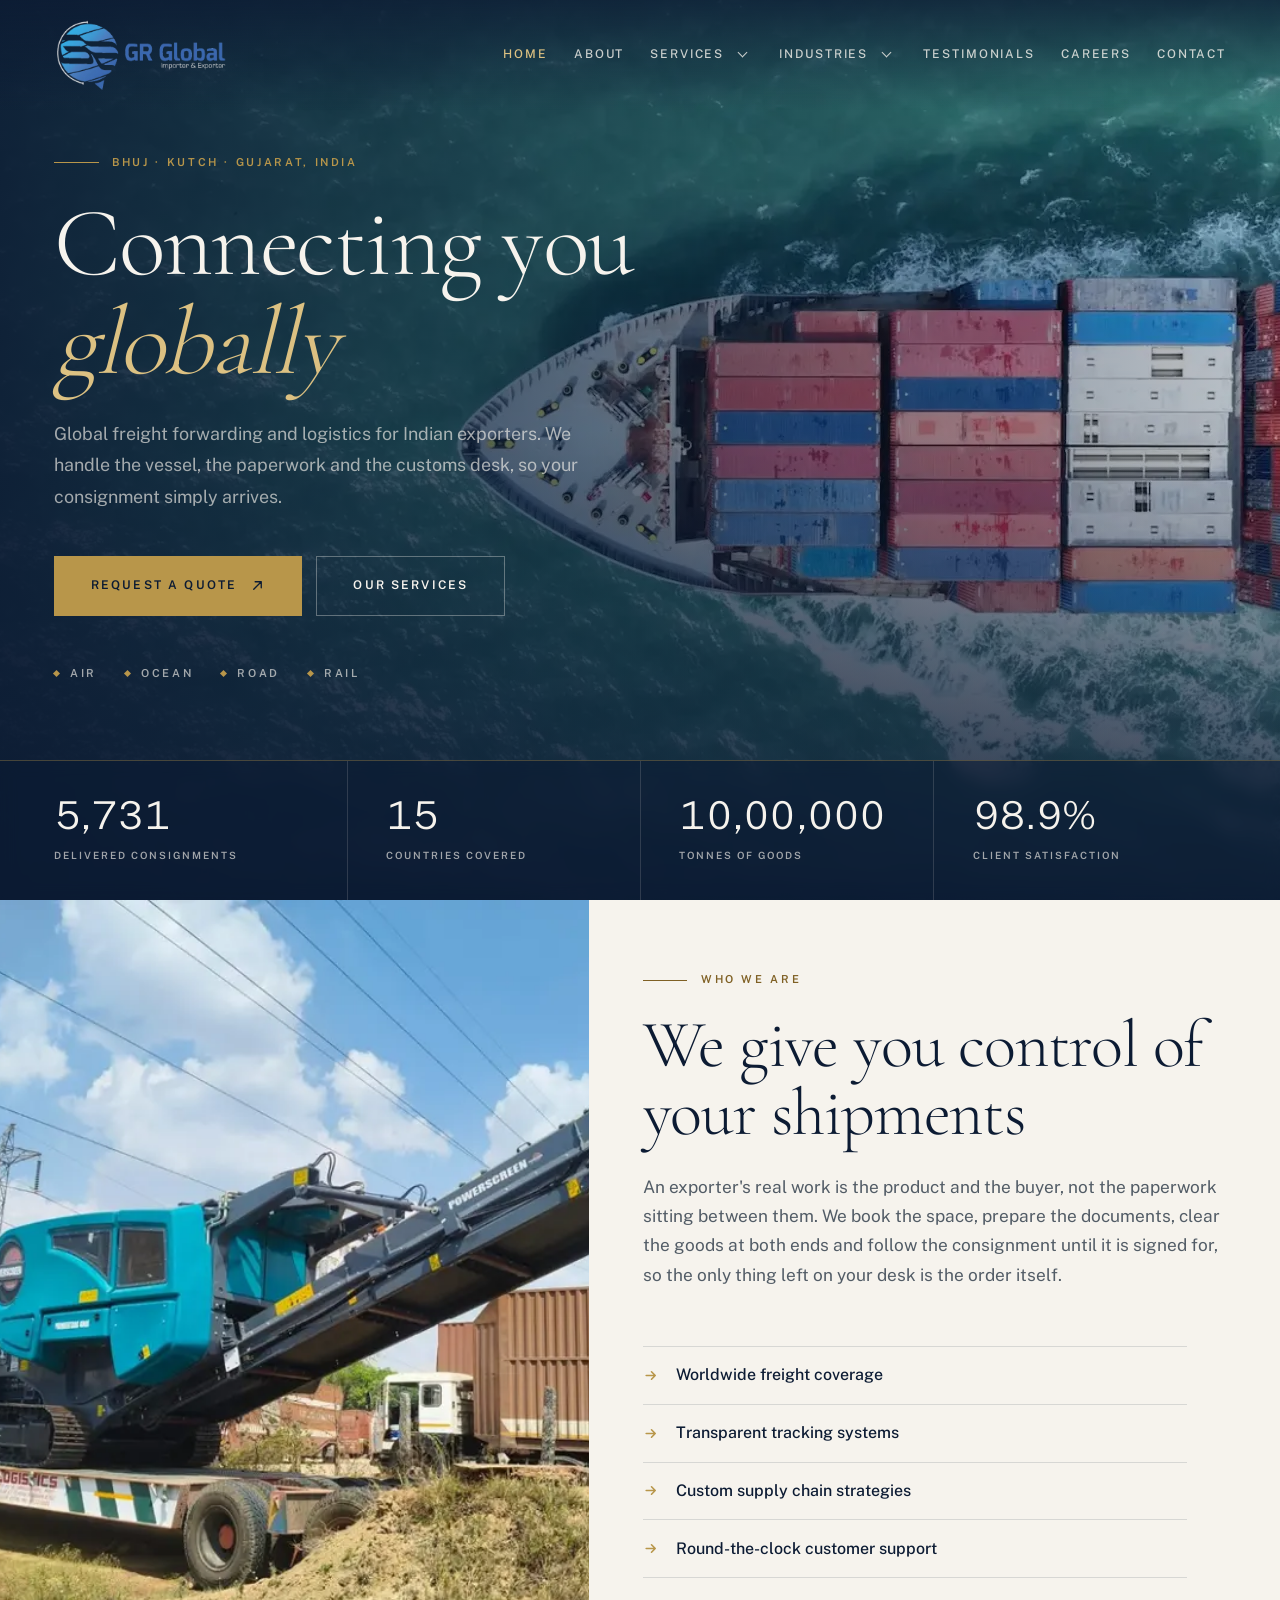
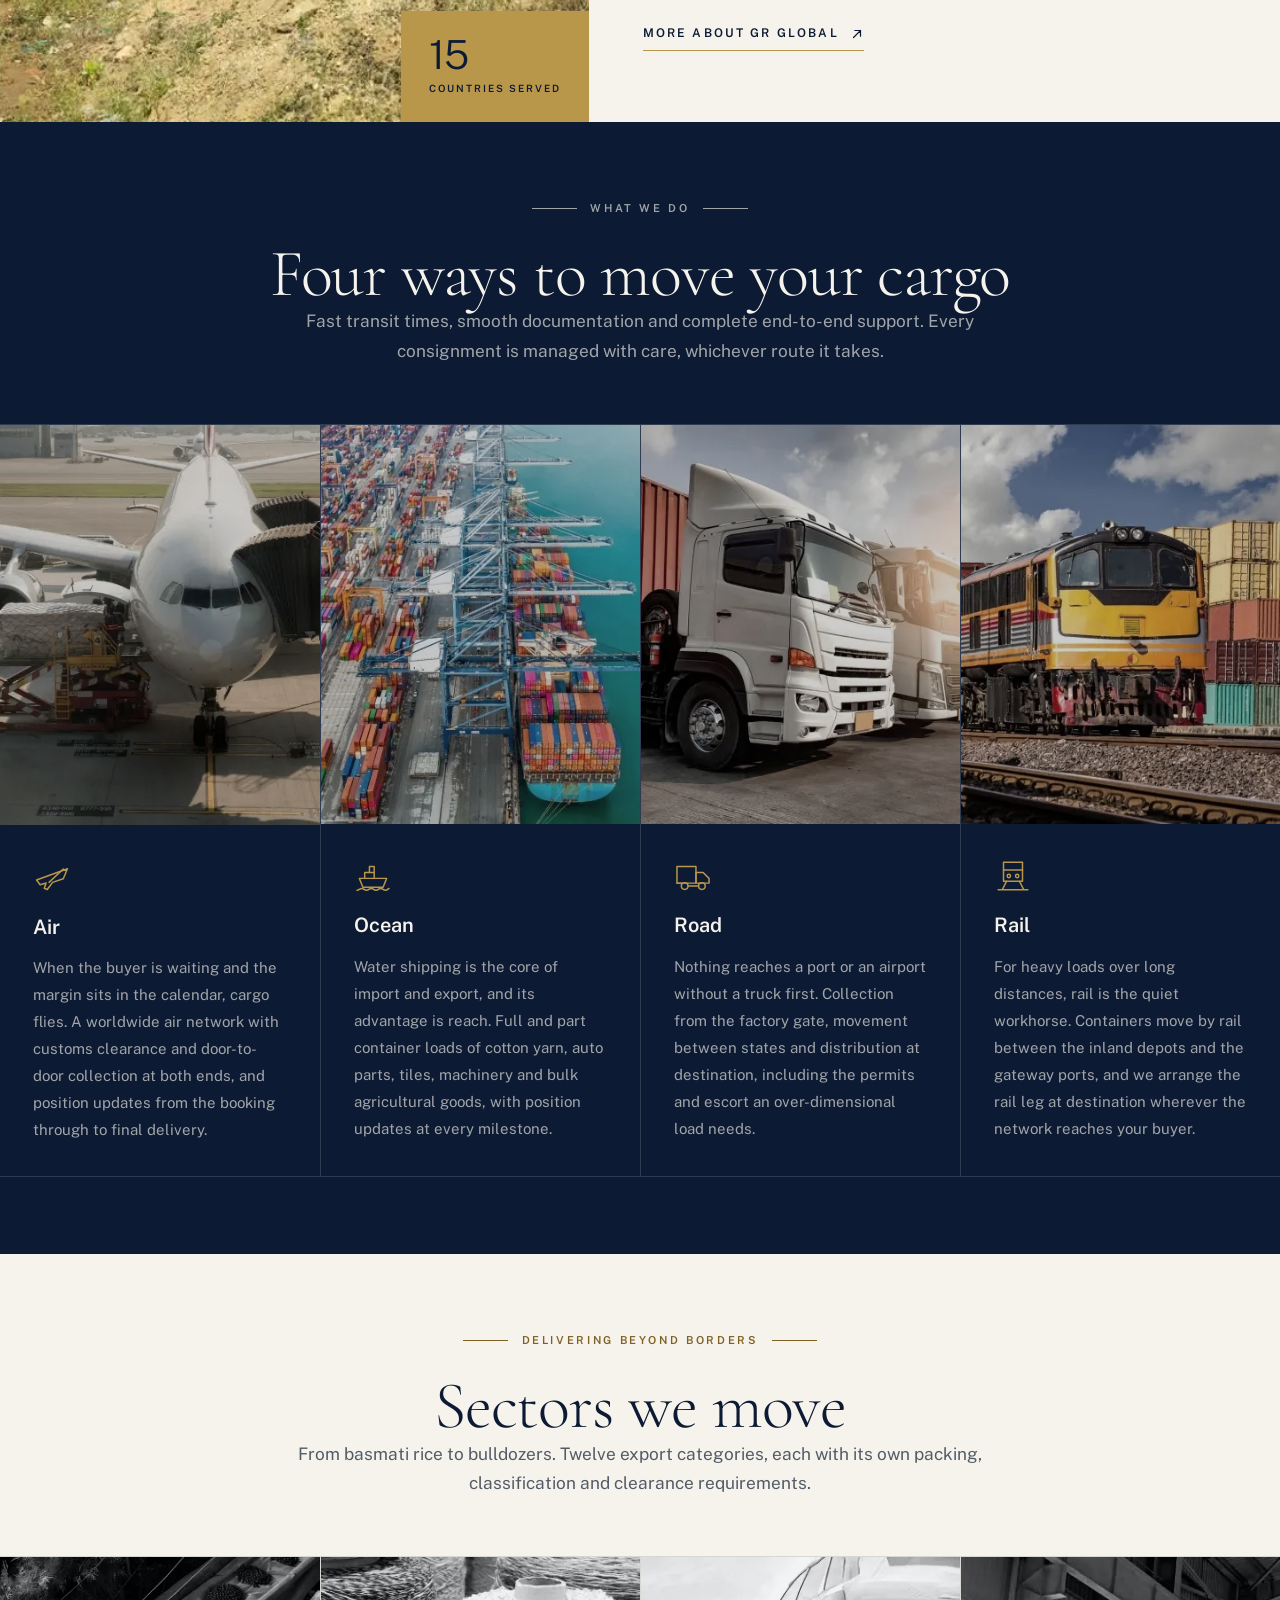
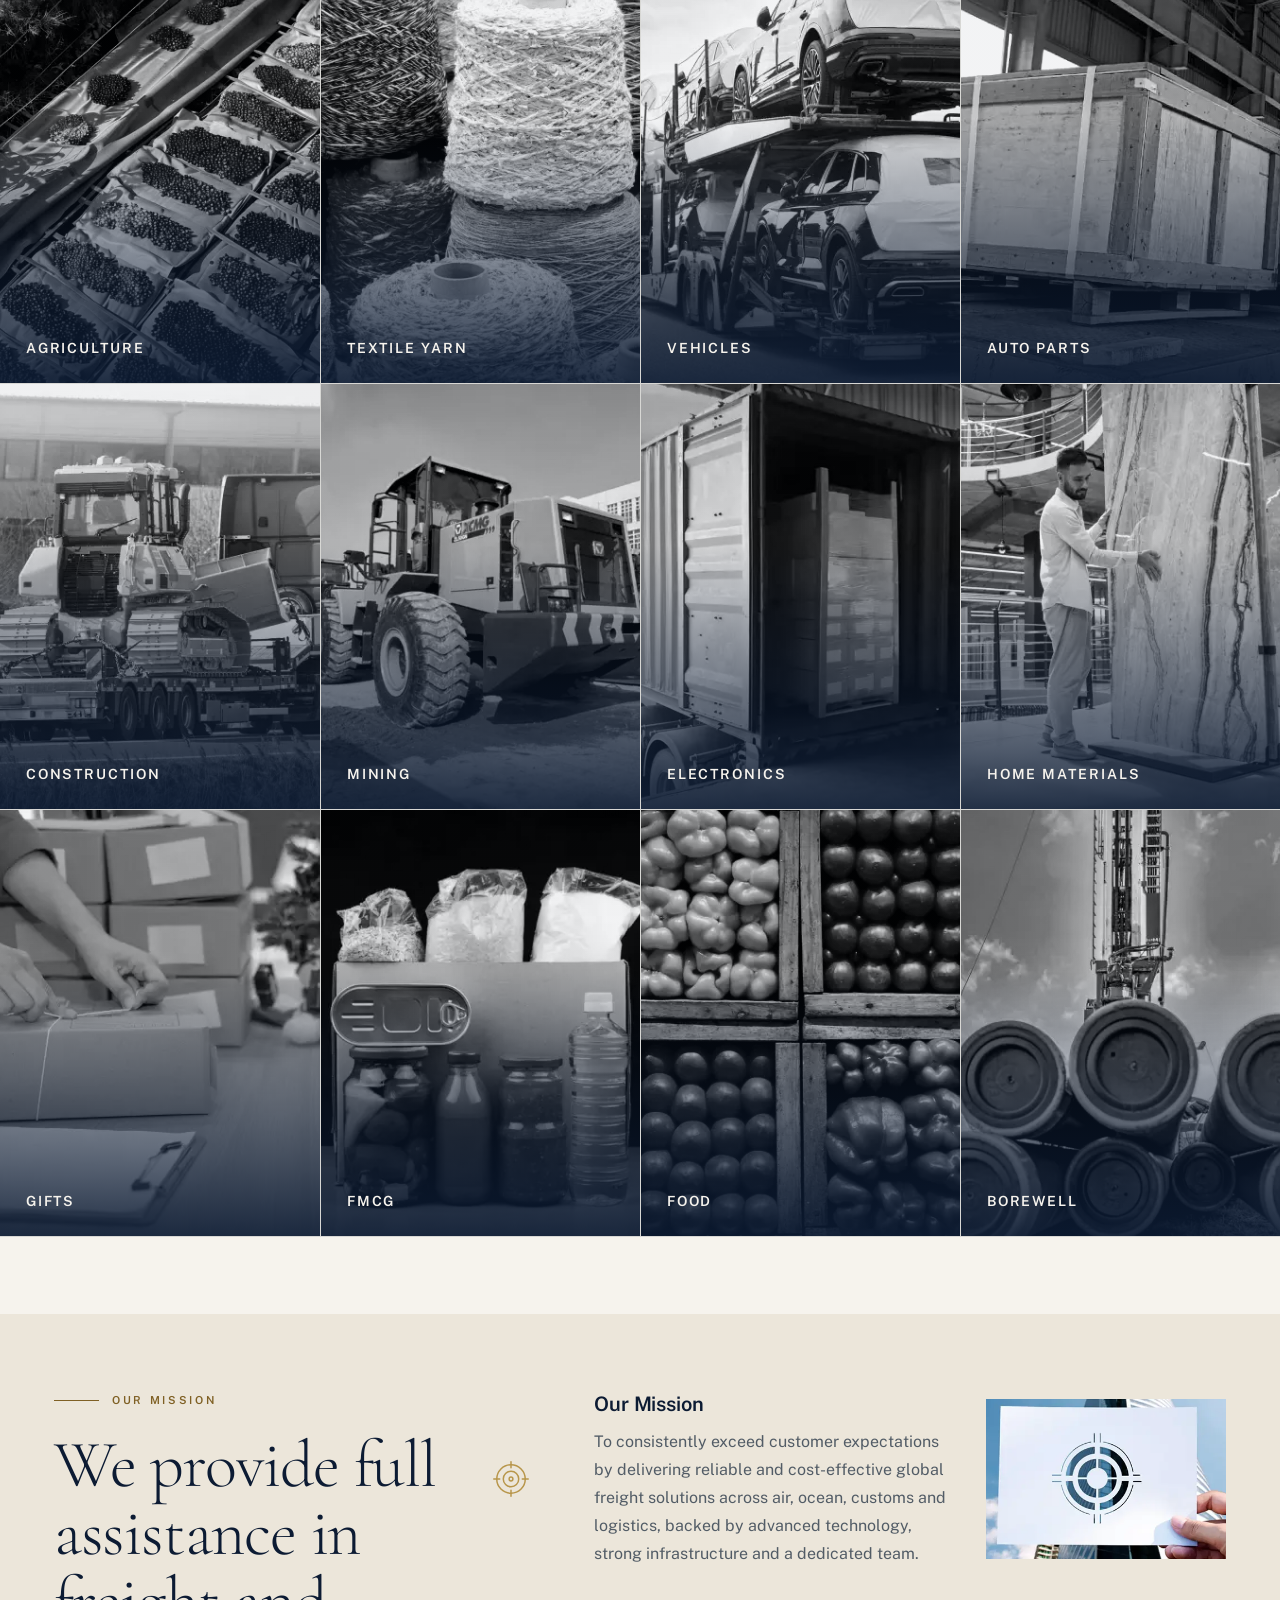
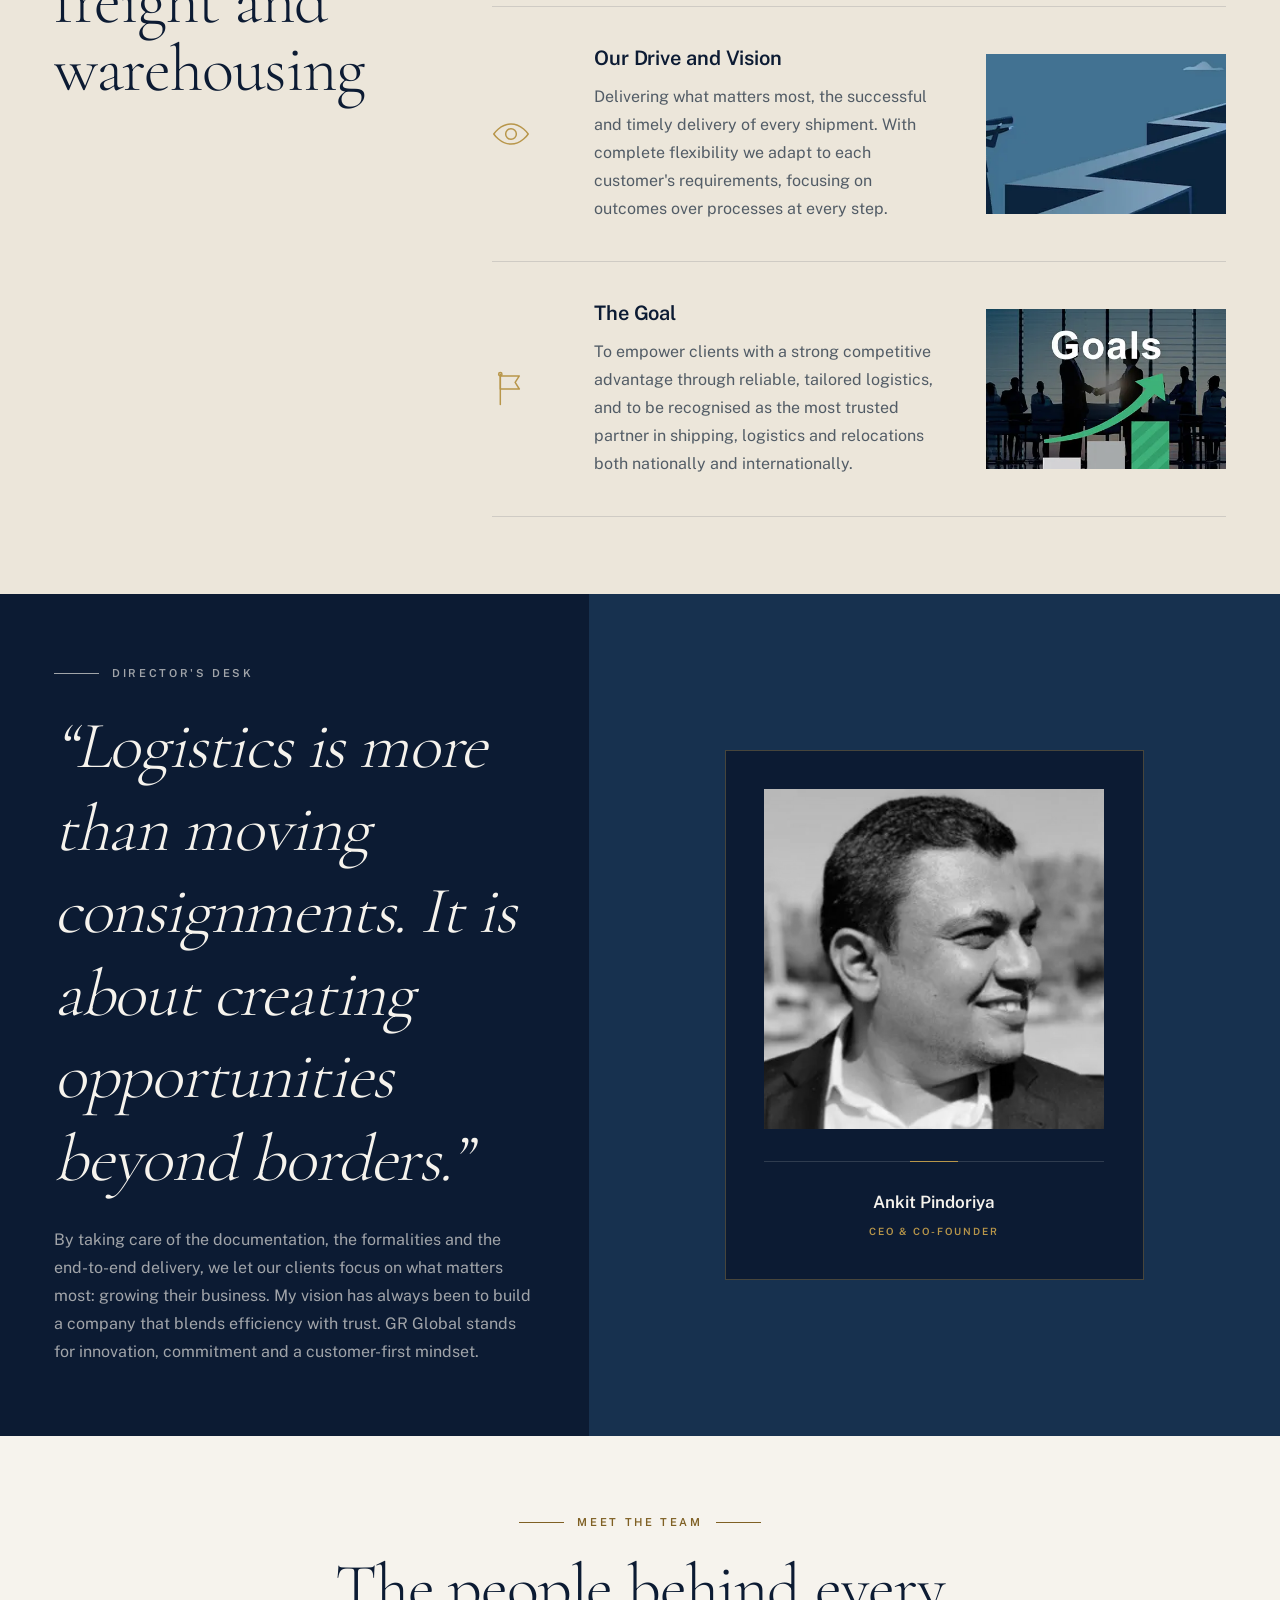
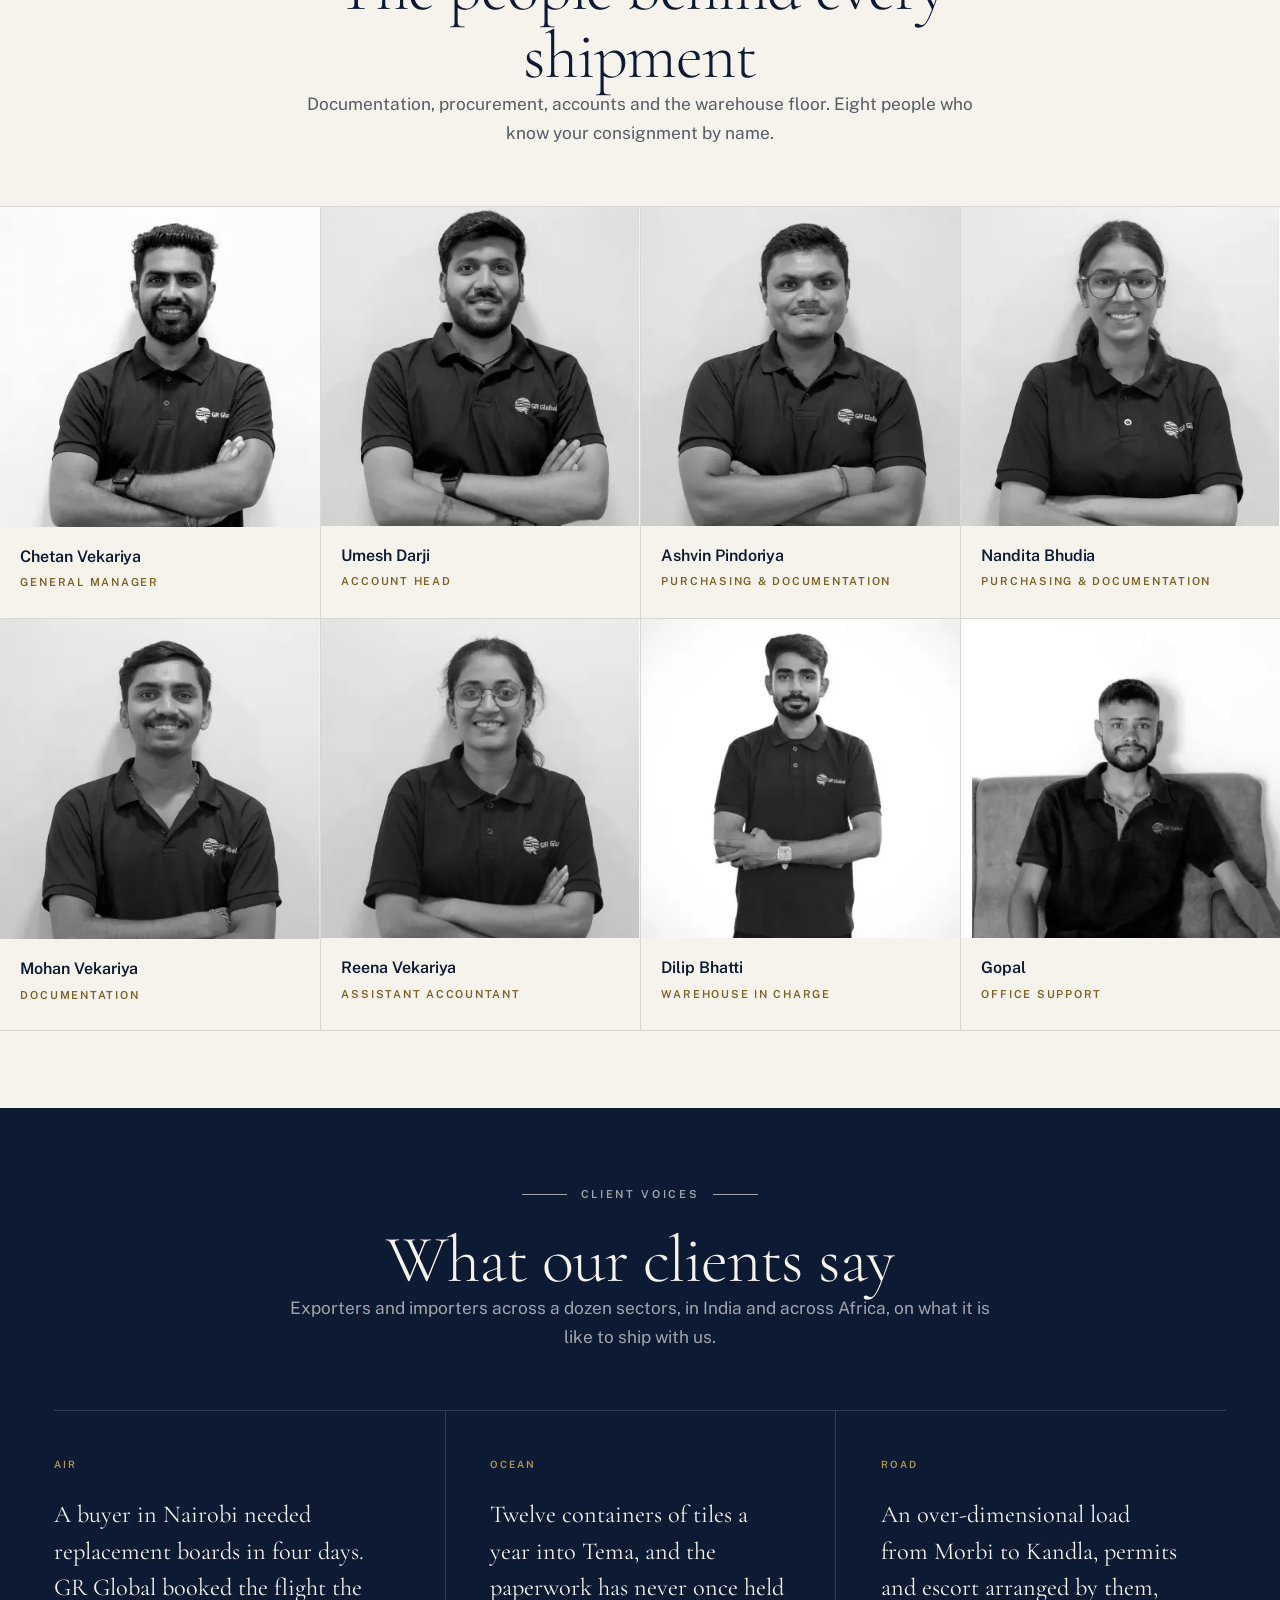
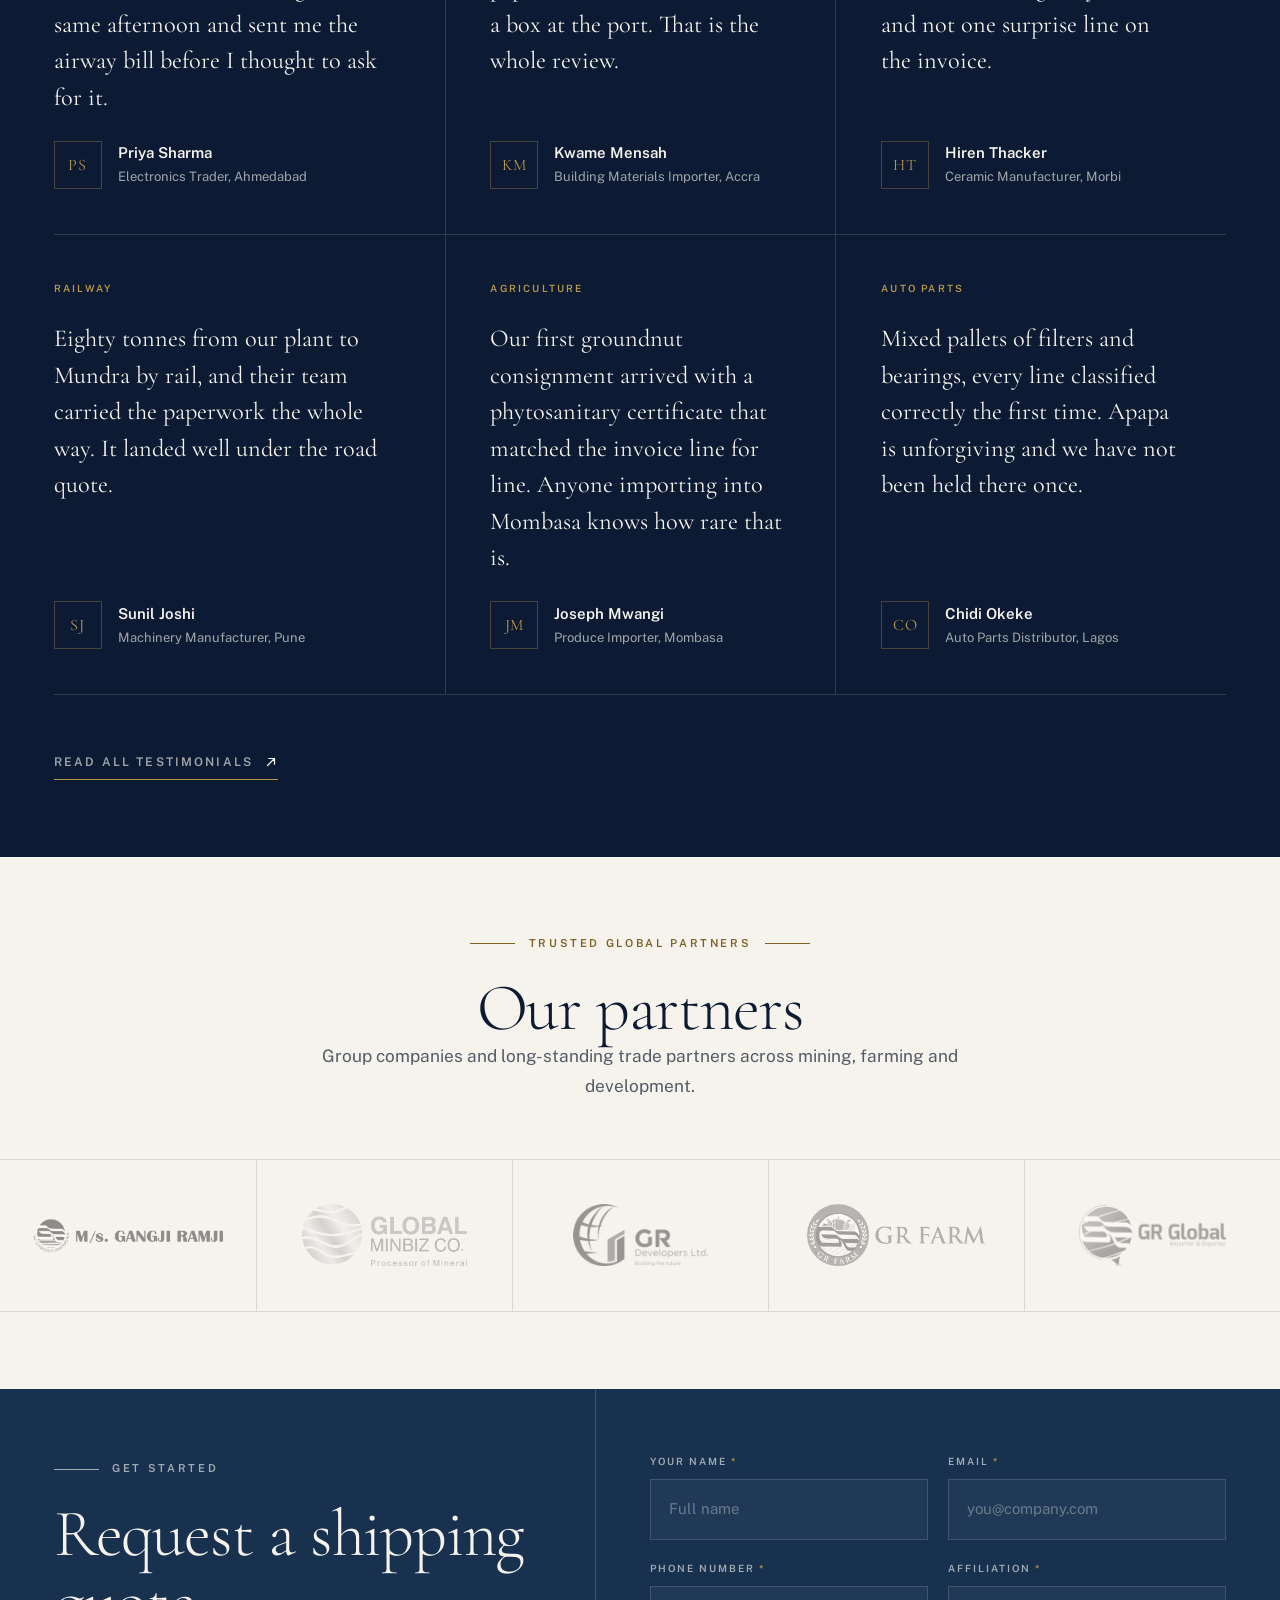
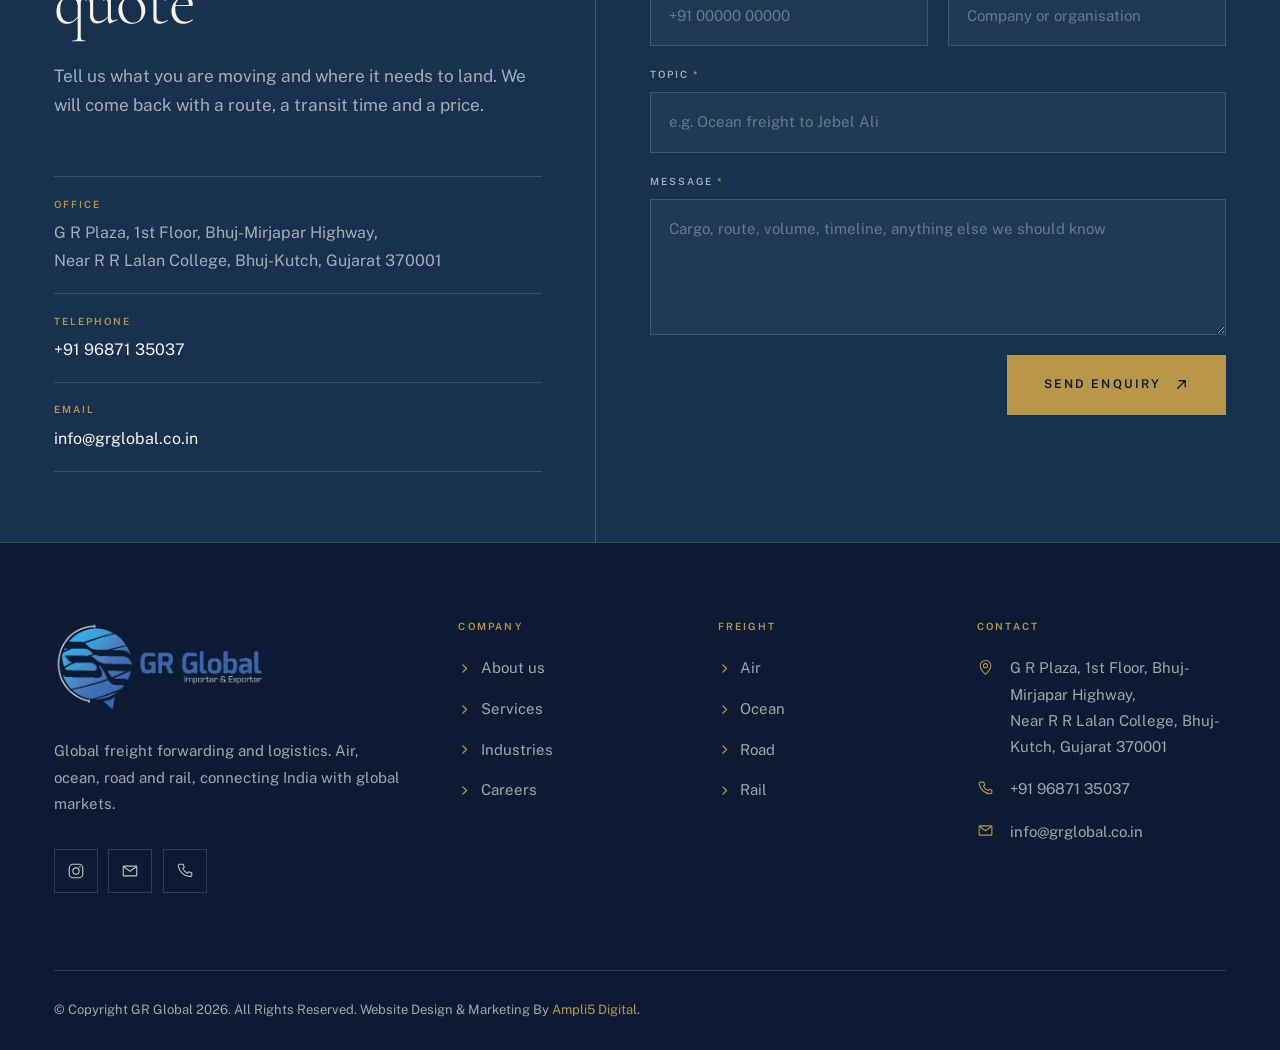
<file: index.html>
<!doctype html>
<html lang="en">
<head>
<meta charset="utf-8">
<meta name="viewport" content="width=device-width, initial-scale=1">

<!-- Google Tag Manager -->
<script>(function(w,d,s,l,i){w[l]=w[l]||[];w[l].push({'gtm.start':
new Date().getTime(),event:'gtm.js'});var f=d.getElementsByTagName(s)[0],
j=d.createElement(s),dl=l!='dataLayer'?'&l='+l:'';j.async=true;j.src=
'https://www.googletagmanager.com/gtm.js?id='+i+dl;f.parentNode.insertBefore(j,f);
})(window,document,'script','dataLayer','GTM-KFMJKBCN');</script>
<!-- End Google Tag Manager -->

<title>GR Global | Freight Forwarding &amp; Export Logistics from Bhuj, Gujarat</title>
<meta name="description" content="GR Global moves air, ocean, road and rail freight from Bhuj, Kutch to 15 countries. Customs clearance, documentation and door-to-door delivery for exporters across agriculture, textiles, machinery and auto parts.">
<link rel="canonical" href="https://grglobal.co.in/">

<meta name="theme-color" content="#0C1B33">
<meta name="robots" content="index, follow, max-snippet:-1, max-image-preview:large, max-video-preview:-1">

<meta property="og:type" content="website">
<meta property="og:site_name" content="GR Global">
<meta property="og:locale" content="en_IN">
<meta property="og:url" content="https://grglobal.co.in/">
<meta property="og:title" content="GR Global | Freight Forwarding &amp; Export Logistics">
<meta property="og:description" content="Air, ocean, road and rail freight from Bhuj, Kutch to 15 countries. Customs, documentation and door-to-door delivery for Indian exporters.">
<meta property="og:image" content="https://grglobal.co.in/img/hero-1600.webp">
<meta property="og:image:width" content="1600">
<meta property="og:image:height" content="900">
<meta property="og:image:alt" content="Aerial view of a loaded container ship under way at sea">
<meta name="twitter:card" content="summary_large_image">

<link rel="icon" href="/favicon.ico" sizes="32x32">
<link rel="icon" type="image/png" sizes="32x32" href="/favicon-32x32.png">
<link rel="icon" type="image/png" sizes="16x16" href="/favicon-16x16.png">
<link rel="apple-touch-icon" sizes="180x180" href="/apple-touch-icon.png">
<meta name="apple-mobile-web-app-title" content="GR Global">
<link rel="manifest" href="/site.webmanifest">

<link rel="preload" href="fonts/publicsans-var.woff2" as="font" type="font/woff2" crossorigin>
<link rel="preload" href="fonts/cormorant-var.woff2" as="font" type="font/woff2" crossorigin>
<link rel="preload" as="image" href="img/hero-1600.webp" imagesrcset="img/hero-960.webp 960w, img/hero-1600.webp 1600w" imagesizes="100vw" fetchpriority="high">

<link rel="stylesheet" href="css/style.css">
<script src="js/main.js" defer></script>

<script type="application/ld+json">
{
  "@context": "https://schema.org",
  "@graph": [
    {
      "@type": ["Organization", "LocalBusiness"],
      "@id": "https://grglobal.co.in/#org",
      "name": "GR Global",
      "alternateName": "G R Global Importer & Exporter",
      "url": "https://grglobal.co.in/",
      "logo": { "@id": "https://grglobal.co.in/#logo" },
      "image": { "@id": "https://grglobal.co.in/#hero" },
      "description": "Freight forwarding and export logistics company handling air, ocean, road and rail shipments from Bhuj, Kutch, Gujarat to global markets.",
      "slogan": "Connecting you globally",
      "email": "info@grglobal.co.in",
      "telephone": "+91-96871-35037",
      "address": {
        "@type": "PostalAddress",
        "streetAddress": "G R Plaza, 1st Floor, Bhuj-Mirjapar Highway, Near R R Lalan College",
        "addressLocality": "Bhuj",
        "addressRegion": "Gujarat",
        "postalCode": "370001",
        "addressCountry": "IN"
      },
      "areaServed": { "@type": "Place", "name": "Worldwide" },
      "knowsAbout": [
        "Freight forwarding",
        "Air freight",
        "Ocean freight",
        "Road freight",
        "Rail freight",
        "Customs clearance",
        "Export documentation",
        "Warehousing",
        "Supply chain management",
        "Import and export trade"
      ],
      "contactPoint": [
        {
          "@type": "ContactPoint",
          "contactType": "customer service",
          "telephone": "+91-96871-35037",
          "email": "info@grglobal.co.in",
          "availableLanguage": ["English", "Hindi", "Gujarati"],
          "areaServed": "Worldwide"
        },
        {
          "@type": "ContactPoint",
          "contactType": "sales",
          "telephone": "+91-96871-35037",
          "email": "info@grglobal.co.in",
          "availableLanguage": ["English", "Hindi", "Gujarati"],
          "areaServed": "Worldwide"
        }
      ],
      "founder": { "@id": "https://grglobal.co.in/#ankit-pindoriya" },
      "employee": [
        { "@id": "https://grglobal.co.in/#ankit-pindoriya" },
        { "@type": "Person", "name": "Chetan Vekariya", "jobTitle": "General Manager" },
        { "@type": "Person", "name": "Umesh Darji", "jobTitle": "Account Head" },
        { "@type": "Person", "name": "Ashvin Pindoriya", "jobTitle": "Purchasing & Documentation" },
        { "@type": "Person", "name": "Nandita Bhudia", "jobTitle": "Purchasing & Documentation" },
        { "@type": "Person", "name": "Mohan Vekariya", "jobTitle": "Documentation" },
        { "@type": "Person", "name": "Reena Vekariya", "jobTitle": "Assistant Accountant" },
        { "@type": "Person", "name": "Dilip Bhatti", "jobTitle": "Warehouse In Charge" },
        { "@type": "Person", "name": "Gopal", "jobTitle": "Office Support" }
      ],
      "hasOfferCatalog": { "@id": "https://grglobal.co.in/#freight-services" },
      "sameAs": ["https://www.instagram.com/g_r_global/"]
    },
    {
      "@type": "Person",
      "@id": "https://grglobal.co.in/#ankit-pindoriya",
      "name": "Ankit Pindoriya",
      "jobTitle": "CEO & Co-Founder",
      "image": "https://grglobal.co.in/img/director.webp",
      "worksFor": { "@id": "https://grglobal.co.in/#org" }
    },
    {
      "@type": "ImageObject",
      "@id": "https://grglobal.co.in/#logo",
      "url": "https://grglobal.co.in/img/logo.webp",
      "contentUrl": "https://grglobal.co.in/img/logo.webp",
      "width": 480,
      "height": 206,
      "caption": "GR Global"
    },
    {
      "@type": "ImageObject",
      "@id": "https://grglobal.co.in/#hero",
      "url": "https://grglobal.co.in/img/hero-1600.webp",
      "contentUrl": "https://grglobal.co.in/img/hero-1600.webp",
      "width": 1600,
      "height": 900,
      "caption": "Aerial view of a loaded container ship under way at sea"
    },
    {
      "@type": "OfferCatalog",
      "@id": "https://grglobal.co.in/#freight-services",
      "name": "Freight and logistics services",
      "itemListElement": [
        { "@type": "Offer", "itemOffered": { "@id": "https://grglobal.co.in/#air-freight" } },
        { "@type": "Offer", "itemOffered": { "@id": "https://grglobal.co.in/#ocean-freight" } },
        { "@type": "Offer", "itemOffered": { "@id": "https://grglobal.co.in/#road-freight" } },
        { "@type": "Offer", "itemOffered": { "@id": "https://grglobal.co.in/#rail-freight" } }
      ]
    },
    {
      "@type": "Service",
      "@id": "https://grglobal.co.in/#air-freight",
      "name": "Air Freight",
      "serviceType": "Air freight forwarding",
      "description": "Worldwide air network providing cost-effective, rapid delivery with customs clearance, door-to-door transport and advanced tracking.",
      "provider": { "@id": "https://grglobal.co.in/#org" },
      "areaServed": { "@type": "Place", "name": "Worldwide" },
      "url": "https://grglobal.co.in/service.html"
    },
    {
      "@type": "Service",
      "@id": "https://grglobal.co.in/#ocean-freight",
      "name": "Ocean Freight",
      "serviceType": "Ocean freight forwarding",
      "description": "Full and part container loads and bulk sea freight for cotton yarn, auto parts, tiles, machinery and agricultural commodities, with position updates at every milestone.",
      "provider": { "@id": "https://grglobal.co.in/#org" },
      "areaServed": { "@type": "Place", "name": "Worldwide" },
      "url": "https://grglobal.co.in/service.html"
    },
    {
      "@type": "Service",
      "@id": "https://grglobal.co.in/#road-freight",
      "name": "Road Freight",
      "serviceType": "Road freight and trucking",
      "description": "Factory collection, inter-state movement and destination distribution by road, including permits and escort arrangements for over-dimensional loads.",
      "provider": { "@id": "https://grglobal.co.in/#org" },
      "areaServed": { "@type": "Place", "name": "Worldwide" },
      "url": "https://grglobal.co.in/service.html"
    },
    {
      "@type": "Service",
      "@id": "https://grglobal.co.in/#rail-freight",
      "name": "Rail Freight",
      "serviceType": "Rail freight forwarding",
      "description": "Container rail freight between inland container depots and the gateway ports, with the destination rail leg arranged where the network reaches the buyer.",
      "provider": { "@id": "https://grglobal.co.in/#org" },
      "areaServed": { "@type": "Place", "name": "Worldwide" },
      "url": "https://grglobal.co.in/service.html"
    },
    {
      "@type": "WebSite",
      "@id": "https://grglobal.co.in/#website",
      "url": "https://grglobal.co.in/",
      "name": "GR Global",
      "inLanguage": "en-IN",
      "publisher": { "@id": "https://grglobal.co.in/#org" }
    },
    {
      "@type": "WebPage",
      "@id": "https://grglobal.co.in/#webpage",
      "url": "https://grglobal.co.in/",
      "name": "GR Global | Freight Forwarding & Export Logistics from Bhuj, Gujarat",
      "description": "GR Global moves air, ocean, road and rail freight from Bhuj, Kutch to 15 countries. Customs clearance, documentation and door-to-door delivery for exporters across agriculture, textiles, machinery and auto parts.",
      "inLanguage": "en-IN",
      "isPartOf": { "@id": "https://grglobal.co.in/#website" },
      "about": { "@id": "https://grglobal.co.in/#org" },
      "primaryImageOfPage": { "@id": "https://grglobal.co.in/#hero" }
    }
  ]
}
</script>
</head>
<body>

<!-- Google Tag Manager (noscript) -->
<noscript><iframe src="https://www.googletagmanager.com/ns.html?id=GTM-KFMJKBCN"
height="0" width="0" style="display:none;visibility:hidden"></iframe></noscript>
<!-- End Google Tag Manager (noscript) -->

<a class="skip" href="#main">Skip to content</a>

<header class="site-header">
  <div class="shell">
    <a class="brand" href="index.html" aria-label="GR Global home">
      <img src="img/logo-onblue.webp" width="480" height="206" alt="GR Global, importer and exporter">
    </a>

    <nav class="nav" id="primary-nav" aria-label="Primary">
      <a href="index.html" aria-current="page">Home</a>
      <a href="about.html">About</a>

      <div class="nav__item has-mega">
        <a class="nav__toggle" href="service.html">Services</a>
        <button class="nav__more" type="button" aria-expanded="false" aria-controls="mega-services" aria-label="Show freight services menu"><span class="nav__caret" aria-hidden="true"></span></button>

        <div class="mega" id="mega-services">
          <div class="shell mega__inner">
            <div class="mega__lead">
              <p class="eyebrow">What we do</p>
              <h2>Four ways to move your cargo</h2>
              <p>Air, ocean, road and rail, with customs clearance and documentation handled by the same team.</p>
              <p><a class="textlink" href="service.html">All services <img class="ico" src="icons/arrow-light.svg" width="16" height="16" alt=""></a></p>
            </div>

            <ul class="mega__cards">
              <li><a href="service.html#air">
                <img class="mega__shot" src="img/svc-air.webp" width="395" height="450" loading="lazy" decoding="async" alt="">
                <b><img class="ico" src="icons/mode-air.svg" width="32" height="32" alt="" loading="lazy">Air</b>
                <small>Rapid delivery when the buyer is waiting</small>
              </a></li>
              <li><a href="service.html#ocean">
                <img class="mega__shot" src="img/svc-ocean.webp" width="395" height="450" loading="lazy" decoding="async" alt="">
                <b><img class="ico" src="icons/mode-ocean.svg" width="32" height="32" alt="" loading="lazy">Ocean</b>
                <small>Full and part container loads worldwide</small>
              </a></li>
              <li><a href="service.html#road">
                <img class="mega__shot" src="img/svc-road.webp" width="395" height="450" loading="lazy" decoding="async" alt="">
                <b><img class="ico" src="icons/mode-road.svg" width="32" height="32" alt="" loading="lazy">Road</b>
                <small>Factory collection to final delivery</small>
              </a></li>
              <li><a href="service.html#rail">
                <img class="mega__shot" src="img/svc-rail.webp" width="395" height="450" loading="lazy" decoding="async" alt="">
                <b><img class="ico" src="icons/mode-rail.svg" width="32" height="32" alt="" loading="lazy">Rail</b>
                <small>Heavy loads over long distances</small>
              </a></li>
            </ul>
          </div>
        </div>
      </div>

      <div class="nav__item has-mega">
        <a class="nav__toggle" href="industry.html">Industries</a>
        <button class="nav__more" type="button" aria-expanded="false" aria-controls="mega-industries" aria-label="Show industries menu"><span class="nav__caret" aria-hidden="true"></span></button>

        <div class="mega" id="mega-industries">
          <div class="shell mega__inner">
            <div class="mega__lead">
              <p class="eyebrow">Delivering beyond borders</p>
              <h2>Twelve export sectors</h2>
              <p>Each one carries its own packing rules, classification and clearance requirements.</p>
              <p><a class="textlink" href="industry.html">All industries <img class="ico" src="icons/arrow-light.svg" width="16" height="16" alt=""></a></p>
            </div>

            <ul class="mega__list">
              <li><a href="industry.html#agriculture"><img src="img/ind-agriculture.webp" width="395" height="450" loading="lazy" decoding="async" alt=""><span>Agriculture</span></a></li>
              <li><a href="industry.html#textile"><img src="img/ind-textile.webp" width="395" height="450" loading="lazy" decoding="async" alt=""><span>Textile Yarn</span></a></li>
              <li><a href="industry.html#vehicles"><img src="img/ind-vehicles.webp" width="395" height="450" loading="lazy" decoding="async" alt=""><span>Vehicles</span></a></li>
              <li><a href="industry.html#autoparts"><img src="img/ind-autoparts.webp" width="400" height="455" loading="lazy" decoding="async" alt=""><span>Auto Parts</span></a></li>
              <li><a href="industry.html#construction"><img src="img/ind-construction.webp" width="395" height="450" loading="lazy" decoding="async" alt=""><span>Construction</span></a></li>
              <li><a href="industry.html#mining"><img src="img/ind-mining.webp" width="395" height="450" loading="lazy" decoding="async" alt=""><span>Mining</span></a></li>
              <li><a href="industry.html#electronics"><img src="img/ind-electronics.webp" width="395" height="450" loading="lazy" decoding="async" alt=""><span>Electronics</span></a></li>
              <li><a href="industry.html#home"><img src="img/ind-home.webp" width="395" height="450" loading="lazy" decoding="async" alt=""><span>Home Materials</span></a></li>
              <li><a href="industry.html#gifts"><img src="img/ind-gifts.webp" width="395" height="450" loading="lazy" decoding="async" alt=""><span>Gifts</span></a></li>
              <li><a href="industry.html#fmcg"><img src="img/ind-fmcg.webp" width="395" height="450" loading="lazy" decoding="async" alt=""><span>FMCG</span></a></li>
              <li><a href="industry.html#food"><img src="img/ind-food.webp" width="395" height="450" loading="lazy" decoding="async" alt=""><span>Food</span></a></li>
              <li><a href="industry.html#borewell"><img src="img/ind-borewell.webp" width="395" height="450" loading="lazy" decoding="async" alt=""><span>Borewell</span></a></li>
            </ul>
          </div>
        </div>
      </div>

      <a href="testimonials.html">Testimonials</a>
      <a href="careers.html">Careers</a>
      <a href="contact.html">Contact</a>
      <a class="btn btn--gold nav-cta" href="#enquiry">Get a quote <img class="ico" src="icons/arrow-light.svg" width="16" height="16" alt=""></a>
    </nav>

    <button class="burger" type="button" aria-expanded="false" aria-controls="primary-nav" aria-label="Menu">
      <span></span><span></span><span></span>
    </button>
  </div>
</header>

<main id="main">

  <!-- ============================================================ hero -->
  <section class="hero">
    <div class="hero__media" data-video="https://video.wixstatic.com/video/84770f_49088a1f70e04e3fbda59a423430f6fb/1080p/mp4/file.mp4">
      <img src="img/hero-1600.webp"
           srcset="img/hero-960.webp 960w, img/hero-1600.webp 1600w"
           sizes="100vw" width="1600" height="900"
           alt="Aerial view of a loaded container ship under way at sea"
           fetchpriority="high" decoding="async">
    </div>

    <div class="hero__inner shell">
      <p class="eyebrow">Bhuj &middot; Kutch &middot; Gujarat, India</p>
      <h1 class="display">Connecting you <em>globally</em></h1>
      <p class="hero__lead">Global freight forwarding and logistics for Indian exporters. We handle the vessel, the paperwork and the customs desk, so your consignment simply arrives.</p>

      <div class="hero__actions">
        <a class="btn btn--gold" href="#enquiry">Request a quote <img class="ico" src="icons/arrow-dark.svg" width="16" height="16" alt=""></a>
        <a class="btn btn--ghost" href="service.html">Our services</a>
      </div>

      <ul class="hero__modes">
        <li>Air</li>
        <li>Ocean</li>
        <li>Road</li>
        <li>Rail</li>
      </ul>
    </div>

    <div class="stats">
      <ol>
        <li>
          <span class="stat__num" data-count="5731">5,731</span>
          <span class="stat__label">Delivered consignments</span>
        </li>
        <li>
          <span class="stat__num" data-count="15">15</span>
          <span class="stat__label">Countries covered</span>
        </li>
        <li>
          <span class="stat__num" data-count="1000000">10,00,000</span>
          <span class="stat__label">Tonnes of goods</span>
        </li>
        <li>
          <span class="stat__num" data-count="98.9" data-decimals="1" data-suffix="%">98.9%</span>
          <span class="stat__label">Client satisfaction</span>
        </li>
      </ol>
    </div>
  </section>

  <!-- =========================================================== intro -->
  <section class="band band--flush split" aria-labelledby="intro-h">
    <figure class="split__media reveal">
      <img src="img/about.webp" width="900" height="690" loading="lazy" decoding="async"
           alt="Heavy construction machinery strapped to a flatbed trailer for export">
      <figcaption class="split__stamp">
        <b>15</b>
        <span>Countries served</span>
      </figcaption>
    </figure>

    <div class="split__body reveal">
      <p class="eyebrow">Who we are</p>
      <h2 class="display" id="intro-h">We give you control of your shipments</h2>
      <p class="lead">An exporter's real work is the product and the buyer, not the paperwork sitting between them. We book the space, prepare the documents, clear the goods at both ends and follow the consignment until it is signed for, so the only thing left on your desk is the order itself.</p>

      <ol class="assurance">
        <li><img class="ico" src="icons/bullet-gold.svg" width="16" height="16" alt="" loading="lazy">Worldwide freight coverage</li>
        <li><img class="ico" src="icons/bullet-gold.svg" width="16" height="16" alt="" loading="lazy">Transparent tracking systems</li>
        <li><img class="ico" src="icons/bullet-gold.svg" width="16" height="16" alt="" loading="lazy">Custom supply chain strategies</li>
        <li><img class="ico" src="icons/bullet-gold.svg" width="16" height="16" alt="" loading="lazy">Round-the-clock customer support</li>
      </ol>

      <p><a class="textlink" href="about.html">More about GR Global <img class="ico" src="icons/arrow-dark.svg" width="16" height="16" alt=""></a></p>
    </div>
  </section>

  <!-- ======================================================== services -->
  <section class="band band--dark" aria-labelledby="services-h">
    <div class="shell band-head band-head--split reveal">
      <div>
        <p class="eyebrow">What we do</p>
        <h2 class="display" id="services-h">Four ways to move your cargo</h2>
      </div>
      <p class="lead">Fast transit times, smooth documentation and complete end-to-end support. Every consignment is managed with care, whichever route it takes.</p>
    </div>

    <div class="filmstrip">
      <article class="service reveal">
        <div class="service__img">
          <img src="img/svc-air.webp" width="395" height="450" loading="lazy" decoding="async" alt="Cargo being loaded into the hold of an aircraft">
        </div>
        <div class="service__body">
          <img class="service__ico" src="icons/mode-air.svg" width="32" height="32" alt="" loading="lazy">
          <h3>Air</h3>
          <p>When the buyer is waiting and the margin sits in the calendar, cargo flies. A worldwide air network with customs clearance and door-to-door collection at both ends, and position updates from the booking through to final delivery.</p>
        </div>
      </article>

      <article class="service reveal">
        <div class="service__img">
          <img src="img/svc-ocean.webp" width="395" height="450" loading="lazy" decoding="async" alt="Container terminal seen from above with gantry cranes at work">
        </div>
        <div class="service__body">
          <img class="service__ico" src="icons/mode-ocean.svg" width="32" height="32" alt="" loading="lazy">
          <h3>Ocean</h3>
          <p>Water shipping is the core of import and export, and its advantage is reach. Full and part container loads of cotton yarn, auto parts, tiles, machinery and bulk agricultural goods, with position updates at every milestone.</p>
        </div>
      </article>

      <article class="service reveal">
        <div class="service__img">
          <img src="img/svc-road.webp" width="395" height="450" loading="lazy" decoding="async" alt="Line of haulage trucks ready for dispatch">
        </div>
        <div class="service__body">
          <img class="service__ico" src="icons/mode-road.svg" width="32" height="32" alt="" loading="lazy">
          <h3>Road</h3>
          <p>Nothing reaches a port or an airport without a truck first. Collection from the factory gate, movement between states and distribution at destination, including the permits and escort an over-dimensional load needs.</p>
        </div>
      </article>

      <article class="service reveal">
        <div class="service__img">
          <img src="img/svc-rail.webp" width="395" height="450" loading="lazy" decoding="async" alt="Freight locomotive hauling stacked shipping containers">
        </div>
        <div class="service__body">
          <img class="service__ico" src="icons/mode-rail.svg" width="32" height="32" alt="" loading="lazy">
          <h3>Rail</h3>
          <p>For heavy loads over long distances, rail is the quiet workhorse. Containers move by rail between the inland depots and the gateway ports, and we arrange the rail leg at destination wherever the network reaches your buyer.</p>
        </div>
      </article>
    </div>
  </section>

  <!-- ====================================================== industries -->
  <section class="band" aria-labelledby="sectors-h">
    <div class="shell band-head band-head--split reveal">
      <div>
        <p class="eyebrow">Delivering beyond borders</p>
        <h2 class="display" id="sectors-h">Sectors we move</h2>
      </div>
      <p class="lead">From basmati rice to bulldozers. Twelve export categories, each with its own packing, classification and clearance requirements.</p>
    </div>

    <div class="mosaic">
      <a class="sector reveal" href="industry.html">
        <img src="img/ind-agriculture.webp" width="395" height="450" loading="lazy" decoding="async" alt="Graded spices moving along a sorting line">
        <div class="sector__label"><h3>Agriculture</h3></div>
      </a>
      <a class="sector reveal" href="industry.html">
        <img src="img/ind-textile.webp" width="395" height="450" loading="lazy" decoding="async" alt="Cones of dyed textile yarn">
        <div class="sector__label"><h3>Textile Yarn</h3></div>
      </a>
      <a class="sector reveal" href="industry.html">
        <img src="img/ind-vehicles.webp" width="395" height="450" loading="lazy" decoding="async" alt="Cars loaded onto a vehicle carrier for export">
        <div class="sector__label"><h3>Vehicles</h3></div>
      </a>
      <a class="sector reveal" href="industry.html">
        <img src="img/ind-autoparts.webp" width="400" height="455" loading="lazy" decoding="async" alt="Crated automotive components ready for shipping">
        <div class="sector__label"><h3>Auto Parts</h3></div>
      </a>
      <a class="sector reveal" href="industry.html">
        <img src="img/ind-construction.webp" width="395" height="450" loading="lazy" decoding="async" alt="Construction machinery secured on a transport trailer">
        <div class="sector__label"><h3>Construction</h3></div>
      </a>
      <a class="sector reveal" href="industry.html">
        <img src="img/ind-mining.webp" width="395" height="450" loading="lazy" decoding="async" alt="Wheeled mining loader prepared for transport">
        <div class="sector__label"><h3>Mining</h3></div>
      </a>
      <a class="sector reveal" href="industry.html">
        <img src="img/ind-electronics.webp" width="395" height="450" loading="lazy" decoding="async" alt="Packaged electronics stacked inside a container">
        <div class="sector__label"><h3>Electronics</h3></div>
      </a>
      <a class="sector reveal" href="industry.html">
        <img src="img/ind-home.webp" width="395" height="450" loading="lazy" decoding="async" alt="Polished stone slabs in a showroom">
        <div class="sector__label"><h3>Home Materials</h3></div>
      </a>
      <a class="sector reveal" href="industry.html">
        <img src="img/ind-gifts.webp" width="395" height="450" loading="lazy" decoding="async" alt="Gift boxes being tied and packed">
        <div class="sector__label"><h3>Gifts</h3></div>
      </a>
      <a class="sector reveal" href="industry.html">
        <img src="img/ind-fmcg.webp" width="395" height="450" loading="lazy" decoding="async" alt="Packaged grocery goods and bottled products">
        <div class="sector__label"><h3>FMCG</h3></div>
      </a>
      <a class="sector reveal" href="industry.html">
        <img src="img/ind-food.webp" width="395" height="450" loading="lazy" decoding="async" alt="Crates of fresh produce sorted for export">
        <div class="sector__label"><h3>Food</h3></div>
      </a>
      <a class="sector reveal" href="industry.html">
        <img src="img/ind-borewell.webp" width="395" height="450" loading="lazy" decoding="async" alt="Stacked borewell pipe ends">
        <div class="sector__label"><h3>Borewell</h3></div>
      </a>
    </div>
  </section>

  <!-- ========================================================= pillars -->
  <section class="band band--sink" aria-labelledby="pillars-h">
    <div class="shell ledger">
      <div class="ledger__title reveal">
        <p class="eyebrow">Our mission</p>
        <h2 class="display" id="pillars-h">We provide full assistance in freight and warehousing</h2>
      </div>

      <div class="ledger__list">
        <article class="entry reveal">
          <img class="entry__ico" src="icons/pillar-mission.svg" width="32" height="32" alt="" loading="lazy">
          <div>
            <h3>Our Mission</h3>
            <p>To consistently exceed customer expectations by delivering reliable and cost-effective global freight solutions across air, ocean, customs and logistics, backed by advanced technology, strong infrastructure and a dedicated team.</p>
          </div>
          <figure class="entry__thumb">
            <img src="img/mission.webp" width="738" height="286" loading="lazy" decoding="async" alt="A hand holding a card printed with a target symbol">
          </figure>
        </article>

        <article class="entry reveal">
          <img class="entry__ico" src="icons/pillar-vision.svg" width="32" height="32" alt="" loading="lazy">
          <div>
            <h3>Our Drive and Vision</h3>
            <p>Delivering what matters most, the successful and timely delivery of every shipment. With complete flexibility we adapt to each customer's requirements, focusing on outcomes over processes at every step.</p>
          </div>
          <figure class="entry__thumb">
            <img src="img/vision.webp" width="738" height="286" loading="lazy" decoding="async" alt="Illustration of a figure looking through a telescope towards a distant flag">
          </figure>
        </article>

        <article class="entry reveal">
          <img class="entry__ico" src="icons/pillar-goal.svg" width="32" height="32" alt="" loading="lazy">
          <div>
            <h3>The Goal</h3>
            <p>To empower clients with a strong competitive advantage through reliable, tailored logistics, and to be recognised as the most trusted partner in shipping, logistics and relocations both nationally and internationally.</p>
          </div>
          <figure class="entry__thumb">
            <img src="img/goal.webp" width="738" height="285" loading="lazy" decoding="async" alt="Business team meeting with a rising performance graph">
          </figure>
        </article>
      </div>
    </div>
  </section>

  <!-- ======================================================== director -->
  <section class="band band--flush band--dark split split--flip director" aria-labelledby="director-h">
    <div class="director__portrait split__media reveal">
      <figure class="director__plate">
        <img src="img/director.webp" width="397" height="355" loading="lazy" decoding="async" alt="Ankit Pindoriya, Chief Executive Officer of GR Global">
        <figcaption>
          <strong>Ankit Pindoriya</strong>
          <span>CEO &amp; Co-Founder</span>
        </figcaption>
      </figure>
    </div>

    <div class="split__body reveal">
      <p class="eyebrow">Director&#39;s desk</p>
      <h2 class="display display--quote" id="director-h">&ldquo;Logistics is more than moving consignments. It is about creating opportunities beyond borders.&rdquo;</h2>
      <p class="director__note">By taking care of the documentation, the formalities and the end-to-end delivery, we let our clients focus on what matters most: growing their business. My vision has always been to build a company that blends efficiency with trust. GR Global stands for innovation, commitment and a customer-first mindset.</p>
    </div>
  </section>

  <!-- ============================================================ team -->
  <section class="band" aria-labelledby="team-h">
    <div class="shell band-head band-head--split reveal">
      <div>
        <p class="eyebrow">Meet the team</p>
        <h2 class="display" id="team-h">The people behind every shipment</h2>
      </div>
      <p class="lead">Documentation, procurement, accounts and the warehouse floor. Eight people who know your consignment by name.</p>
    </div>

    <div class="roster">
      <figure class="reveal">
        <img src="img/team-chetan-vekariya.webp" width="400" height="400" loading="lazy" decoding="async" alt="Chetan Vekariya">
        <figcaption><h3>Chetan Vekariya</h3><p>General Manager</p></figcaption>
      </figure>
      <figure class="reveal">
        <img src="img/team-umesh-darji.webp" width="400" height="400" loading="lazy" decoding="async" alt="Umesh Darji">
        <figcaption><h3>Umesh Darji</h3><p>Account Head</p></figcaption>
      </figure>
      <figure class="reveal">
        <img src="img/team-ashvin-pindoriya.webp" width="400" height="400" loading="lazy" decoding="async" alt="Ashvin Pindoriya">
        <figcaption><h3>Ashvin Pindoriya</h3><p>Purchasing &amp; Documentation</p></figcaption>
      </figure>
      <figure class="reveal">
        <img src="img/team-nandita-bhudia.webp" width="400" height="400" loading="lazy" decoding="async" alt="Nandita Bhudia">
        <figcaption><h3>Nandita Bhudia</h3><p>Purchasing &amp; Documentation</p></figcaption>
      </figure>
      <figure class="reveal">
        <img src="img/team-mohan-vekariya.webp" width="400" height="400" loading="lazy" decoding="async" alt="Mohan Vekariya">
        <figcaption><h3>Mohan Vekariya</h3><p>Documentation</p></figcaption>
      </figure>
      <figure class="reveal">
        <img src="img/team-reena-vekariya.webp" width="400" height="400" loading="lazy" decoding="async" alt="Reena Vekariya">
        <figcaption><h3>Reena Vekariya</h3><p>Assistant Accountant</p></figcaption>
      </figure>
      <figure class="reveal">
        <img src="img/team-dilip-bhatti.webp" width="400" height="400" loading="lazy" decoding="async" alt="Dilip Bhatti">
        <figcaption><h3>Dilip Bhatti</h3><p>Warehouse In Charge</p></figcaption>
      </figure>
      <figure class="reveal">
        <img src="img/team-gopal.webp" width="400" height="400" loading="lazy" decoding="async" alt="Gopal">
        <figcaption><h3>Gopal</h3><p>Office Support</p></figcaption>
      </figure>
    </div>
  </section>

  <!-- ==================================================== testimonials -->
  <section class="band band--dark" aria-labelledby="voices-h">
    <div class="shell band-head band-head--split reveal">
      <div>
        <p class="eyebrow">Client voices</p>
        <h2 class="display" id="voices-h">What our clients say</h2>
      </div>
      <p class="lead">Exporters and importers across a dozen sectors, in India and across Africa, on what it is like to ship with us.</p>
    </div>

    <div class="shell">
      <div class="voices">
        <figure class="voice reveal">
          <span class="voice__tag">Air</span>
          <blockquote>A buyer in Nairobi needed replacement boards in four days. GR Global booked the flight the same afternoon and sent me the airway bill before I thought to ask for it.</blockquote>
          <figcaption><span class="voice__mono" aria-hidden="true">PS</span><cite>Priya Sharma<span>Electronics Trader, Ahmedabad</span></cite></figcaption>
        </figure>

        <figure class="voice reveal">
          <span class="voice__tag">Ocean</span>
          <blockquote>Twelve containers of tiles a year into Tema, and the paperwork has never once held a box at the port. That is the whole review.</blockquote>
          <figcaption><span class="voice__mono" aria-hidden="true">KM</span><cite>Kwame Mensah<span>Building Materials Importer, Accra</span></cite></figcaption>
        </figure>

        <figure class="voice reveal">
          <span class="voice__tag">Road</span>
          <blockquote>An over-dimensional load from Morbi to Kandla, permits and escort arranged by them, and not one surprise line on the invoice.</blockquote>
          <figcaption><span class="voice__mono" aria-hidden="true">HT</span><cite>Hiren Thacker<span>Ceramic Manufacturer, Morbi</span></cite></figcaption>
        </figure>

        <figure class="voice reveal">
          <span class="voice__tag">Railway</span>
          <blockquote>Eighty tonnes from our plant to Mundra by rail, and their team carried the paperwork the whole way. It landed well under the road quote.</blockquote>
          <figcaption><span class="voice__mono" aria-hidden="true">SJ</span><cite>Sunil Joshi<span>Machinery Manufacturer, Pune</span></cite></figcaption>
        </figure>

        <figure class="voice reveal">
          <span class="voice__tag">Agriculture</span>
          <blockquote>Our first groundnut consignment arrived with a phytosanitary certificate that matched the invoice line for line. Anyone importing into Mombasa knows how rare that is.</blockquote>
          <figcaption><span class="voice__mono" aria-hidden="true">JM</span><cite>Joseph Mwangi<span>Produce Importer, Mombasa</span></cite></figcaption>
        </figure>

        <figure class="voice reveal">
          <span class="voice__tag">Auto Parts</span>
          <blockquote>Mixed pallets of filters and bearings, every line classified correctly the first time. Apapa is unforgiving and we have not been held there once.</blockquote>
          <figcaption><span class="voice__mono" aria-hidden="true">CO</span><cite>Chidi Okeke<span>Auto Parts Distributor, Lagos</span></cite></figcaption>
        </figure>
      </div>

      <p class="reveal voices__more">
        <a class="textlink" href="testimonials.html">Read all testimonials <img class="ico" src="icons/arrow-light.svg" width="16" height="16" alt=""></a>
      </p>
    </div>
  </section>

  <!-- ======================================================== partners -->
  <section class="band" aria-labelledby="partners-h">
    <div class="shell band-head band-head--split reveal">
      <div>
        <p class="eyebrow">Trusted global partners</p>
        <h2 class="display" id="partners-h">Our partners</h2>
      </div>
      <p class="lead">Group companies and long-standing trade partners across mining, farming and development.</p>
    </div>

    <ul class="partners reveal">
      <li><img src="img/partner-gangji-ramji.webp" width="300" height="51" loading="lazy" decoding="async" alt="M/s. Gangji Ramji"></li>
      <li><img src="img/partner-global-minbiz.webp" width="300" height="113" loading="lazy" decoding="async" alt="Global Minbiz Co."></li>
      <li><img src="img/partner-gr-developers.webp" width="300" height="138" loading="lazy" decoding="async" alt="GR Developers Ltd."></li>
      <li><img src="img/partner-gr-farm.webp" width="300" height="104" loading="lazy" decoding="async" alt="GR Farm"></li>
      <li><img src="img/partner-gr-global.webp" width="300" height="126" loading="lazy" decoding="async" alt="GR Global"></li>
    </ul>
  </section>

  <!-- ========================================================= enquiry -->
  <section class="band band--flush band--dark band--raised enquiry" id="enquiry" aria-labelledby="enquiry-h">
    <div class="enquiry__intro reveal">
      <p class="eyebrow">Get started</p>
      <h2 class="display" id="enquiry-h">Request a shipping quote</h2>
      <p class="lead">Tell us what you are moving and where it needs to land. We will come back with a route, a transit time and a price.</p>

      <ul class="contact-list">
        <li>
          <b>Office</b>
          <address>G R Plaza, 1st Floor, Bhuj-Mirjapar Highway,<br>Near R R Lalan College, Bhuj-Kutch, Gujarat 370001</address>
        </li>
        <li>
          <b>Telephone</b>
          <a href="tel:+919687135037">+91 96871 35037</a>
        </li>
        <li>
          <b>Email</b>
          <a href="mailto:info@grglobal.co.in">info@grglobal.co.in</a>
        </li>
      </ul>
    </div>

    <div class="enquiry__panel reveal">
      <form class="form" id="enquiry-form" action="contact-mail.php" method="post" novalidate>
        <input type="hidden" name="form_id" value="home-enquiry">
        <p class="hp"><label for="company-website">Leave this field empty</label><input type="text" id="company-website" name="company_website" tabindex="-1" autocomplete="off"></p>

        <div class="form__row">
          <p class="field">
            <label for="f-name">Your Name <span class="req" aria-hidden="true">*</span></label>
            <input type="text" id="f-name" name="name" autocomplete="name" required placeholder="Full name">
            <span class="field__error">Please enter your name</span>
          </p>
          <p class="field">
            <label for="f-email">Email <span class="req" aria-hidden="true">*</span></label>
            <input type="email" id="f-email" name="email" autocomplete="email" required placeholder="you@company.com">
            <span class="field__error">Please enter a valid email address</span>
          </p>
        </div>

        <div class="form__row">
          <p class="field">
            <label for="f-phone">Phone Number <span class="req" aria-hidden="true">*</span></label>
            <input type="tel" id="f-phone" name="phone" autocomplete="tel" required placeholder="+91 00000 00000">
            <span class="field__error">Please enter your phone number</span>
          </p>
          <p class="field">
            <label for="f-affiliation">Affiliation <span class="req" aria-hidden="true">*</span></label>
            <input type="text" id="f-affiliation" name="affiliation" autocomplete="organization" required placeholder="Company or organisation">
            <span class="field__error">Please enter your company or organisation</span>
          </p>
        </div>

        <p class="field">
          <label for="f-topic">Topic <span class="req" aria-hidden="true">*</span></label>
          <input type="text" id="f-topic" name="topic" required placeholder="e.g. Ocean freight to Jebel Ali">
          <span class="field__error">Please tell us what your enquiry is about</span>
        </p>

        <p class="field">
          <label for="f-message">Message <span class="req" aria-hidden="true">*</span></label>
          <textarea id="f-message" name="message" required placeholder="Cargo, route, volume, timeline, anything else we should know"></textarea>
          <span class="field__error">Please add a short message</span>
        </p>

        <div class="form__actions">
          <button class="btn btn--gold" type="submit">Send enquiry <img class="ico" src="icons/arrow-dark.svg" width="16" height="16" alt=""></button>
        </div>

        <p class="form__status" role="alert" hidden></p>
      </form>
    </div>
  </section>

</main>

<footer class="site-footer">
  <div class="shell">
    <div class="footer__grid">
      <div class="footer__brand">
        <img src="img/logo-onblue.webp" width="480" height="206" loading="lazy" decoding="async" alt="GR Global">
        <p>Global freight forwarding and logistics. Air, ocean, road and rail, connecting India with global markets.</p>
        <div class="socials">
          <a href="https://www.instagram.com/g_r_global/" rel="noopener" target="_blank" aria-label="GR Global on Instagram"><img class="ico" src="icons/instagram.svg" width="24" height="24" alt=""></a>
          <a href="mailto:info@grglobal.co.in" aria-label="Email GR Global"><img class="ico" src="icons/mail.svg" width="24" height="24" alt=""></a>
          <a href="tel:+919687135037" aria-label="Call GR Global"><img class="ico" src="icons/phone.svg" width="24" height="24" alt=""></a>
        </div>
      </div>

      <div class="footer__col">
        <h3>Company</h3>
        <ul class="footer__menu">
          <li><a href="about.html"><img class="ico" src="icons/chevron-gold.svg" width="16" height="16" alt="" loading="lazy">About us</a></li>
          <li><a href="service.html"><img class="ico" src="icons/chevron-gold.svg" width="16" height="16" alt="" loading="lazy">Services</a></li>
          <li><a href="industry.html"><img class="ico" src="icons/chevron-gold.svg" width="16" height="16" alt="" loading="lazy">Industries</a></li>
          <li><a href="careers.html"><img class="ico" src="icons/chevron-gold.svg" width="16" height="16" alt="" loading="lazy">Careers</a></li>
        </ul>
      </div>

      <div class="footer__col">
        <h3>Freight</h3>
        <ul class="footer__menu">
          <li><a href="service.html"><img class="ico" src="icons/chevron-gold.svg" width="16" height="16" alt="" loading="lazy">Air</a></li>
          <li><a href="service.html"><img class="ico" src="icons/chevron-gold.svg" width="16" height="16" alt="" loading="lazy">Ocean</a></li>
          <li><a href="service.html"><img class="ico" src="icons/chevron-gold.svg" width="16" height="16" alt="" loading="lazy">Road</a></li>
          <li><a href="service.html"><img class="ico" src="icons/chevron-gold.svg" width="16" height="16" alt="" loading="lazy">Rail</a></li>
        </ul>
      </div>

      <div class="footer__col">
        <h3>Contact</h3>
        <ul class="footer__contact">
          <li>
            <img class="ico" src="icons/pin-gold.svg" width="24" height="24" alt="" loading="lazy">
            <address>G R Plaza, 1st Floor, Bhuj-Mirjapar Highway,<br>Near R R Lalan College, Bhuj-Kutch, Gujarat 370001</address>
          </li>
          <li>
            <img class="ico" src="icons/phone-gold.svg" width="24" height="24" alt="" loading="lazy">
            <a href="tel:+919687135037">+91 96871 35037</a>
          </li>
          <li>
            <img class="ico" src="icons/mail-gold.svg" width="24" height="24" alt="" loading="lazy">
            <a href="mailto:info@grglobal.co.in">info@grglobal.co.in</a>
          </li>
        </ul>
      </div>
    </div>

    <div class="colophon">
      <p>&copy; Copyright GR Global 2026. All Rights Reserved. Website Design &amp; Marketing By <a href="https://www.ampli5.digital/" rel="noopener" target="_blank">Ampli5 Digital</a>.</p>
    </div>
  </div>
</footer>

</body>
</html>
</file>
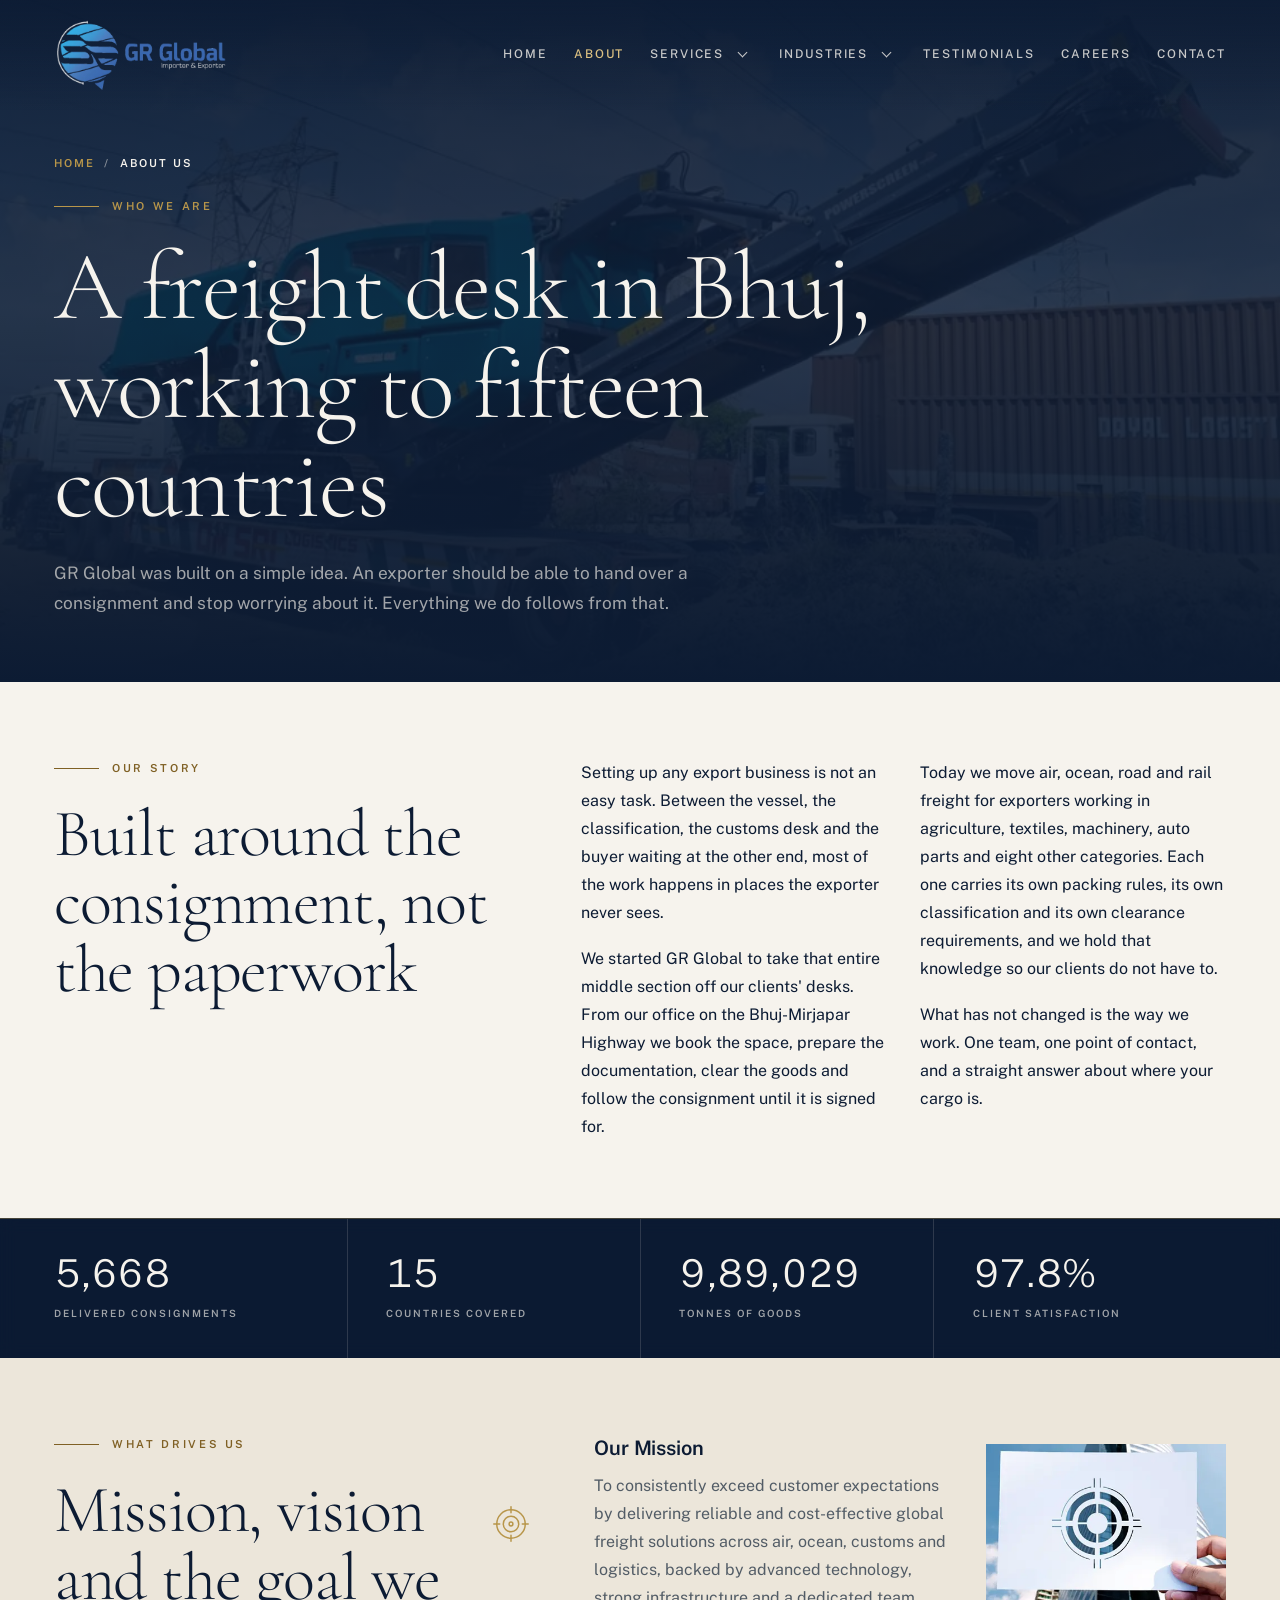
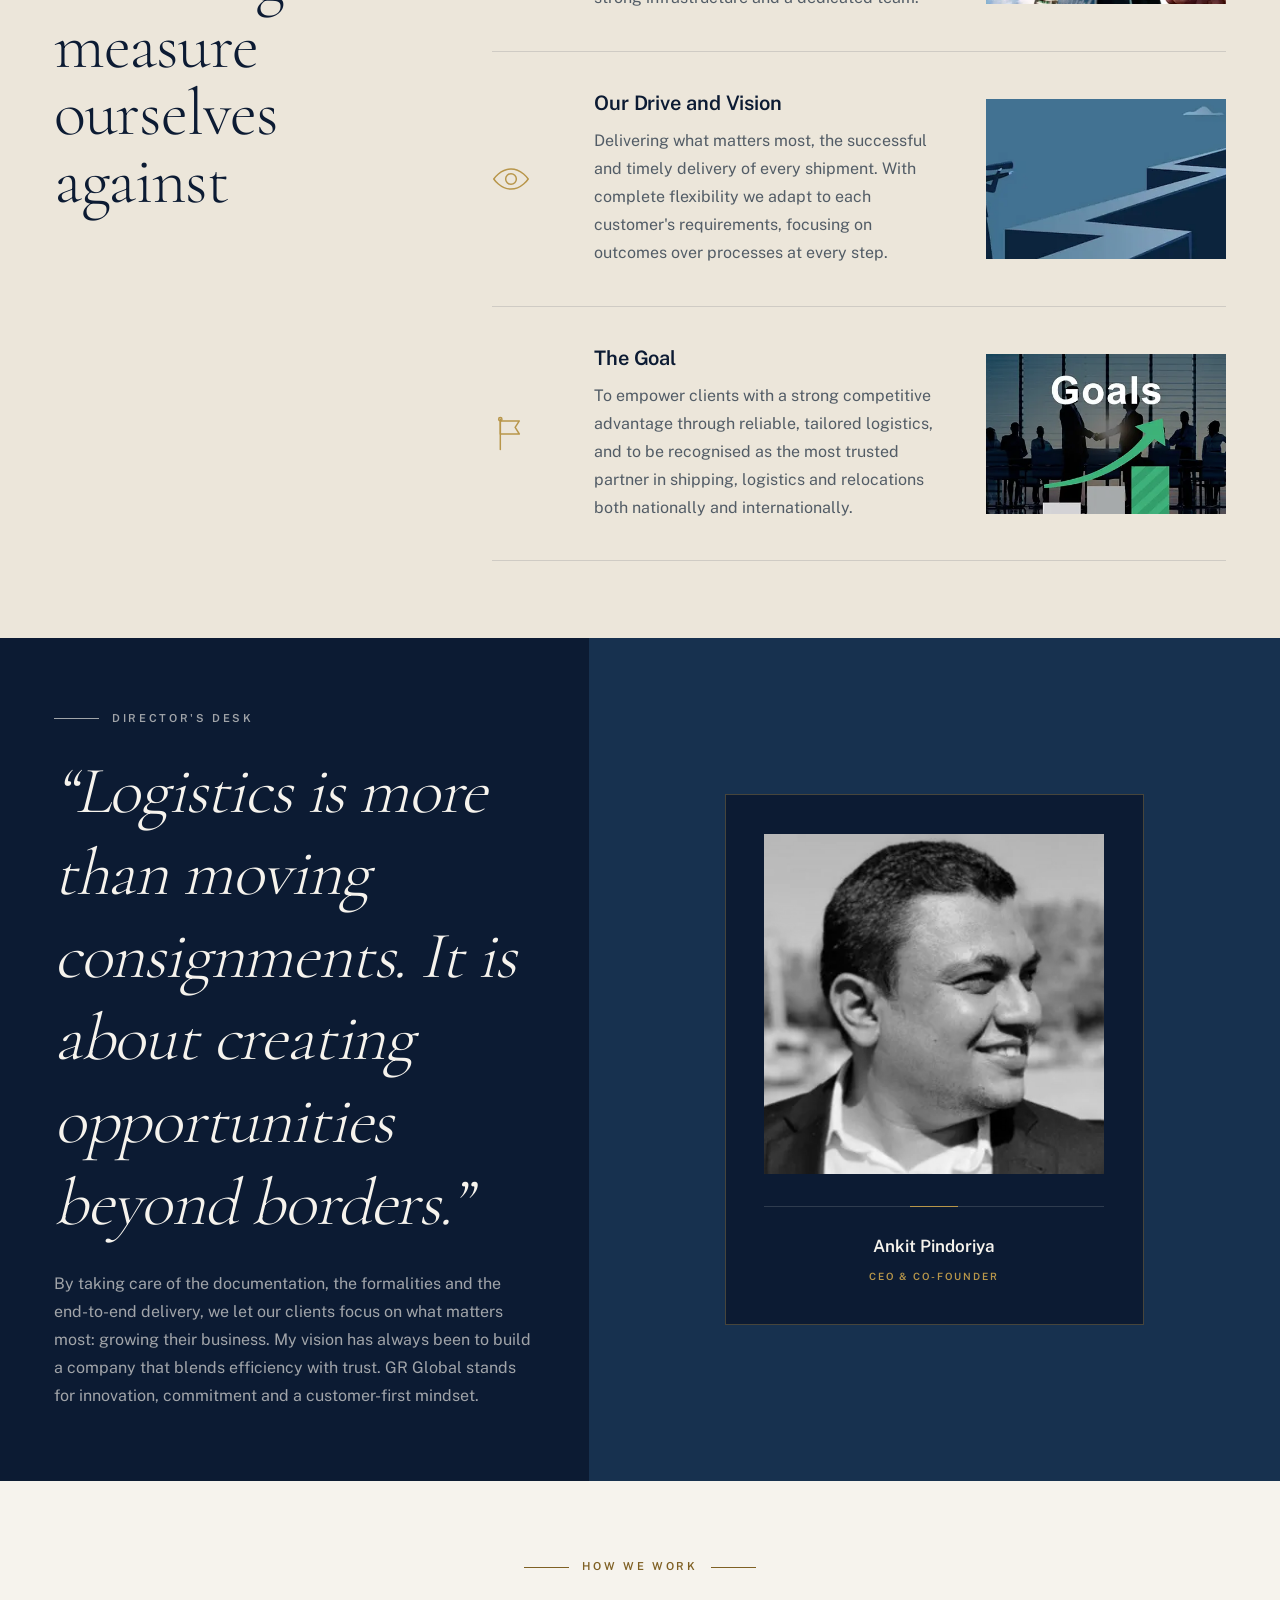
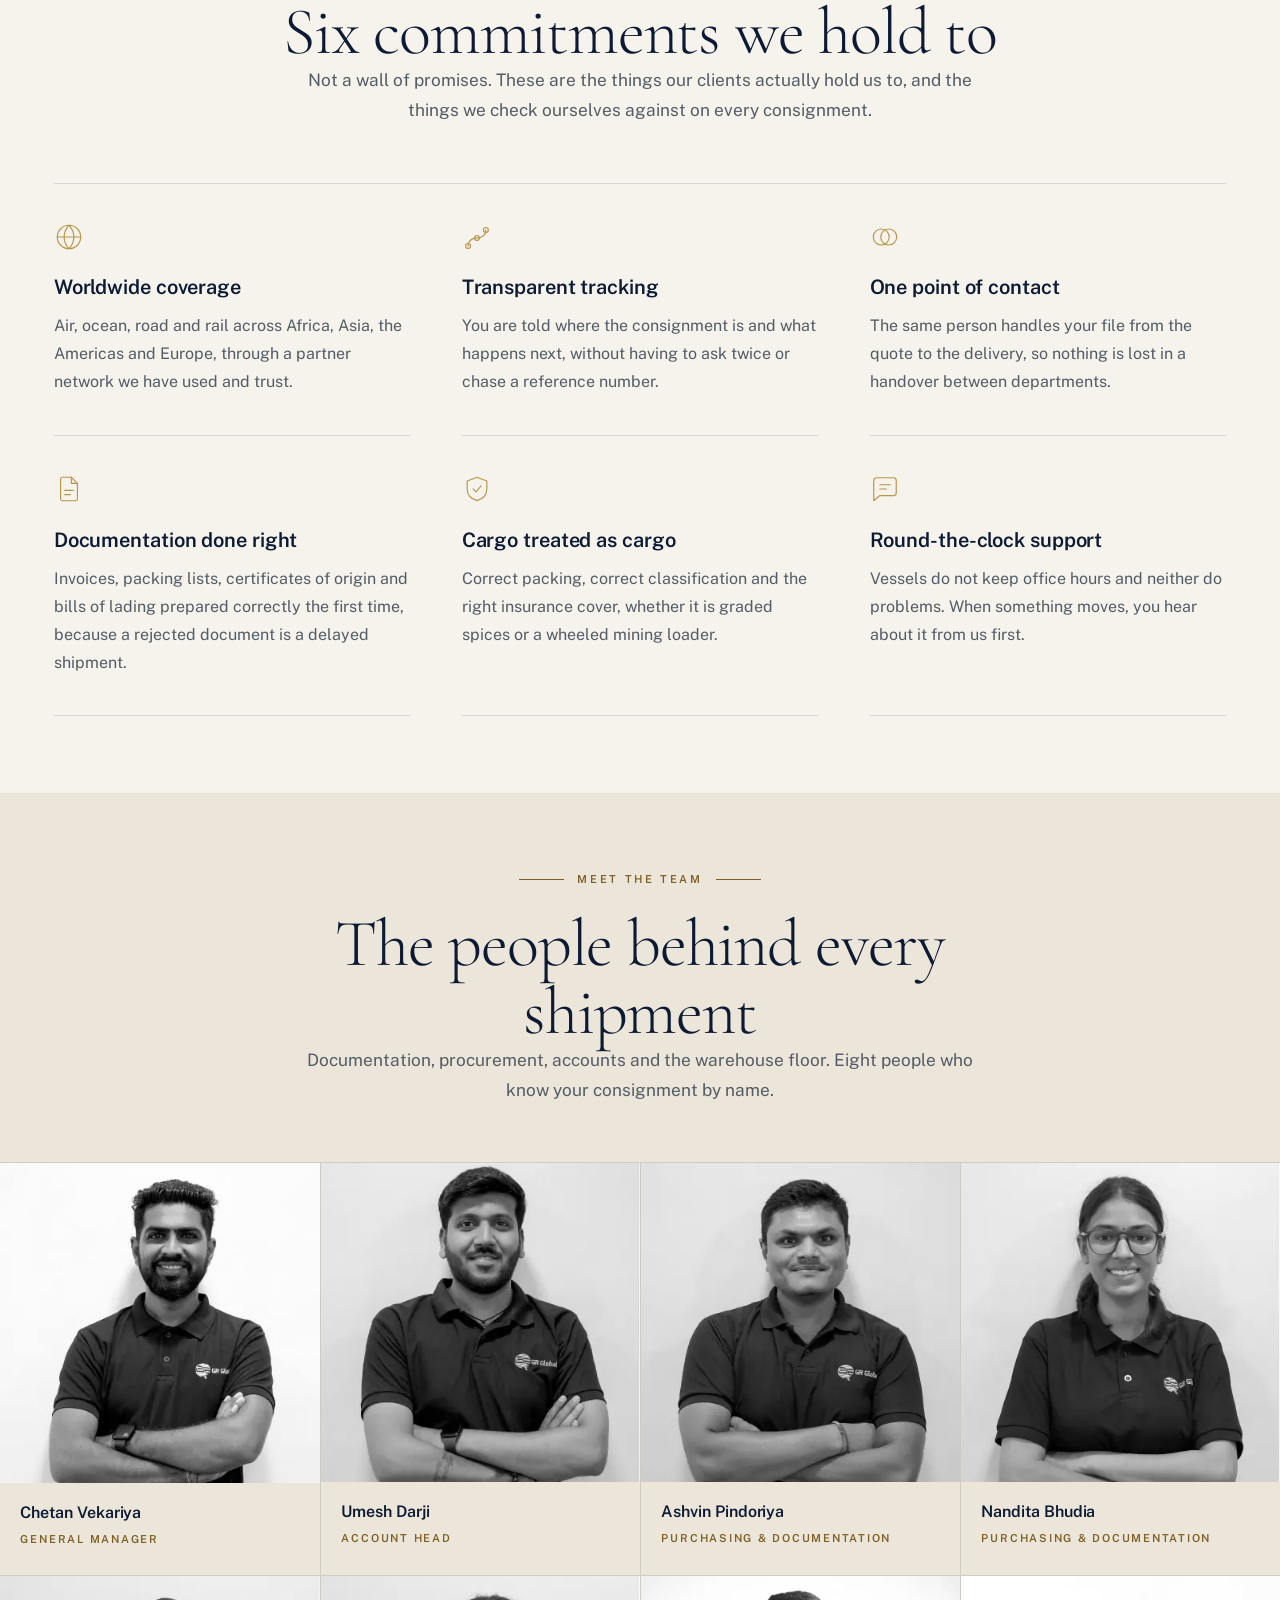
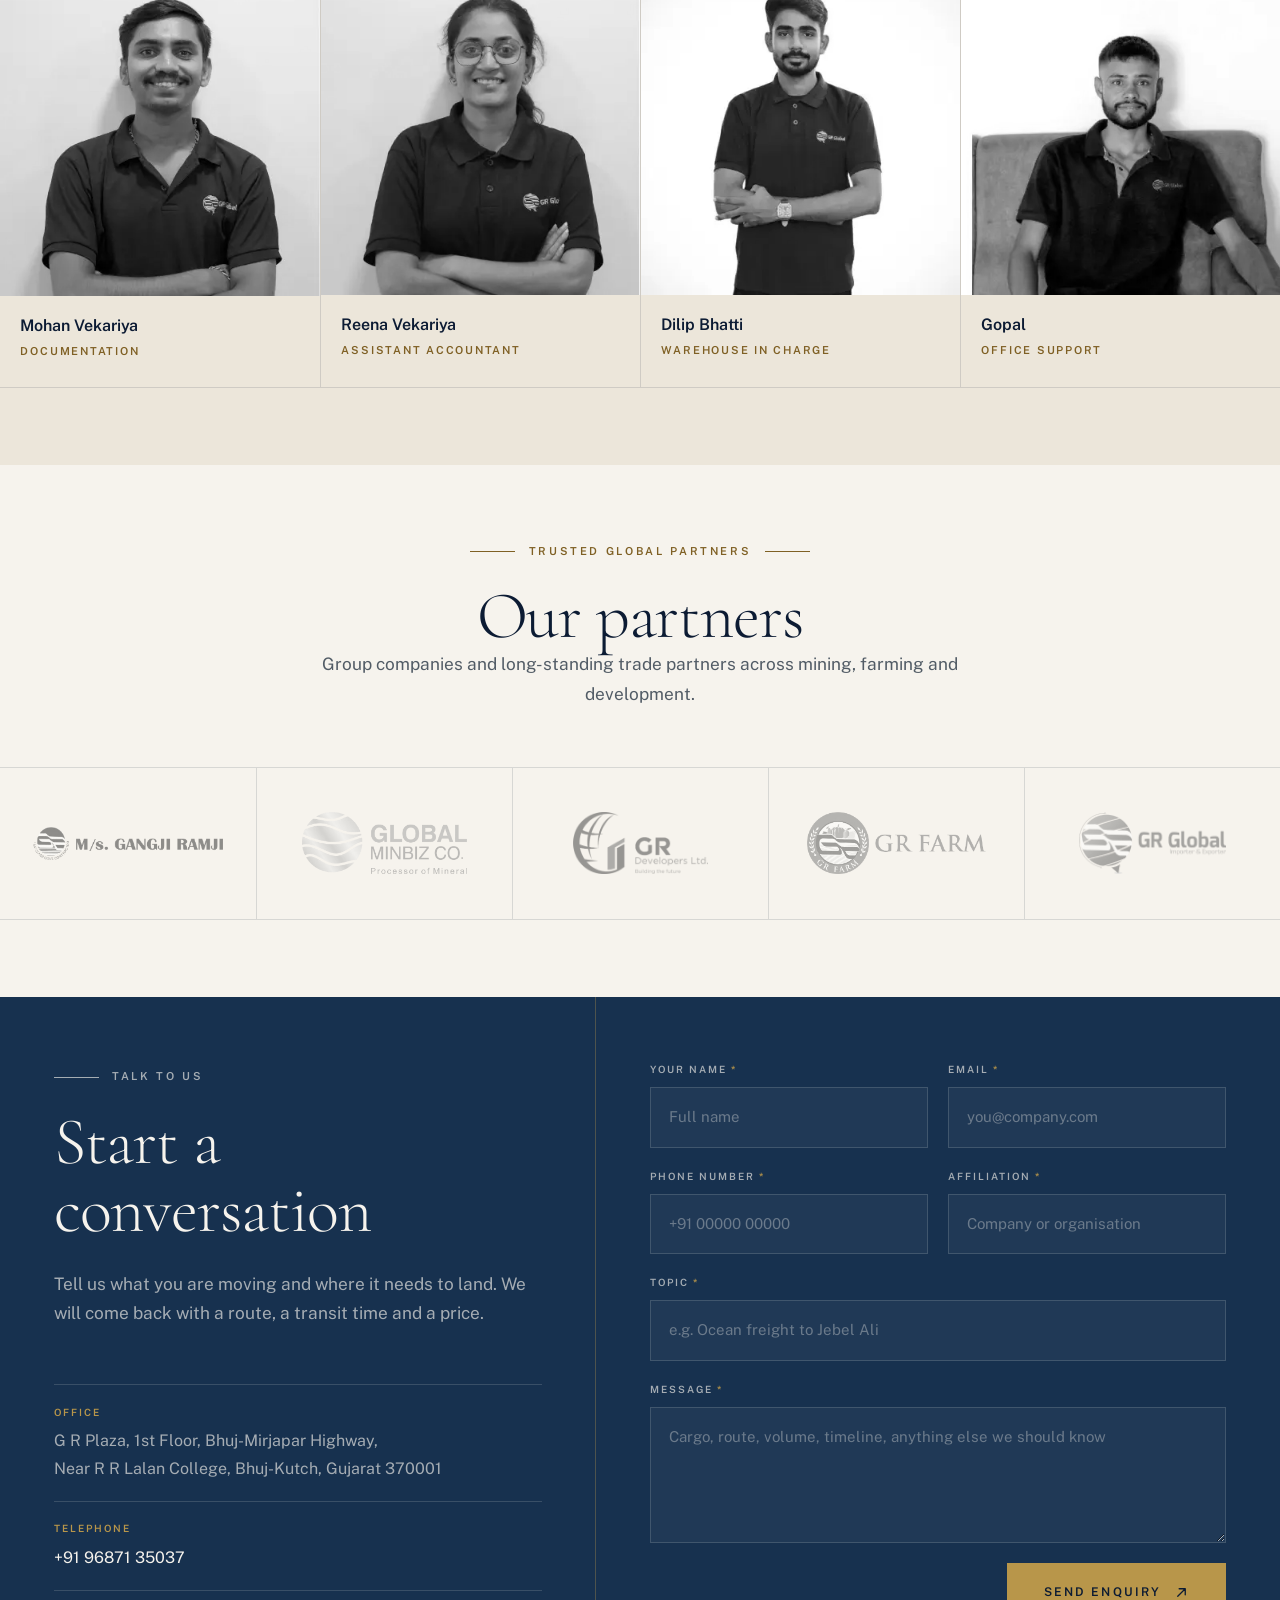
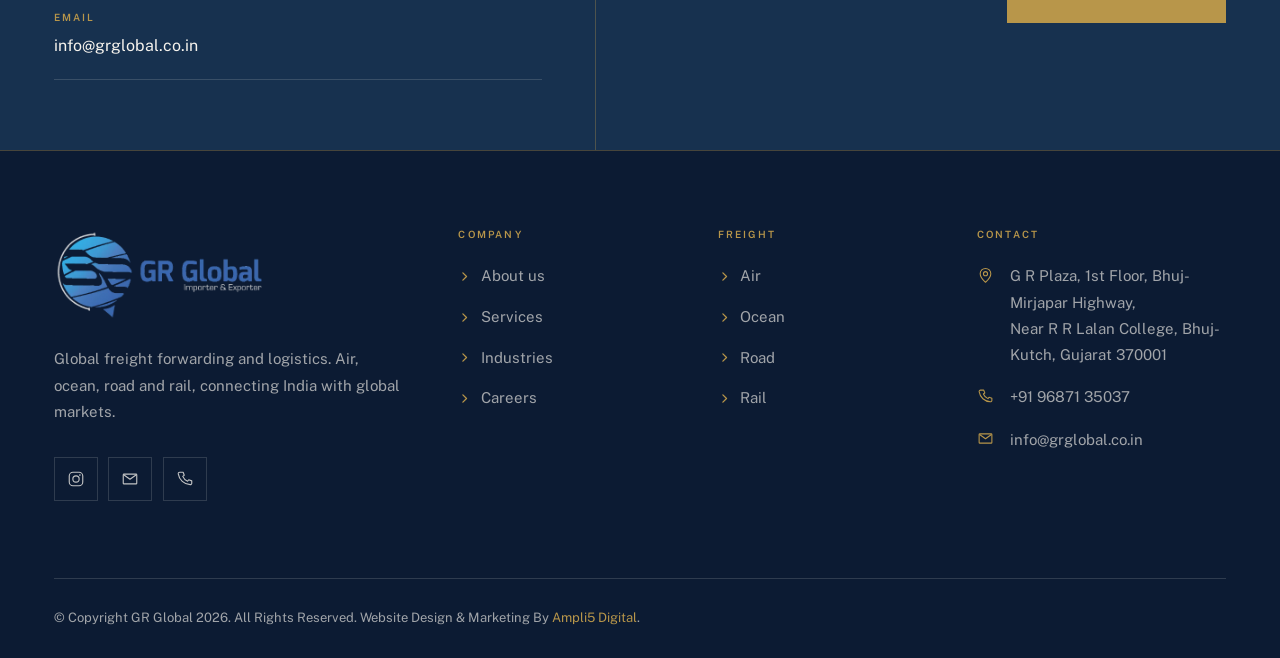
<file: about.html>
<!doctype html>
<html lang="en">
<head>
<meta charset="utf-8">
<meta name="viewport" content="width=device-width, initial-scale=1">

<!-- Google Tag Manager -->
<script>(function(w,d,s,l,i){w[l]=w[l]||[];w[l].push({'gtm.start':
new Date().getTime(),event:'gtm.js'});var f=d.getElementsByTagName(s)[0],
j=d.createElement(s),dl=l!='dataLayer'?'&l='+l:'';j.async=true;j.src=
'https://www.googletagmanager.com/gtm.js?id='+i+dl;f.parentNode.insertBefore(j,f);
})(window,document,'script','dataLayer','GTM-KFMJKBCN');</script>
<!-- End Google Tag Manager -->

<title>About Us | GR Global Freight Forwarding, Bhuj</title>
<meta name="description" content="GR Global is a freight forwarding and export logistics company based in Bhuj, Kutch. Meet the team, read our mission and see why exporters across 15 countries trust us with their consignments.">
<link rel="canonical" href="https://grglobal.co.in/about.html">

<meta name="theme-color" content="#0C1B33">
<meta name="robots" content="index, follow, max-snippet:-1, max-image-preview:large, max-video-preview:-1">

<meta property="og:type" content="website">
<meta property="og:site_name" content="GR Global">
<meta property="og:locale" content="en_IN">
<meta property="og:url" content="https://grglobal.co.in/about.html">
<meta property="og:title" content="About GR Global | Freight Forwarding from Bhuj, Kutch">
<meta property="og:description" content="Who we are, how we work and the people who handle your consignment. Freight forwarding and export logistics from Bhuj, Gujarat.">
<meta property="og:image" content="https://grglobal.co.in/img/hero-1600.webp">
<meta property="og:image:width" content="1600">
<meta property="og:image:height" content="900">
<meta property="og:image:alt" content="Aerial view of a loaded container ship under way at sea">
<meta name="twitter:card" content="summary_large_image">

<link rel="icon" href="/favicon.ico" sizes="32x32">
<link rel="icon" type="image/png" sizes="32x32" href="/favicon-32x32.png">
<link rel="icon" type="image/png" sizes="16x16" href="/favicon-16x16.png">
<link rel="apple-touch-icon" sizes="180x180" href="/apple-touch-icon.png">
<meta name="apple-mobile-web-app-title" content="GR Global">
<link rel="manifest" href="/site.webmanifest">

<link rel="preload" href="fonts/publicsans-var.woff2" as="font" type="font/woff2" crossorigin>
<link rel="preload" href="fonts/cormorant-var.woff2" as="font" type="font/woff2" crossorigin>

<link rel="stylesheet" href="css/style.css">
<script src="js/main.js" defer></script>

<script type="application/ld+json">
{
  "@context": "https://schema.org",
  "@graph": [
    {
      "@type": ["Organization", "LocalBusiness"],
      "@id": "https://grglobal.co.in/#org",
      "name": "GR Global",
      "alternateName": "G R Global Importer & Exporter",
      "url": "https://grglobal.co.in/",
      "logo": { "@id": "https://grglobal.co.in/#logo" },
      "description": "Freight forwarding and export logistics company handling air, ocean, road and rail shipments from Bhuj, Kutch, Gujarat to global markets.",
      "email": "info@grglobal.co.in",
      "telephone": "+91-96871-35037",
      "address": {
        "@type": "PostalAddress",
        "streetAddress": "G R Plaza, 1st Floor, Bhuj-Mirjapar Highway, Near R R Lalan College",
        "addressLocality": "Bhuj",
        "addressRegion": "Gujarat",
        "postalCode": "370001",
        "addressCountry": "IN"
      },
      "areaServed": { "@type": "Place", "name": "Worldwide" },
      "founder": { "@id": "https://grglobal.co.in/#ankit-pindoriya" },
      "sameAs": ["https://www.instagram.com/g_r_global/"]
    },
    {
      "@type": "ImageObject",
      "@id": "https://grglobal.co.in/#logo",
      "url": "https://grglobal.co.in/img/logo.webp",
      "contentUrl": "https://grglobal.co.in/img/logo.webp",
      "width": 480,
      "height": 206,
      "caption": "GR Global"
    },
    {
      "@type": "Person",
      "@id": "https://grglobal.co.in/#ankit-pindoriya",
      "name": "Ankit Pindoriya",
      "jobTitle": "CEO & Co-Founder",
      "image": "https://grglobal.co.in/img/director.webp",
      "worksFor": { "@id": "https://grglobal.co.in/#org" }
    },
    {
      "@type": "WebSite",
      "@id": "https://grglobal.co.in/#website",
      "url": "https://grglobal.co.in/",
      "name": "GR Global",
      "inLanguage": "en-IN",
      "publisher": { "@id": "https://grglobal.co.in/#org" }
    },
    {
      "@type": "AboutPage",
      "@id": "https://grglobal.co.in/about.html#webpage",
      "url": "https://grglobal.co.in/about.html",
      "name": "About Us | GR Global Freight Forwarding, Bhuj",
      "description": "GR Global is a freight forwarding and export logistics company based in Bhuj, Kutch. Meet the team, read our mission and see why exporters across 15 countries trust us.",
      "inLanguage": "en-IN",
      "isPartOf": { "@id": "https://grglobal.co.in/#website" },
      "about": { "@id": "https://grglobal.co.in/#org" },
      "breadcrumb": { "@id": "https://grglobal.co.in/about.html#breadcrumb" }
    },
    {
      "@type": "BreadcrumbList",
      "@id": "https://grglobal.co.in/about.html#breadcrumb",
      "itemListElement": [
        { "@type": "ListItem", "position": 1, "name": "Home", "item": "https://grglobal.co.in/" },
        { "@type": "ListItem", "position": 2, "name": "About us" }
      ]
    }
  ]
}
</script>
</head>
<body>

<!-- Google Tag Manager (noscript) -->
<noscript><iframe src="https://www.googletagmanager.com/ns.html?id=GTM-KFMJKBCN"
height="0" width="0" style="display:none;visibility:hidden"></iframe></noscript>
<!-- End Google Tag Manager (noscript) -->

<a class="skip" href="#main">Skip to content</a>

<header class="site-header">
  <div class="shell">
    <a class="brand" href="index.html" aria-label="GR Global home">
      <img src="img/logo-onblue.webp" width="480" height="206" alt="GR Global, importer and exporter">
    </a>

    <nav class="nav" id="primary-nav" aria-label="Primary">
      <a href="index.html">Home</a>
      <a href="about.html" aria-current="page">About</a>

      <div class="nav__item has-mega">
        <a class="nav__toggle" href="service.html">Services</a>
        <button class="nav__more" type="button" aria-expanded="false" aria-controls="mega-services" aria-label="Show freight services menu"><span class="nav__caret" aria-hidden="true"></span></button>

        <div class="mega" id="mega-services">
          <div class="shell mega__inner">
            <div class="mega__lead">
              <p class="eyebrow">What we do</p>
              <h2>Four ways to move your cargo</h2>
              <p>Air, ocean, road and rail, with customs clearance and documentation handled by the same team.</p>
              <p><a class="textlink" href="service.html">All services <img class="ico" src="icons/arrow-light.svg" width="16" height="16" alt=""></a></p>
            </div>

            <ul class="mega__cards">
              <li><a href="service.html#air">
                <img class="mega__shot" src="img/svc-air.webp" width="395" height="450" loading="lazy" decoding="async" alt="">
                <b><img class="ico" src="icons/mode-air.svg" width="32" height="32" alt="" loading="lazy">Air</b>
                <small>Rapid delivery when the buyer is waiting</small>
              </a></li>
              <li><a href="service.html#ocean">
                <img class="mega__shot" src="img/svc-ocean.webp" width="395" height="450" loading="lazy" decoding="async" alt="">
                <b><img class="ico" src="icons/mode-ocean.svg" width="32" height="32" alt="" loading="lazy">Ocean</b>
                <small>Full and part container loads worldwide</small>
              </a></li>
              <li><a href="service.html#road">
                <img class="mega__shot" src="img/svc-road.webp" width="395" height="450" loading="lazy" decoding="async" alt="">
                <b><img class="ico" src="icons/mode-road.svg" width="32" height="32" alt="" loading="lazy">Road</b>
                <small>Factory collection to final delivery</small>
              </a></li>
              <li><a href="service.html#rail">
                <img class="mega__shot" src="img/svc-rail.webp" width="395" height="450" loading="lazy" decoding="async" alt="">
                <b><img class="ico" src="icons/mode-rail.svg" width="32" height="32" alt="" loading="lazy">Rail</b>
                <small>Heavy loads over long distances</small>
              </a></li>
            </ul>
          </div>
        </div>
      </div>

      <div class="nav__item has-mega">
        <a class="nav__toggle" href="industry.html">Industries</a>
        <button class="nav__more" type="button" aria-expanded="false" aria-controls="mega-industries" aria-label="Show industries menu"><span class="nav__caret" aria-hidden="true"></span></button>

        <div class="mega" id="mega-industries">
          <div class="shell mega__inner">
            <div class="mega__lead">
              <p class="eyebrow">Delivering beyond borders</p>
              <h2>Twelve export sectors</h2>
              <p>Each one carries its own packing rules, classification and clearance requirements.</p>
              <p><a class="textlink" href="industry.html">All industries <img class="ico" src="icons/arrow-light.svg" width="16" height="16" alt=""></a></p>
            </div>

            <ul class="mega__list">
              <li><a href="industry.html#agriculture"><img src="img/ind-agriculture.webp" width="395" height="450" loading="lazy" decoding="async" alt=""><span>Agriculture</span></a></li>
              <li><a href="industry.html#textile"><img src="img/ind-textile.webp" width="395" height="450" loading="lazy" decoding="async" alt=""><span>Textile Yarn</span></a></li>
              <li><a href="industry.html#vehicles"><img src="img/ind-vehicles.webp" width="395" height="450" loading="lazy" decoding="async" alt=""><span>Vehicles</span></a></li>
              <li><a href="industry.html#autoparts"><img src="img/ind-autoparts.webp" width="400" height="455" loading="lazy" decoding="async" alt=""><span>Auto Parts</span></a></li>
              <li><a href="industry.html#construction"><img src="img/ind-construction.webp" width="395" height="450" loading="lazy" decoding="async" alt=""><span>Construction</span></a></li>
              <li><a href="industry.html#mining"><img src="img/ind-mining.webp" width="395" height="450" loading="lazy" decoding="async" alt=""><span>Mining</span></a></li>
              <li><a href="industry.html#electronics"><img src="img/ind-electronics.webp" width="395" height="450" loading="lazy" decoding="async" alt=""><span>Electronics</span></a></li>
              <li><a href="industry.html#home"><img src="img/ind-home.webp" width="395" height="450" loading="lazy" decoding="async" alt=""><span>Home Materials</span></a></li>
              <li><a href="industry.html#gifts"><img src="img/ind-gifts.webp" width="395" height="450" loading="lazy" decoding="async" alt=""><span>Gifts</span></a></li>
              <li><a href="industry.html#fmcg"><img src="img/ind-fmcg.webp" width="395" height="450" loading="lazy" decoding="async" alt=""><span>FMCG</span></a></li>
              <li><a href="industry.html#food"><img src="img/ind-food.webp" width="395" height="450" loading="lazy" decoding="async" alt=""><span>Food</span></a></li>
              <li><a href="industry.html#borewell"><img src="img/ind-borewell.webp" width="395" height="450" loading="lazy" decoding="async" alt=""><span>Borewell</span></a></li>
            </ul>
          </div>
        </div>
      </div>

      <a href="testimonials.html">Testimonials</a>
      <a href="careers.html">Careers</a>
      <a href="contact.html">Contact</a>
      <a class="btn btn--gold nav-cta" href="contact.html">Get a quote <img class="ico" src="icons/arrow-light.svg" width="16" height="16" alt=""></a>
    </nav>

    <button class="burger" type="button" aria-expanded="false" aria-controls="primary-nav" aria-label="Menu">
      <span></span><span></span><span></span>
    </button>
  </div>
</header>

<main id="main">

  <!-- ============================================================ hero -->
  <section class="page-hero">
    <div class="page-hero__media">
      <img src="img/about.webp" width="900" height="690" alt="" fetchpriority="high" decoding="async">
    </div>

    <div class="page-hero__inner shell">
      <ol class="crumbs">
        <li><a href="index.html">Home</a></li>
        <li aria-current="page">About us</li>
      </ol>
      <p class="eyebrow">Who we are</p>
      <h1 class="display">A freight desk in Bhuj, working to fifteen countries</h1>
      <p class="lead">GR Global was built on a simple idea. An exporter should be able to hand over a consignment and stop worrying about it. Everything we do follows from that.</p>
    </div>
  </section>

  <!-- =========================================================== story -->
  <section class="band" aria-labelledby="story-h">
    <div class="shell prose-split reveal">
      <div>
        <p class="eyebrow">Our story</p>
        <h2 class="display" id="story-h">Built around the consignment, not the paperwork</h2>
      </div>

      <div class="prose-split__body">
        <div>
          <p>Setting up any export business is not an easy task. Between the vessel, the classification, the customs desk and the buyer waiting at the other end, most of the work happens in places the exporter never sees.</p>
          <p>We started GR Global to take that entire middle section off our clients' desks. From our office on the Bhuj-Mirjapar Highway we book the space, prepare the documentation, clear the goods and follow the consignment until it is signed for.</p>
        </div>
        <div>
          <p>Today we move air, ocean, road and rail freight for exporters working in agriculture, textiles, machinery, auto parts and eight other categories. Each one carries its own packing rules, its own classification and its own clearance requirements, and we hold that knowledge so our clients do not have to.</p>
          <p>What has not changed is the way we work. One team, one point of contact, and a straight answer about where your cargo is.</p>
        </div>
      </div>
    </div>
  </section>

  <!-- =========================================================== stats -->
  <section class="band band--flush band--dark" aria-label="GR Global in numbers">
    <div class="stats">
      <ol>
        <li>
          <span class="stat__num" data-count="5731">5,731</span>
          <span class="stat__label">Delivered consignments</span>
        </li>
        <li>
          <span class="stat__num" data-count="15">15</span>
          <span class="stat__label">Countries covered</span>
        </li>
        <li>
          <span class="stat__num" data-count="1000000">10,00,000</span>
          <span class="stat__label">Tonnes of goods</span>
        </li>
        <li>
          <span class="stat__num" data-count="98.9" data-decimals="1" data-suffix="%">98.9%</span>
          <span class="stat__label">Client satisfaction</span>
        </li>
      </ol>
    </div>
  </section>

  <!-- ========================================================= pillars -->
  <section class="band band--sink" aria-labelledby="pillars-h">
    <div class="shell ledger">
      <div class="ledger__title reveal">
        <p class="eyebrow">What drives us</p>
        <h2 class="display" id="pillars-h">Mission, vision and the goal we measure ourselves against</h2>
      </div>

      <div class="ledger__list">
        <article class="entry reveal">
          <img class="entry__ico" src="icons/pillar-mission.svg" width="32" height="32" alt="" loading="lazy">
          <div>
            <h3>Our Mission</h3>
            <p>To consistently exceed customer expectations by delivering reliable and cost-effective global freight solutions across air, ocean, customs and logistics, backed by advanced technology, strong infrastructure and a dedicated team.</p>
          </div>
          <figure class="entry__thumb">
            <img src="img/mission.webp" width="738" height="286" loading="lazy" decoding="async" alt="A hand holding a card printed with a target symbol">
          </figure>
        </article>

        <article class="entry reveal">
          <img class="entry__ico" src="icons/pillar-vision.svg" width="32" height="32" alt="" loading="lazy">
          <div>
            <h3>Our Drive and Vision</h3>
            <p>Delivering what matters most, the successful and timely delivery of every shipment. With complete flexibility we adapt to each customer's requirements, focusing on outcomes over processes at every step.</p>
          </div>
          <figure class="entry__thumb">
            <img src="img/vision.webp" width="738" height="286" loading="lazy" decoding="async" alt="Illustration of a figure looking through a telescope towards a distant flag">
          </figure>
        </article>

        <article class="entry reveal">
          <img class="entry__ico" src="icons/pillar-goal.svg" width="32" height="32" alt="" loading="lazy">
          <div>
            <h3>The Goal</h3>
            <p>To empower clients with a strong competitive advantage through reliable, tailored logistics, and to be recognised as the most trusted partner in shipping, logistics and relocations both nationally and internationally.</p>
          </div>
          <figure class="entry__thumb">
            <img src="img/goal.webp" width="738" height="285" loading="lazy" decoding="async" alt="Business team meeting with a rising performance graph">
          </figure>
        </article>
      </div>
    </div>
  </section>

  <!-- ======================================================== director -->
  <section class="band band--flush band--dark split split--flip director" aria-labelledby="director-h">
    <div class="director__portrait split__media reveal">
      <figure class="director__plate">
        <img src="img/director.webp" width="397" height="355" loading="lazy" decoding="async" alt="Ankit Pindoriya, Chief Executive Officer of GR Global">
        <figcaption>
          <strong>Ankit Pindoriya</strong>
          <span>CEO &amp; Co-Founder</span>
        </figcaption>
      </figure>
    </div>

    <div class="split__body reveal">
      <p class="eyebrow">Director&#39;s desk</p>
      <h2 class="display display--quote" id="director-h">&ldquo;Logistics is more than moving consignments. It is about creating opportunities beyond borders.&rdquo;</h2>
      <p class="director__note">By taking care of the documentation, the formalities and the end-to-end delivery, we let our clients focus on what matters most: growing their business. My vision has always been to build a company that blends efficiency with trust. GR Global stands for innovation, commitment and a customer-first mindset.</p>
    </div>
  </section>

  <!-- ========================================================== values -->
  <section class="band" aria-labelledby="values-h">
    <div class="shell band-head band-head--split reveal">
      <div>
        <p class="eyebrow">How we work</p>
        <h2 class="display" id="values-h">Six commitments we hold to</h2>
      </div>
      <p class="lead">Not a wall of promises. These are the things our clients actually hold us to, and the things we check ourselves against on every consignment.</p>
    </div>

    <div class="shell">
      <ul class="values reveal">
        <li>
          <img class="ico" src="icons/globe-gold.svg" width="32" height="32" alt="" loading="lazy">
          <h3>Worldwide coverage</h3>
          <p>Air, ocean, road and rail across Africa, Asia, the Americas and Europe, through a partner network we have used and trust.</p>
        </li>
        <li>
          <img class="ico" src="icons/route-gold.svg" width="32" height="32" alt="" loading="lazy">
          <h3>Transparent tracking</h3>
          <p>You are told where the consignment is and what happens next, without having to ask twice or chase a reference number.</p>
        </li>
        <li>
          <img class="ico" src="icons/handshake-gold.svg" width="32" height="32" alt="" loading="lazy">
          <h3>One point of contact</h3>
          <p>The same person handles your file from the quote to the delivery, so nothing is lost in a handover between departments.</p>
        </li>
        <li>
          <img class="ico" src="icons/doc-gold.svg" width="32" height="32" alt="" loading="lazy">
          <h3>Documentation done right</h3>
          <p>Invoices, packing lists, certificates of origin and bills of lading prepared correctly the first time, because a rejected document is a delayed shipment.</p>
        </li>
        <li>
          <img class="ico" src="icons/shield-gold.svg" width="32" height="32" alt="" loading="lazy">
          <h3>Cargo treated as cargo</h3>
          <p>Correct packing, correct classification and the right insurance cover, whether it is graded spices or a wheeled mining loader.</p>
        </li>
        <li>
          <img class="ico" src="icons/chat-gold.svg" width="32" height="32" alt="" loading="lazy">
          <h3>Round-the-clock support</h3>
          <p>Vessels do not keep office hours and neither do problems. When something moves, you hear about it from us first.</p>
        </li>
      </ul>
    </div>
  </section>

  <!-- ============================================================ team -->
  <section class="band band--sink" aria-labelledby="team-h">
    <div class="shell band-head band-head--split reveal">
      <div>
        <p class="eyebrow">Meet the team</p>
        <h2 class="display" id="team-h">The people behind every shipment</h2>
      </div>
      <p class="lead">Documentation, procurement, accounts and the warehouse floor. Eight people who know your consignment by name.</p>
    </div>

    <div class="roster">
      <figure class="reveal">
        <img src="img/team-chetan-vekariya.webp" width="400" height="400" loading="lazy" decoding="async" alt="Chetan Vekariya">
        <figcaption><h3>Chetan Vekariya</h3><p>General Manager</p></figcaption>
      </figure>
      <figure class="reveal">
        <img src="img/team-umesh-darji.webp" width="400" height="400" loading="lazy" decoding="async" alt="Umesh Darji">
        <figcaption><h3>Umesh Darji</h3><p>Account Head</p></figcaption>
      </figure>
      <figure class="reveal">
        <img src="img/team-ashvin-pindoriya.webp" width="400" height="400" loading="lazy" decoding="async" alt="Ashvin Pindoriya">
        <figcaption><h3>Ashvin Pindoriya</h3><p>Purchasing &amp; Documentation</p></figcaption>
      </figure>
      <figure class="reveal">
        <img src="img/team-nandita-bhudia.webp" width="400" height="400" loading="lazy" decoding="async" alt="Nandita Bhudia">
        <figcaption><h3>Nandita Bhudia</h3><p>Purchasing &amp; Documentation</p></figcaption>
      </figure>
      <figure class="reveal">
        <img src="img/team-mohan-vekariya.webp" width="400" height="400" loading="lazy" decoding="async" alt="Mohan Vekariya">
        <figcaption><h3>Mohan Vekariya</h3><p>Documentation</p></figcaption>
      </figure>
      <figure class="reveal">
        <img src="img/team-reena-vekariya.webp" width="400" height="400" loading="lazy" decoding="async" alt="Reena Vekariya">
        <figcaption><h3>Reena Vekariya</h3><p>Assistant Accountant</p></figcaption>
      </figure>
      <figure class="reveal">
        <img src="img/team-dilip-bhatti.webp" width="400" height="400" loading="lazy" decoding="async" alt="Dilip Bhatti">
        <figcaption><h3>Dilip Bhatti</h3><p>Warehouse In Charge</p></figcaption>
      </figure>
      <figure class="reveal">
        <img src="img/team-gopal.webp" width="400" height="400" loading="lazy" decoding="async" alt="Gopal">
        <figcaption><h3>Gopal</h3><p>Office Support</p></figcaption>
      </figure>
    </div>
  </section>

  <!-- ======================================================== partners -->
  <section class="band" aria-labelledby="partners-h">
    <div class="shell band-head band-head--split reveal">
      <div>
        <p class="eyebrow">Trusted global partners</p>
        <h2 class="display" id="partners-h">Our partners</h2>
      </div>
      <p class="lead">Group companies and long-standing trade partners across mining, farming and development.</p>
    </div>

    <ul class="partners reveal">
      <li><img src="img/partner-gangji-ramji.webp" width="300" height="51" loading="lazy" decoding="async" alt="M/s. Gangji Ramji"></li>
      <li><img src="img/partner-global-minbiz.webp" width="300" height="113" loading="lazy" decoding="async" alt="Global Minbiz Co."></li>
      <li><img src="img/partner-gr-developers.webp" width="300" height="138" loading="lazy" decoding="async" alt="GR Developers Ltd."></li>
      <li><img src="img/partner-gr-farm.webp" width="300" height="104" loading="lazy" decoding="async" alt="GR Farm"></li>
      <li><img src="img/partner-gr-global.webp" width="300" height="126" loading="lazy" decoding="async" alt="GR Global"></li>
    </ul>
  </section>

  <!-- ========================================================= enquiry -->
  <section class="band band--flush band--dark band--raised enquiry" id="enquiry" aria-labelledby="enquiry-h">
    <div class="enquiry__intro reveal">
      <p class="eyebrow">Talk to us</p>
      <h2 class="display" id="enquiry-h">Start a conversation</h2>
      <p class="lead">Tell us what you are moving and where it needs to land. We will come back with a route, a transit time and a price.</p>

      <ul class="contact-list">
        <li>
          <b>Office</b>
          <address>G R Plaza, 1st Floor, Bhuj-Mirjapar Highway,<br>Near R R Lalan College, Bhuj-Kutch, Gujarat 370001</address>
        </li>
        <li>
          <b>Telephone</b>
          <a href="tel:+919687135037">+91 96871 35037</a>
        </li>
        <li>
          <b>Email</b>
          <a href="mailto:info@grglobal.co.in">info@grglobal.co.in</a>
        </li>
      </ul>
    </div>

    <div class="enquiry__panel reveal">
      <form class="form" id="enquiry-form" action="contact-mail.php" method="post" novalidate>
        <input type="hidden" name="form_id" value="about-enquiry">
        <p class="hp"><label for="company-website">Leave this field empty</label><input type="text" id="company-website" name="company_website" tabindex="-1" autocomplete="off"></p>

        <div class="form__row">
          <p class="field">
            <label for="f-name">Your Name <span class="req" aria-hidden="true">*</span></label>
            <input type="text" id="f-name" name="name" autocomplete="name" required placeholder="Full name">
            <span class="field__error">Please enter your name</span>
          </p>
          <p class="field">
            <label for="f-email">Email <span class="req" aria-hidden="true">*</span></label>
            <input type="email" id="f-email" name="email" autocomplete="email" required placeholder="you@company.com">
            <span class="field__error">Please enter a valid email address</span>
          </p>
        </div>

        <div class="form__row">
          <p class="field">
            <label for="f-phone">Phone Number <span class="req" aria-hidden="true">*</span></label>
            <input type="tel" id="f-phone" name="phone" autocomplete="tel" required placeholder="+91 00000 00000">
            <span class="field__error">Please enter your phone number</span>
          </p>
          <p class="field">
            <label for="f-affiliation">Affiliation <span class="req" aria-hidden="true">*</span></label>
            <input type="text" id="f-affiliation" name="affiliation" autocomplete="organization" required placeholder="Company or organisation">
            <span class="field__error">Please enter your company or organisation</span>
          </p>
        </div>

        <p class="field">
          <label for="f-topic">Topic <span class="req" aria-hidden="true">*</span></label>
          <input type="text" id="f-topic" name="topic" required placeholder="e.g. Ocean freight to Jebel Ali">
          <span class="field__error">Please tell us what your enquiry is about</span>
        </p>

        <p class="field">
          <label for="f-message">Message <span class="req" aria-hidden="true">*</span></label>
          <textarea id="f-message" name="message" required placeholder="Cargo, route, volume, timeline, anything else we should know"></textarea>
          <span class="field__error">Please add a short message</span>
        </p>

        <div class="form__actions">
          <button class="btn btn--gold" type="submit">Send enquiry <img class="ico" src="icons/arrow-dark.svg" width="16" height="16" alt=""></button>
        </div>

        <p class="form__status" role="alert" hidden></p>
      </form>
    </div>
  </section>

</main>

<footer class="site-footer">
  <div class="shell">
    <div class="footer__grid">
      <div class="footer__brand">
        <img src="img/logo-onblue.webp" width="480" height="206" loading="lazy" decoding="async" alt="GR Global">
        <p>Global freight forwarding and logistics. Air, ocean, road and rail, connecting India with global markets.</p>
        <div class="socials">
          <a href="https://www.instagram.com/g_r_global/" rel="noopener" target="_blank" aria-label="GR Global on Instagram"><img class="ico" src="icons/instagram.svg" width="24" height="24" alt=""></a>
          <a href="mailto:info@grglobal.co.in" aria-label="Email GR Global"><img class="ico" src="icons/mail.svg" width="24" height="24" alt=""></a>
          <a href="tel:+919687135037" aria-label="Call GR Global"><img class="ico" src="icons/phone.svg" width="24" height="24" alt=""></a>
        </div>
      </div>

      <div class="footer__col">
        <h3>Company</h3>
        <ul class="footer__menu">
          <li><a href="about.html"><img class="ico" src="icons/chevron-gold.svg" width="16" height="16" alt="" loading="lazy">About us</a></li>
          <li><a href="service.html"><img class="ico" src="icons/chevron-gold.svg" width="16" height="16" alt="" loading="lazy">Services</a></li>
          <li><a href="industry.html"><img class="ico" src="icons/chevron-gold.svg" width="16" height="16" alt="" loading="lazy">Industries</a></li>
          <li><a href="careers.html"><img class="ico" src="icons/chevron-gold.svg" width="16" height="16" alt="" loading="lazy">Careers</a></li>
        </ul>
      </div>

      <div class="footer__col">
        <h3>Freight</h3>
        <ul class="footer__menu">
          <li><a href="service.html#air"><img class="ico" src="icons/chevron-gold.svg" width="16" height="16" alt="" loading="lazy">Air</a></li>
          <li><a href="service.html#ocean"><img class="ico" src="icons/chevron-gold.svg" width="16" height="16" alt="" loading="lazy">Ocean</a></li>
          <li><a href="service.html#road"><img class="ico" src="icons/chevron-gold.svg" width="16" height="16" alt="" loading="lazy">Road</a></li>
          <li><a href="service.html#rail"><img class="ico" src="icons/chevron-gold.svg" width="16" height="16" alt="" loading="lazy">Rail</a></li>
        </ul>
      </div>

      <div class="footer__col">
        <h3>Contact</h3>
        <ul class="footer__contact">
          <li>
            <img class="ico" src="icons/pin-gold.svg" width="24" height="24" alt="" loading="lazy">
            <address>G R Plaza, 1st Floor, Bhuj-Mirjapar Highway,<br>Near R R Lalan College, Bhuj-Kutch, Gujarat 370001</address>
          </li>
          <li>
            <img class="ico" src="icons/phone-gold.svg" width="24" height="24" alt="" loading="lazy">
            <a href="tel:+919687135037">+91 96871 35037</a>
          </li>
          <li>
            <img class="ico" src="icons/mail-gold.svg" width="24" height="24" alt="" loading="lazy">
            <a href="mailto:info@grglobal.co.in">info@grglobal.co.in</a>
          </li>
        </ul>
      </div>
    </div>

    <div class="colophon">
      <p>&copy; Copyright GR Global 2026. All Rights Reserved. Website Design &amp; Marketing By <a href="https://www.ampli5.digital/" rel="noopener" target="_blank">Ampli5 Digital</a>.</p>
    </div>
  </div>
</footer>

</body>
</html>
</file>
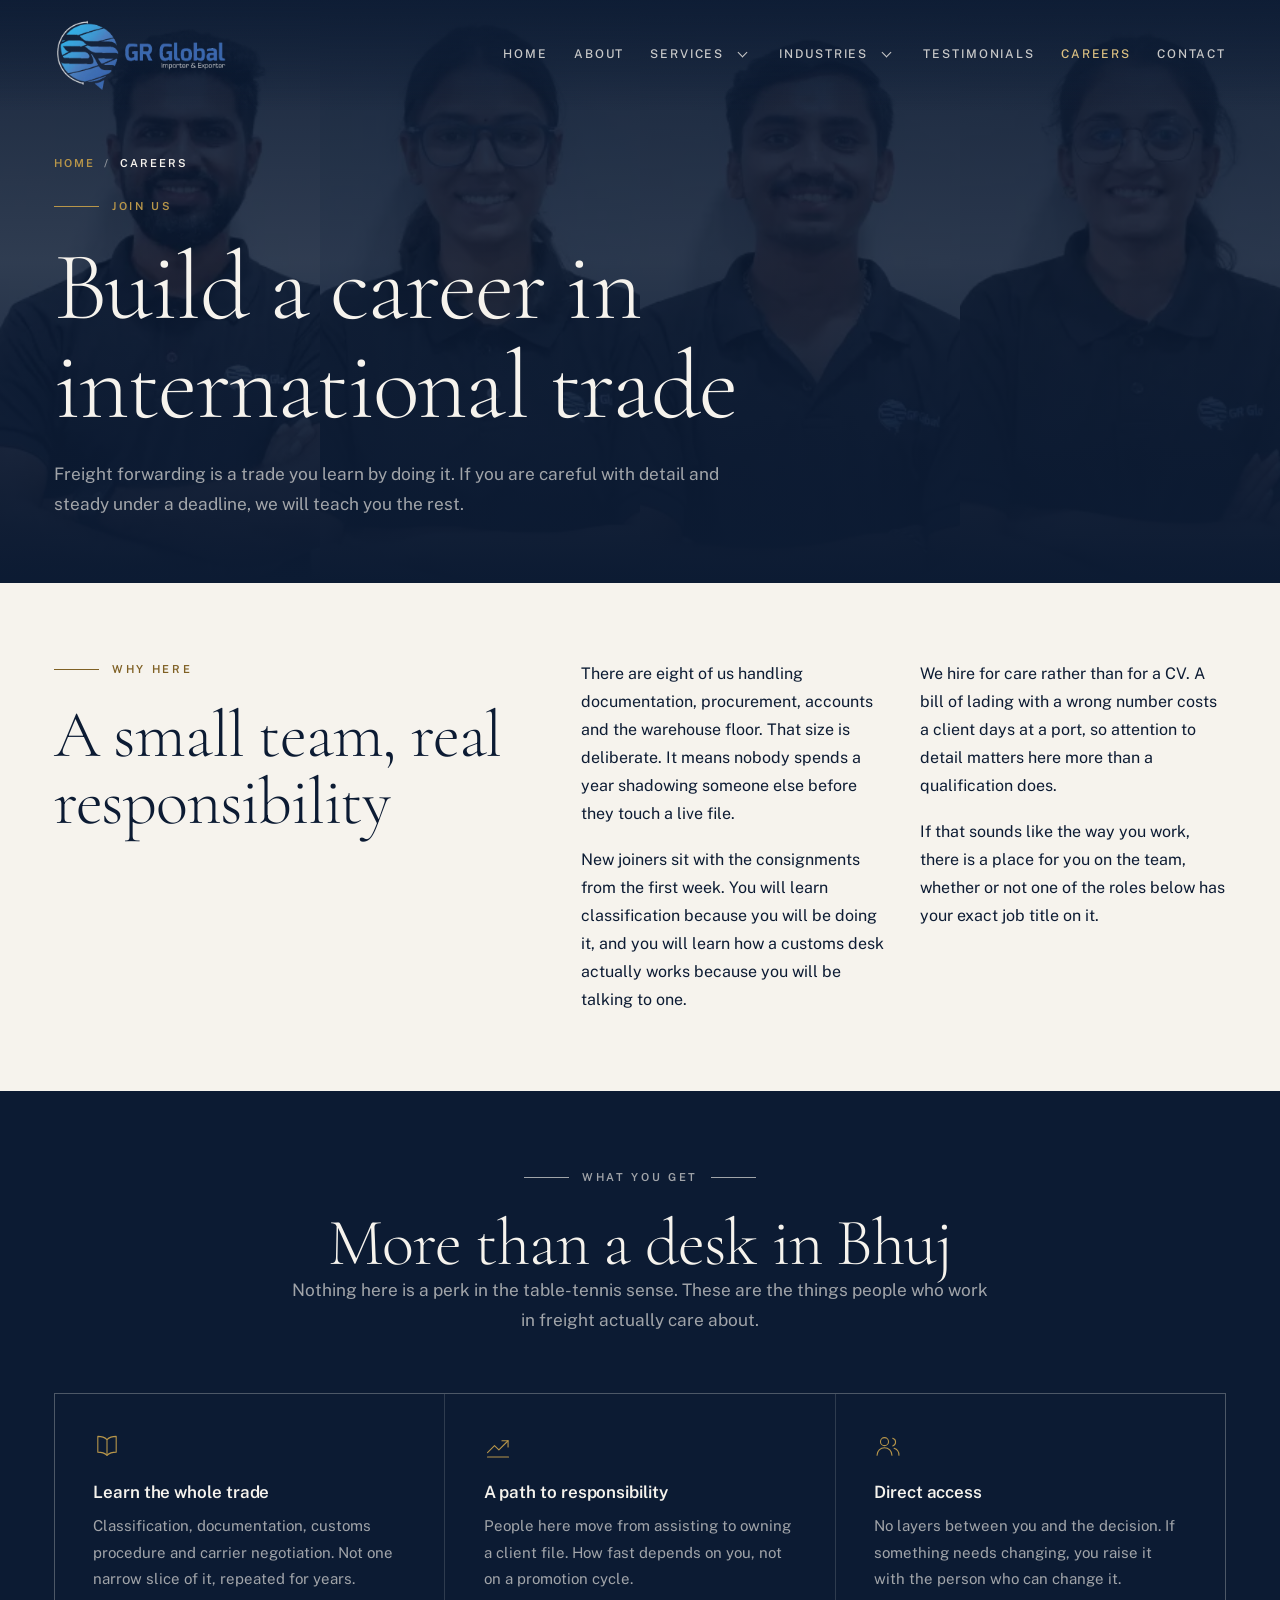
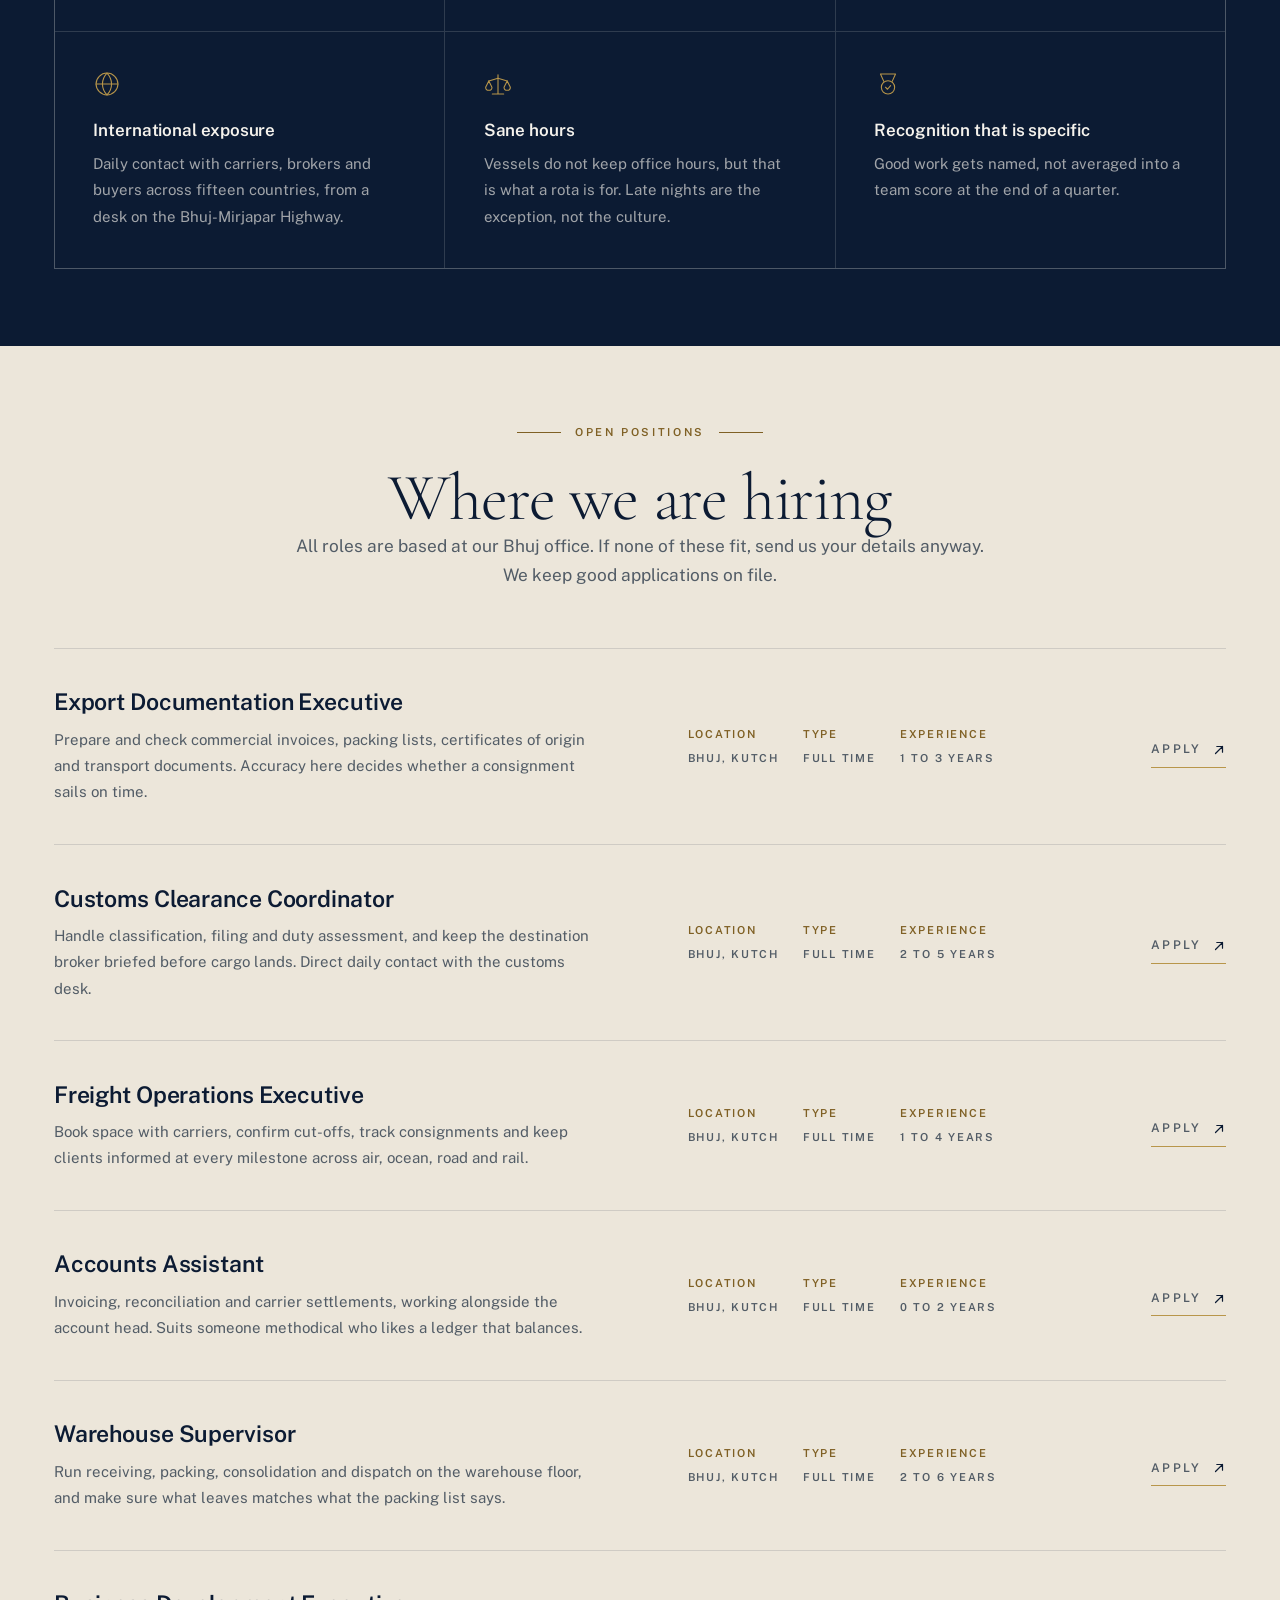
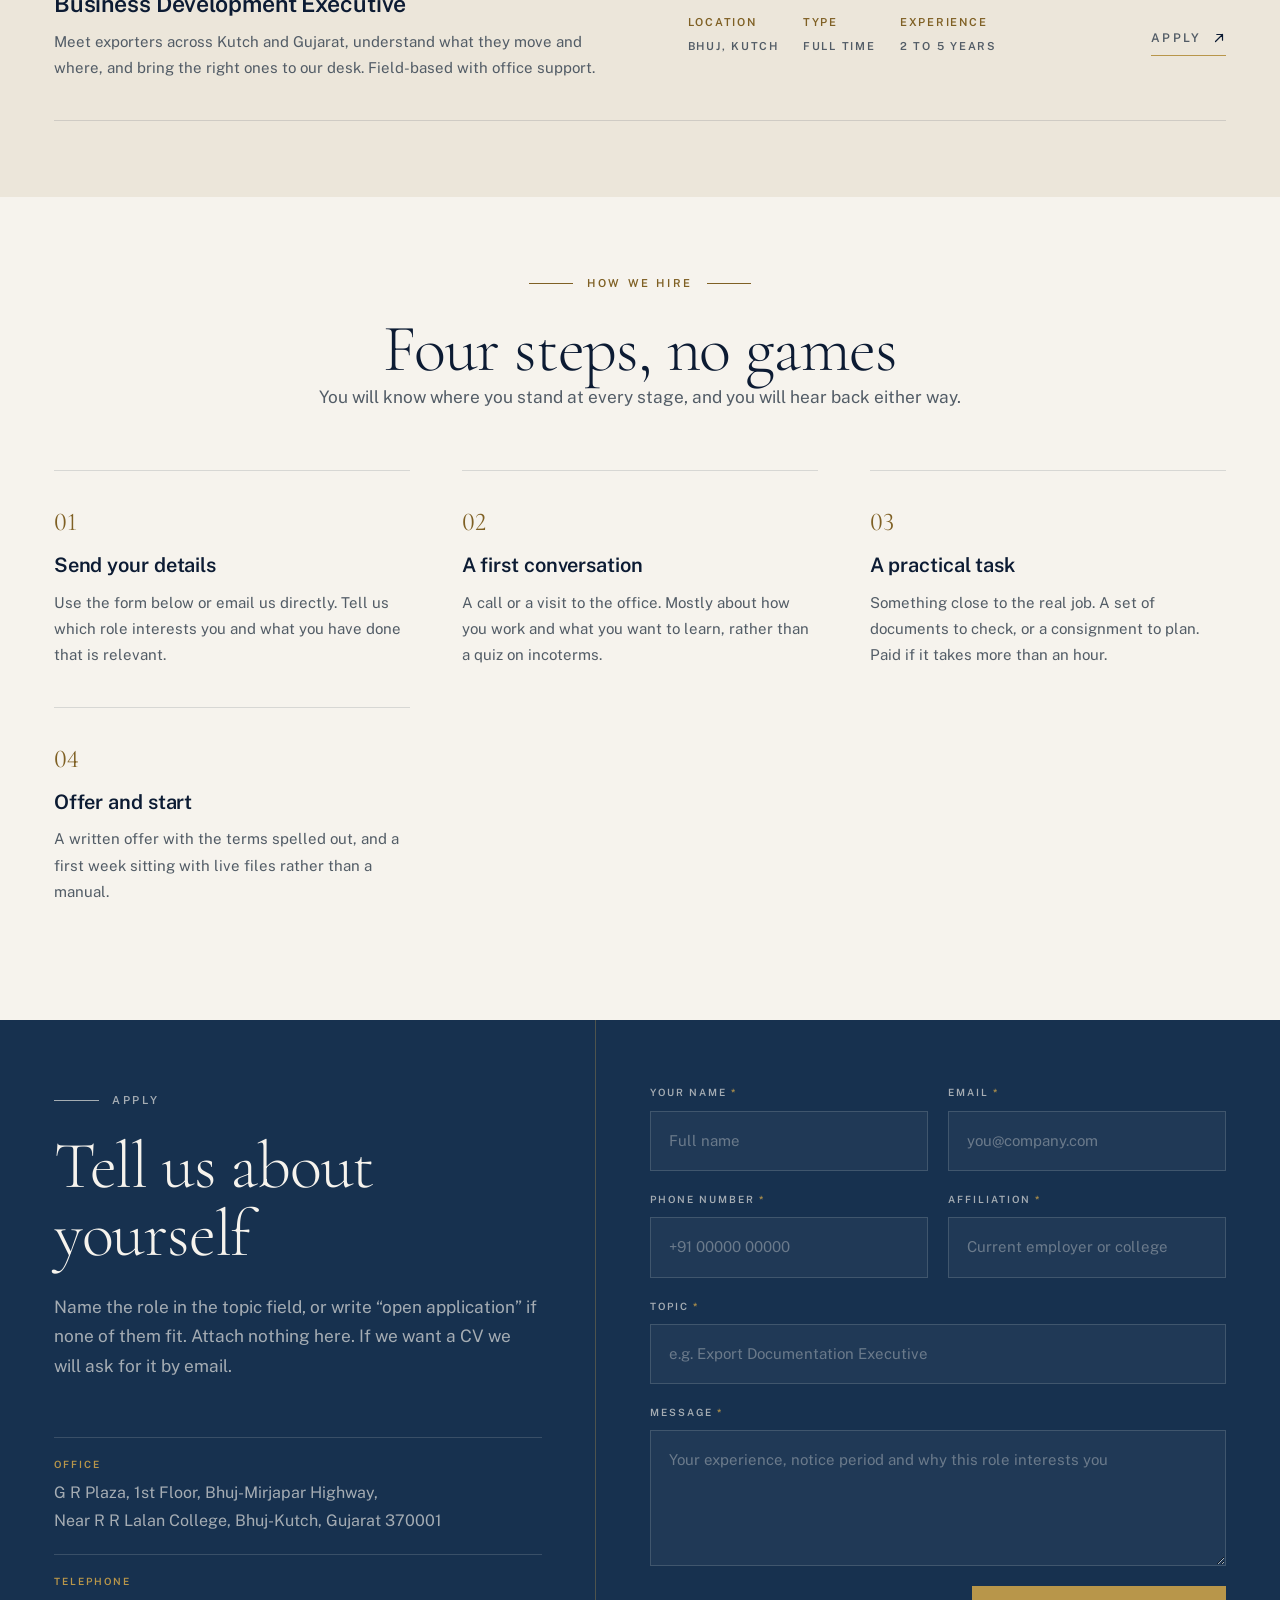
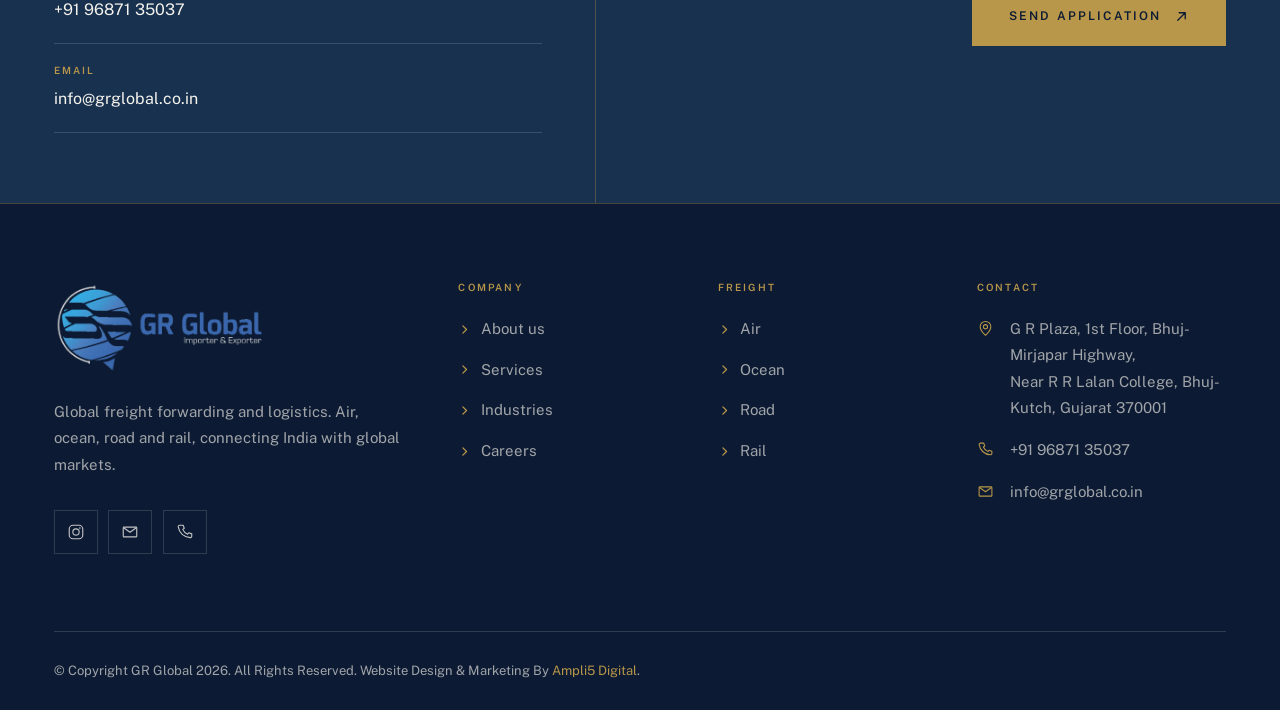
<file: careers.html>
<!doctype html>
<html lang="en">
<head>
<meta charset="utf-8">
<meta name="viewport" content="width=device-width, initial-scale=1">

<!-- Google Tag Manager -->
<script>(function(w,d,s,l,i){w[l]=w[l]||[];w[l].push({'gtm.start':
new Date().getTime(),event:'gtm.js'});var f=d.getElementsByTagName(s)[0],
j=d.createElement(s),dl=l!='dataLayer'?'&l='+l:'';j.async=true;j.src=
'https://www.googletagmanager.com/gtm.js?id='+i+dl;f.parentNode.insertBefore(j,f);
})(window,document,'script','dataLayer','GTM-KFMJKBCN');</script>
<!-- End Google Tag Manager -->

<title>Careers | Work in Freight Forwarding at GR Global, Bhuj</title>
<meta name="description" content="Join the GR Global team in Bhuj, Kutch. Roles in documentation, customs, operations, accounts and warehousing, with training and a clear path to responsibility.">
<link rel="canonical" href="https://grglobal.co.in/careers.html">

<meta name="theme-color" content="#0C1B33">
<meta name="robots" content="index, follow, max-snippet:-1, max-image-preview:large, max-video-preview:-1">

<meta property="og:type" content="website">
<meta property="og:site_name" content="GR Global">
<meta property="og:locale" content="en_IN">
<meta property="og:url" content="https://grglobal.co.in/careers.html">
<meta property="og:title" content="Careers at GR Global | Freight Forwarding Jobs in Bhuj">
<meta property="og:description" content="Roles in documentation, customs, operations, accounts and warehousing at our Bhuj office.">
<meta property="og:image" content="https://grglobal.co.in/img/hero-1600.webp">
<meta property="og:image:width" content="1600">
<meta property="og:image:height" content="900">
<meta property="og:image:alt" content="Aerial view of a loaded container ship under way at sea">
<meta name="twitter:card" content="summary_large_image">

<link rel="icon" href="/favicon.ico" sizes="32x32">
<link rel="icon" type="image/png" sizes="32x32" href="/favicon-32x32.png">
<link rel="icon" type="image/png" sizes="16x16" href="/favicon-16x16.png">
<link rel="apple-touch-icon" sizes="180x180" href="/apple-touch-icon.png">
<meta name="apple-mobile-web-app-title" content="GR Global">
<link rel="manifest" href="/site.webmanifest">

<link rel="preload" href="fonts/publicsans-var.woff2" as="font" type="font/woff2" crossorigin>
<link rel="preload" href="fonts/cormorant-var.woff2" as="font" type="font/woff2" crossorigin>

<link rel="stylesheet" href="css/style.css">
<script src="js/main.js" defer></script>

<script type="application/ld+json">
{
  "@context": "https://schema.org",
  "@graph": [
    {
      "@type": ["Organization", "LocalBusiness"],
      "@id": "https://grglobal.co.in/#org",
      "name": "GR Global",
      "url": "https://grglobal.co.in/",
      "logo": { "@id": "https://grglobal.co.in/#logo" },
      "email": "info@grglobal.co.in",
      "telephone": "+91-96871-35037",
      "address": {
        "@type": "PostalAddress",
        "streetAddress": "G R Plaza, 1st Floor, Bhuj-Mirjapar Highway, Near R R Lalan College",
        "addressLocality": "Bhuj",
        "addressRegion": "Gujarat",
        "postalCode": "370001",
        "addressCountry": "IN"
      },
      "areaServed": { "@type": "Place", "name": "Worldwide" },
      "sameAs": ["https://www.instagram.com/g_r_global/"]
    },
    {
      "@type": "ImageObject",
      "@id": "https://grglobal.co.in/#logo",
      "url": "https://grglobal.co.in/img/logo.webp",
      "contentUrl": "https://grglobal.co.in/img/logo.webp",
      "width": 480,
      "height": 206,
      "caption": "GR Global"
    },
    {
      "@type": "WebSite",
      "@id": "https://grglobal.co.in/#website",
      "url": "https://grglobal.co.in/",
      "name": "GR Global",
      "inLanguage": "en-IN",
      "publisher": { "@id": "https://grglobal.co.in/#org" }
    },
    {
      "@type": "WebPage",
      "@id": "https://grglobal.co.in/careers.html#webpage",
      "url": "https://grglobal.co.in/careers.html",
      "name": "Careers | Work in Freight Forwarding at GR Global, Bhuj",
      "description": "Join the GR Global team in Bhuj, Kutch. Roles in documentation, customs, operations, accounts and warehousing.",
      "inLanguage": "en-IN",
      "isPartOf": { "@id": "https://grglobal.co.in/#website" },
      "about": { "@id": "https://grglobal.co.in/#org" },
      "breadcrumb": { "@id": "https://grglobal.co.in/careers.html#breadcrumb" }
    },
    {
      "@type": "BreadcrumbList",
      "@id": "https://grglobal.co.in/careers.html#breadcrumb",
      "itemListElement": [
        { "@type": "ListItem", "position": 1, "name": "Home", "item": "https://grglobal.co.in/" },
        { "@type": "ListItem", "position": 2, "name": "Careers" }
      ]
    }
  ]
}
</script>
</head>
<body>

<!-- Google Tag Manager (noscript) -->
<noscript><iframe src="https://www.googletagmanager.com/ns.html?id=GTM-KFMJKBCN"
height="0" width="0" style="display:none;visibility:hidden"></iframe></noscript>
<!-- End Google Tag Manager (noscript) -->

<a class="skip" href="#main">Skip to content</a>

<header class="site-header">
  <div class="shell">
    <a class="brand" href="index.html" aria-label="GR Global home">
      <img src="img/logo-onblue.webp" width="480" height="206" alt="GR Global, importer and exporter">
    </a>

    <nav class="nav" id="primary-nav" aria-label="Primary">
      <a href="index.html">Home</a>
      <a href="about.html">About</a>

      <div class="nav__item has-mega">
        <a class="nav__toggle" href="service.html">Services</a>
        <button class="nav__more" type="button" aria-expanded="false" aria-controls="mega-services" aria-label="Show freight services menu"><span class="nav__caret" aria-hidden="true"></span></button>

        <div class="mega" id="mega-services">
          <div class="shell mega__inner">
            <div class="mega__lead">
              <p class="eyebrow">What we do</p>
              <h2>Four ways to move your cargo</h2>
              <p>Air, ocean, road and rail, with customs clearance and documentation handled by the same team.</p>
              <p><a class="textlink" href="service.html">All services <img class="ico" src="icons/arrow-light.svg" width="16" height="16" alt=""></a></p>
            </div>

            <ul class="mega__cards">
              <li><a href="service.html#air">
                <img class="mega__shot" src="img/svc-air.webp" width="395" height="450" loading="lazy" decoding="async" alt="">
                <b><img class="ico" src="icons/mode-air.svg" width="32" height="32" alt="" loading="lazy">Air</b>
                <small>Rapid delivery when the buyer is waiting</small>
              </a></li>
              <li><a href="service.html#ocean">
                <img class="mega__shot" src="img/svc-ocean.webp" width="395" height="450" loading="lazy" decoding="async" alt="">
                <b><img class="ico" src="icons/mode-ocean.svg" width="32" height="32" alt="" loading="lazy">Ocean</b>
                <small>Full and part container loads worldwide</small>
              </a></li>
              <li><a href="service.html#road">
                <img class="mega__shot" src="img/svc-road.webp" width="395" height="450" loading="lazy" decoding="async" alt="">
                <b><img class="ico" src="icons/mode-road.svg" width="32" height="32" alt="" loading="lazy">Road</b>
                <small>Factory collection to final delivery</small>
              </a></li>
              <li><a href="service.html#rail">
                <img class="mega__shot" src="img/svc-rail.webp" width="395" height="450" loading="lazy" decoding="async" alt="">
                <b><img class="ico" src="icons/mode-rail.svg" width="32" height="32" alt="" loading="lazy">Rail</b>
                <small>Heavy loads over long distances</small>
              </a></li>
            </ul>
          </div>
        </div>
      </div>

      <div class="nav__item has-mega">
        <a class="nav__toggle" href="industry.html">Industries</a>
        <button class="nav__more" type="button" aria-expanded="false" aria-controls="mega-industries" aria-label="Show industries menu"><span class="nav__caret" aria-hidden="true"></span></button>

        <div class="mega" id="mega-industries">
          <div class="shell mega__inner">
            <div class="mega__lead">
              <p class="eyebrow">Delivering beyond borders</p>
              <h2>Twelve export sectors</h2>
              <p>Each one carries its own packing rules, classification and clearance requirements.</p>
              <p><a class="textlink" href="industry.html">All industries <img class="ico" src="icons/arrow-light.svg" width="16" height="16" alt=""></a></p>
            </div>

            <ul class="mega__list">
              <li><a href="industry.html#agriculture"><img src="img/ind-agriculture.webp" width="395" height="450" loading="lazy" decoding="async" alt=""><span>Agriculture</span></a></li>
              <li><a href="industry.html#textile"><img src="img/ind-textile.webp" width="395" height="450" loading="lazy" decoding="async" alt=""><span>Textile Yarn</span></a></li>
              <li><a href="industry.html#vehicles"><img src="img/ind-vehicles.webp" width="395" height="450" loading="lazy" decoding="async" alt=""><span>Vehicles</span></a></li>
              <li><a href="industry.html#autoparts"><img src="img/ind-autoparts.webp" width="400" height="455" loading="lazy" decoding="async" alt=""><span>Auto Parts</span></a></li>
              <li><a href="industry.html#construction"><img src="img/ind-construction.webp" width="395" height="450" loading="lazy" decoding="async" alt=""><span>Construction</span></a></li>
              <li><a href="industry.html#mining"><img src="img/ind-mining.webp" width="395" height="450" loading="lazy" decoding="async" alt=""><span>Mining</span></a></li>
              <li><a href="industry.html#electronics"><img src="img/ind-electronics.webp" width="395" height="450" loading="lazy" decoding="async" alt=""><span>Electronics</span></a></li>
              <li><a href="industry.html#home"><img src="img/ind-home.webp" width="395" height="450" loading="lazy" decoding="async" alt=""><span>Home Materials</span></a></li>
              <li><a href="industry.html#gifts"><img src="img/ind-gifts.webp" width="395" height="450" loading="lazy" decoding="async" alt=""><span>Gifts</span></a></li>
              <li><a href="industry.html#fmcg"><img src="img/ind-fmcg.webp" width="395" height="450" loading="lazy" decoding="async" alt=""><span>FMCG</span></a></li>
              <li><a href="industry.html#food"><img src="img/ind-food.webp" width="395" height="450" loading="lazy" decoding="async" alt=""><span>Food</span></a></li>
              <li><a href="industry.html#borewell"><img src="img/ind-borewell.webp" width="395" height="450" loading="lazy" decoding="async" alt=""><span>Borewell</span></a></li>
            </ul>
          </div>
        </div>
      </div>

      <a href="testimonials.html">Testimonials</a>
      <a href="careers.html" aria-current="page">Careers</a>
      <a href="contact.html">Contact</a>
      <a class="btn btn--gold nav-cta" href="#apply">Apply now <img class="ico" src="icons/arrow-light.svg" width="16" height="16" alt=""></a>
    </nav>

    <button class="burger" type="button" aria-expanded="false" aria-controls="primary-nav" aria-label="Menu">
      <span></span><span></span><span></span>
    </button>
  </div>
</header>

<main id="main">

  <!-- ============================================================ hero -->
  <section class="page-hero">
    <div class="page-hero__media page-hero__media--strip">
      <img src="img/team-chetan-vekariya.webp" width="400" height="400" alt="" fetchpriority="high" decoding="async">
      <img src="img/team-nandita-bhudia.webp" width="400" height="400" alt="" decoding="async">
      <img src="img/team-mohan-vekariya.webp" width="400" height="400" alt="" decoding="async">
      <img src="img/team-reena-vekariya.webp" width="400" height="400" alt="" decoding="async">
    </div>

    <div class="page-hero__inner shell">
      <ol class="crumbs">
        <li><a href="index.html">Home</a></li>
        <li aria-current="page">Careers</li>
      </ol>
      <p class="eyebrow">Join us</p>
      <h1 class="display">Build a career in international trade</h1>
      <p class="lead">Freight forwarding is a trade you learn by doing it. If you are careful with detail and steady under a deadline, we will teach you the rest.</p>
    </div>
  </section>

  <!-- =========================================================== intro -->
  <section class="band" aria-labelledby="why-h">
    <div class="shell prose-split reveal">
      <div>
        <p class="eyebrow">Why here</p>
        <h2 class="display" id="why-h">A small team, real responsibility</h2>
      </div>

      <div class="prose-split__body">
        <div>
          <p>There are eight of us handling documentation, procurement, accounts and the warehouse floor. That size is deliberate. It means nobody spends a year shadowing someone else before they touch a live file.</p>
          <p>New joiners sit with the consignments from the first week. You will learn classification because you will be doing it, and you will learn how a customs desk actually works because you will be talking to one.</p>
        </div>
        <div>
          <p>We hire for care rather than for a CV. A bill of lading with a wrong number costs a client days at a port, so attention to detail matters here more than a qualification does.</p>
          <p>If that sounds like the way you work, there is a place for you on the team, whether or not one of the roles below has your exact job title on it.</p>
        </div>
      </div>
    </div>
  </section>

  <!-- =========================================================== perks -->
  <section class="band band--dark" aria-labelledby="perks-h">
    <div class="shell band-head band-head--split reveal">
      <div>
        <p class="eyebrow">What you get</p>
        <h2 class="display" id="perks-h">More than a desk in Bhuj</h2>
      </div>
      <p class="lead">Nothing here is a perk in the table-tennis sense. These are the things people who work in freight actually care about.</p>
    </div>

    <div class="shell">
      <ul class="perks reveal">
        <li>
          <img class="ico" src="icons/book-gold.svg" width="32" height="32" alt="" loading="lazy">
          <h3>Learn the whole trade</h3>
          <p>Classification, documentation, customs procedure and carrier negotiation. Not one narrow slice of it, repeated for years.</p>
        </li>
        <li>
          <img class="ico" src="icons/growth-gold.svg" width="32" height="32" alt="" loading="lazy">
          <h3>A path to responsibility</h3>
          <p>People here move from assisting to owning a client file. How fast depends on you, not on a promotion cycle.</p>
        </li>
        <li>
          <img class="ico" src="icons/people-gold.svg" width="32" height="32" alt="" loading="lazy">
          <h3>Direct access</h3>
          <p>No layers between you and the decision. If something needs changing, you raise it with the person who can change it.</p>
        </li>
        <li>
          <img class="ico" src="icons/globe-gold.svg" width="32" height="32" alt="" loading="lazy">
          <h3>International exposure</h3>
          <p>Daily contact with carriers, brokers and buyers across fifteen countries, from a desk on the Bhuj-Mirjapar Highway.</p>
        </li>
        <li>
          <img class="ico" src="icons/scale-gold.svg" width="32" height="32" alt="" loading="lazy">
          <h3>Sane hours</h3>
          <p>Vessels do not keep office hours, but that is what a rota is for. Late nights are the exception, not the culture.</p>
        </li>
        <li>
          <img class="ico" src="icons/medal-gold.svg" width="32" height="32" alt="" loading="lazy">
          <h3>Recognition that is specific</h3>
          <p>Good work gets named, not averaged into a team score at the end of a quarter.</p>
        </li>
      </ul>
    </div>
  </section>

  <!-- =========================================================== roles -->
  <section class="band band--sink" aria-labelledby="roles-h">
    <div class="shell band-head band-head--split reveal">
      <div>
        <p class="eyebrow">Open positions</p>
        <h2 class="display" id="roles-h">Where we are hiring</h2>
      </div>
      <p class="lead">All roles are based at our Bhuj office. If none of these fit, send us your details anyway. We keep good applications on file.</p>
    </div>

    <div class="shell">
      <div class="roles reveal">
        <article class="role">
          <div>
            <h3>Export Documentation Executive</h3>
            <p>Prepare and check commercial invoices, packing lists, certificates of origin and transport documents. Accuracy here decides whether a consignment sails on time.</p>
          </div>
          <ul class="role__meta">
            <li><b>Location</b>Bhuj, Kutch</li>
            <li><b>Type</b>Full time</li>
            <li><b>Experience</b>1 to 3 years</li>
          </ul>
          <p><a class="textlink" href="#apply">Apply <img class="ico" src="icons/arrow-dark.svg" width="16" height="16" alt=""></a></p>
        </article>

        <article class="role">
          <div>
            <h3>Customs Clearance Coordinator</h3>
            <p>Handle classification, filing and duty assessment, and keep the destination broker briefed before cargo lands. Direct daily contact with the customs desk.</p>
          </div>
          <ul class="role__meta">
            <li><b>Location</b>Bhuj, Kutch</li>
            <li><b>Type</b>Full time</li>
            <li><b>Experience</b>2 to 5 years</li>
          </ul>
          <p><a class="textlink" href="#apply">Apply <img class="ico" src="icons/arrow-dark.svg" width="16" height="16" alt=""></a></p>
        </article>

        <article class="role">
          <div>
            <h3>Freight Operations Executive</h3>
            <p>Book space with carriers, confirm cut-offs, track consignments and keep clients informed at every milestone across air, ocean, road and rail.</p>
          </div>
          <ul class="role__meta">
            <li><b>Location</b>Bhuj, Kutch</li>
            <li><b>Type</b>Full time</li>
            <li><b>Experience</b>1 to 4 years</li>
          </ul>
          <p><a class="textlink" href="#apply">Apply <img class="ico" src="icons/arrow-dark.svg" width="16" height="16" alt=""></a></p>
        </article>

        <article class="role">
          <div>
            <h3>Accounts Assistant</h3>
            <p>Invoicing, reconciliation and carrier settlements, working alongside the account head. Suits someone methodical who likes a ledger that balances.</p>
          </div>
          <ul class="role__meta">
            <li><b>Location</b>Bhuj, Kutch</li>
            <li><b>Type</b>Full time</li>
            <li><b>Experience</b>0 to 2 years</li>
          </ul>
          <p><a class="textlink" href="#apply">Apply <img class="ico" src="icons/arrow-dark.svg" width="16" height="16" alt=""></a></p>
        </article>

        <article class="role">
          <div>
            <h3>Warehouse Supervisor</h3>
            <p>Run receiving, packing, consolidation and dispatch on the warehouse floor, and make sure what leaves matches what the packing list says.</p>
          </div>
          <ul class="role__meta">
            <li><b>Location</b>Bhuj, Kutch</li>
            <li><b>Type</b>Full time</li>
            <li><b>Experience</b>2 to 6 years</li>
          </ul>
          <p><a class="textlink" href="#apply">Apply <img class="ico" src="icons/arrow-dark.svg" width="16" height="16" alt=""></a></p>
        </article>

        <article class="role">
          <div>
            <h3>Business Development Executive</h3>
            <p>Meet exporters across Kutch and Gujarat, understand what they move and where, and bring the right ones to our desk. Field-based with office support.</p>
          </div>
          <ul class="role__meta">
            <li><b>Location</b>Bhuj, Kutch</li>
            <li><b>Type</b>Full time</li>
            <li><b>Experience</b>2 to 5 years</li>
          </ul>
          <p><a class="textlink" href="#apply">Apply <img class="ico" src="icons/arrow-dark.svg" width="16" height="16" alt=""></a></p>
        </article>
      </div>
    </div>
  </section>

  <!-- ========================================================= process -->
  <section class="band" aria-labelledby="hiring-h">
    <div class="shell band-head band-head--split reveal">
      <div>
        <p class="eyebrow">How we hire</p>
        <h2 class="display" id="hiring-h">Four steps, no games</h2>
      </div>
      <p class="lead">You will know where you stand at every stage, and you will hear back either way.</p>
    </div>

    <div class="shell">
      <ol class="process reveal">
        <li>
          <h3>Send your details</h3>
          <p>Use the form below or email us directly. Tell us which role interests you and what you have done that is relevant.</p>
        </li>
        <li>
          <h3>A first conversation</h3>
          <p>A call or a visit to the office. Mostly about how you work and what you want to learn, rather than a quiz on incoterms.</p>
        </li>
        <li>
          <h3>A practical task</h3>
          <p>Something close to the real job. A set of documents to check, or a consignment to plan. Paid if it takes more than an hour.</p>
        </li>
        <li>
          <h3>Offer and start</h3>
          <p>A written offer with the terms spelled out, and a first week sitting with live files rather than a manual.</p>
        </li>
      </ol>
    </div>
  </section>

  <!-- =========================================================== apply -->
  <section class="band band--flush band--dark band--raised enquiry" id="apply" aria-labelledby="apply-h">
    <div class="enquiry__intro reveal">
      <p class="eyebrow">Apply</p>
      <h2 class="display" id="apply-h">Tell us about yourself</h2>
      <p class="lead">Name the role in the topic field, or write &ldquo;open application&rdquo; if none of them fit. Attach nothing here. If we want a CV we will ask for it by email.</p>

      <ul class="contact-list">
        <li>
          <b>Office</b>
          <address>G R Plaza, 1st Floor, Bhuj-Mirjapar Highway,<br>Near R R Lalan College, Bhuj-Kutch, Gujarat 370001</address>
        </li>
        <li>
          <b>Telephone</b>
          <a href="tel:+919687135037">+91 96871 35037</a>
        </li>
        <li>
          <b>Email</b>
          <a href="mailto:info@grglobal.co.in">info@grglobal.co.in</a>
        </li>
      </ul>
    </div>

    <div class="enquiry__panel reveal">
      <form class="form" id="enquiry-form" action="contact-mail.php" method="post" novalidate>
        <input type="hidden" name="form_id" value="careers-application">
        <p class="hp"><label for="company-website">Leave this field empty</label><input type="text" id="company-website" name="company_website" tabindex="-1" autocomplete="off"></p>

        <div class="form__row">
          <p class="field">
            <label for="f-name">Your Name <span class="req" aria-hidden="true">*</span></label>
            <input type="text" id="f-name" name="name" autocomplete="name" required placeholder="Full name">
            <span class="field__error">Please enter your name</span>
          </p>
          <p class="field">
            <label for="f-email">Email <span class="req" aria-hidden="true">*</span></label>
            <input type="email" id="f-email" name="email" autocomplete="email" required placeholder="you@company.com">
            <span class="field__error">Please enter a valid email address</span>
          </p>
        </div>

        <div class="form__row">
          <p class="field">
            <label for="f-phone">Phone Number <span class="req" aria-hidden="true">*</span></label>
            <input type="tel" id="f-phone" name="phone" autocomplete="tel" required placeholder="+91 00000 00000">
            <span class="field__error">Please enter your phone number</span>
          </p>
          <p class="field">
            <label for="f-affiliation">Affiliation <span class="req" aria-hidden="true">*</span></label>
            <input type="text" id="f-affiliation" name="affiliation" autocomplete="organization" required placeholder="Current employer or college">
            <span class="field__error">Please enter your current employer or college</span>
          </p>
        </div>

        <p class="field">
          <label for="f-topic">Topic <span class="req" aria-hidden="true">*</span></label>
          <input type="text" id="f-topic" name="topic" required placeholder="e.g. Export Documentation Executive">
          <span class="field__error">Please tell us which role you are applying for</span>
        </p>

        <p class="field">
          <label for="f-message">Message <span class="req" aria-hidden="true">*</span></label>
          <textarea id="f-message" name="message" required placeholder="Your experience, notice period and why this role interests you"></textarea>
          <span class="field__error">Please add a short message</span>
        </p>

        <div class="form__actions">
          <button class="btn btn--gold" type="submit">Send application <img class="ico" src="icons/arrow-dark.svg" width="16" height="16" alt=""></button>
        </div>

        <p class="form__status" role="alert" hidden></p>
      </form>
    </div>
  </section>

</main>

<footer class="site-footer">
  <div class="shell">
    <div class="footer__grid">
      <div class="footer__brand">
        <img src="img/logo-onblue.webp" width="480" height="206" loading="lazy" decoding="async" alt="GR Global">
        <p>Global freight forwarding and logistics. Air, ocean, road and rail, connecting India with global markets.</p>
        <div class="socials">
          <a href="https://www.instagram.com/g_r_global/" rel="noopener" target="_blank" aria-label="GR Global on Instagram"><img class="ico" src="icons/instagram.svg" width="24" height="24" alt=""></a>
          <a href="mailto:info@grglobal.co.in" aria-label="Email GR Global"><img class="ico" src="icons/mail.svg" width="24" height="24" alt=""></a>
          <a href="tel:+919687135037" aria-label="Call GR Global"><img class="ico" src="icons/phone.svg" width="24" height="24" alt=""></a>
        </div>
      </div>

      <div class="footer__col">
        <h3>Company</h3>
        <ul class="footer__menu">
          <li><a href="about.html"><img class="ico" src="icons/chevron-gold.svg" width="16" height="16" alt="" loading="lazy">About us</a></li>
          <li><a href="service.html"><img class="ico" src="icons/chevron-gold.svg" width="16" height="16" alt="" loading="lazy">Services</a></li>
          <li><a href="industry.html"><img class="ico" src="icons/chevron-gold.svg" width="16" height="16" alt="" loading="lazy">Industries</a></li>
          <li><a href="careers.html"><img class="ico" src="icons/chevron-gold.svg" width="16" height="16" alt="" loading="lazy">Careers</a></li>
        </ul>
      </div>

      <div class="footer__col">
        <h3>Freight</h3>
        <ul class="footer__menu">
          <li><a href="service.html#air"><img class="ico" src="icons/chevron-gold.svg" width="16" height="16" alt="" loading="lazy">Air</a></li>
          <li><a href="service.html#ocean"><img class="ico" src="icons/chevron-gold.svg" width="16" height="16" alt="" loading="lazy">Ocean</a></li>
          <li><a href="service.html#road"><img class="ico" src="icons/chevron-gold.svg" width="16" height="16" alt="" loading="lazy">Road</a></li>
          <li><a href="service.html#rail"><img class="ico" src="icons/chevron-gold.svg" width="16" height="16" alt="" loading="lazy">Rail</a></li>
        </ul>
      </div>

      <div class="footer__col">
        <h3>Contact</h3>
        <ul class="footer__contact">
          <li>
            <img class="ico" src="icons/pin-gold.svg" width="24" height="24" alt="" loading="lazy">
            <address>G R Plaza, 1st Floor, Bhuj-Mirjapar Highway,<br>Near R R Lalan College, Bhuj-Kutch, Gujarat 370001</address>
          </li>
          <li>
            <img class="ico" src="icons/phone-gold.svg" width="24" height="24" alt="" loading="lazy">
            <a href="tel:+919687135037">+91 96871 35037</a>
          </li>
          <li>
            <img class="ico" src="icons/mail-gold.svg" width="24" height="24" alt="" loading="lazy">
            <a href="mailto:info@grglobal.co.in">info@grglobal.co.in</a>
          </li>
        </ul>
      </div>
    </div>

    <div class="colophon">
      <p>&copy; Copyright GR Global 2026. All Rights Reserved. Website Design &amp; Marketing By <a href="https://www.ampli5.digital/" rel="noopener" target="_blank">Ampli5 Digital</a>.</p>
    </div>
  </div>
</footer>

</body>
</html>
</file>
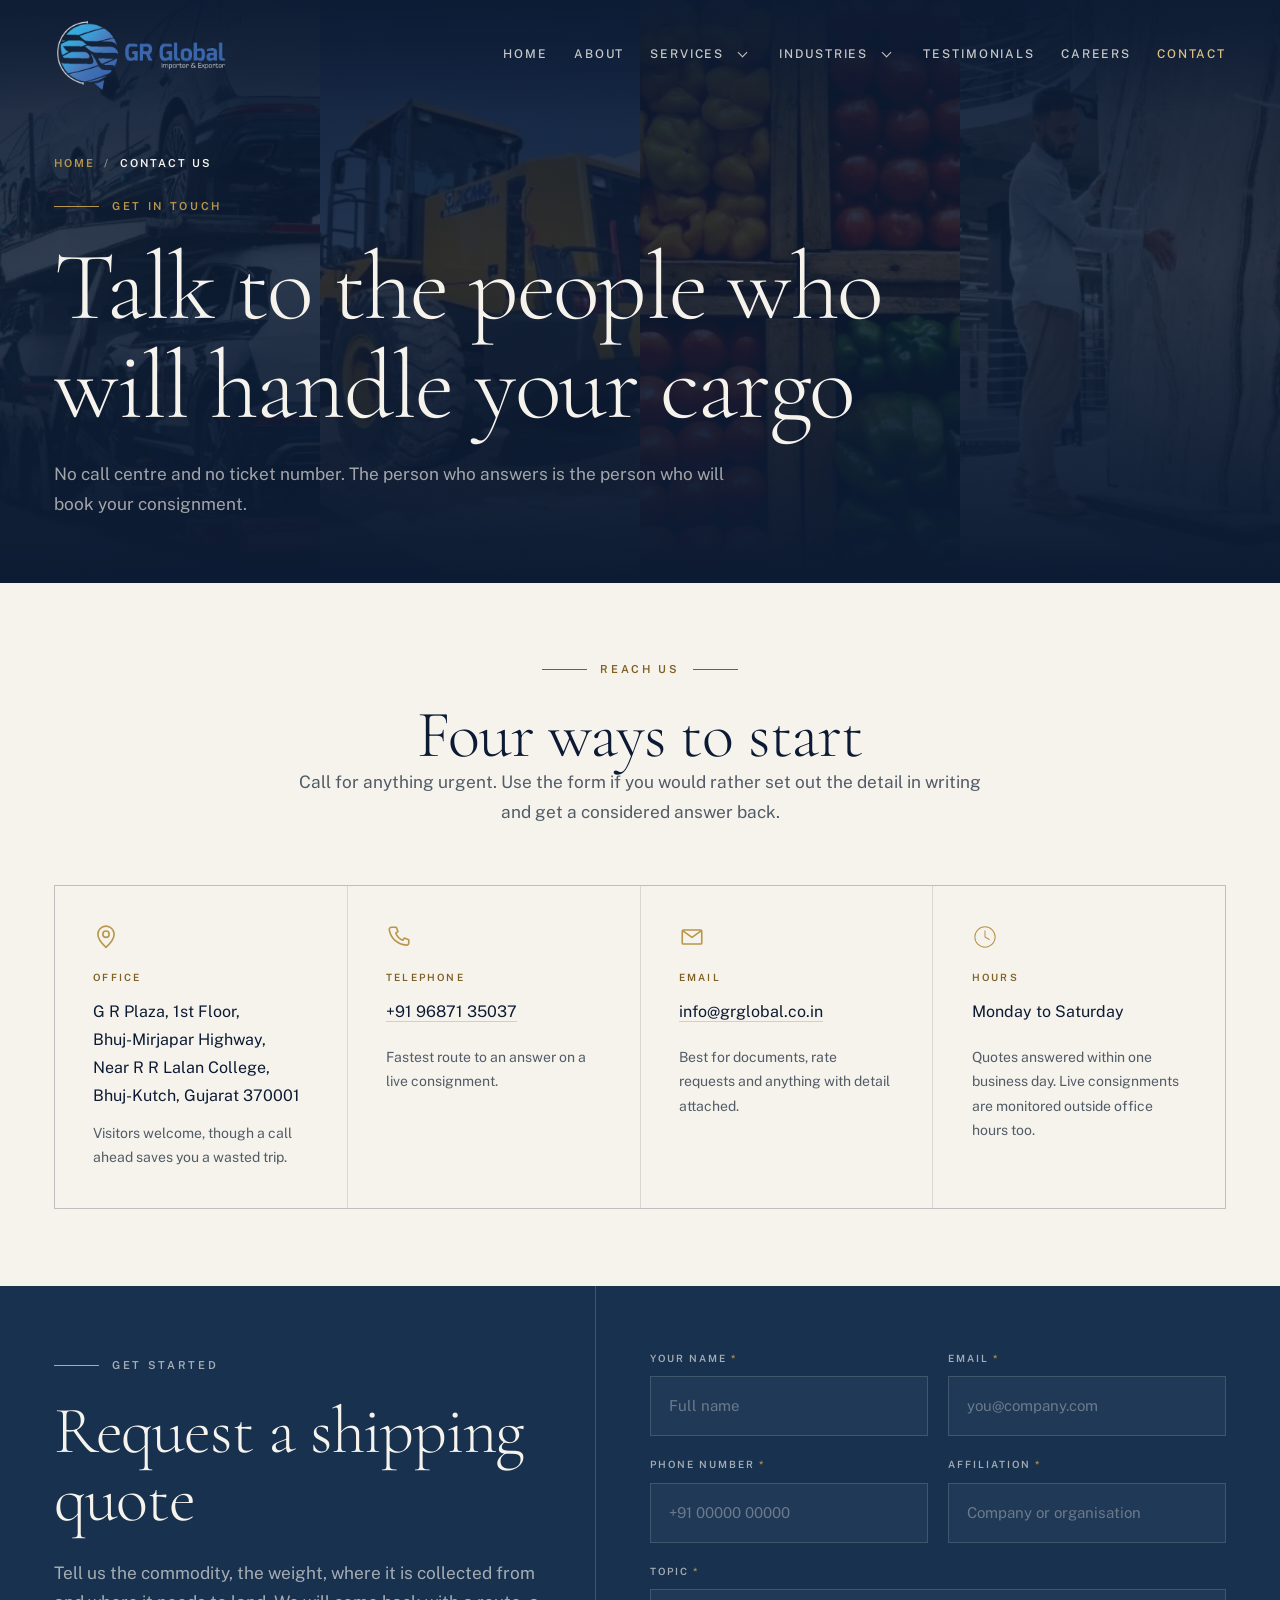
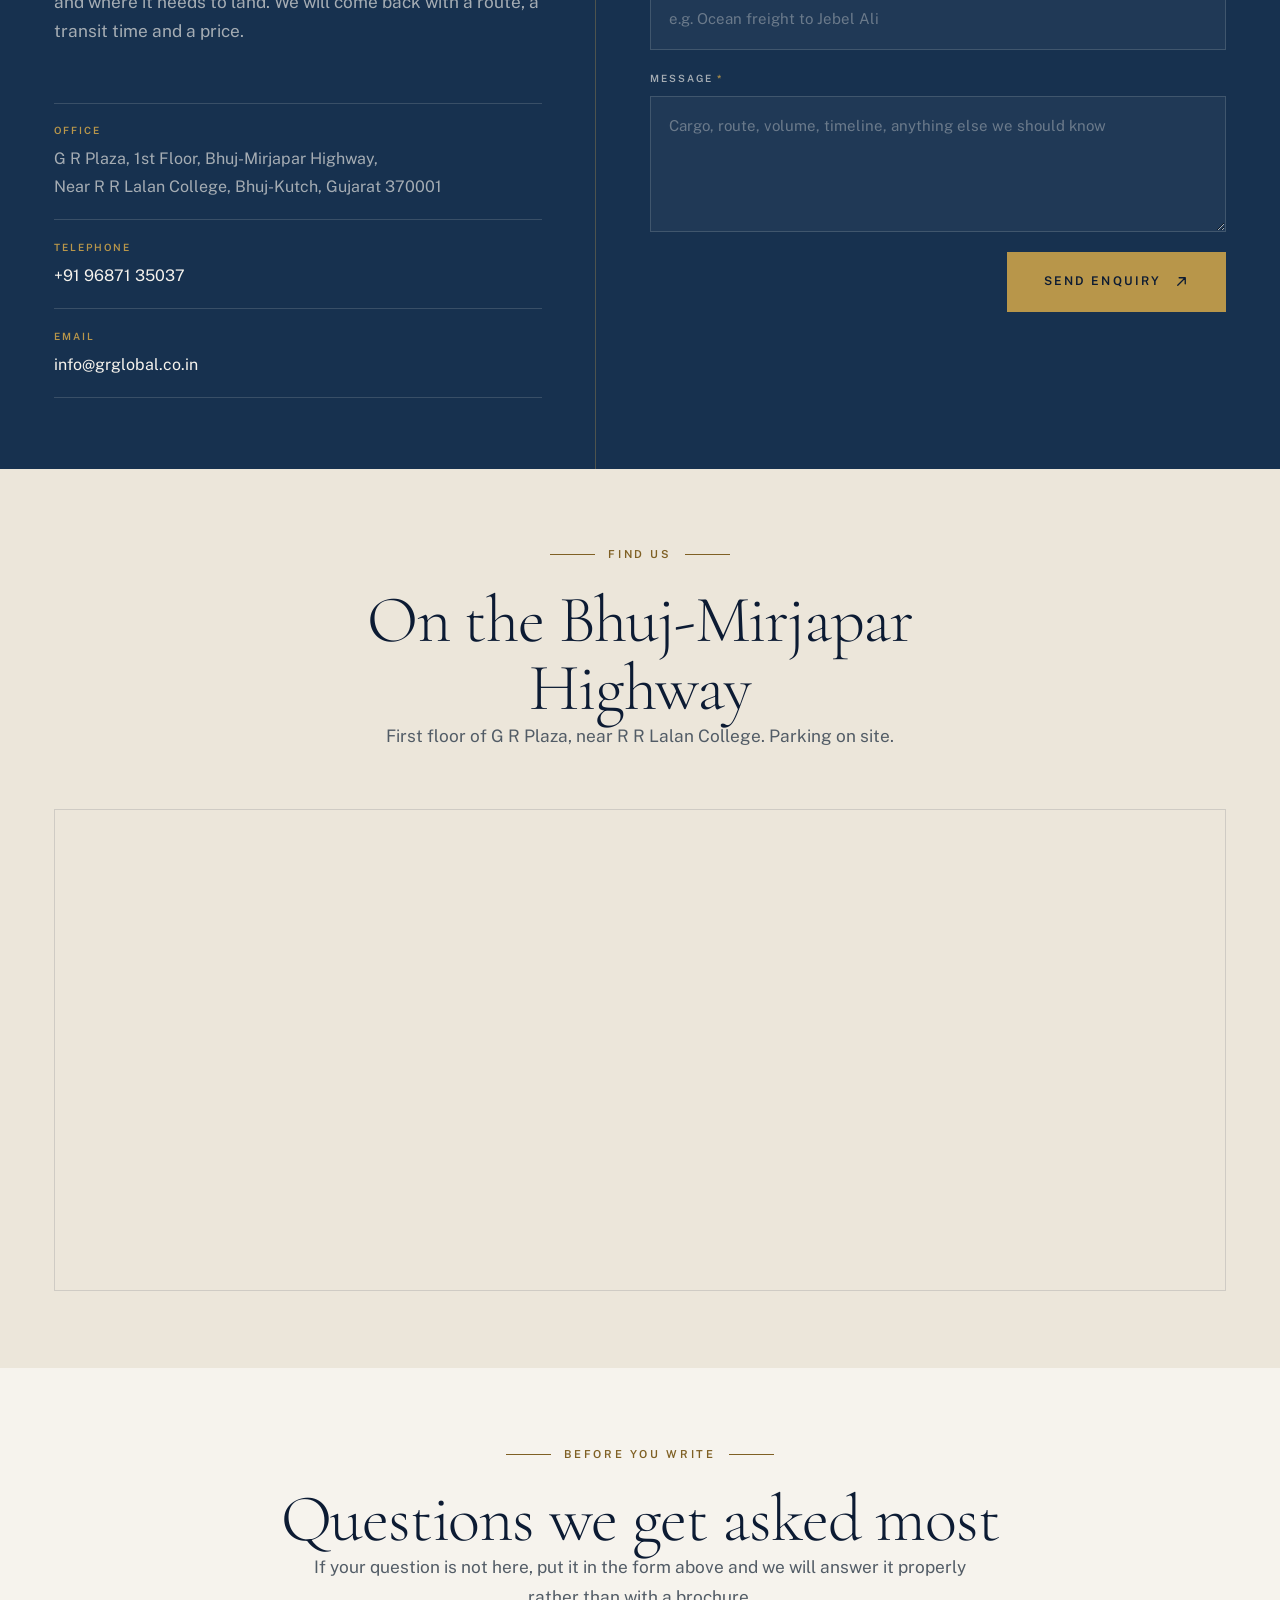
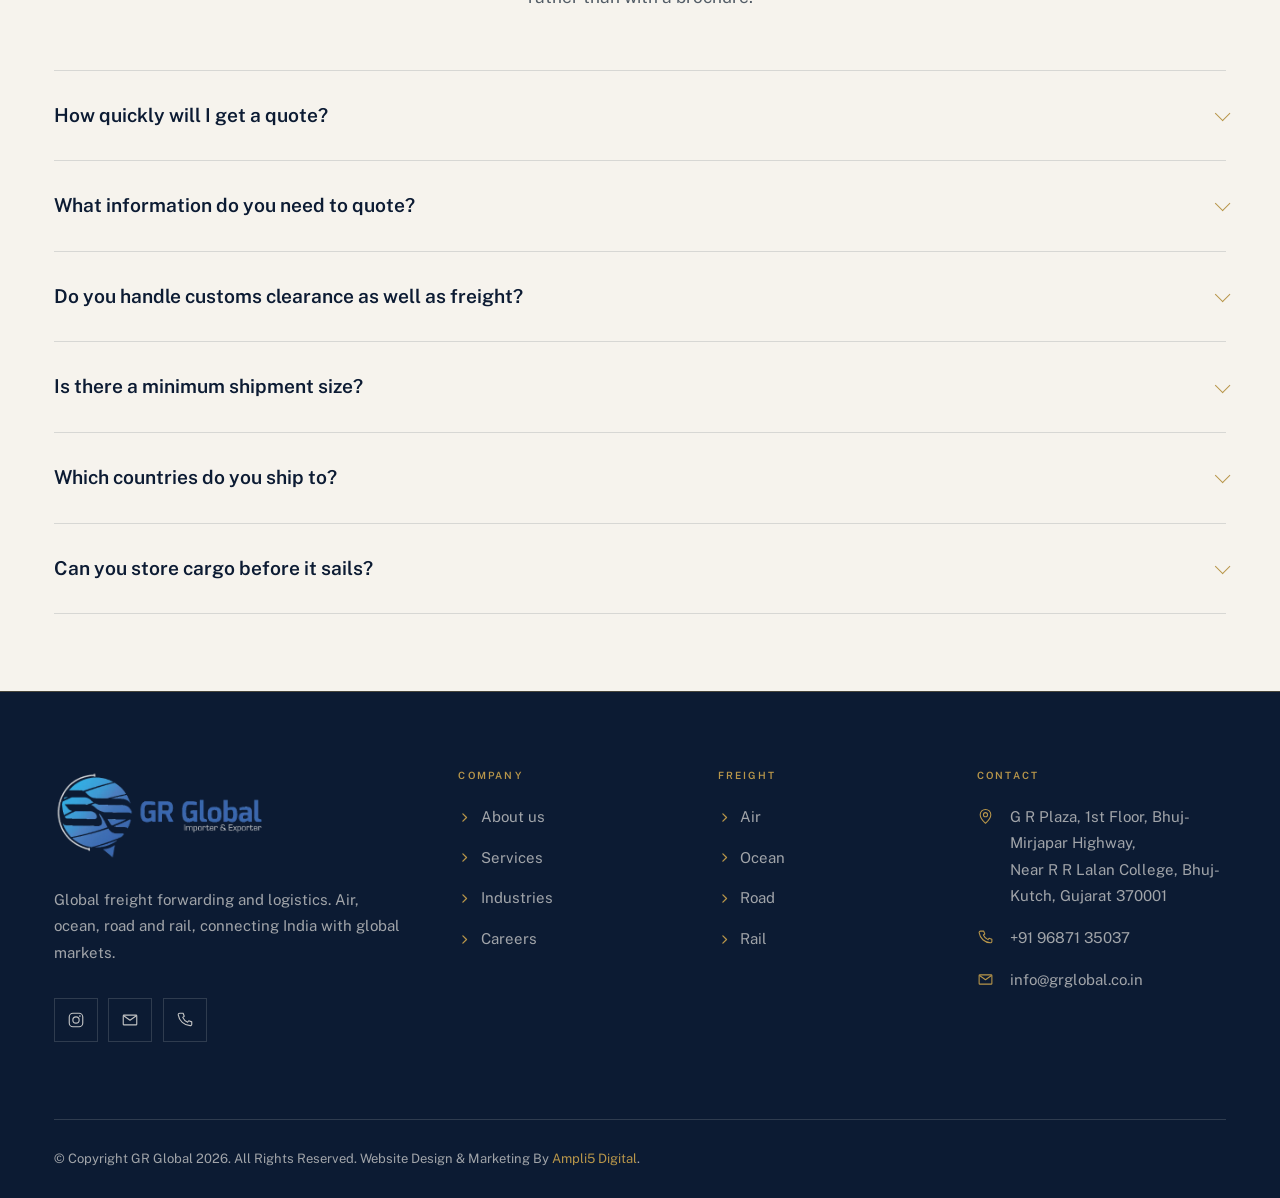
<file: contact.html>
<!doctype html>
<html lang="en">
<head>
<meta charset="utf-8">
<meta name="viewport" content="width=device-width, initial-scale=1">

<!-- Google Tag Manager -->
<script>(function(w,d,s,l,i){w[l]=w[l]||[];w[l].push({'gtm.start':
new Date().getTime(),event:'gtm.js'});var f=d.getElementsByTagName(s)[0],
j=d.createElement(s),dl=l!='dataLayer'?'&l='+l:'';j.async=true;j.src=
'https://www.googletagmanager.com/gtm.js?id='+i+dl;f.parentNode.insertBefore(j,f);
})(window,document,'script','dataLayer','GTM-KFMJKBCN');</script>
<!-- End Google Tag Manager -->

<title>Contact Us | GR Global Freight Forwarding, Bhuj, Kutch</title>
<meta name="description" content="Call +91 96871 35037 or email info@grglobal.co.in. GR Global, G R Plaza, Bhuj-Mirjapar Highway, Bhuj-Kutch, Gujarat 370001. Request a freight quote in one business day.">
<link rel="canonical" href="https://grglobal.co.in/contact.html">

<meta name="theme-color" content="#0C1B33">
<meta name="robots" content="index, follow, max-snippet:-1, max-image-preview:large, max-video-preview:-1">

<meta property="og:type" content="website">
<meta property="og:site_name" content="GR Global">
<meta property="og:locale" content="en_IN">
<meta property="og:url" content="https://grglobal.co.in/contact.html">
<meta property="og:title" content="Contact GR Global | Freight Forwarding, Bhuj, Kutch">
<meta property="og:description" content="Call, email or send an enquiry. We reply with a route, a transit time and a price within one business day.">
<meta property="og:image" content="https://grglobal.co.in/img/hero-1600.webp">
<meta property="og:image:width" content="1600">
<meta property="og:image:height" content="900">
<meta property="og:image:alt" content="Aerial view of a loaded container ship under way at sea">
<meta name="twitter:card" content="summary_large_image">

<link rel="icon" href="/favicon.ico" sizes="32x32">
<link rel="icon" type="image/png" sizes="32x32" href="/favicon-32x32.png">
<link rel="icon" type="image/png" sizes="16x16" href="/favicon-16x16.png">
<link rel="apple-touch-icon" sizes="180x180" href="/apple-touch-icon.png">
<meta name="apple-mobile-web-app-title" content="GR Global">
<link rel="manifest" href="/site.webmanifest">

<link rel="preload" href="fonts/publicsans-var.woff2" as="font" type="font/woff2" crossorigin>
<link rel="preload" href="fonts/cormorant-var.woff2" as="font" type="font/woff2" crossorigin>

<link rel="stylesheet" href="css/style.css">
<script src="js/main.js" defer></script>

<script type="application/ld+json">
{
  "@context": "https://schema.org",
  "@graph": [
    {
      "@type": ["Organization", "LocalBusiness"],
      "@id": "https://grglobal.co.in/#org",
      "name": "GR Global",
      "alternateName": "G R Global Importer & Exporter",
      "url": "https://grglobal.co.in/",
      "logo": { "@id": "https://grglobal.co.in/#logo" },
      "description": "Freight forwarding and export logistics company handling air, ocean, road and rail shipments from Bhuj, Kutch, Gujarat to global markets.",
      "email": "info@grglobal.co.in",
      "telephone": "+91-96871-35037",
      "address": {
        "@type": "PostalAddress",
        "streetAddress": "G R Plaza, 1st Floor, Bhuj-Mirjapar Highway, Near R R Lalan College",
        "addressLocality": "Bhuj",
        "addressRegion": "Gujarat",
        "postalCode": "370001",
        "addressCountry": "IN"
      },
      "areaServed": { "@type": "Place", "name": "Worldwide" },
      "contactPoint": [
        {
          "@type": "ContactPoint",
          "contactType": "customer service",
          "telephone": "+91-96871-35037",
          "email": "info@grglobal.co.in",
          "availableLanguage": ["English", "Hindi", "Gujarati"],
          "areaServed": "Worldwide"
        },
        {
          "@type": "ContactPoint",
          "contactType": "sales",
          "telephone": "+91-96871-35037",
          "email": "info@grglobal.co.in",
          "availableLanguage": ["English", "Hindi", "Gujarati"],
          "areaServed": "Worldwide"
        }
      ],
      "sameAs": ["https://www.instagram.com/g_r_global/"]
    },
    {
      "@type": "ImageObject",
      "@id": "https://grglobal.co.in/#logo",
      "url": "https://grglobal.co.in/img/logo.webp",
      "contentUrl": "https://grglobal.co.in/img/logo.webp",
      "width": 480,
      "height": 206,
      "caption": "GR Global"
    },
    {
      "@type": "WebSite",
      "@id": "https://grglobal.co.in/#website",
      "url": "https://grglobal.co.in/",
      "name": "GR Global",
      "inLanguage": "en-IN",
      "publisher": { "@id": "https://grglobal.co.in/#org" }
    },
    {
      "@type": "ContactPage",
      "@id": "https://grglobal.co.in/contact.html#webpage",
      "url": "https://grglobal.co.in/contact.html",
      "name": "Contact Us | GR Global Freight Forwarding, Bhuj, Kutch",
      "description": "Call +91 96871 35037 or email info@grglobal.co.in. Request a freight quote and get a reply within one business day.",
      "inLanguage": "en-IN",
      "isPartOf": { "@id": "https://grglobal.co.in/#website" },
      "about": { "@id": "https://grglobal.co.in/#org" },
      "breadcrumb": { "@id": "https://grglobal.co.in/contact.html#breadcrumb" }
    },
    {
      "@type": "BreadcrumbList",
      "@id": "https://grglobal.co.in/contact.html#breadcrumb",
      "itemListElement": [
        { "@type": "ListItem", "position": 1, "name": "Home", "item": "https://grglobal.co.in/" },
        { "@type": "ListItem", "position": 2, "name": "Contact us" }
      ]
    },
    {
      "@type": "FAQPage",
      "@id": "https://grglobal.co.in/contact.html#faq",
      "mainEntity": [
        {
          "@type": "Question",
          "name": "How quickly will I get a quote?",
          "acceptedAnswer": {
            "@type": "Answer",
            "text": "Within one business day for a standard air, ocean, road or rail consignment. Out-of-gauge or project cargo may take a little longer because the route has to be surveyed first."
          }
        },
        {
          "@type": "Question",
          "name": "What information do you need to quote?",
          "acceptedAnswer": {
            "@type": "Answer",
            "text": "The commodity, the gross weight and dimensions, the collection point and the destination. If you know the incoterm and the target sailing date, include those too."
          }
        },
        {
          "@type": "Question",
          "name": "Do you handle customs clearance as well as freight?",
          "acceptedAnswer": {
            "@type": "Answer",
            "text": "Yes. Classification, filing and duty assessment are handled at origin, and we brief the destination broker before the consignment lands."
          }
        },
        {
          "@type": "Question",
          "name": "Is there a minimum shipment size?",
          "acceptedAnswer": {
            "@type": "Answer",
            "text": "No. Smaller orders are consolidated with other cargo so the unit cost stays sensible, rather than being turned away."
          }
        },
        {
          "@type": "Question",
          "name": "Which countries do you ship to?",
          "acceptedAnswer": {
            "@type": "Answer",
            "text": "We regularly move freight to fifteen countries across Africa, Asia, the Americas and Europe. If your destination is not one we serve often, ask and we will tell you honestly."
          }
        },
        {
          "@type": "Question",
          "name": "Can you store cargo before it sails?",
          "acceptedAnswer": {
            "@type": "Answer",
            "text": "Yes. We offer short and long-term storage between production and sailing, which avoids demurrage and stops you shipping a half-filled container."
          }
        }
      ]
    }
  ]
}
</script>
</head>
<body>

<!-- Google Tag Manager (noscript) -->
<noscript><iframe src="https://www.googletagmanager.com/ns.html?id=GTM-KFMJKBCN"
height="0" width="0" style="display:none;visibility:hidden"></iframe></noscript>
<!-- End Google Tag Manager (noscript) -->

<a class="skip" href="#main">Skip to content</a>

<header class="site-header">
  <div class="shell">
    <a class="brand" href="index.html" aria-label="GR Global home">
      <img src="img/logo-onblue.webp" width="480" height="206" alt="GR Global, importer and exporter">
    </a>

    <nav class="nav" id="primary-nav" aria-label="Primary">
      <a href="index.html">Home</a>
      <a href="about.html">About</a>

      <div class="nav__item has-mega">
        <a class="nav__toggle" href="service.html">Services</a>
        <button class="nav__more" type="button" aria-expanded="false" aria-controls="mega-services" aria-label="Show freight services menu"><span class="nav__caret" aria-hidden="true"></span></button>

        <div class="mega" id="mega-services">
          <div class="shell mega__inner">
            <div class="mega__lead">
              <p class="eyebrow">What we do</p>
              <h2>Four ways to move your cargo</h2>
              <p>Air, ocean, road and rail, with customs clearance and documentation handled by the same team.</p>
              <p><a class="textlink" href="service.html">All services <img class="ico" src="icons/arrow-light.svg" width="16" height="16" alt=""></a></p>
            </div>

            <ul class="mega__cards">
              <li><a href="service.html#air">
                <img class="mega__shot" src="img/svc-air.webp" width="395" height="450" loading="lazy" decoding="async" alt="">
                <b><img class="ico" src="icons/mode-air.svg" width="32" height="32" alt="" loading="lazy">Air</b>
                <small>Rapid delivery when the buyer is waiting</small>
              </a></li>
              <li><a href="service.html#ocean">
                <img class="mega__shot" src="img/svc-ocean.webp" width="395" height="450" loading="lazy" decoding="async" alt="">
                <b><img class="ico" src="icons/mode-ocean.svg" width="32" height="32" alt="" loading="lazy">Ocean</b>
                <small>Full and part container loads worldwide</small>
              </a></li>
              <li><a href="service.html#road">
                <img class="mega__shot" src="img/svc-road.webp" width="395" height="450" loading="lazy" decoding="async" alt="">
                <b><img class="ico" src="icons/mode-road.svg" width="32" height="32" alt="" loading="lazy">Road</b>
                <small>Factory collection to final delivery</small>
              </a></li>
              <li><a href="service.html#rail">
                <img class="mega__shot" src="img/svc-rail.webp" width="395" height="450" loading="lazy" decoding="async" alt="">
                <b><img class="ico" src="icons/mode-rail.svg" width="32" height="32" alt="" loading="lazy">Rail</b>
                <small>Heavy loads over long distances</small>
              </a></li>
            </ul>
          </div>
        </div>
      </div>

      <div class="nav__item has-mega">
        <a class="nav__toggle" href="industry.html">Industries</a>
        <button class="nav__more" type="button" aria-expanded="false" aria-controls="mega-industries" aria-label="Show industries menu"><span class="nav__caret" aria-hidden="true"></span></button>

        <div class="mega" id="mega-industries">
          <div class="shell mega__inner">
            <div class="mega__lead">
              <p class="eyebrow">Delivering beyond borders</p>
              <h2>Twelve export sectors</h2>
              <p>Each one carries its own packing rules, classification and clearance requirements.</p>
              <p><a class="textlink" href="industry.html">All industries <img class="ico" src="icons/arrow-light.svg" width="16" height="16" alt=""></a></p>
            </div>

            <ul class="mega__list">
              <li><a href="industry.html#agriculture"><img src="img/ind-agriculture.webp" width="395" height="450" loading="lazy" decoding="async" alt=""><span>Agriculture</span></a></li>
              <li><a href="industry.html#textile"><img src="img/ind-textile.webp" width="395" height="450" loading="lazy" decoding="async" alt=""><span>Textile Yarn</span></a></li>
              <li><a href="industry.html#vehicles"><img src="img/ind-vehicles.webp" width="395" height="450" loading="lazy" decoding="async" alt=""><span>Vehicles</span></a></li>
              <li><a href="industry.html#autoparts"><img src="img/ind-autoparts.webp" width="400" height="455" loading="lazy" decoding="async" alt=""><span>Auto Parts</span></a></li>
              <li><a href="industry.html#construction"><img src="img/ind-construction.webp" width="395" height="450" loading="lazy" decoding="async" alt=""><span>Construction</span></a></li>
              <li><a href="industry.html#mining"><img src="img/ind-mining.webp" width="395" height="450" loading="lazy" decoding="async" alt=""><span>Mining</span></a></li>
              <li><a href="industry.html#electronics"><img src="img/ind-electronics.webp" width="395" height="450" loading="lazy" decoding="async" alt=""><span>Electronics</span></a></li>
              <li><a href="industry.html#home"><img src="img/ind-home.webp" width="395" height="450" loading="lazy" decoding="async" alt=""><span>Home Materials</span></a></li>
              <li><a href="industry.html#gifts"><img src="img/ind-gifts.webp" width="395" height="450" loading="lazy" decoding="async" alt=""><span>Gifts</span></a></li>
              <li><a href="industry.html#fmcg"><img src="img/ind-fmcg.webp" width="395" height="450" loading="lazy" decoding="async" alt=""><span>FMCG</span></a></li>
              <li><a href="industry.html#food"><img src="img/ind-food.webp" width="395" height="450" loading="lazy" decoding="async" alt=""><span>Food</span></a></li>
              <li><a href="industry.html#borewell"><img src="img/ind-borewell.webp" width="395" height="450" loading="lazy" decoding="async" alt=""><span>Borewell</span></a></li>
            </ul>
          </div>
        </div>
      </div>

      <a href="testimonials.html">Testimonials</a>
      <a href="careers.html">Careers</a>
      <a href="contact.html" aria-current="page">Contact</a>
      <a class="btn btn--gold nav-cta" href="#enquiry">Get a quote <img class="ico" src="icons/arrow-light.svg" width="16" height="16" alt=""></a>
    </nav>

    <button class="burger" type="button" aria-expanded="false" aria-controls="primary-nav" aria-label="Menu">
      <span></span><span></span><span></span>
    </button>
  </div>
</header>

<main id="main">

  <!-- ============================================================ hero -->
  <section class="page-hero">
    <div class="page-hero__media page-hero__media--strip">
      <img src="img/ind-vehicles.webp" width="395" height="450" alt="" fetchpriority="high" decoding="async">
      <img src="img/ind-mining.webp" width="395" height="450" alt="" decoding="async">
      <img src="img/ind-food.webp" width="395" height="450" alt="" decoding="async">
      <img src="img/ind-home.webp" width="395" height="450" alt="" decoding="async">
    </div>

    <div class="page-hero__inner shell">
      <ol class="crumbs">
        <li><a href="index.html">Home</a></li>
        <li aria-current="page">Contact us</li>
      </ol>
      <p class="eyebrow">Get in touch</p>
      <h1 class="display">Talk to the people who will handle your cargo</h1>
      <p class="lead">No call centre and no ticket number. The person who answers is the person who will book your consignment.</p>
    </div>
  </section>

  <!-- ==================================================== contact cards -->
  <section class="band" aria-labelledby="reach-h">
    <div class="shell band-head band-head--split reveal">
      <div>
        <p class="eyebrow">Reach us</p>
        <h2 class="display" id="reach-h">Four ways to start</h2>
      </div>
      <p class="lead">Call for anything urgent. Use the form if you would rather set out the detail in writing and get a considered answer back.</p>
    </div>

    <div class="shell">
      <ul class="contact-cards reveal">
        <li class="contact-card">
          <img class="ico" src="icons/pin-gold.svg" width="32" height="32" alt="" loading="lazy">
          <h3>Office</h3>
          <address>G R Plaza, 1st Floor,<br>Bhuj-Mirjapar Highway,<br>Near R R Lalan College,<br>Bhuj-Kutch, Gujarat 370001</address>
          <small>Visitors welcome, though a call ahead saves you a wasted trip.</small>
        </li>
        <li class="contact-card">
          <img class="ico" src="icons/phone-gold.svg" width="32" height="32" alt="" loading="lazy">
          <h3>Telephone</h3>
          <p><a href="tel:+919687135037">+91 96871 35037</a></p>
          <small>Fastest route to an answer on a live consignment.</small>
        </li>
        <li class="contact-card">
          <img class="ico" src="icons/mail-gold.svg" width="32" height="32" alt="" loading="lazy">
          <h3>Email</h3>
          <p><a href="mailto:info@grglobal.co.in">info@grglobal.co.in</a></p>
          <small>Best for documents, rate requests and anything with detail attached.</small>
        </li>
        <li class="contact-card">
          <img class="ico" src="icons/clock-gold.svg" width="32" height="32" alt="" loading="lazy">
          <h3>Hours</h3>
          <p>Monday to Saturday</p>
          <small>Quotes answered within one business day. Live consignments are monitored outside office hours too.</small>
        </li>
      </ul>
    </div>
  </section>

  <!-- ========================================================= enquiry -->
  <section class="band band--flush band--dark band--raised enquiry" id="enquiry" aria-labelledby="enquiry-h">
    <div class="enquiry__intro reveal">
      <p class="eyebrow">Get started</p>
      <h2 class="display" id="enquiry-h">Request a shipping quote</h2>
      <p class="lead">Tell us the commodity, the weight, where it is collected from and where it needs to land. We will come back with a route, a transit time and a price.</p>

      <ul class="contact-list">
        <li>
          <b>Office</b>
          <address>G R Plaza, 1st Floor, Bhuj-Mirjapar Highway,<br>Near R R Lalan College, Bhuj-Kutch, Gujarat 370001</address>
        </li>
        <li>
          <b>Telephone</b>
          <a href="tel:+919687135037">+91 96871 35037</a>
        </li>
        <li>
          <b>Email</b>
          <a href="mailto:info@grglobal.co.in">info@grglobal.co.in</a>
        </li>
      </ul>
    </div>

    <div class="enquiry__panel reveal">
      <form class="form" id="enquiry-form" action="contact-mail.php" method="post" novalidate>
        <input type="hidden" name="form_id" value="contact-enquiry">
        <p class="hp"><label for="company-website">Leave this field empty</label><input type="text" id="company-website" name="company_website" tabindex="-1" autocomplete="off"></p>

        <div class="form__row">
          <p class="field">
            <label for="f-name">Your Name <span class="req" aria-hidden="true">*</span></label>
            <input type="text" id="f-name" name="name" autocomplete="name" required placeholder="Full name">
            <span class="field__error">Please enter your name</span>
          </p>
          <p class="field">
            <label for="f-email">Email <span class="req" aria-hidden="true">*</span></label>
            <input type="email" id="f-email" name="email" autocomplete="email" required placeholder="you@company.com">
            <span class="field__error">Please enter a valid email address</span>
          </p>
        </div>

        <div class="form__row">
          <p class="field">
            <label for="f-phone">Phone Number <span class="req" aria-hidden="true">*</span></label>
            <input type="tel" id="f-phone" name="phone" autocomplete="tel" required placeholder="+91 00000 00000">
            <span class="field__error">Please enter your phone number</span>
          </p>
          <p class="field">
            <label for="f-affiliation">Affiliation <span class="req" aria-hidden="true">*</span></label>
            <input type="text" id="f-affiliation" name="affiliation" autocomplete="organization" required placeholder="Company or organisation">
            <span class="field__error">Please enter your company or organisation</span>
          </p>
        </div>

        <p class="field">
          <label for="f-topic">Topic <span class="req" aria-hidden="true">*</span></label>
          <input type="text" id="f-topic" name="topic" required placeholder="e.g. Ocean freight to Jebel Ali">
          <span class="field__error">Please tell us what your enquiry is about</span>
        </p>

        <p class="field">
          <label for="f-message">Message <span class="req" aria-hidden="true">*</span></label>
          <textarea id="f-message" name="message" required placeholder="Cargo, route, volume, timeline, anything else we should know"></textarea>
          <span class="field__error">Please add a short message</span>
        </p>

        <div class="form__actions">
          <button class="btn btn--gold" type="submit">Send enquiry <img class="ico" src="icons/arrow-dark.svg" width="16" height="16" alt=""></button>
        </div>

        <p class="form__status" role="alert" hidden></p>
      </form>
    </div>
  </section>

  <!-- ============================================================= map -->
  <section class="band band--sink" aria-labelledby="find-h">
    <div class="shell band-head band-head--split reveal">
      <div>
        <p class="eyebrow">Find us</p>
        <h2 class="display" id="find-h">On the Bhuj-Mirjapar Highway</h2>
      </div>
      <p class="lead">First floor of G R Plaza, near R R Lalan College. Parking on site.</p>
    </div>

    <div class="shell">
      <figure class="map reveal">
        <iframe
          src="https://www.google.com/maps?q=G%20R%20Plaza%2C%20Bhuj-Mirjapar%20Highway%2C%20Near%20R%20R%20Lalan%20College%2C%20Bhuj%2C%20Kutch%2C%20Gujarat%20370001&amp;output=embed"
          title="Map showing the GR Global office on the Bhuj-Mirjapar Highway, Bhuj"
          loading="lazy"
          referrerpolicy="no-referrer-when-downgrade"></iframe>
      </figure>
    </div>
  </section>

  <!-- ============================================================= faq -->
  <section class="band" aria-labelledby="faq-h">
    <div class="shell band-head band-head--split reveal">
      <div>
        <p class="eyebrow">Before you write</p>
        <h2 class="display" id="faq-h">Questions we get asked most</h2>
      </div>
      <p class="lead">If your question is not here, put it in the form above and we will answer it properly rather than with a brochure.</p>
    </div>

    <div class="shell">
      <div class="faq reveal">
        <details>
          <summary>How quickly will I get a quote?</summary>
          <p>Within one business day for a standard air, ocean, road or rail consignment. Out-of-gauge or project cargo may take a little longer, because the route has to be surveyed before anyone can price it honestly.</p>
        </details>
        <details>
          <summary>What information do you need to quote?</summary>
          <p>The commodity, the gross weight and dimensions, the collection point and the destination. If you already know the incoterm and the sailing date you are aiming at, include those too and the quote comes back sharper.</p>
        </details>
        <details>
          <summary>Do you handle customs clearance as well as freight?</summary>
          <p>Yes. Classification, filing and duty assessment are handled at origin, and we brief the destination broker before the consignment lands so nothing sits waiting at the far end.</p>
        </details>
        <details>
          <summary>Is there a minimum shipment size?</summary>
          <p>No. Smaller orders are consolidated with other cargo so the unit cost stays sensible, rather than being turned away for being too small to be worth the paperwork.</p>
        </details>
        <details>
          <summary>Which countries do you ship to?</summary>
          <p>We regularly move freight to fifteen countries across Africa, Asia, the Americas and Europe. If your destination is not one we serve often, ask. We would rather tell you honestly than learn the route at your expense.</p>
        </details>
        <details>
          <summary>Can you store cargo before it sails?</summary>
          <p>Yes. Short and long-term storage is available between production and sailing, which avoids demurrage and stops you shipping a half-filled container just to meet a date.</p>
        </details>
      </div>
    </div>
  </section>

</main>

<footer class="site-footer">
  <div class="shell">
    <div class="footer__grid">
      <div class="footer__brand">
        <img src="img/logo-onblue.webp" width="480" height="206" loading="lazy" decoding="async" alt="GR Global">
        <p>Global freight forwarding and logistics. Air, ocean, road and rail, connecting India with global markets.</p>
        <div class="socials">
          <a href="https://www.instagram.com/g_r_global/" rel="noopener" target="_blank" aria-label="GR Global on Instagram"><img class="ico" src="icons/instagram.svg" width="24" height="24" alt=""></a>
          <a href="mailto:info@grglobal.co.in" aria-label="Email GR Global"><img class="ico" src="icons/mail.svg" width="24" height="24" alt=""></a>
          <a href="tel:+919687135037" aria-label="Call GR Global"><img class="ico" src="icons/phone.svg" width="24" height="24" alt=""></a>
        </div>
      </div>

      <div class="footer__col">
        <h3>Company</h3>
        <ul class="footer__menu">
          <li><a href="about.html"><img class="ico" src="icons/chevron-gold.svg" width="16" height="16" alt="" loading="lazy">About us</a></li>
          <li><a href="service.html"><img class="ico" src="icons/chevron-gold.svg" width="16" height="16" alt="" loading="lazy">Services</a></li>
          <li><a href="industry.html"><img class="ico" src="icons/chevron-gold.svg" width="16" height="16" alt="" loading="lazy">Industries</a></li>
          <li><a href="careers.html"><img class="ico" src="icons/chevron-gold.svg" width="16" height="16" alt="" loading="lazy">Careers</a></li>
        </ul>
      </div>

      <div class="footer__col">
        <h3>Freight</h3>
        <ul class="footer__menu">
          <li><a href="service.html#air"><img class="ico" src="icons/chevron-gold.svg" width="16" height="16" alt="" loading="lazy">Air</a></li>
          <li><a href="service.html#ocean"><img class="ico" src="icons/chevron-gold.svg" width="16" height="16" alt="" loading="lazy">Ocean</a></li>
          <li><a href="service.html#road"><img class="ico" src="icons/chevron-gold.svg" width="16" height="16" alt="" loading="lazy">Road</a></li>
          <li><a href="service.html#rail"><img class="ico" src="icons/chevron-gold.svg" width="16" height="16" alt="" loading="lazy">Rail</a></li>
        </ul>
      </div>

      <div class="footer__col">
        <h3>Contact</h3>
        <ul class="footer__contact">
          <li>
            <img class="ico" src="icons/pin-gold.svg" width="24" height="24" alt="" loading="lazy">
            <address>G R Plaza, 1st Floor, Bhuj-Mirjapar Highway,<br>Near R R Lalan College, Bhuj-Kutch, Gujarat 370001</address>
          </li>
          <li>
            <img class="ico" src="icons/phone-gold.svg" width="24" height="24" alt="" loading="lazy">
            <a href="tel:+919687135037">+91 96871 35037</a>
          </li>
          <li>
            <img class="ico" src="icons/mail-gold.svg" width="24" height="24" alt="" loading="lazy">
            <a href="mailto:info@grglobal.co.in">info@grglobal.co.in</a>
          </li>
        </ul>
      </div>
    </div>

    <div class="colophon">
      <p>&copy; Copyright GR Global 2026. All Rights Reserved. Website Design &amp; Marketing By <a href="https://www.ampli5.digital/" rel="noopener" target="_blank">Ampli5 Digital</a>.</p>
    </div>
  </div>
</footer>

</body>
</html>
</file>
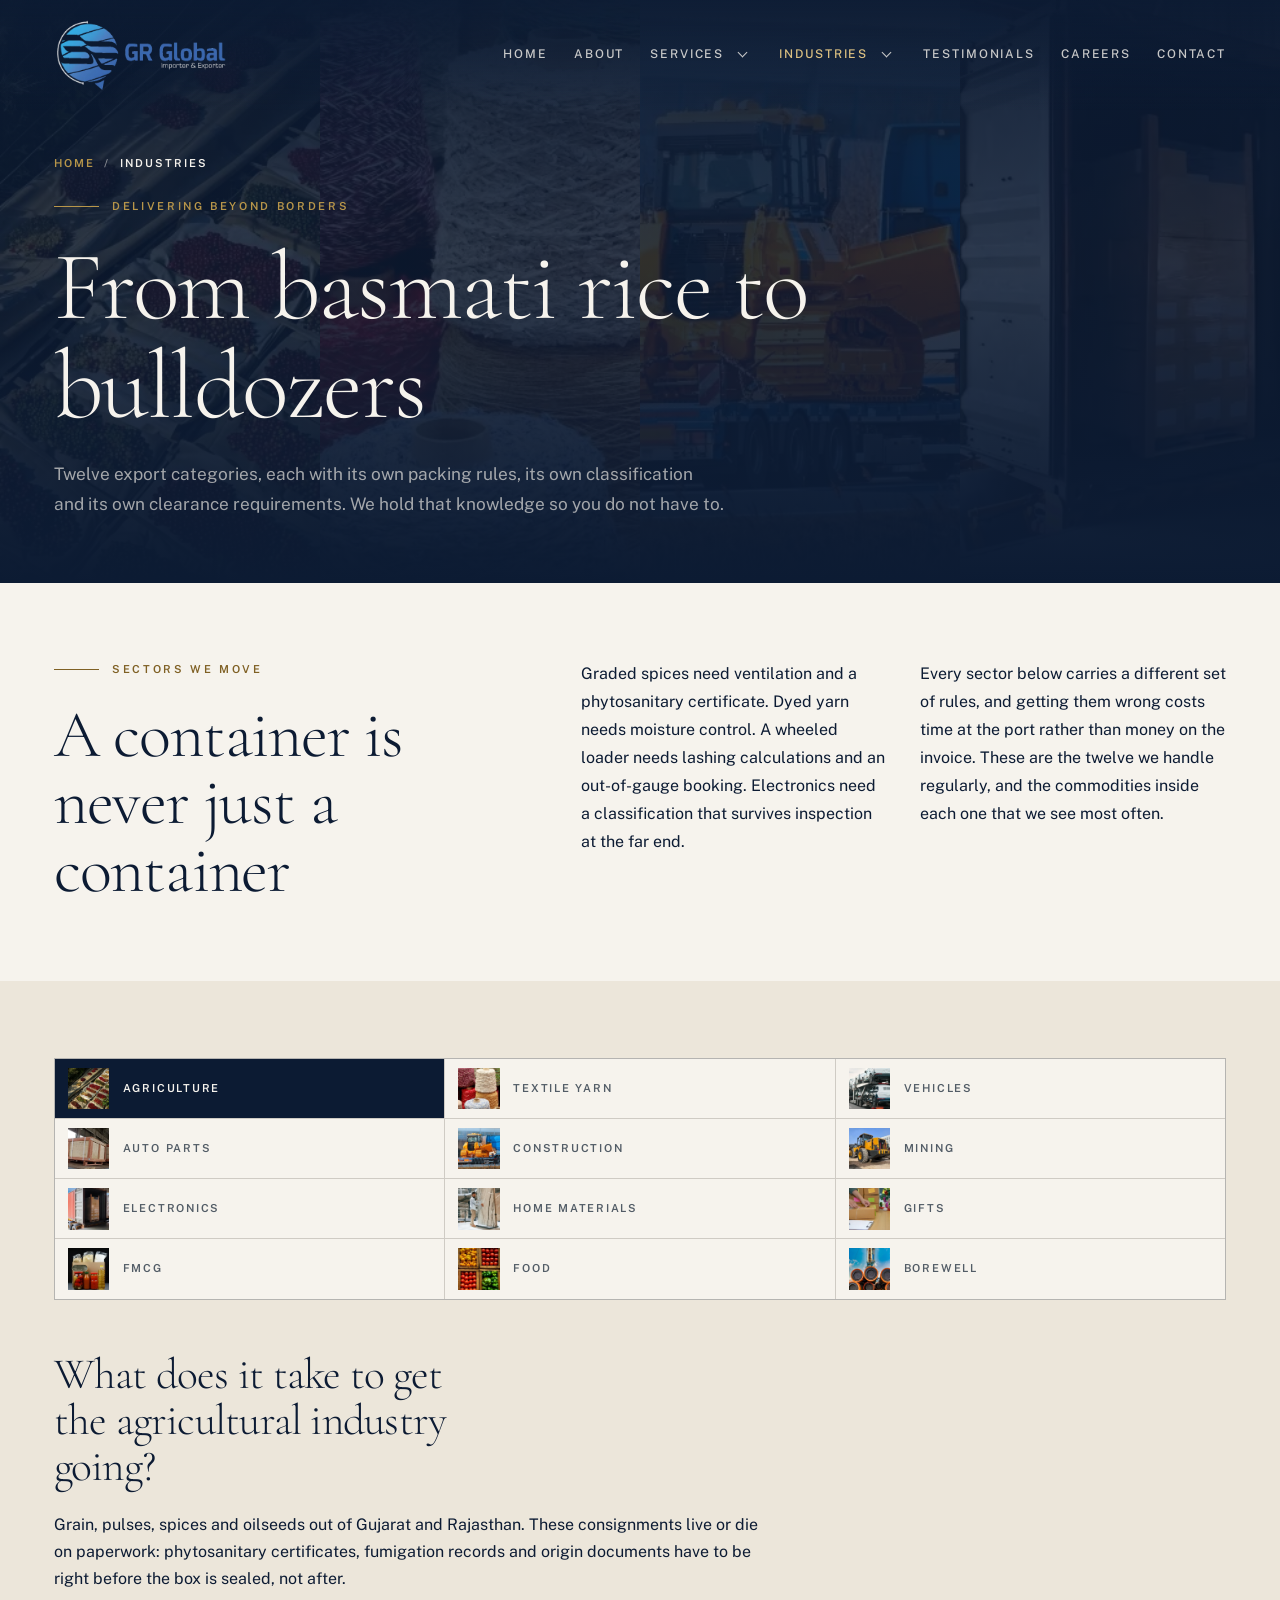
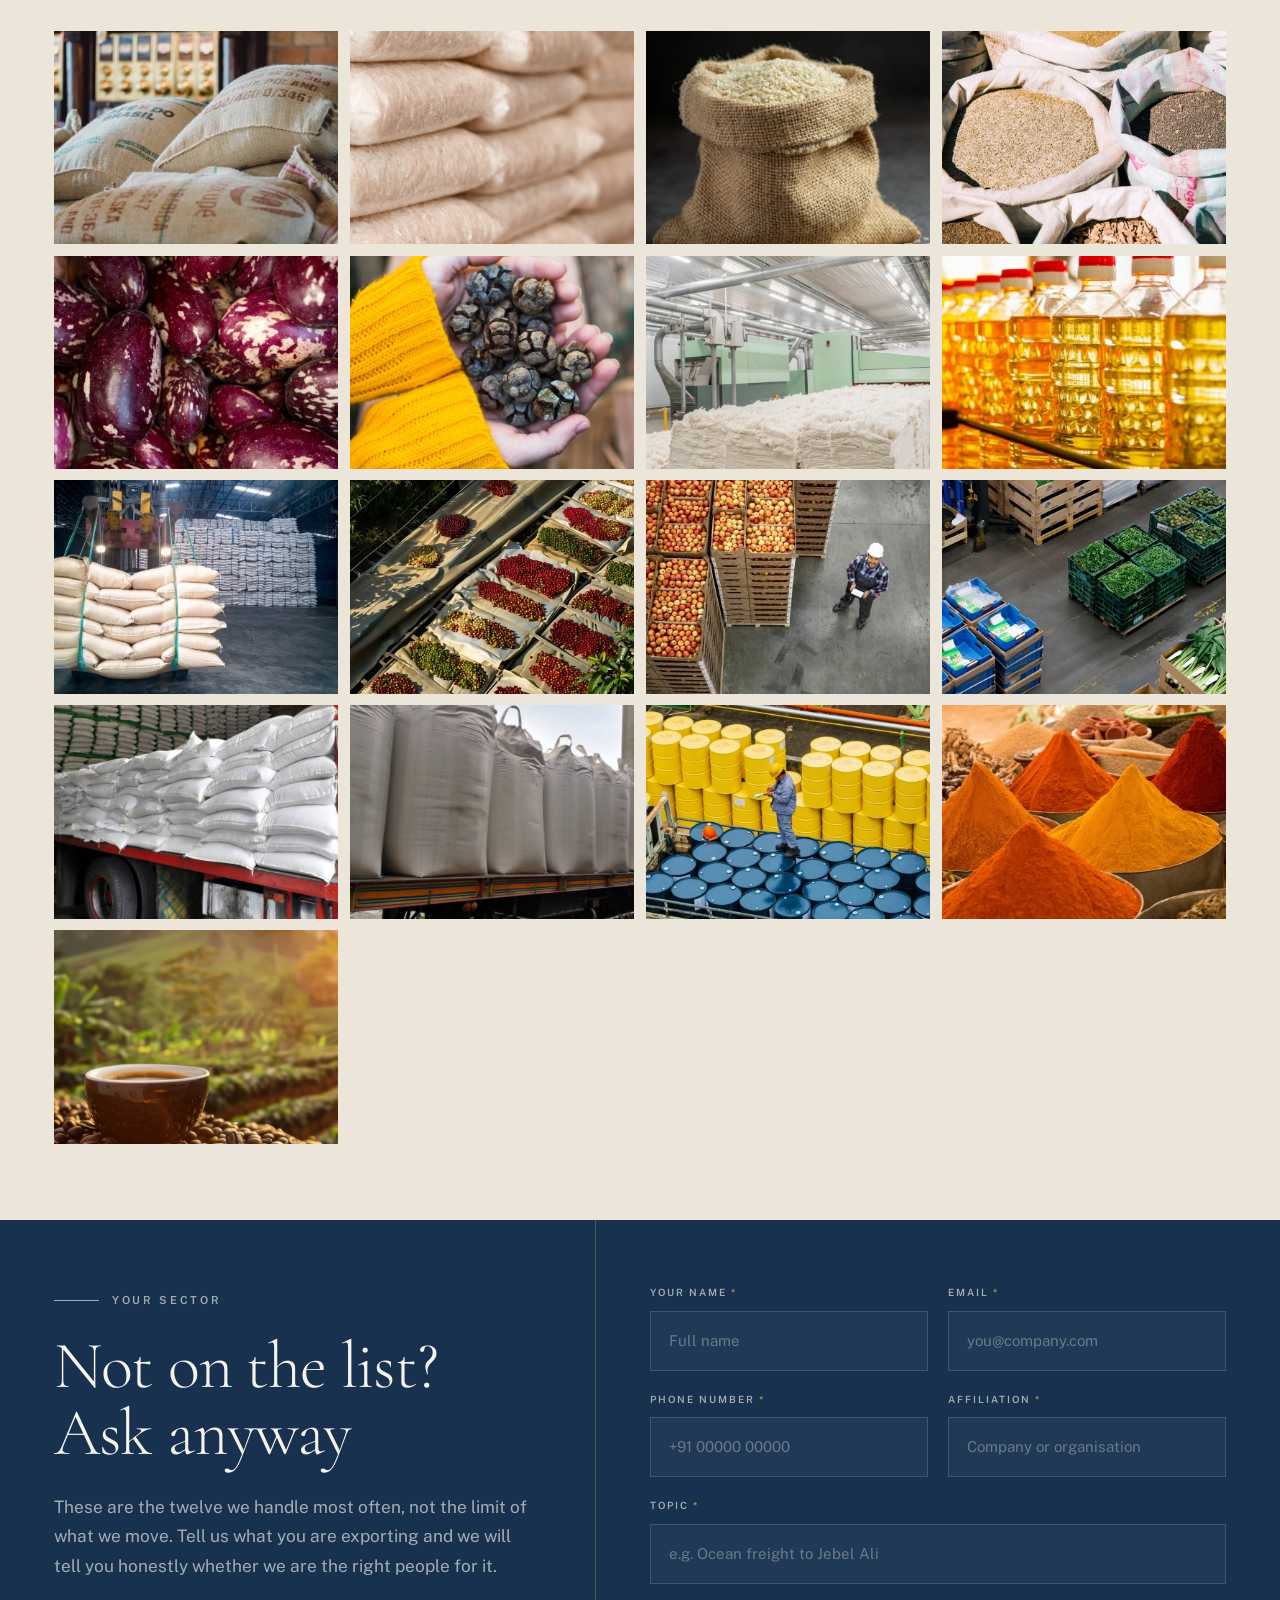
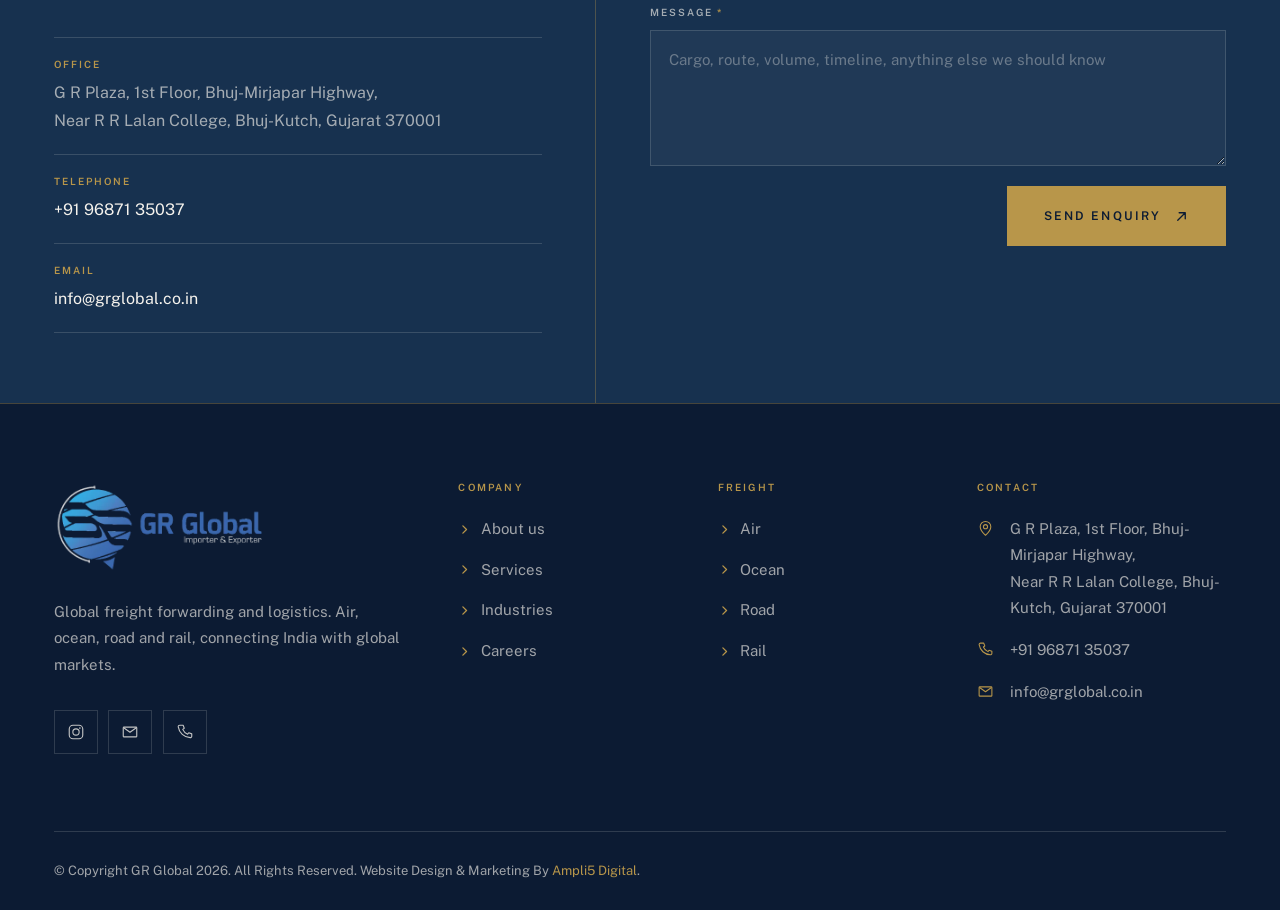
<file: industry.html>
<!doctype html>
<html lang="en">
<head>
<meta charset="utf-8">
<meta name="viewport" content="width=device-width, initial-scale=1">

<!-- Google Tag Manager -->
<script>(function(w,d,s,l,i){w[l]=w[l]||[];w[l].push({'gtm.start':
new Date().getTime(),event:'gtm.js'});var f=d.getElementsByTagName(s)[0],
j=d.createElement(s),dl=l!='dataLayer'?'&l='+l:'';j.async=true;j.src=
'https://www.googletagmanager.com/gtm.js?id='+i+dl;f.parentNode.insertBefore(j,f);
})(window,document,'script','dataLayer','GTM-KFMJKBCN');</script>
<!-- End Google Tag Manager -->

<title>Industries We Serve | Export Sectors | GR Global</title>
<meta name="description" content="Twelve export categories handled from Bhuj, Kutch: agriculture, textile yarn, vehicles, auto parts, construction, mining, electronics, home materials, gifts, FMCG, food and borewell equipment.">
<link rel="canonical" href="https://grglobal.co.in/industry.html">

<meta name="theme-color" content="#0C1B33">
<meta name="robots" content="index, follow, max-snippet:-1, max-image-preview:large, max-video-preview:-1">

<meta property="og:type" content="website">
<meta property="og:site_name" content="GR Global">
<meta property="og:locale" content="en_IN">
<meta property="og:url" content="https://grglobal.co.in/industry.html">
<meta property="og:title" content="Industries We Serve | Export Sectors | GR Global">
<meta property="og:description" content="From basmati rice to bulldozers. Twelve export categories, each with its own packing, classification and clearance requirements.">
<meta property="og:image" content="https://grglobal.co.in/img/hero-1600.webp">
<meta property="og:image:width" content="1600">
<meta property="og:image:height" content="900">
<meta property="og:image:alt" content="Aerial view of a loaded container ship under way at sea">
<meta name="twitter:card" content="summary_large_image">

<link rel="icon" href="/favicon.ico" sizes="32x32">
<link rel="icon" type="image/png" sizes="32x32" href="/favicon-32x32.png">
<link rel="icon" type="image/png" sizes="16x16" href="/favicon-16x16.png">
<link rel="apple-touch-icon" sizes="180x180" href="/apple-touch-icon.png">
<meta name="apple-mobile-web-app-title" content="GR Global">
<link rel="manifest" href="/site.webmanifest">

<link rel="preload" href="fonts/publicsans-var.woff2" as="font" type="font/woff2" crossorigin>
<link rel="preload" href="fonts/cormorant-var.woff2" as="font" type="font/woff2" crossorigin>

<link rel="stylesheet" href="css/style.css">
<script src="js/main.js" defer></script>

<script type="application/ld+json">
{
  "@context": "https://schema.org",
  "@graph": [
    {
      "@type": ["Organization", "LocalBusiness"],
      "@id": "https://grglobal.co.in/#org",
      "name": "GR Global",
      "url": "https://grglobal.co.in/",
      "logo": { "@id": "https://grglobal.co.in/#logo" },
      "email": "info@grglobal.co.in",
      "telephone": "+91-96871-35037",
      "address": {
        "@type": "PostalAddress",
        "streetAddress": "G R Plaza, 1st Floor, Bhuj-Mirjapar Highway, Near R R Lalan College",
        "addressLocality": "Bhuj",
        "addressRegion": "Gujarat",
        "postalCode": "370001",
        "addressCountry": "IN"
      },
      "areaServed": { "@type": "Place", "name": "Worldwide" },
      "sameAs": ["https://www.instagram.com/g_r_global/"]
    },
    {
      "@type": "ImageObject",
      "@id": "https://grglobal.co.in/#logo",
      "url": "https://grglobal.co.in/img/logo.webp",
      "contentUrl": "https://grglobal.co.in/img/logo.webp",
      "width": 480,
      "height": 206,
      "caption": "GR Global"
    },
    {
      "@type": "WebSite",
      "@id": "https://grglobal.co.in/#website",
      "url": "https://grglobal.co.in/",
      "name": "GR Global",
      "inLanguage": "en-IN",
      "publisher": { "@id": "https://grglobal.co.in/#org" }
    },
    {
      "@type": "CollectionPage",
      "@id": "https://grglobal.co.in/industry.html#webpage",
      "url": "https://grglobal.co.in/industry.html",
      "name": "Industries We Serve | Export Sectors | GR Global",
      "description": "Twelve export categories handled from Bhuj, Kutch, each with its own packing, classification and clearance requirements.",
      "inLanguage": "en-IN",
      "isPartOf": { "@id": "https://grglobal.co.in/#website" },
      "about": { "@id": "https://grglobal.co.in/#org" },
      "breadcrumb": { "@id": "https://grglobal.co.in/industry.html#breadcrumb" },
      "mainEntity": { "@id": "https://grglobal.co.in/industry.html#sectors" }
    },
    {
      "@type": "ItemList",
      "@id": "https://grglobal.co.in/industry.html#sectors",
      "name": "Export sectors served by GR Global",
      "numberOfItems": 12,
      "itemListElement": [
        { "@type": "ListItem", "position": 1, "name": "Agriculture" },
        { "@type": "ListItem", "position": 2, "name": "Textile Yarn" },
        { "@type": "ListItem", "position": 3, "name": "Vehicles" },
        { "@type": "ListItem", "position": 4, "name": "Auto Parts" },
        { "@type": "ListItem", "position": 5, "name": "Construction" },
        { "@type": "ListItem", "position": 6, "name": "Mining" },
        { "@type": "ListItem", "position": 7, "name": "Electronics" },
        { "@type": "ListItem", "position": 8, "name": "Home Materials" },
        { "@type": "ListItem", "position": 9, "name": "Gifts" },
        { "@type": "ListItem", "position": 10, "name": "FMCG" },
        { "@type": "ListItem", "position": 11, "name": "Food" },
        { "@type": "ListItem", "position": 12, "name": "Borewell Equipment" }
      ]
    },
    {
      "@type": "BreadcrumbList",
      "@id": "https://grglobal.co.in/industry.html#breadcrumb",
      "itemListElement": [
        { "@type": "ListItem", "position": 1, "name": "Home", "item": "https://grglobal.co.in/" },
        { "@type": "ListItem", "position": 2, "name": "Industries" }
      ]
    }
  ]
}
</script>
</head>
<body>

<!-- Google Tag Manager (noscript) -->
<noscript><iframe src="https://www.googletagmanager.com/ns.html?id=GTM-KFMJKBCN"
height="0" width="0" style="display:none;visibility:hidden"></iframe></noscript>
<!-- End Google Tag Manager (noscript) -->

<a class="skip" href="#main">Skip to content</a>

<header class="site-header">
  <div class="shell">
    <a class="brand" href="index.html" aria-label="GR Global home">
      <img src="img/logo-onblue.webp" width="480" height="206" alt="GR Global, importer and exporter">
    </a>

    <nav class="nav" id="primary-nav" aria-label="Primary">
      <a href="index.html">Home</a>
      <a href="about.html">About</a>

      <div class="nav__item has-mega">
        <a class="nav__toggle" href="service.html">Services</a>
        <button class="nav__more" type="button" aria-expanded="false" aria-controls="mega-services" aria-label="Show freight services menu"><span class="nav__caret" aria-hidden="true"></span></button>

        <div class="mega" id="mega-services">
          <div class="shell mega__inner">
            <div class="mega__lead">
              <p class="eyebrow">What we do</p>
              <h2>Four ways to move your cargo</h2>
              <p>Air, ocean, road and rail, with customs clearance and documentation handled by the same team.</p>
              <p><a class="textlink" href="service.html">All services <img class="ico" src="icons/arrow-light.svg" width="16" height="16" alt=""></a></p>
            </div>

            <ul class="mega__cards">
              <li><a href="service.html#air">
                <img class="mega__shot" src="img/svc-air.webp" width="395" height="450" loading="lazy" decoding="async" alt="">
                <b><img class="ico" src="icons/mode-air.svg" width="32" height="32" alt="" loading="lazy">Air</b>
                <small>Rapid delivery when the buyer is waiting</small>
              </a></li>
              <li><a href="service.html#ocean">
                <img class="mega__shot" src="img/svc-ocean.webp" width="395" height="450" loading="lazy" decoding="async" alt="">
                <b><img class="ico" src="icons/mode-ocean.svg" width="32" height="32" alt="" loading="lazy">Ocean</b>
                <small>Full and part container loads worldwide</small>
              </a></li>
              <li><a href="service.html#road">
                <img class="mega__shot" src="img/svc-road.webp" width="395" height="450" loading="lazy" decoding="async" alt="">
                <b><img class="ico" src="icons/mode-road.svg" width="32" height="32" alt="" loading="lazy">Road</b>
                <small>Factory collection to final delivery</small>
              </a></li>
              <li><a href="service.html#rail">
                <img class="mega__shot" src="img/svc-rail.webp" width="395" height="450" loading="lazy" decoding="async" alt="">
                <b><img class="ico" src="icons/mode-rail.svg" width="32" height="32" alt="" loading="lazy">Rail</b>
                <small>Heavy loads over long distances</small>
              </a></li>
            </ul>
          </div>
        </div>
      </div>

      <div class="nav__item has-mega">
        <a class="nav__toggle" href="industry.html" aria-current="page">Industries</a>
        <button class="nav__more" type="button" aria-expanded="false" aria-controls="mega-industries" aria-label="Show industries menu"><span class="nav__caret" aria-hidden="true"></span></button>

        <div class="mega" id="mega-industries">
          <div class="shell mega__inner">
            <div class="mega__lead">
              <p class="eyebrow">Delivering beyond borders</p>
              <h2>Twelve export sectors</h2>
              <p>Each one carries its own packing rules, classification and clearance requirements.</p>
              <p><a class="textlink" href="industry.html">All industries <img class="ico" src="icons/arrow-light.svg" width="16" height="16" alt=""></a></p>
            </div>

            <ul class="mega__list">
              <li><a href="industry.html#agriculture"><img src="img/ind-agriculture.webp" width="395" height="450" loading="lazy" decoding="async" alt=""><span>Agriculture</span></a></li>
              <li><a href="industry.html#textile"><img src="img/ind-textile.webp" width="395" height="450" loading="lazy" decoding="async" alt=""><span>Textile Yarn</span></a></li>
              <li><a href="industry.html#vehicles"><img src="img/ind-vehicles.webp" width="395" height="450" loading="lazy" decoding="async" alt=""><span>Vehicles</span></a></li>
              <li><a href="industry.html#autoparts"><img src="img/ind-autoparts.webp" width="400" height="455" loading="lazy" decoding="async" alt=""><span>Auto Parts</span></a></li>
              <li><a href="industry.html#construction"><img src="img/ind-construction.webp" width="395" height="450" loading="lazy" decoding="async" alt=""><span>Construction</span></a></li>
              <li><a href="industry.html#mining"><img src="img/ind-mining.webp" width="395" height="450" loading="lazy" decoding="async" alt=""><span>Mining</span></a></li>
              <li><a href="industry.html#electronics"><img src="img/ind-electronics.webp" width="395" height="450" loading="lazy" decoding="async" alt=""><span>Electronics</span></a></li>
              <li><a href="industry.html#home"><img src="img/ind-home.webp" width="395" height="450" loading="lazy" decoding="async" alt=""><span>Home Materials</span></a></li>
              <li><a href="industry.html#gifts"><img src="img/ind-gifts.webp" width="395" height="450" loading="lazy" decoding="async" alt=""><span>Gifts</span></a></li>
              <li><a href="industry.html#fmcg"><img src="img/ind-fmcg.webp" width="395" height="450" loading="lazy" decoding="async" alt=""><span>FMCG</span></a></li>
              <li><a href="industry.html#food"><img src="img/ind-food.webp" width="395" height="450" loading="lazy" decoding="async" alt=""><span>Food</span></a></li>
              <li><a href="industry.html#borewell"><img src="img/ind-borewell.webp" width="395" height="450" loading="lazy" decoding="async" alt=""><span>Borewell</span></a></li>
            </ul>
          </div>
        </div>
      </div>

      <a href="testimonials.html">Testimonials</a>
      <a href="careers.html">Careers</a>
      <a href="contact.html">Contact</a>
      <a class="btn btn--gold nav-cta" href="#enquiry">Get a quote <img class="ico" src="icons/arrow-light.svg" width="16" height="16" alt=""></a>
    </nav>

    <button class="burger" type="button" aria-expanded="false" aria-controls="primary-nav" aria-label="Menu">
      <span></span><span></span><span></span>
    </button>
  </div>
</header>

<main id="main">

  <!-- ============================================================ hero -->
  <section class="page-hero">
    <div class="page-hero__media page-hero__media--strip">
      <img src="img/ind-agriculture.webp" width="395" height="450" alt="" fetchpriority="high" decoding="async">
      <img src="img/ind-textile.webp" width="395" height="450" alt="" decoding="async">
      <img src="img/ind-construction.webp" width="395" height="450" alt="" decoding="async">
      <img src="img/ind-electronics.webp" width="395" height="450" alt="" decoding="async">
    </div>

    <div class="page-hero__inner shell">
      <ol class="crumbs">
        <li><a href="index.html">Home</a></li>
        <li aria-current="page">Industries</li>
      </ol>
      <p class="eyebrow">Delivering beyond borders</p>
      <h1 class="display">From basmati rice to bulldozers</h1>
      <p class="lead">Twelve export categories, each with its own packing rules, its own classification and its own clearance requirements. We hold that knowledge so you do not have to.</p>
    </div>
  </section>

  <!-- =========================================================== intro -->
  <section class="band" aria-labelledby="sectors-h">
    <div class="shell prose-split reveal">
      <div>
        <p class="eyebrow">Sectors we move</p>
        <h2 class="display" id="sectors-h">A container is never just a container</h2>
      </div>

      <div class="prose-split__body">
        <div>
          <p>Graded spices need ventilation and a phytosanitary certificate. Dyed yarn needs moisture control. A wheeled loader needs lashing calculations and an out-of-gauge booking. Electronics need a classification that survives inspection at the far end.</p>
        </div>
        <div>
          <p>Every sector below carries a different set of rules, and getting them wrong costs time at the port rather than money on the invoice. These are the twelve we handle regularly, and the commodities inside each one that we see most often.</p>
        </div>
      </div>
    </div>
  </section>

  <!-- ========================================================= sectors -->
  <section class="band band--sink" aria-label="Export sectors in detail">
    <div class="shell">
      <div class="switch switch--sectors switch--light reveal" id="sectors">
        <div class="switch__tabs" role="tablist" aria-label="Export sectors">
          <button class="switch__tab" type="button" role="tab" id="tab-agriculture" data-tab="agriculture" aria-controls="panel-agriculture" aria-selected="true"><img src="img/ind-agriculture.webp" width="395" height="450" loading="lazy" decoding="async" alt=""><span>Agriculture</span></button>
          <button class="switch__tab" type="button" role="tab" id="tab-textile" data-tab="textile" aria-controls="panel-textile" aria-selected="false" tabindex="-1"><img src="img/ind-textile.webp" width="395" height="450" loading="lazy" decoding="async" alt=""><span>Textile Yarn</span></button>
          <button class="switch__tab" type="button" role="tab" id="tab-vehicles" data-tab="vehicles" aria-controls="panel-vehicles" aria-selected="false" tabindex="-1"><img src="img/ind-vehicles.webp" width="395" height="450" loading="lazy" decoding="async" alt=""><span>Vehicles</span></button>
          <button class="switch__tab" type="button" role="tab" id="tab-autoparts" data-tab="autoparts" aria-controls="panel-autoparts" aria-selected="false" tabindex="-1"><img src="img/ind-autoparts.webp" width="400" height="455" loading="lazy" decoding="async" alt=""><span>Auto Parts</span></button>
          <button class="switch__tab" type="button" role="tab" id="tab-construction" data-tab="construction" aria-controls="panel-construction" aria-selected="false" tabindex="-1"><img src="img/ind-construction.webp" width="395" height="450" loading="lazy" decoding="async" alt=""><span>Construction</span></button>
          <button class="switch__tab" type="button" role="tab" id="tab-mining" data-tab="mining" aria-controls="panel-mining" aria-selected="false" tabindex="-1"><img src="img/ind-mining.webp" width="395" height="450" loading="lazy" decoding="async" alt=""><span>Mining</span></button>
          <button class="switch__tab" type="button" role="tab" id="tab-electronics" data-tab="electronics" aria-controls="panel-electronics" aria-selected="false" tabindex="-1"><img src="img/ind-electronics.webp" width="395" height="450" loading="lazy" decoding="async" alt=""><span>Electronics</span></button>
          <button class="switch__tab" type="button" role="tab" id="tab-home" data-tab="home" aria-controls="panel-home" aria-selected="false" tabindex="-1"><img src="img/ind-home.webp" width="395" height="450" loading="lazy" decoding="async" alt=""><span>Home Materials</span></button>
          <button class="switch__tab" type="button" role="tab" id="tab-gifts" data-tab="gifts" aria-controls="panel-gifts" aria-selected="false" tabindex="-1"><img src="img/ind-gifts.webp" width="395" height="450" loading="lazy" decoding="async" alt=""><span>Gifts</span></button>
          <button class="switch__tab" type="button" role="tab" id="tab-fmcg" data-tab="fmcg" aria-controls="panel-fmcg" aria-selected="false" tabindex="-1"><img src="img/ind-fmcg.webp" width="395" height="450" loading="lazy" decoding="async" alt=""><span>FMCG</span></button>
          <button class="switch__tab" type="button" role="tab" id="tab-food" data-tab="food" aria-controls="panel-food" aria-selected="false" tabindex="-1"><img src="img/ind-food.webp" width="395" height="450" loading="lazy" decoding="async" alt=""><span>Food</span></button>
          <button class="switch__tab" type="button" role="tab" id="tab-borewell" data-tab="borewell" aria-controls="panel-borewell" aria-selected="false" tabindex="-1"><img src="img/ind-borewell.webp" width="395" height="450" loading="lazy" decoding="async" alt=""><span>Borewell</span></button>
        </div>

        <div class="switch__panel" role="tabpanel" id="panel-agriculture" aria-labelledby="tab-agriculture" tabindex="0">
          <div class="switch__intro">
            <h3>What does it take to get the agricultural industry going?</h3>
            <p>Grain, pulses, spices and oilseeds out of Gujarat and Rajasthan. These consignments live or die on paperwork: phytosanitary certificates, fumigation records and origin documents have to be right before the box is sealed, not after.</p>
          </div>
          <ul class="gallery">
            <li><img src="img/agriculture/basmati-rice.webp" loading="lazy" decoding="async" alt="Long grain basmati rice"></li>
            <li><img src="img/agriculture/basmati-rice-bags.webp" loading="lazy" decoding="async" alt="Sacks of basmati rice bagged for export"></li>
            <li><img src="img/agriculture/rice.webp" loading="lazy" decoding="async" alt="Milled rice ready for grading"></li>
            <li><img src="img/agriculture/spices.webp" loading="lazy" decoding="async" alt="Graded spices sorted into lots"></li>
            <li><img src="img/agriculture/castor.webp" loading="lazy" decoding="async" alt="Castor seed crop"></li>
            <li><img src="img/agriculture/castor-bee.webp" loading="lazy" decoding="async" alt="Castor plant in flower"></li>
            <li><img src="img/agriculture/cotton.webp" loading="lazy" decoding="async" alt="Raw cotton ready for baling"></li>
            <li><img src="img/agriculture/oil-bottle.webp" loading="lazy" decoding="async" alt="Bottled edible oil for export"></li>
            <li><img src="img/agriculture/sugar-bag.webp" loading="lazy" decoding="async" alt="Bagged sugar stacked for loading"></li>
            <li><img src="img/agriculture/tea-and-coffee.webp" loading="lazy" decoding="async" alt="Tea and coffee packed for shipment"></li>
            <li><img src="img/agriculture/fruits.webp" loading="lazy" decoding="async" alt="Fresh fruit graded for export"></li>
            <li><img src="img/agriculture/vegitable.webp" loading="lazy" decoding="async" alt="Vegetables crated for shipping"></li>
            <li><img src="img/agriculture/istockphoto-1178775123-612x612.webp" loading="lazy" decoding="async" alt="Sacks of grain stacked on a flatbed truck in a warehouse"></li>
            <li><img src="img/agriculture/istockphoto-1188907114-612x612.webp" loading="lazy" decoding="async" alt="Bulk bags of produce loaded onto a trailer"></li>
            <li><img src="img/agriculture/oil-can.webp" loading="lazy" decoding="async" alt="Edible oil cans packed for export"></li>
            <li><img src="img/agriculture/spice.webp" loading="lazy" decoding="async" alt="Whole spices graded for shipping"></li>
            <li><img src="img/agriculture/tea.webp" loading="lazy" decoding="async" alt="Loose leaf tea prepared for export"></li>
          </ul>
        </div>

        <div class="switch__panel" role="tabpanel" id="panel-textile" aria-labelledby="tab-textile" tabindex="0" hidden>
          <div class="switch__intro">
            <h3>Yarn and fabric that arrives in the condition it left in</h3>
            <p>Cotton yarn, blended yarn and fabric rolls moving to converters across Asia and North Africa. Moisture is the enemy on a long sea leg, so packing specification and container selection matter as much as the sailing schedule.</p>
          </div>
          <ul class="gallery">
            <li><img src="img/textile/yarn.webp" loading="lazy" decoding="async" alt="Cones of spun yarn"></li>
            <li><img src="img/textile/coloring-yarn.webp" loading="lazy" decoding="async" alt="Dyed yarn in a range of colours"></li>
            <li><img src="img/textile/plain-yarn.webp" loading="lazy" decoding="async" alt="Undyed plain yarn on cones"></li>
            <li><img src="img/textile/white-yan-cone.webp" loading="lazy" decoding="async" alt="White yarn cones stacked for packing"></li>
            <li><img src="img/textile/important-yarn.webp" loading="lazy" decoding="async" alt="Yarn cones on a mill rack"></li>
            <li><img src="img/textile/002.webp" loading="lazy" decoding="async" alt="Textile yarn prepared for export"></li>
          </ul>
        </div>

        <div class="switch__panel" role="tabpanel" id="panel-vehicles" aria-labelledby="tab-vehicles" tabindex="0" hidden>
          <div class="switch__intro">
            <h3>Cars, trucks and two-wheelers, shipped and documented</h3>
            <p>Passenger cars, commercial vehicles and two-wheelers on roll-on roll-off or in containers. Battery disconnection, fuel levels and chassis documentation all have to match what the destination authority expects to see.</p>
          </div>
          <ul class="gallery">
            <li><img src="img/vehicles/cars-export.webp" loading="lazy" decoding="async" alt="Cars lined up for export loading"></li>
            <li><img src="img/vehicles/car-export.webp" loading="lazy" decoding="async" alt="Car being prepared for shipment"></li>
            <li><img src="img/vehicles/vehicles-export.webp" loading="lazy" decoding="async" alt="Mixed vehicles staged at the terminal"></li>
            <li><img src="img/vehicles/trucks.webp" loading="lazy" decoding="async" alt="Commercial trucks ready for dispatch"></li>
            <li><img src="img/vehicles/tractor.webp" loading="lazy" decoding="async" alt="Agricultural tractor prepared for export"></li>
            <li><img src="img/vehicles/bikes-export.webp" loading="lazy" decoding="async" alt="Motorcycles crated for shipping"></li>
            <li><img src="img/vehicles/activa.webp" loading="lazy" decoding="async" alt="Scooters packed for export"></li>
            <li><img src="img/vehicles/vehicle-1.webp" loading="lazy" decoding="async" alt="Vehicle loaded onto a transporter"></li>
            <li><img src="img/vehicles/vehicle-2.webp" loading="lazy" decoding="async" alt="Vehicle consignment prepared for export"></li>
            <li><img src="img/vehicles/vehicle-3.webp" loading="lazy" decoding="async" alt="Vehicle consignment prepared for export"></li>
            <li><img src="img/vehicles/vehicle-4.webp" loading="lazy" decoding="async" alt="Vehicle consignment prepared for export"></li>
            <li><img src="img/vehicles/vehicle-5.webp" loading="lazy" decoding="async" alt="Vehicle consignment prepared for export"></li>
            <li><img src="img/vehicles/vehicle-6.webp" loading="lazy" decoding="async" alt="Vehicle consignment prepared for export"></li>
            <li><img src="img/vehicles/vehicle-7.webp" loading="lazy" decoding="async" alt="Vehicle consignment prepared for export"></li>
            <li><img src="img/vehicles/vehicle-8.webp" loading="lazy" decoding="async" alt="Vehicle consignment prepared for export"></li>
            <li><img src="img/vehicles/vehicle-9.webp" loading="lazy" decoding="async" alt="Vehicle consignment prepared for export"></li>
            <li><img src="img/vehicles/vehicle-10.webp" loading="lazy" decoding="async" alt="Vehicle consignment prepared for export"></li>
            <li><img src="img/vehicles/vehicle-11.webp" loading="lazy" decoding="async" alt="Vehicle consignment prepared for export"></li>
            <li><img src="img/vehicles/vehicle-12.webp" loading="lazy" decoding="async" alt="Vehicle consignment prepared for export"></li>
            <li><img src="img/vehicles/vehicle-13.webp" loading="lazy" decoding="async" alt="Vehicle consignment prepared for export"></li>
            <li><img src="img/vehicles/vehicle-14.webp" loading="lazy" decoding="async" alt="Vehicle consignment prepared for export"></li>
          </ul>
        </div>

        <div class="switch__panel" role="tabpanel" id="panel-autoparts" aria-labelledby="tab-autoparts" tabindex="0" hidden>
          <div class="switch__intro">
            <h3>Every auto part component matters</h3>
            <p>High-value, high-volume and usually urgent. Aftermarket and OEM components move air when a production line is waiting and sea when it is not, and we consolidate smaller orders so the unit cost stays sensible.</p>
          </div>
          <ul class="gallery">
            <li><img src="img/autoparts/auto-part-1.webp" loading="lazy" decoding="async" alt="Automotive components laid out for packing"></li>
            <li><img src="img/autoparts/auto-part-2.webp" loading="lazy" decoding="async" alt="Engine parts ready for export"></li>
            <li><img src="img/autoparts/auto-part-3.webp" loading="lazy" decoding="async" alt="Machined automotive components"></li>
            <li><img src="img/autoparts/auto-part-4.webp" loading="lazy" decoding="async" alt="Boxed spare parts for shipment"></li>
            <li><img src="img/autoparts/auto-part-5.webp" loading="lazy" decoding="async" alt="Assorted vehicle spare parts"></li>
            <li><img src="img/autoparts/auto-part-6.webp" loading="lazy" decoding="async" alt="Bearings and fittings for export"></li>
            <li><img src="img/autoparts/auto-part-7.webp" loading="lazy" decoding="async" alt="Automotive filters and components"></li>
            <li><img src="img/autoparts/auto-part-8.webp" loading="lazy" decoding="async" alt="Crated auto parts ready for dispatch"></li>
            <li><img src="img/autoparts/auto-part-9.webp" loading="lazy" decoding="async" alt="Automotive components packed for export"></li>
            <li><img src="img/autoparts/auto-part-10.webp" loading="lazy" decoding="async" alt="Automotive components packed for export"></li>
            <li><img src="img/autoparts/auto-part-11.webp" loading="lazy" decoding="async" alt="Automotive components packed for export"></li>
            <li><img src="img/autoparts/auto-part-12.webp" loading="lazy" decoding="async" alt="Automotive components packed for export"></li>
          </ul>
        </div>

        <div class="switch__panel" role="tabpanel" id="panel-construction" aria-labelledby="tab-construction" tabindex="0" hidden>
          <div class="switch__intro">
            <h3>Reliable and on-time construction machinery solutions</h3>
            <p>Excavators, concrete equipment, scaffolding and structural steel. Most of it is out of gauge, which means flat racks, lashing plans and a route survey before anything is loaded onto a trailer.</p>
          </div>
          <ul class="gallery">
            <li><img src="img/construction/construction-machinery.webp" loading="lazy" decoding="async" alt="Construction machinery prepared for transport"></li>
            <li><img src="img/construction/heavy-machinery.webp" loading="lazy" decoding="async" alt="Heavy plant awaiting loading"></li>
            <li><img src="img/construction/heavy-machinery-transport.webp" loading="lazy" decoding="async" alt="Heavy machinery strapped to a low loader"></li>
            <li><img src="img/construction/export-heavy-machine.webp" loading="lazy" decoding="async" alt="Machine being loaded for export"></li>
            <li><img src="img/construction/rollor-machine.webp" loading="lazy" decoding="async" alt="Road roller ready for shipment"></li>
            <li><img src="img/construction/construction.webp" loading="lazy" decoding="async" alt="Construction equipment on site"></li>
            <li><img src="img/construction/export-machin.webp" loading="lazy" decoding="async" alt="Construction machine loaded for export"></li>
            <li><img src="img/construction/heavy-machin.webp" loading="lazy" decoding="async" alt="Heavy construction plant awaiting transport"></li>
            <li><img src="img/construction/construction-machine.webp" loading="lazy" decoding="async" alt="Construction machine prepared for shipping"></li>
          </ul>
        </div>

        <div class="switch__panel" role="tabpanel" id="panel-mining" aria-labelledby="tab-mining" tabindex="0" hidden>
          <div class="switch__intro">
            <h3>Heavy plant delivered to sites well inland from the port</h3>
            <p>Loaders, crushers, conveyor sections and the spares that keep them running. Mine sites are rarely near a port, so the road leg at destination is planned at the same time as the ocean leg.</p>
          </div>
          <ul class="gallery">
            <li><img src="img/mining/mining-machinery.webp" loading="lazy" decoding="async" alt="Mining machinery prepared for transport"></li>
            <li><img src="img/mining/crawler-bulldozer.webp" loading="lazy" decoding="async" alt="Crawler bulldozer on tracks"></li>
            <li><img src="img/mining/heavy-crawler.webp" loading="lazy" decoding="async" alt="Heavy crawler machine awaiting loading"></li>
            <li><img src="img/mining/jcb-transport.webp" loading="lazy" decoding="async" alt="Excavator loaded for road transport"></li>
            <li><img src="img/mining/machinery-export.webp" loading="lazy" decoding="async" alt="Mining plant staged for export"></li>
            <li><img src="img/mining/mining.webp" loading="lazy" decoding="async" alt="Mining site equipment"></li>
            <li><img src="img/mining/heavy-machine.webp" loading="lazy" decoding="async" alt="Heavy mining machine ready for transport"></li>
            <li><img src="img/mining/machinery-transport.webp" loading="lazy" decoding="async" alt="Mining machinery loaded for road transport"></li>
            <li><img src="img/mining/mining-machinery-alt.webp" loading="lazy" decoding="async" alt="Mining plant staged for export"></li>
            <li><img src="img/mining/mining-machine.webp" loading="lazy" decoding="async" alt="Mining machine prepared for shipping"></li>
            <li><img src="img/mining/mining-machin.webp" loading="lazy" decoding="async" alt="Mining equipment awaiting loading"></li>
            <li><img src="img/mining/jcb-machinery.webp" loading="lazy" decoding="async" alt="Excavator prepared for transport"></li>
          </ul>
        </div>

        <div class="switch__panel" role="tabpanel" id="panel-electronics" aria-labelledby="tab-electronics" tabindex="0" hidden>
          <div class="switch__intro">
            <h3>Classification accuracy that keeps electronics moving</h3>
            <p>Consumer and industrial electronics, where classification accuracy decides the duty and a wrong code means an inspection. Lithium cells add their own dangerous goods declarations on the air leg.</p>
          </div>
          <ul class="gallery">
            <li><img src="img/electronics/electronics-product.webp" loading="lazy" decoding="async" alt="Electronic products boxed for export"></li>
            <li><img src="img/electronics/electronics-item.webp" loading="lazy" decoding="async" alt="Electronic items ready for packing"></li>
            <li><img src="img/electronics/electronics-material.webp" loading="lazy" decoding="async" alt="Electronic components and materials"></li>
            <li><img src="img/electronics/electronics-packagining.webp" loading="lazy" decoding="async" alt="Electronics packaged for shipment"></li>
            <li><img src="img/electronics/electronics-1.webp" loading="lazy" decoding="async" alt="Packaged electronics stacked in a container"></li>
            <li><img src="img/electronics/electronics-materials.webp" loading="lazy" decoding="async" alt="Electronic materials packed for shipment"></li>
          </ul>
        </div>

        <div class="switch__panel" role="tabpanel" id="panel-home" aria-labelledby="tab-home" tabindex="0" hidden>
          <div class="switch__intro">
            <h3>Tiles, stone and fittings that survive the journey</h3>
            <p>Tiles, sanitaryware, natural stone and marble slabs. Heavy, fragile and unforgiving of poor crating, which is why the packing specification is agreed before the first slab is lifted.</p>
          </div>
          <ul class="gallery">
            <li><img src="img/home/ceramic.webp" loading="lazy" decoding="async" alt="Ceramic tiles stacked for export"></li>
            <li><img src="img/home/material.webp" loading="lazy" decoding="async" alt="Home building materials ready for shipping"></li>
            <li><img src="img/home/doors.webp" loading="lazy" decoding="async" alt="Finished doors prepared for dispatch"></li>
            <li><img src="img/home/windows.webp" loading="lazy" decoding="async" alt="Window frames crated for export"></li>
            <li><img src="img/home/table.webp" loading="lazy" decoding="async" alt="Furniture table ready for packing"></li>
            <li><img src="img/home/chairs.webp" loading="lazy" decoding="async" alt="Chairs stacked for shipment"></li>
            <li><img src="img/home/temple.webp" loading="lazy" decoding="async" alt="Carved temple piece crated for export"></li>
            <li><img src="img/home/window.webp" loading="lazy" decoding="async" alt="Window frame prepared for shipping"></li>
          </ul>
        </div>

        <div class="switch__panel" role="tabpanel" id="panel-gifts" aria-labelledby="tab-gifts" tabindex="0" hidden>
          <div class="switch__intro">
            <h3>Seasonal cargo that lands inside the window</h3>
            <p>Handicrafts, decorative items and corporate gifting, almost always tied to a season. Miss the window and the cargo is worth a fraction of its invoice, so transit time is the first thing we plan around.</p>
          </div>
          <ul class="gallery">
            <li><img src="img/gifts/gifts.webp" loading="lazy" decoding="async" alt="Assorted gift products"></li>
            <li><img src="img/gifts/gift-box.webp" loading="lazy" decoding="async" alt="Gift box tied with ribbon"></li>
            <li><img src="img/gifts/gift-boxes.webp" loading="lazy" decoding="async" alt="Gift boxes packed for dispatch"></li>
            <li><img src="img/gifts/gifts-boxes.webp" loading="lazy" decoding="async" alt="Stacked gift boxes ready for export"></li>
            <li><img src="img/gifts/gifts-export.webp" loading="lazy" decoding="async" alt="Gift consignment prepared for shipping"></li>
          </ul>
        </div>

        <div class="switch__panel" role="tabpanel" id="panel-fmcg" aria-labelledby="tab-fmcg" tabindex="0" hidden>
          <div class="switch__intro">
            <h3>The same booking, the same documents, every month</h3>
            <p>Packaged goods moving in volume on a repeating schedule. The work here is consistency: the same booking, the same documents and the same transit time every month, so the buyer can plan their shelves.</p>
          </div>
          <ul class="gallery">
            <li><img src="img/fmcg/fmcg-products.webp" loading="lazy" decoding="async" alt="Packaged consumer goods for export"></li>
            <li><img src="img/fmcg/fmcg-material.webp" loading="lazy" decoding="async" alt="FMCG stock ready for loading"></li>
            <li><img src="img/fmcg/grocerry.webp" loading="lazy" decoding="async" alt="Grocery products packed for shipment"></li>
            <li><img src="img/fmcg/food-oil.webp" loading="lazy" decoding="async" alt="Bottled edible oil cases"></li>
            <li><img src="img/fmcg/products.webp" loading="lazy" decoding="async" alt="Consumer products staged for dispatch"></li>
            <li><img src="img/fmcg/box.webp" loading="lazy" decoding="async" alt="Cartons packed for export"></li>
            <li><img src="img/fmcg/fmcgproductpackage.webp" loading="lazy" decoding="async" alt="Packaged consumer goods ready for dispatch"></li>
            <li><img src="img/fmcg/foods.webp" loading="lazy" decoding="async" alt="Packaged food products staged for export"></li>
          </ul>
        </div>

        <div class="switch__panel" role="tabpanel" id="panel-food" aria-labelledby="tab-food" tabindex="0" hidden>
          <div class="switch__intro">
            <h3>Health certificates, shelf life and reefer settings, confirmed</h3>
            <p>Processed foods, fresh produce and temperature-controlled consignments. Health certificates, shelf-life windows and reefer settings are checked and confirmed in writing before the container leaves.</p>
          </div>
          <ul class="gallery">
            <li><img src="img/food/dry-fruites.webp" loading="lazy" decoding="async" alt="Dry fruits sorted for export"></li>
            <li><img src="img/food/mix-dry-fruites.webp" loading="lazy" decoding="async" alt="Mixed dry fruit packed for shipping"></li>
            <li><img src="img/food/fruits.webp" loading="lazy" decoding="async" alt="Fresh fruit graded and crated"></li>
            <li><img src="img/food/vegetables.webp" loading="lazy" decoding="async" alt="Fresh vegetables prepared for export"></li>
            <li><img src="img/food/vegetable.webp" loading="lazy" decoding="async" alt="Produce sorted into export crates"></li>
            <li><img src="img/food/legumes.webp" loading="lazy" decoding="async" alt="Pulses and legumes bagged for shipment"></li>
          </ul>
        </div>

        <div class="switch__panel" role="tabpanel" id="panel-borewell" aria-labelledby="tab-borewell" tabindex="0" hidden>
          <div class="switch__intro">
            <h3>Rigs, pumps and pipe for water and irrigation projects</h3>
            <p>Drilling rigs, submersible pumps, casing pipe and compressors going to water and irrigation projects. Long lengths and awkward weights, usually destined for sites well inland from the discharge port.</p>
          </div>
          <ul class="gallery">
            <li><img src="img/borewell/borewell-machinery.webp" loading="lazy" decoding="async" alt="Borewell drilling machinery"></li>
            <li><img src="img/borewell/borewell-pump.webp" loading="lazy" decoding="async" alt="Submersible borewell pump"></li>
            <li><img src="img/borewell/borewell-moter.webp" loading="lazy" decoding="async" alt="Borewell motor unit"></li>
            <li><img src="img/borewell/borewell-rings.webp" loading="lazy" decoding="async" alt="Borewell casing rings"></li>
            <li><img src="img/borewell/pipes.webp" loading="lazy" decoding="async" alt="Stacked borewell pipe"></li>
            <li><img src="img/borewell/pipe.webp" loading="lazy" decoding="async" alt="Casing pipe ready for dispatch"></li>
            <li><img src="img/borewell/borewell-moters.webp" loading="lazy" decoding="async" alt="Borewell motors packed for shipment"></li>
            <li><img src="img/borewell/material.webp" loading="lazy" decoding="async" alt="Borewell components ready for dispatch"></li>
            <li><img src="img/borewell/moter.webp" loading="lazy" decoding="async" alt="Borewell motor unit"></li>
          </ul>
        </div>
      </div>
    </div>
  </section>

  <!-- ========================================================= enquiry -->
  <section class="band band--flush band--dark band--raised enquiry" id="enquiry" aria-labelledby="enquiry-h">
    <div class="enquiry__intro reveal">
      <p class="eyebrow">Your sector</p>
      <h2 class="display" id="enquiry-h">Not on the list? Ask anyway</h2>
      <p class="lead">These are the twelve we handle most often, not the limit of what we move. Tell us what you are exporting and we will tell you honestly whether we are the right people for it.</p>

      <ul class="contact-list">
        <li>
          <b>Office</b>
          <address>G R Plaza, 1st Floor, Bhuj-Mirjapar Highway,<br>Near R R Lalan College, Bhuj-Kutch, Gujarat 370001</address>
        </li>
        <li>
          <b>Telephone</b>
          <a href="tel:+919687135037">+91 96871 35037</a>
        </li>
        <li>
          <b>Email</b>
          <a href="mailto:info@grglobal.co.in">info@grglobal.co.in</a>
        </li>
      </ul>
    </div>

    <div class="enquiry__panel reveal">
      <form class="form" id="enquiry-form" action="contact-mail.php" method="post" novalidate>
        <input type="hidden" name="form_id" value="industry-enquiry">
        <p class="hp"><label for="company-website">Leave this field empty</label><input type="text" id="company-website" name="company_website" tabindex="-1" autocomplete="off"></p>

        <div class="form__row">
          <p class="field">
            <label for="f-name">Your Name <span class="req" aria-hidden="true">*</span></label>
            <input type="text" id="f-name" name="name" autocomplete="name" required placeholder="Full name">
            <span class="field__error">Please enter your name</span>
          </p>
          <p class="field">
            <label for="f-email">Email <span class="req" aria-hidden="true">*</span></label>
            <input type="email" id="f-email" name="email" autocomplete="email" required placeholder="you@company.com">
            <span class="field__error">Please enter a valid email address</span>
          </p>
        </div>

        <div class="form__row">
          <p class="field">
            <label for="f-phone">Phone Number <span class="req" aria-hidden="true">*</span></label>
            <input type="tel" id="f-phone" name="phone" autocomplete="tel" required placeholder="+91 00000 00000">
            <span class="field__error">Please enter your phone number</span>
          </p>
          <p class="field">
            <label for="f-affiliation">Affiliation <span class="req" aria-hidden="true">*</span></label>
            <input type="text" id="f-affiliation" name="affiliation" autocomplete="organization" required placeholder="Company or organisation">
            <span class="field__error">Please enter your company or organisation</span>
          </p>
        </div>

        <p class="field">
          <label for="f-topic">Topic <span class="req" aria-hidden="true">*</span></label>
          <input type="text" id="f-topic" name="topic" required placeholder="e.g. Ocean freight to Jebel Ali">
          <span class="field__error">Please tell us what your enquiry is about</span>
        </p>

        <p class="field">
          <label for="f-message">Message <span class="req" aria-hidden="true">*</span></label>
          <textarea id="f-message" name="message" required placeholder="Cargo, route, volume, timeline, anything else we should know"></textarea>
          <span class="field__error">Please add a short message</span>
        </p>

        <div class="form__actions">
          <button class="btn btn--gold" type="submit">Send enquiry <img class="ico" src="icons/arrow-dark.svg" width="16" height="16" alt=""></button>
        </div>

        <p class="form__status" role="alert" hidden></p>
      </form>
    </div>
  </section>

</main>

<footer class="site-footer">
  <div class="shell">
    <div class="footer__grid">
      <div class="footer__brand">
        <img src="img/logo-onblue.webp" width="480" height="206" loading="lazy" decoding="async" alt="GR Global">
        <p>Global freight forwarding and logistics. Air, ocean, road and rail, connecting India with global markets.</p>
        <div class="socials">
          <a href="https://www.instagram.com/g_r_global/" rel="noopener" target="_blank" aria-label="GR Global on Instagram"><img class="ico" src="icons/instagram.svg" width="24" height="24" alt=""></a>
          <a href="mailto:info@grglobal.co.in" aria-label="Email GR Global"><img class="ico" src="icons/mail.svg" width="24" height="24" alt=""></a>
          <a href="tel:+919687135037" aria-label="Call GR Global"><img class="ico" src="icons/phone.svg" width="24" height="24" alt=""></a>
        </div>
      </div>

      <div class="footer__col">
        <h3>Company</h3>
        <ul class="footer__menu">
          <li><a href="about.html"><img class="ico" src="icons/chevron-gold.svg" width="16" height="16" alt="" loading="lazy">About us</a></li>
          <li><a href="service.html"><img class="ico" src="icons/chevron-gold.svg" width="16" height="16" alt="" loading="lazy">Services</a></li>
          <li><a href="industry.html"><img class="ico" src="icons/chevron-gold.svg" width="16" height="16" alt="" loading="lazy">Industries</a></li>
          <li><a href="careers.html"><img class="ico" src="icons/chevron-gold.svg" width="16" height="16" alt="" loading="lazy">Careers</a></li>
        </ul>
      </div>

      <div class="footer__col">
        <h3>Freight</h3>
        <ul class="footer__menu">
          <li><a href="service.html#air"><img class="ico" src="icons/chevron-gold.svg" width="16" height="16" alt="" loading="lazy">Air</a></li>
          <li><a href="service.html#ocean"><img class="ico" src="icons/chevron-gold.svg" width="16" height="16" alt="" loading="lazy">Ocean</a></li>
          <li><a href="service.html#road"><img class="ico" src="icons/chevron-gold.svg" width="16" height="16" alt="" loading="lazy">Road</a></li>
          <li><a href="service.html#rail"><img class="ico" src="icons/chevron-gold.svg" width="16" height="16" alt="" loading="lazy">Rail</a></li>
        </ul>
      </div>

      <div class="footer__col">
        <h3>Contact</h3>
        <ul class="footer__contact">
          <li>
            <img class="ico" src="icons/pin-gold.svg" width="24" height="24" alt="" loading="lazy">
            <address>G R Plaza, 1st Floor, Bhuj-Mirjapar Highway,<br>Near R R Lalan College, Bhuj-Kutch, Gujarat 370001</address>
          </li>
          <li>
            <img class="ico" src="icons/phone-gold.svg" width="24" height="24" alt="" loading="lazy">
            <a href="tel:+919687135037">+91 96871 35037</a>
          </li>
          <li>
            <img class="ico" src="icons/mail-gold.svg" width="24" height="24" alt="" loading="lazy">
            <a href="mailto:info@grglobal.co.in">info@grglobal.co.in</a>
          </li>
        </ul>
      </div>
    </div>

    <div class="colophon">
      <p>&copy; Copyright GR Global 2026. All Rights Reserved. Website Design &amp; Marketing By <a href="https://www.ampli5.digital/" rel="noopener" target="_blank">Ampli5 Digital</a>.</p>
    </div>
  </div>
</footer>

</body>
</html>
</file>
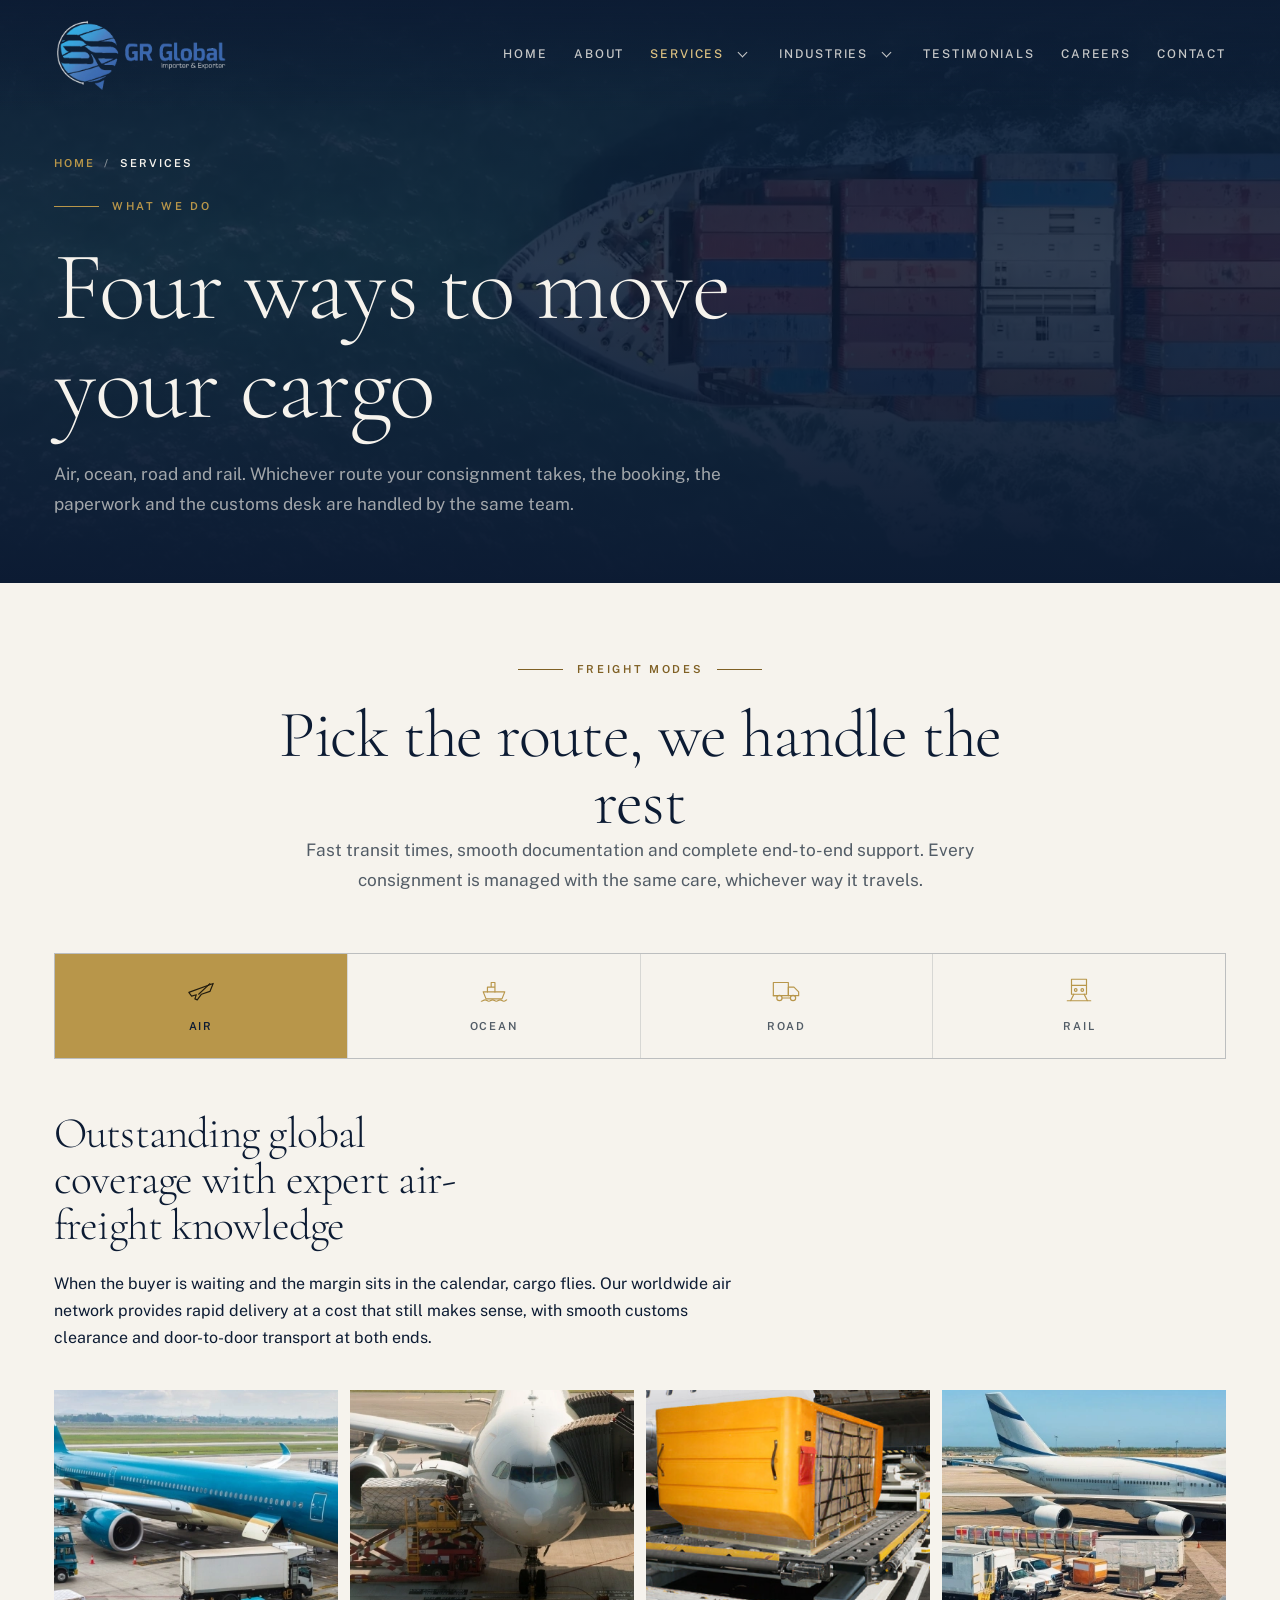
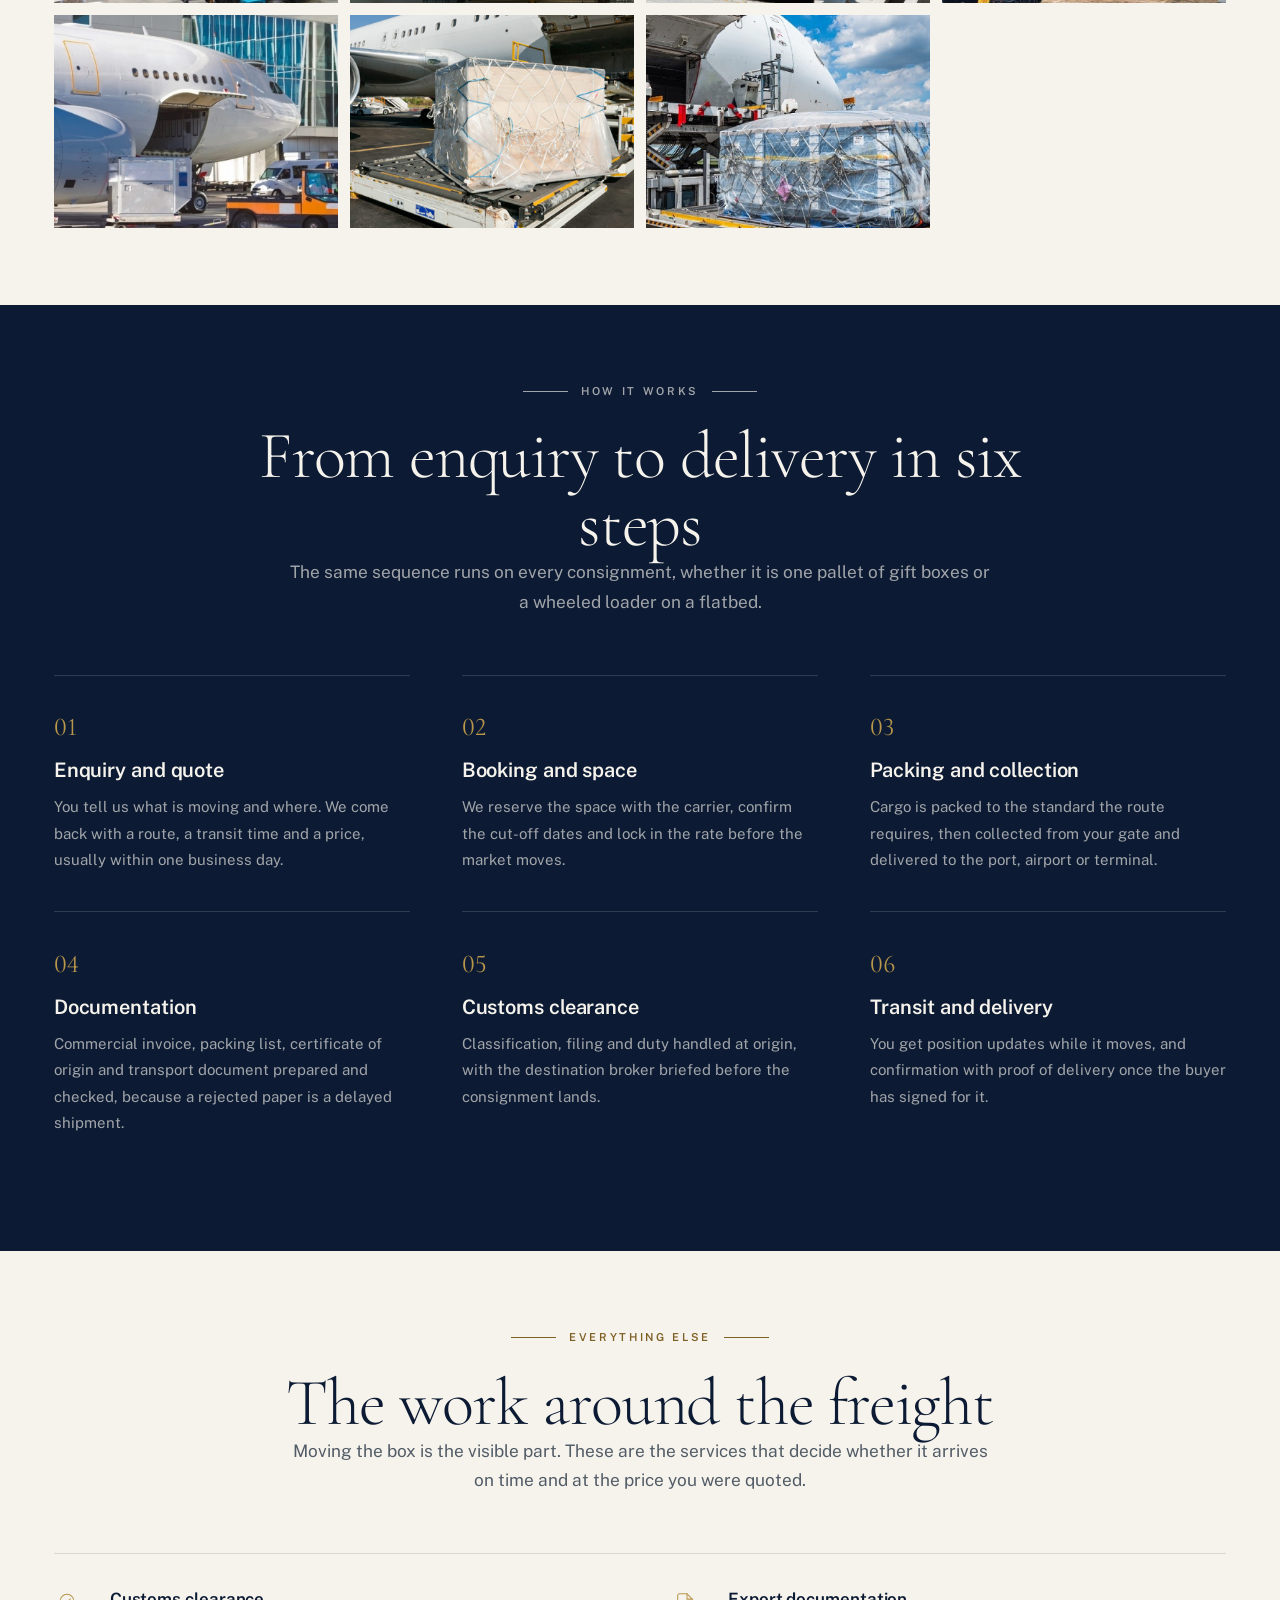
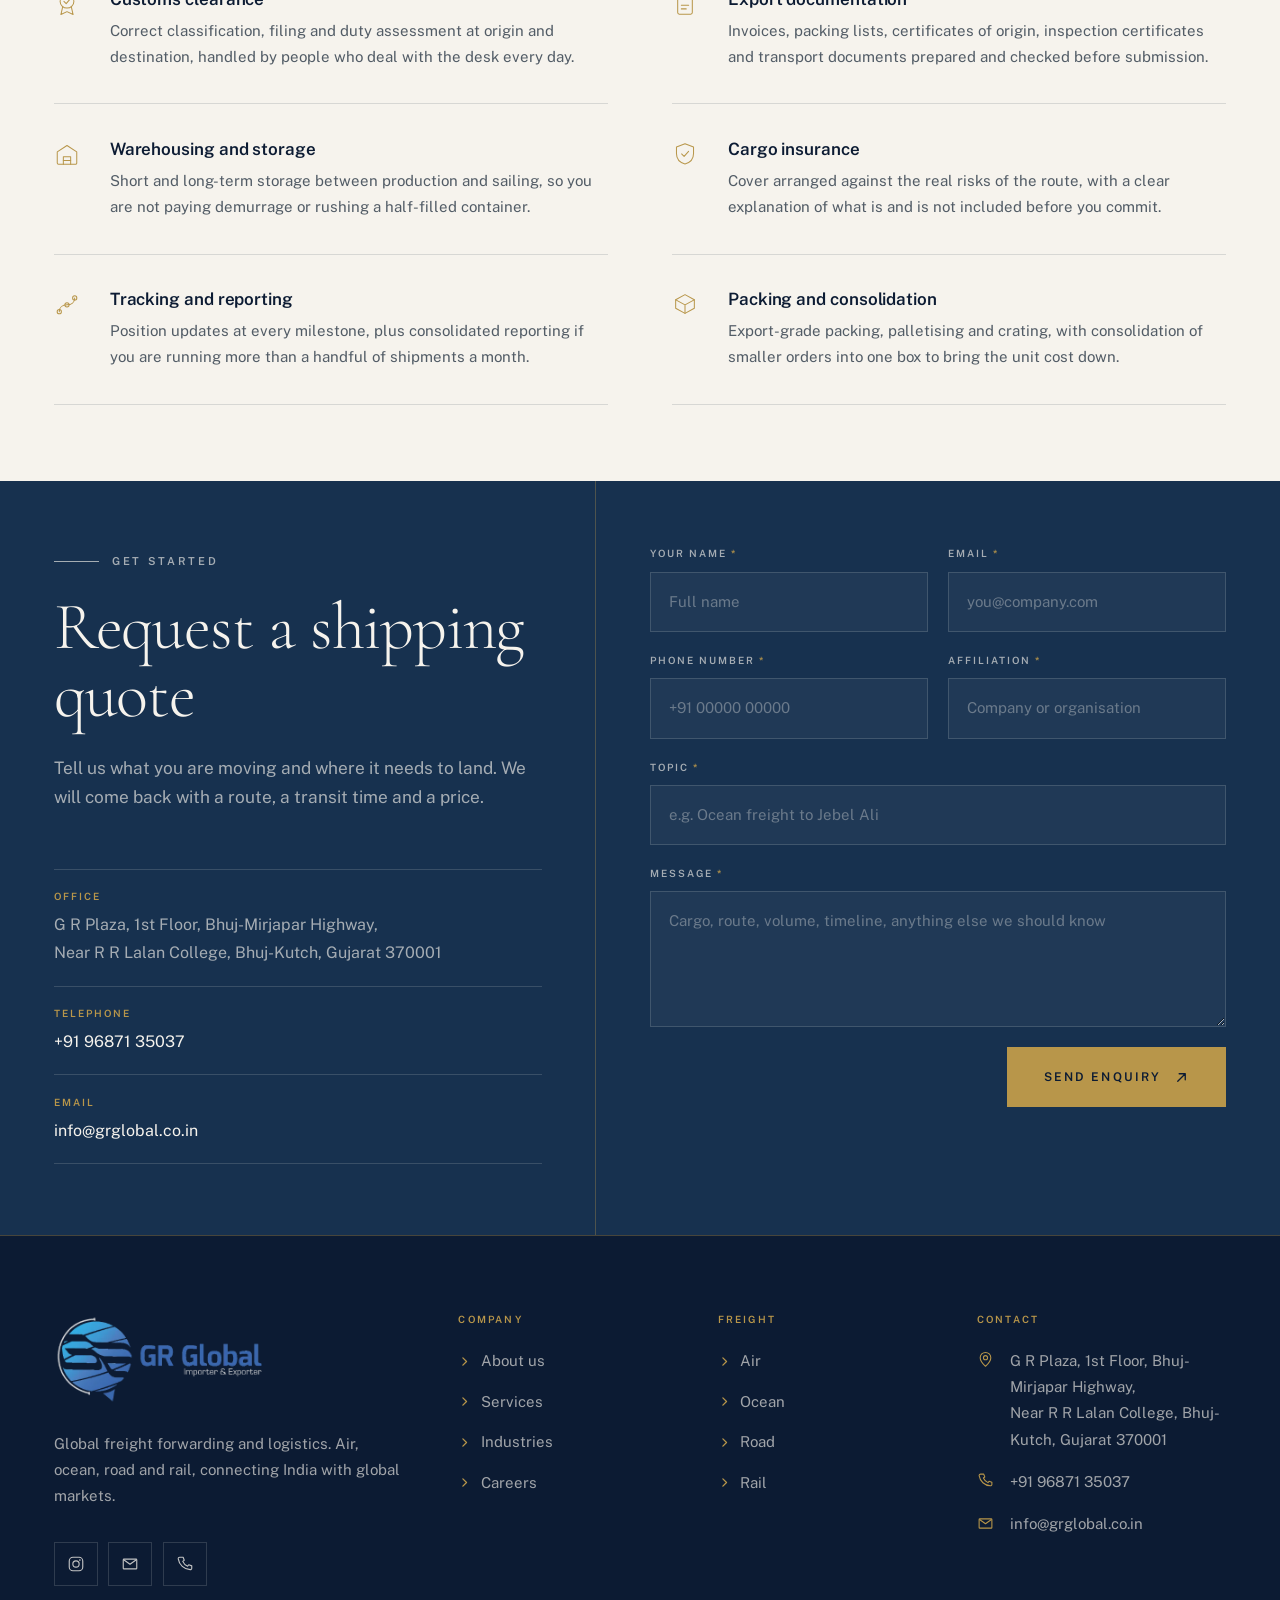
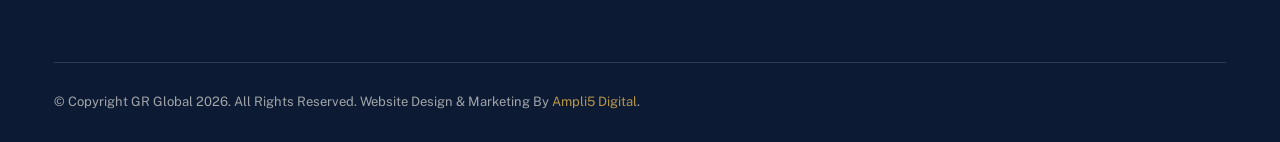
<file: service.html>
<!doctype html>
<html lang="en">
<head>
<meta charset="utf-8">
<meta name="viewport" content="width=device-width, initial-scale=1">

<!-- Google Tag Manager -->
<script>(function(w,d,s,l,i){w[l]=w[l]||[];w[l].push({'gtm.start':
new Date().getTime(),event:'gtm.js'});var f=d.getElementsByTagName(s)[0],
j=d.createElement(s),dl=l!='dataLayer'?'&l='+l:'';j.async=true;j.src=
'https://www.googletagmanager.com/gtm.js?id='+i+dl;f.parentNode.insertBefore(j,f);
})(window,document,'script','dataLayer','GTM-KFMJKBCN');</script>
<!-- End Google Tag Manager -->

<title>Freight Services | Air, Ocean, Road &amp; Rail | GR Global</title>
<meta name="description" content="Air, ocean, road and rail freight forwarding from Bhuj, Gujarat, with customs clearance, export documentation, warehousing, cargo insurance and live tracking on every consignment.">
<link rel="canonical" href="https://grglobal.co.in/service.html">

<meta name="theme-color" content="#0C1B33">
<meta name="robots" content="index, follow, max-snippet:-1, max-image-preview:large, max-video-preview:-1">

<meta property="og:type" content="website">
<meta property="og:site_name" content="GR Global">
<meta property="og:locale" content="en_IN">
<meta property="og:url" content="https://grglobal.co.in/service.html">
<meta property="og:title" content="Freight Services | Air, Ocean, Road &amp; Rail | GR Global">
<meta property="og:description" content="Four ways to move your cargo, plus customs, documentation, warehousing and insurance. Freight forwarding from Bhuj, Kutch to 15 countries.">
<meta property="og:image" content="https://grglobal.co.in/img/hero-1600.webp">
<meta property="og:image:width" content="1600">
<meta property="og:image:height" content="900">
<meta property="og:image:alt" content="Aerial view of a loaded container ship under way at sea">
<meta name="twitter:card" content="summary_large_image">

<link rel="icon" href="/favicon.ico" sizes="32x32">
<link rel="icon" type="image/png" sizes="32x32" href="/favicon-32x32.png">
<link rel="icon" type="image/png" sizes="16x16" href="/favicon-16x16.png">
<link rel="apple-touch-icon" sizes="180x180" href="/apple-touch-icon.png">
<meta name="apple-mobile-web-app-title" content="GR Global">
<link rel="manifest" href="/site.webmanifest">

<link rel="preload" href="fonts/publicsans-var.woff2" as="font" type="font/woff2" crossorigin>
<link rel="preload" href="fonts/cormorant-var.woff2" as="font" type="font/woff2" crossorigin>
<link rel="preload" as="image" href="img/hero-1600.webp" imagesrcset="img/hero-960.webp 960w, img/hero-1600.webp 1600w" imagesizes="100vw" fetchpriority="high">

<link rel="stylesheet" href="css/style.css">
<script src="js/main.js" defer></script>

<script type="application/ld+json">
{
  "@context": "https://schema.org",
  "@graph": [
    {
      "@type": ["Organization", "LocalBusiness"],
      "@id": "https://grglobal.co.in/#org",
      "name": "GR Global",
      "url": "https://grglobal.co.in/",
      "logo": { "@id": "https://grglobal.co.in/#logo" },
      "email": "info@grglobal.co.in",
      "telephone": "+91-96871-35037",
      "address": {
        "@type": "PostalAddress",
        "streetAddress": "G R Plaza, 1st Floor, Bhuj-Mirjapar Highway, Near R R Lalan College",
        "addressLocality": "Bhuj",
        "addressRegion": "Gujarat",
        "postalCode": "370001",
        "addressCountry": "IN"
      },
      "areaServed": { "@type": "Place", "name": "Worldwide" },
      "hasOfferCatalog": { "@id": "https://grglobal.co.in/#freight-services" },
      "sameAs": ["https://www.instagram.com/g_r_global/"]
    },
    {
      "@type": "ImageObject",
      "@id": "https://grglobal.co.in/#logo",
      "url": "https://grglobal.co.in/img/logo.webp",
      "contentUrl": "https://grglobal.co.in/img/logo.webp",
      "width": 480,
      "height": 206,
      "caption": "GR Global"
    },
    {
      "@type": "OfferCatalog",
      "@id": "https://grglobal.co.in/#freight-services",
      "name": "Freight and logistics services",
      "itemListElement": [
        { "@type": "Offer", "itemOffered": { "@id": "https://grglobal.co.in/#air-freight" } },
        { "@type": "Offer", "itemOffered": { "@id": "https://grglobal.co.in/#ocean-freight" } },
        { "@type": "Offer", "itemOffered": { "@id": "https://grglobal.co.in/#road-freight" } },
        { "@type": "Offer", "itemOffered": { "@id": "https://grglobal.co.in/#rail-freight" } }
      ]
    },
    {
      "@type": "Service",
      "@id": "https://grglobal.co.in/#air-freight",
      "name": "Air Freight",
      "serviceType": "Air freight forwarding",
      "description": "Worldwide air network providing cost-effective, rapid delivery with customs clearance, door-to-door transport and advanced tracking.",
      "provider": { "@id": "https://grglobal.co.in/#org" },
      "areaServed": { "@type": "Place", "name": "Worldwide" },
      "url": "https://grglobal.co.in/service.html#air"
    },
    {
      "@type": "Service",
      "@id": "https://grglobal.co.in/#ocean-freight",
      "name": "Ocean Freight",
      "serviceType": "Ocean freight forwarding",
      "description": "Full container, part container and bulk sea freight with real-time tracking from booking through to final destination.",
      "provider": { "@id": "https://grglobal.co.in/#org" },
      "areaServed": { "@type": "Place", "name": "Worldwide" },
      "url": "https://grglobal.co.in/service.html#ocean"
    },
    {
      "@type": "Service",
      "@id": "https://grglobal.co.in/#road-freight",
      "name": "Road Freight",
      "serviceType": "Road freight and trucking",
      "description": "Factory collection, inter-state movement and destination distribution by road, including permits and escort arrangements for over-dimensional loads.",
      "provider": { "@id": "https://grglobal.co.in/#org" },
      "areaServed": { "@type": "Place", "name": "Worldwide" },
      "url": "https://grglobal.co.in/service.html#road"
    },
    {
      "@type": "Service",
      "@id": "https://grglobal.co.in/#rail-freight",
      "name": "Rail Freight",
      "serviceType": "Rail freight forwarding",
      "description": "Container rail freight between inland container depots and the gateway ports, with the destination rail leg arranged where the network reaches the buyer.",
      "provider": { "@id": "https://grglobal.co.in/#org" },
      "areaServed": { "@type": "Place", "name": "Worldwide" },
      "url": "https://grglobal.co.in/service.html#rail"
    },
    {
      "@type": "WebSite",
      "@id": "https://grglobal.co.in/#website",
      "url": "https://grglobal.co.in/",
      "name": "GR Global",
      "inLanguage": "en-IN",
      "publisher": { "@id": "https://grglobal.co.in/#org" }
    },
    {
      "@type": "WebPage",
      "@id": "https://grglobal.co.in/service.html#webpage",
      "url": "https://grglobal.co.in/service.html",
      "name": "Freight Services | Air, Ocean, Road & Rail | GR Global",
      "description": "Air, ocean, road and rail freight forwarding from Bhuj, Gujarat, with customs clearance, export documentation, warehousing, cargo insurance and live tracking.",
      "inLanguage": "en-IN",
      "isPartOf": { "@id": "https://grglobal.co.in/#website" },
      "about": { "@id": "https://grglobal.co.in/#org" },
      "breadcrumb": { "@id": "https://grglobal.co.in/service.html#breadcrumb" }
    },
    {
      "@type": "BreadcrumbList",
      "@id": "https://grglobal.co.in/service.html#breadcrumb",
      "itemListElement": [
        { "@type": "ListItem", "position": 1, "name": "Home", "item": "https://grglobal.co.in/" },
        { "@type": "ListItem", "position": 2, "name": "Services" }
      ]
    }
  ]
}
</script>
</head>
<body>

<!-- Google Tag Manager (noscript) -->
<noscript><iframe src="https://www.googletagmanager.com/ns.html?id=GTM-KFMJKBCN"
height="0" width="0" style="display:none;visibility:hidden"></iframe></noscript>
<!-- End Google Tag Manager (noscript) -->

<a class="skip" href="#main">Skip to content</a>

<header class="site-header">
  <div class="shell">
    <a class="brand" href="index.html" aria-label="GR Global home">
      <img src="img/logo-onblue.webp" width="480" height="206" alt="GR Global, importer and exporter">
    </a>

    <nav class="nav" id="primary-nav" aria-label="Primary">
      <a href="index.html">Home</a>
      <a href="about.html">About</a>

      <div class="nav__item has-mega">
        <a class="nav__toggle" href="service.html" aria-current="page">Services</a>
        <button class="nav__more" type="button" aria-expanded="false" aria-controls="mega-services" aria-label="Show freight services menu"><span class="nav__caret" aria-hidden="true"></span></button>

        <div class="mega" id="mega-services">
          <div class="shell mega__inner">
            <div class="mega__lead">
              <p class="eyebrow">What we do</p>
              <h2>Four ways to move your cargo</h2>
              <p>Air, ocean, road and rail, with customs clearance and documentation handled by the same team.</p>
              <p><a class="textlink" href="service.html">All services <img class="ico" src="icons/arrow-light.svg" width="16" height="16" alt=""></a></p>
            </div>

            <ul class="mega__cards">
              <li><a href="service.html#air">
                <img class="mega__shot" src="img/svc-air.webp" width="395" height="450" loading="lazy" decoding="async" alt="">
                <b><img class="ico" src="icons/mode-air.svg" width="32" height="32" alt="" loading="lazy">Air</b>
                <small>Rapid delivery when the buyer is waiting</small>
              </a></li>
              <li><a href="service.html#ocean">
                <img class="mega__shot" src="img/svc-ocean.webp" width="395" height="450" loading="lazy" decoding="async" alt="">
                <b><img class="ico" src="icons/mode-ocean.svg" width="32" height="32" alt="" loading="lazy">Ocean</b>
                <small>Full and part container loads worldwide</small>
              </a></li>
              <li><a href="service.html#road">
                <img class="mega__shot" src="img/svc-road.webp" width="395" height="450" loading="lazy" decoding="async" alt="">
                <b><img class="ico" src="icons/mode-road.svg" width="32" height="32" alt="" loading="lazy">Road</b>
                <small>Factory collection to final delivery</small>
              </a></li>
              <li><a href="service.html#rail">
                <img class="mega__shot" src="img/svc-rail.webp" width="395" height="450" loading="lazy" decoding="async" alt="">
                <b><img class="ico" src="icons/mode-rail.svg" width="32" height="32" alt="" loading="lazy">Rail</b>
                <small>Heavy loads over long distances</small>
              </a></li>
            </ul>
          </div>
        </div>
      </div>

      <div class="nav__item has-mega">
        <a class="nav__toggle" href="industry.html">Industries</a>
        <button class="nav__more" type="button" aria-expanded="false" aria-controls="mega-industries" aria-label="Show industries menu"><span class="nav__caret" aria-hidden="true"></span></button>

        <div class="mega" id="mega-industries">
          <div class="shell mega__inner">
            <div class="mega__lead">
              <p class="eyebrow">Delivering beyond borders</p>
              <h2>Twelve export sectors</h2>
              <p>Each one carries its own packing rules, classification and clearance requirements.</p>
              <p><a class="textlink" href="industry.html">All industries <img class="ico" src="icons/arrow-light.svg" width="16" height="16" alt=""></a></p>
            </div>

            <ul class="mega__list">
              <li><a href="industry.html#agriculture"><img src="img/ind-agriculture.webp" width="395" height="450" loading="lazy" decoding="async" alt=""><span>Agriculture</span></a></li>
              <li><a href="industry.html#textile"><img src="img/ind-textile.webp" width="395" height="450" loading="lazy" decoding="async" alt=""><span>Textile Yarn</span></a></li>
              <li><a href="industry.html#vehicles"><img src="img/ind-vehicles.webp" width="395" height="450" loading="lazy" decoding="async" alt=""><span>Vehicles</span></a></li>
              <li><a href="industry.html#autoparts"><img src="img/ind-autoparts.webp" width="400" height="455" loading="lazy" decoding="async" alt=""><span>Auto Parts</span></a></li>
              <li><a href="industry.html#construction"><img src="img/ind-construction.webp" width="395" height="450" loading="lazy" decoding="async" alt=""><span>Construction</span></a></li>
              <li><a href="industry.html#mining"><img src="img/ind-mining.webp" width="395" height="450" loading="lazy" decoding="async" alt=""><span>Mining</span></a></li>
              <li><a href="industry.html#electronics"><img src="img/ind-electronics.webp" width="395" height="450" loading="lazy" decoding="async" alt=""><span>Electronics</span></a></li>
              <li><a href="industry.html#home"><img src="img/ind-home.webp" width="395" height="450" loading="lazy" decoding="async" alt=""><span>Home Materials</span></a></li>
              <li><a href="industry.html#gifts"><img src="img/ind-gifts.webp" width="395" height="450" loading="lazy" decoding="async" alt=""><span>Gifts</span></a></li>
              <li><a href="industry.html#fmcg"><img src="img/ind-fmcg.webp" width="395" height="450" loading="lazy" decoding="async" alt=""><span>FMCG</span></a></li>
              <li><a href="industry.html#food"><img src="img/ind-food.webp" width="395" height="450" loading="lazy" decoding="async" alt=""><span>Food</span></a></li>
              <li><a href="industry.html#borewell"><img src="img/ind-borewell.webp" width="395" height="450" loading="lazy" decoding="async" alt=""><span>Borewell</span></a></li>
            </ul>
          </div>
        </div>
      </div>

      <a href="testimonials.html">Testimonials</a>
      <a href="careers.html">Careers</a>
      <a href="contact.html">Contact</a>
      <a class="btn btn--gold nav-cta" href="#enquiry">Get a quote <img class="ico" src="icons/arrow-light.svg" width="16" height="16" alt=""></a>
    </nav>

    <button class="burger" type="button" aria-expanded="false" aria-controls="primary-nav" aria-label="Menu">
      <span></span><span></span><span></span>
    </button>
  </div>
</header>

<main id="main">

  <!-- ============================================================ hero -->
  <section class="page-hero">
    <div class="page-hero__media">
      <img src="img/hero-1600.webp" srcset="img/hero-960.webp 960w, img/hero-1600.webp 1600w" sizes="100vw" width="1600" height="900" alt="" fetchpriority="high" decoding="async">
    </div>

    <div class="page-hero__inner shell">
      <ol class="crumbs">
        <li><a href="index.html">Home</a></li>
        <li aria-current="page">Services</li>
      </ol>
      <p class="eyebrow">What we do</p>
      <h1 class="display">Four ways to move your cargo</h1>
      <p class="lead">Air, ocean, road and rail. Whichever route your consignment takes, the booking, the paperwork and the customs desk are handled by the same team.</p>
    </div>
  </section>

  <!-- =========================================================== modes -->
  <section class="band" aria-labelledby="modes-h">
    <div class="shell band-head band-head--split reveal">
      <div>
        <p class="eyebrow">Freight modes</p>
        <h2 class="display" id="modes-h">Pick the route, we handle the rest</h2>
      </div>
      <p class="lead">Fast transit times, smooth documentation and complete end-to-end support. Every consignment is managed with the same care, whichever way it travels.</p>
    </div>

    <div class="shell">
      <div class="switch switch--light reveal" id="modes">
        <div class="switch__tabs" role="tablist" aria-label="Freight modes">
          <button class="switch__tab" type="button" role="tab" id="tab-air" data-tab="air" aria-controls="panel-air" aria-selected="true">
            <img class="ico" src="icons/mode-air.svg" width="32" height="32" alt="" loading="lazy">
            <span>Air</span>
          </button>
          <button class="switch__tab" type="button" role="tab" id="tab-ocean" data-tab="ocean" aria-controls="panel-ocean" aria-selected="false" tabindex="-1">
            <img class="ico" src="icons/mode-ocean.svg" width="32" height="32" alt="" loading="lazy">
            <span>Ocean</span>
          </button>
          <button class="switch__tab" type="button" role="tab" id="tab-road" data-tab="road" aria-controls="panel-road" aria-selected="false" tabindex="-1">
            <img class="ico" src="icons/mode-road.svg" width="32" height="32" alt="" loading="lazy">
            <span>Road</span>
          </button>
          <button class="switch__tab" type="button" role="tab" id="tab-rail" data-tab="rail" aria-controls="panel-rail" aria-selected="false" tabindex="-1">
            <img class="ico" src="icons/mode-rail.svg" width="32" height="32" alt="" loading="lazy">
            <span>Rail</span>
          </button>
        </div>

        <!-- ------------------------------------------------------- air -->
        <div class="switch__panel" role="tabpanel" id="panel-air" aria-labelledby="tab-air" tabindex="0">
          <div class="switch__intro">
            <h3>Outstanding global coverage with expert air-freight knowledge</h3>
            <p>When the buyer is waiting and the margin sits in the calendar, cargo flies. Our worldwide air network provides rapid delivery at a cost that still makes sense, with smooth customs clearance and door-to-door transport at both ends.</p>
          </div>

          <ul class="gallery">
            <li><img src="img/air/airoplane.webp" loading="lazy" decoding="async" alt="Wide-body freighter aircraft parked on the apron"></li>
            <li><img src="img/air/air-freight.webp" loading="lazy" decoding="async" alt="Palletised air cargo being raised to an aircraft door"></li>
            <li><img src="img/air/air-cargo-containers.webp" loading="lazy" decoding="async" alt="Air cargo containers lined up on the tarmac"></li>
            <li><img src="img/air/air-transport.webp" loading="lazy" decoding="async" alt="Freight loaded through the nose door of a cargo aircraft"></li>
            <li><img src="img/air/airoplane-export.webp" loading="lazy" decoding="async" alt="Export consignment moving towards a waiting aircraft"></li>
            <li><img src="img/air/que-tipos-de-contenedores-aereos-hay-interior.webp" loading="lazy" decoding="async" alt="Interior of an aircraft hold stacked with unit load devices"></li>
            <li><img src="img/air/supakitswn.webp" loading="lazy" decoding="async" alt="Ground crew handling air freight beside an aircraft"></li>
          </ul>

        </div>

        <!-- ----------------------------------------------------- ocean -->
        <div class="switch__panel" role="tabpanel" id="panel-ocean" aria-labelledby="tab-ocean" tabindex="0" hidden>
          <div class="switch__intro">
            <h3>Smooth sailing across seas from continent to continent</h3>
            <p>Water shipping is the core of import and export, and its advantage is reach. Cotton yarn, auto parts, tiles and sanitaryware, machinery and bulk agricultural goods all move by sea, in full container loads or consolidated with other cargo, and we book the space, seal the box and follow the vessel.</p>
          </div>

          <ul class="gallery">
            <li><img src="img/ocean/container-ship.webp" loading="lazy" decoding="async" alt="Fully laden container ship under way at sea"></li>
            <li><img src="img/ocean/mundra-port.webp" loading="lazy" decoding="async" alt="Container terminal at Mundra port"></li>
            <li><img src="img/ocean/container-loading.webp" loading="lazy" decoding="async" alt="Gantry crane loading a container onto a vessel"></li>
            <li><img src="img/ocean/container-transfer.webp" loading="lazy" decoding="async" alt="Container being transferred across the quayside"></li>
            <li><img src="img/ocean/cargo-ship.webp" loading="lazy" decoding="async" alt="Cargo ship stacked high with containers"></li>
            <li><img src="img/ocean/freight-ship.webp" loading="lazy" decoding="async" alt="Freight vessel alongside a working berth"></li>
            <li><img src="img/ocean/container.webp" loading="lazy" decoding="async" alt="Shipping container ready for sealing"></li>
            <li><img src="img/ocean/cargo.webp" loading="lazy" decoding="async" alt="Export cargo staged for loading at the terminal"></li>
          </ul>

        </div>

        <!-- ------------------------------------------------------ road -->
        <div class="switch__panel" role="tabpanel" id="panel-road" aria-labelledby="tab-road" tabindex="0" hidden>
          <div class="switch__intro">
            <h3>Reliable road movement from the factory gate to the port</h3>
            <p>Nothing reaches a port or an airport without a truck first. Our road network covers collection from the factory gate, movement between states and final distribution at destination, with the same visibility you get on the long-haul leg.</p>
          </div>

          <ul class="gallery">
            <li><img src="img/svc-road.webp" loading="lazy" decoding="async" alt="Line of haulage trucks ready for dispatch"></li>
            <li><img src="img/vehicles/trucks.webp" loading="lazy" decoding="async" alt="Tractor units parked at the depot beside a loaded container trailer"></li>
            <li><img src="img/construction/heavy-machinery-transport.webp" loading="lazy" decoding="async" alt="Truck cab carried on a low loader along the motorway"></li>
            <li><img src="img/mining/jcb-transport.webp" loading="lazy" decoding="async" alt="Wheeled loader strapped to a low loader trailer on the highway"></li>
            <li><img src="img/mining/machinery-transport.webp" loading="lazy" decoding="async" alt="Earth-moving machine secured on a low loader in transit"></li>
          </ul>

        </div>

        <!-- ------------------------------------------------------ rail -->
        <div class="switch__panel" role="tabpanel" id="panel-rail" aria-labelledby="tab-rail" tabindex="0" hidden>
          <div class="switch__intro">
            <h3>Rail from the inland depots to the gateway ports</h3>
            <p>For heavy loads over long distances, rail is the quiet workhorse and it is usually the cheaper one. Containers move by rail between the inland container depots and the gateway ports, and where the network reaches your buyer we arrange the rail leg at destination as part of the same booking.</p>
          </div>

          <ul class="gallery">
            <li><img src="img/rail/railway.webp" loading="lazy" decoding="async" alt="Freight train hauling stacked shipping containers"></li>
            <li><img src="img/rail/double-stack-img-pipavav-port-scaled.webp" loading="lazy" decoding="async" alt="Double-stacked container train leaving Pipavav port"></li>
            <li><img src="img/rail/train-transport.webp" loading="lazy" decoding="async" alt="Container wagons coupled for a long-haul run"></li>
            <li><img src="img/rail/prijnyav-kontejnernij-poizd.webp" loading="lazy" decoding="async" alt="Container train crossing open country"></li>
            <li><img src="img/rail/rails.webp" loading="lazy" decoding="async" alt="Rail corridor running towards a freight terminal"></li>
          </ul>

        </div>
      </div>
    </div>
  </section>

  <!-- ========================================================= process -->
  <section class="band band--dark" aria-labelledby="process-h">
    <div class="shell band-head band-head--split reveal">
      <div>
        <p class="eyebrow">How it works</p>
        <h2 class="display" id="process-h">From enquiry to delivery in six steps</h2>
      </div>
      <p class="lead">The same sequence runs on every consignment, whether it is one pallet of gift boxes or a wheeled loader on a flatbed.</p>
    </div>

    <div class="shell">
      <ol class="process reveal">
        <li>
          <h3>Enquiry and quote</h3>
          <p>You tell us what is moving and where. We come back with a route, a transit time and a price, usually within one business day.</p>
        </li>
        <li>
          <h3>Booking and space</h3>
          <p>We reserve the space with the carrier, confirm the cut-off dates and lock in the rate before the market moves.</p>
        </li>
        <li>
          <h3>Packing and collection</h3>
          <p>Cargo is packed to the standard the route requires, then collected from your gate and delivered to the port, airport or terminal.</p>
        </li>
        <li>
          <h3>Documentation</h3>
          <p>Commercial invoice, packing list, certificate of origin and transport document prepared and checked, because a rejected paper is a delayed shipment.</p>
        </li>
        <li>
          <h3>Customs clearance</h3>
          <p>Classification, filing and duty handled at origin, with the destination broker briefed before the consignment lands.</p>
        </li>
        <li>
          <h3>Transit and delivery</h3>
          <p>You get position updates while it moves, and confirmation with proof of delivery once the buyer has signed for it.</p>
        </li>
      </ol>
    </div>
  </section>

  <!-- ========================================================== addons -->
  <section class="band" aria-labelledby="addons-h">
    <div class="shell band-head band-head--split reveal">
      <div>
        <p class="eyebrow">Everything else</p>
        <h2 class="display" id="addons-h">The work around the freight</h2>
      </div>
      <p class="lead">Moving the box is the visible part. These are the services that decide whether it arrives on time and at the price you were quoted.</p>
    </div>

    <div class="shell">
      <ul class="addons addons--light reveal">
        <li>
          <img class="ico" src="icons/seal-gold.svg" width="32" height="32" alt="" loading="lazy">
          <div>
            <h3>Customs clearance</h3>
            <p>Correct classification, filing and duty assessment at origin and destination, handled by people who deal with the desk every day.</p>
          </div>
        </li>
        <li>
          <img class="ico" src="icons/doc-gold.svg" width="32" height="32" alt="" loading="lazy">
          <div>
            <h3>Export documentation</h3>
            <p>Invoices, packing lists, certificates of origin, inspection certificates and transport documents prepared and checked before submission.</p>
          </div>
        </li>
        <li>
          <img class="ico" src="icons/warehouse-gold.svg" width="32" height="32" alt="" loading="lazy">
          <div>
            <h3>Warehousing and storage</h3>
            <p>Short and long-term storage between production and sailing, so you are not paying demurrage or rushing a half-filled container.</p>
          </div>
        </li>
        <li>
          <img class="ico" src="icons/shield-gold.svg" width="32" height="32" alt="" loading="lazy">
          <div>
            <h3>Cargo insurance</h3>
            <p>Cover arranged against the real risks of the route, with a clear explanation of what is and is not included before you commit.</p>
          </div>
        </li>
        <li>
          <img class="ico" src="icons/route-gold.svg" width="32" height="32" alt="" loading="lazy">
          <div>
            <h3>Tracking and reporting</h3>
            <p>Position updates at every milestone, plus consolidated reporting if you are running more than a handful of shipments a month.</p>
          </div>
        </li>
        <li>
          <img class="ico" src="icons/box-gold.svg" width="32" height="32" alt="" loading="lazy">
          <div>
            <h3>Packing and consolidation</h3>
            <p>Export-grade packing, palletising and crating, with consolidation of smaller orders into one box to bring the unit cost down.</p>
          </div>
        </li>
      </ul>
    </div>
  </section>

  <!-- ========================================================= enquiry -->
  <section class="band band--flush band--dark band--raised enquiry" id="enquiry" aria-labelledby="enquiry-h">
    <div class="enquiry__intro reveal">
      <p class="eyebrow">Get started</p>
      <h2 class="display" id="enquiry-h">Request a shipping quote</h2>
      <p class="lead">Tell us what you are moving and where it needs to land. We will come back with a route, a transit time and a price.</p>

      <ul class="contact-list">
        <li>
          <b>Office</b>
          <address>G R Plaza, 1st Floor, Bhuj-Mirjapar Highway,<br>Near R R Lalan College, Bhuj-Kutch, Gujarat 370001</address>
        </li>
        <li>
          <b>Telephone</b>
          <a href="tel:+919687135037">+91 96871 35037</a>
        </li>
        <li>
          <b>Email</b>
          <a href="mailto:info@grglobal.co.in">info@grglobal.co.in</a>
        </li>
      </ul>
    </div>

    <div class="enquiry__panel reveal">
      <form class="form" id="enquiry-form" action="contact-mail.php" method="post" novalidate>
        <input type="hidden" name="form_id" value="service-enquiry">
        <p class="hp"><label for="company-website">Leave this field empty</label><input type="text" id="company-website" name="company_website" tabindex="-1" autocomplete="off"></p>

        <div class="form__row">
          <p class="field">
            <label for="f-name">Your Name <span class="req" aria-hidden="true">*</span></label>
            <input type="text" id="f-name" name="name" autocomplete="name" required placeholder="Full name">
            <span class="field__error">Please enter your name</span>
          </p>
          <p class="field">
            <label for="f-email">Email <span class="req" aria-hidden="true">*</span></label>
            <input type="email" id="f-email" name="email" autocomplete="email" required placeholder="you@company.com">
            <span class="field__error">Please enter a valid email address</span>
          </p>
        </div>

        <div class="form__row">
          <p class="field">
            <label for="f-phone">Phone Number <span class="req" aria-hidden="true">*</span></label>
            <input type="tel" id="f-phone" name="phone" autocomplete="tel" required placeholder="+91 00000 00000">
            <span class="field__error">Please enter your phone number</span>
          </p>
          <p class="field">
            <label for="f-affiliation">Affiliation <span class="req" aria-hidden="true">*</span></label>
            <input type="text" id="f-affiliation" name="affiliation" autocomplete="organization" required placeholder="Company or organisation">
            <span class="field__error">Please enter your company or organisation</span>
          </p>
        </div>

        <p class="field">
          <label for="f-topic">Topic <span class="req" aria-hidden="true">*</span></label>
          <input type="text" id="f-topic" name="topic" required placeholder="e.g. Ocean freight to Jebel Ali">
          <span class="field__error">Please tell us what your enquiry is about</span>
        </p>

        <p class="field">
          <label for="f-message">Message <span class="req" aria-hidden="true">*</span></label>
          <textarea id="f-message" name="message" required placeholder="Cargo, route, volume, timeline, anything else we should know"></textarea>
          <span class="field__error">Please add a short message</span>
        </p>

        <div class="form__actions">
          <button class="btn btn--gold" type="submit">Send enquiry <img class="ico" src="icons/arrow-dark.svg" width="16" height="16" alt=""></button>
        </div>

        <p class="form__status" role="alert" hidden></p>
      </form>
    </div>
  </section>

</main>

<footer class="site-footer">
  <div class="shell">
    <div class="footer__grid">
      <div class="footer__brand">
        <img src="img/logo-onblue.webp" width="480" height="206" loading="lazy" decoding="async" alt="GR Global">
        <p>Global freight forwarding and logistics. Air, ocean, road and rail, connecting India with global markets.</p>
        <div class="socials">
          <a href="https://www.instagram.com/g_r_global/" rel="noopener" target="_blank" aria-label="GR Global on Instagram"><img class="ico" src="icons/instagram.svg" width="24" height="24" alt=""></a>
          <a href="mailto:info@grglobal.co.in" aria-label="Email GR Global"><img class="ico" src="icons/mail.svg" width="24" height="24" alt=""></a>
          <a href="tel:+919687135037" aria-label="Call GR Global"><img class="ico" src="icons/phone.svg" width="24" height="24" alt=""></a>
        </div>
      </div>

      <div class="footer__col">
        <h3>Company</h3>
        <ul class="footer__menu">
          <li><a href="about.html"><img class="ico" src="icons/chevron-gold.svg" width="16" height="16" alt="" loading="lazy">About us</a></li>
          <li><a href="service.html"><img class="ico" src="icons/chevron-gold.svg" width="16" height="16" alt="" loading="lazy">Services</a></li>
          <li><a href="industry.html"><img class="ico" src="icons/chevron-gold.svg" width="16" height="16" alt="" loading="lazy">Industries</a></li>
          <li><a href="careers.html"><img class="ico" src="icons/chevron-gold.svg" width="16" height="16" alt="" loading="lazy">Careers</a></li>
        </ul>
      </div>

      <div class="footer__col">
        <h3>Freight</h3>
        <ul class="footer__menu">
          <li><a href="service.html#air"><img class="ico" src="icons/chevron-gold.svg" width="16" height="16" alt="" loading="lazy">Air</a></li>
          <li><a href="service.html#ocean"><img class="ico" src="icons/chevron-gold.svg" width="16" height="16" alt="" loading="lazy">Ocean</a></li>
          <li><a href="service.html#road"><img class="ico" src="icons/chevron-gold.svg" width="16" height="16" alt="" loading="lazy">Road</a></li>
          <li><a href="service.html#rail"><img class="ico" src="icons/chevron-gold.svg" width="16" height="16" alt="" loading="lazy">Rail</a></li>
        </ul>
      </div>

      <div class="footer__col">
        <h3>Contact</h3>
        <ul class="footer__contact">
          <li>
            <img class="ico" src="icons/pin-gold.svg" width="24" height="24" alt="" loading="lazy">
            <address>G R Plaza, 1st Floor, Bhuj-Mirjapar Highway,<br>Near R R Lalan College, Bhuj-Kutch, Gujarat 370001</address>
          </li>
          <li>
            <img class="ico" src="icons/phone-gold.svg" width="24" height="24" alt="" loading="lazy">
            <a href="tel:+919687135037">+91 96871 35037</a>
          </li>
          <li>
            <img class="ico" src="icons/mail-gold.svg" width="24" height="24" alt="" loading="lazy">
            <a href="mailto:info@grglobal.co.in">info@grglobal.co.in</a>
          </li>
        </ul>
      </div>
    </div>

    <div class="colophon">
      <p>&copy; Copyright GR Global 2026. All Rights Reserved. Website Design &amp; Marketing By <a href="https://www.ampli5.digital/" rel="noopener" target="_blank">Ampli5 Digital</a>.</p>
    </div>
  </div>
</footer>

</body>
</html>
</file>
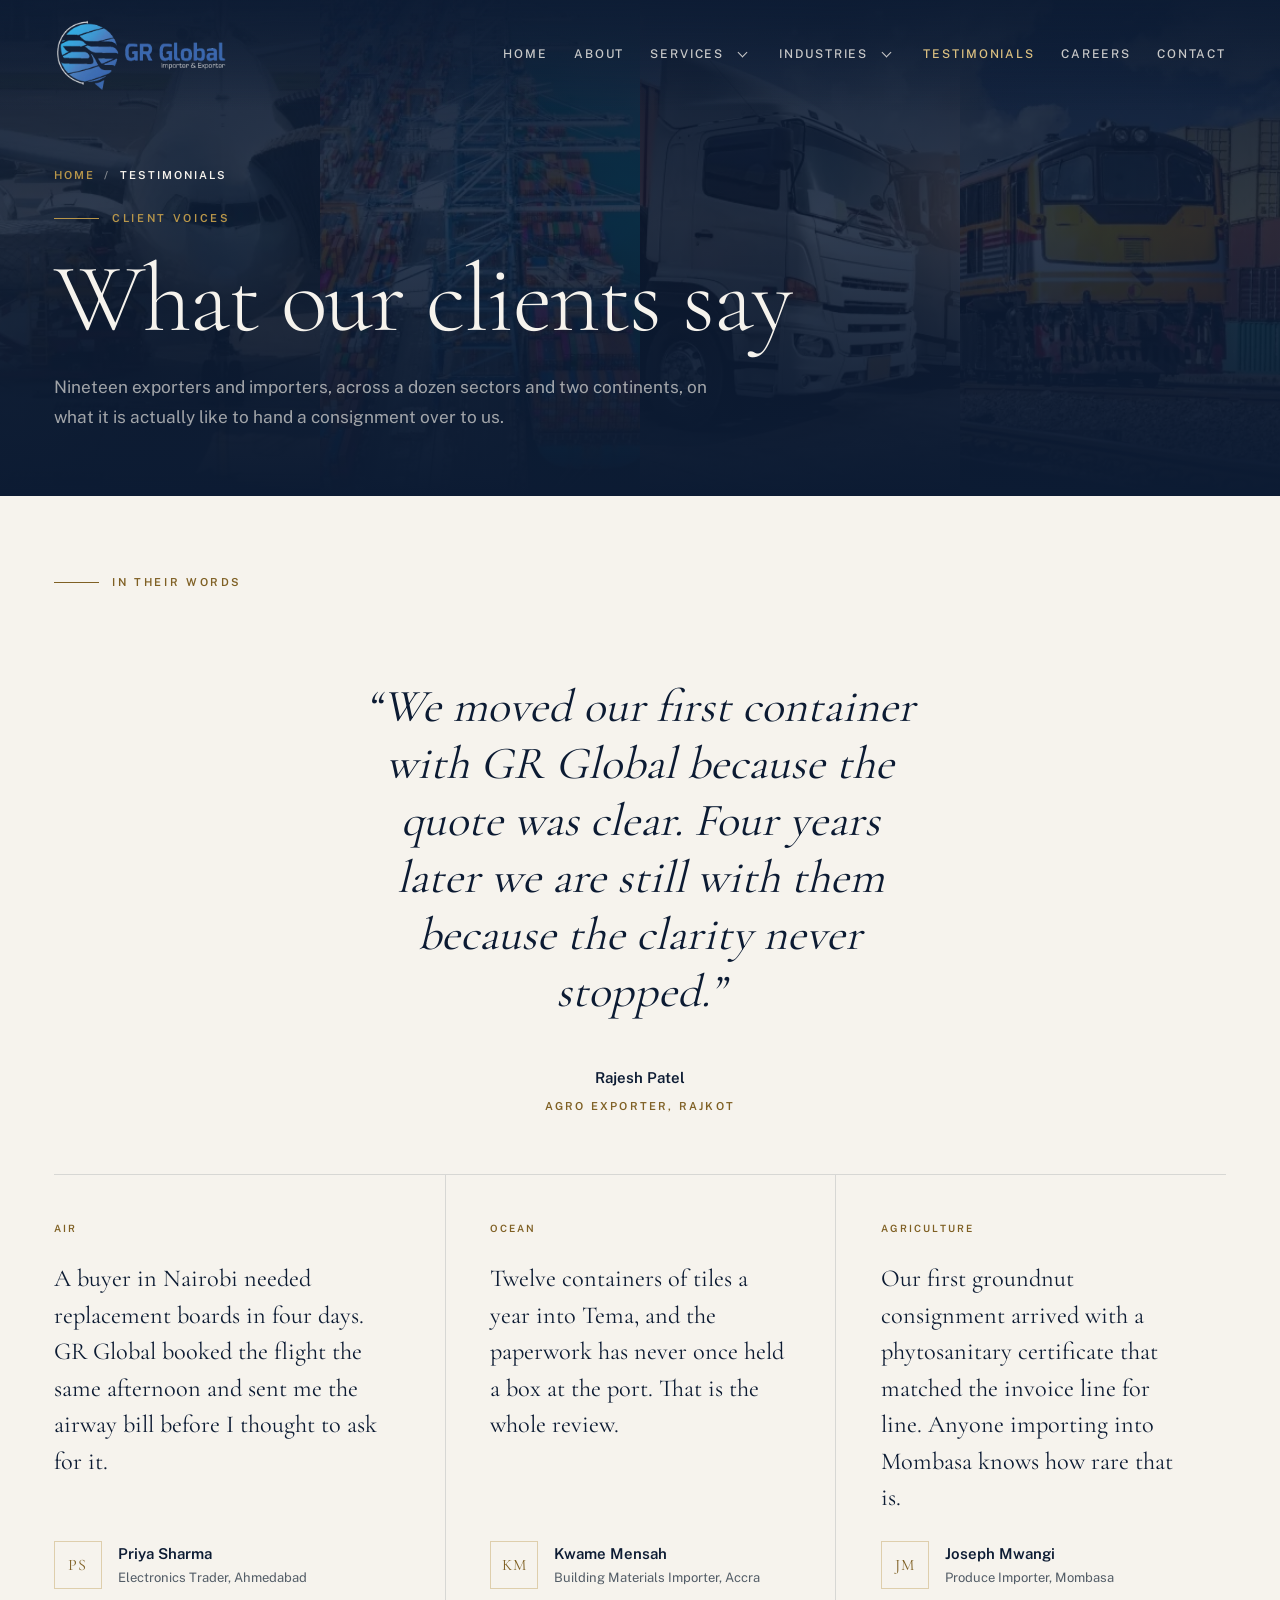
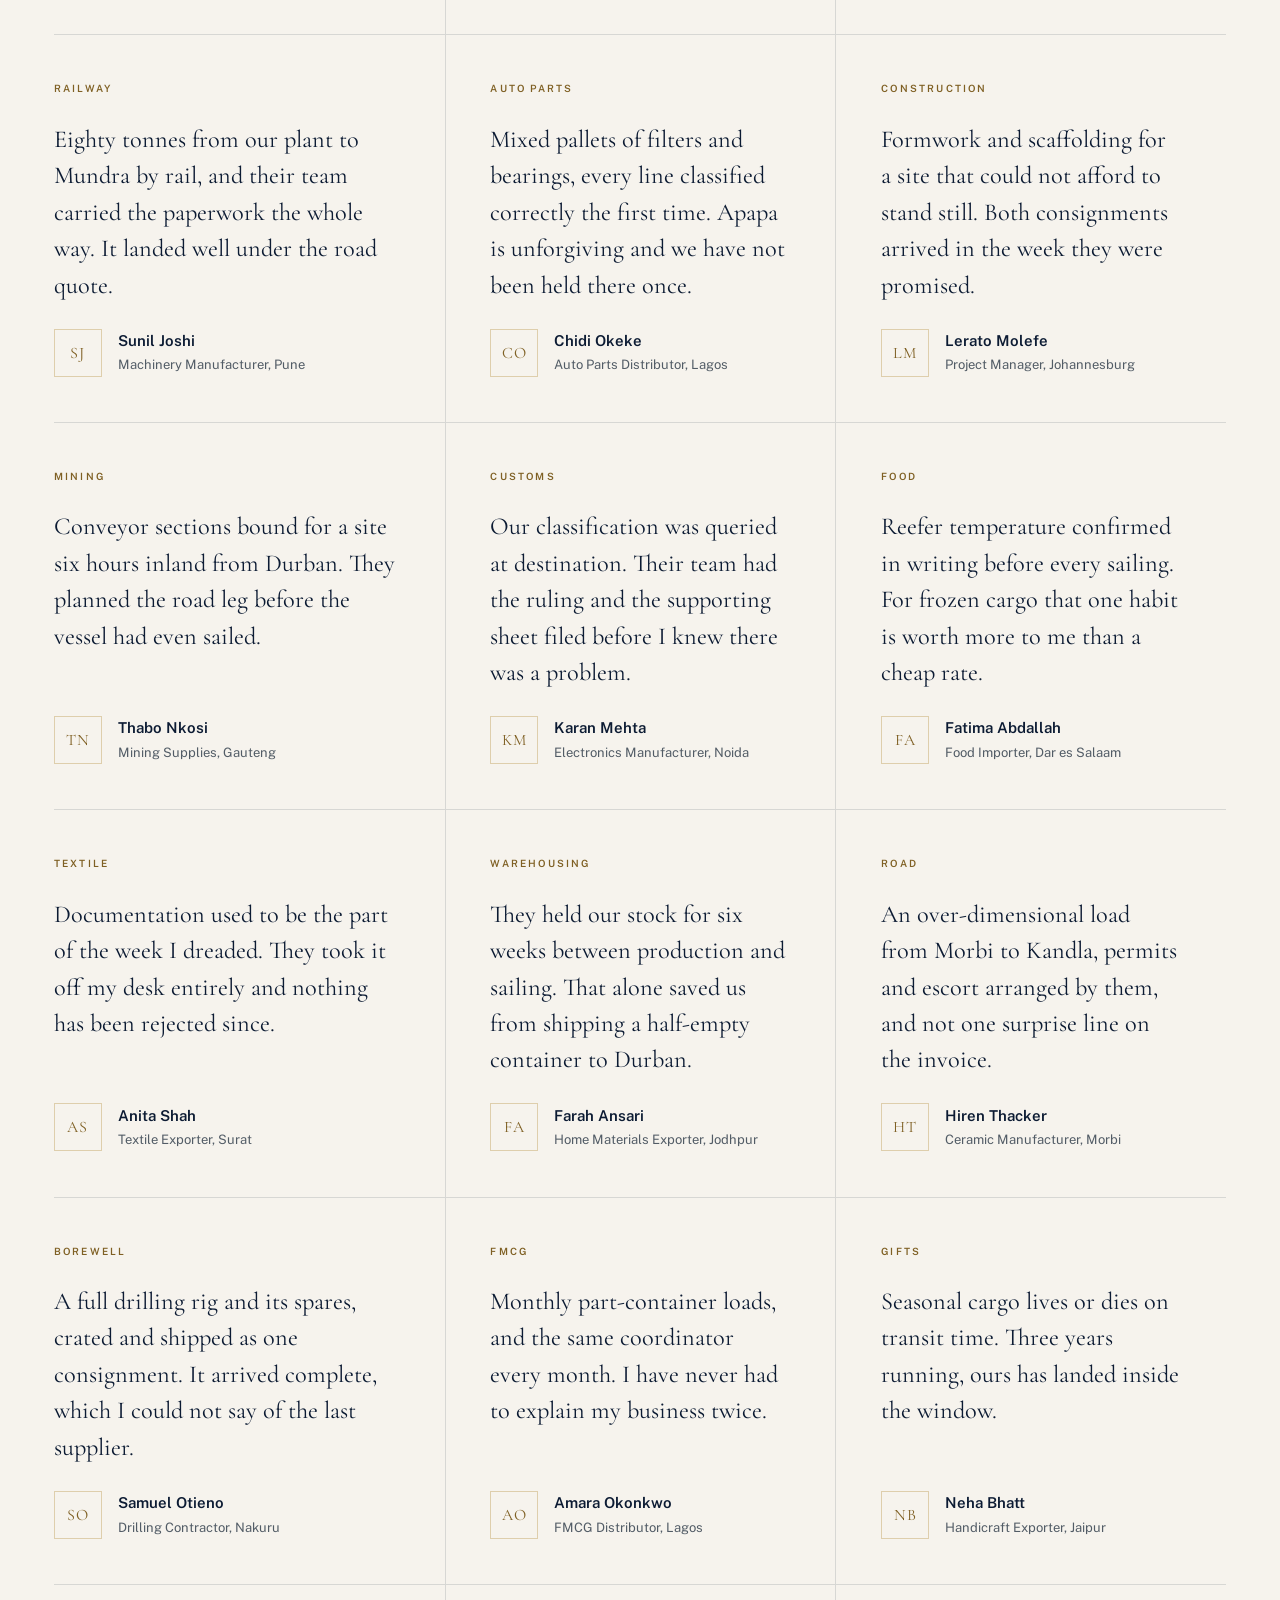
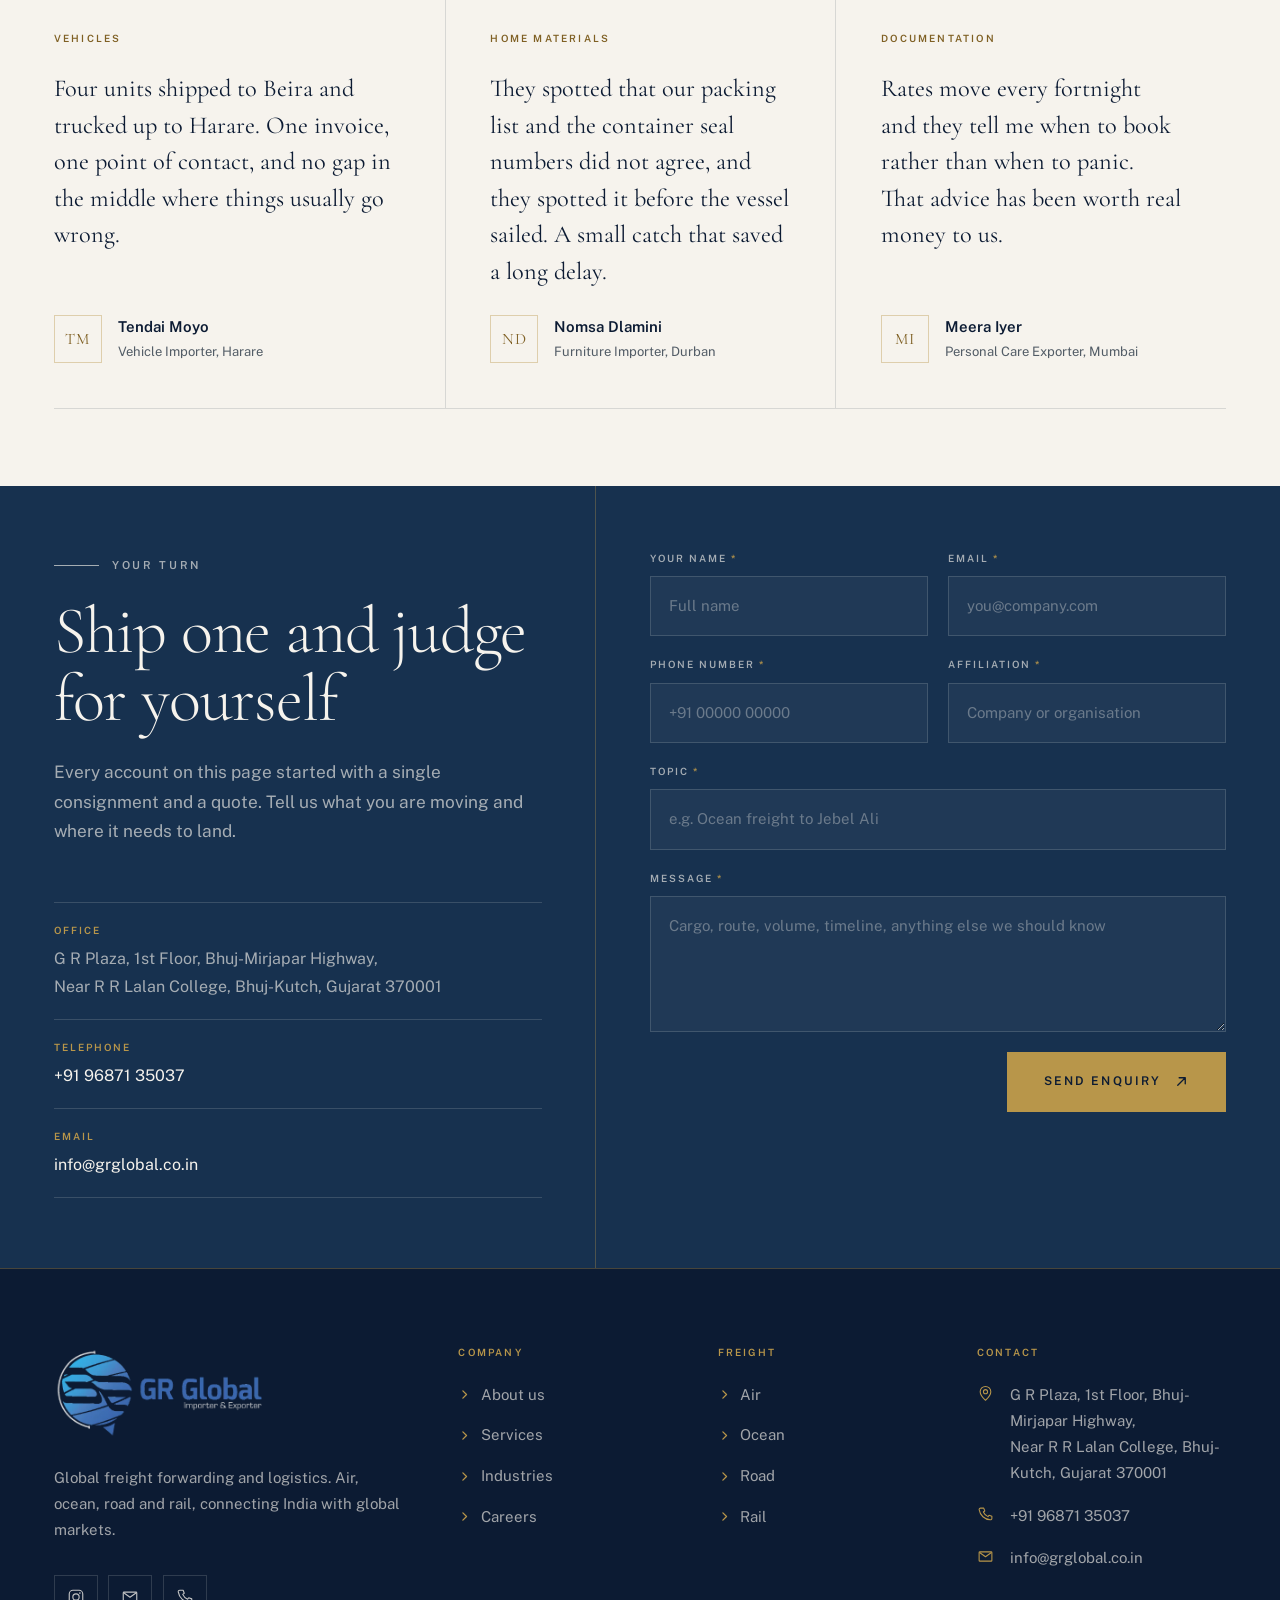
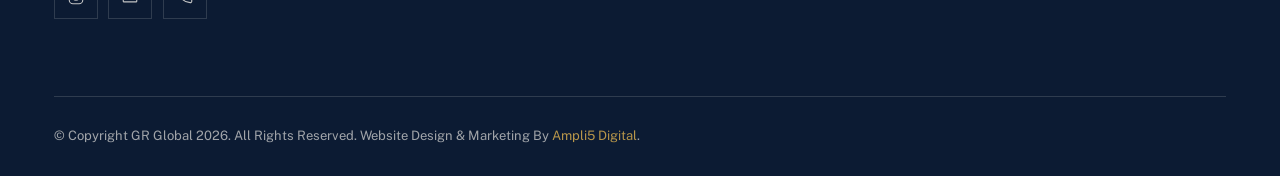
<file: testimonials.html>
<!doctype html>
<html lang="en">
<head>
<meta charset="utf-8">
<meta name="viewport" content="width=device-width, initial-scale=1">

<!-- Google Tag Manager -->
<script>(function(w,d,s,l,i){w[l]=w[l]||[];w[l].push({'gtm.start':
new Date().getTime(),event:'gtm.js'});var f=d.getElementsByTagName(s)[0],
j=d.createElement(s),dl=l!='dataLayer'?'&l='+l:'';j.async=true;j.src=
'https://www.googletagmanager.com/gtm.js?id='+i+dl;f.parentNode.insertBefore(j,f);
})(window,document,'script','dataLayer','GTM-KFMJKBCN');</script>
<!-- End Google Tag Manager -->

<title>Client Testimonials | What Exporters Say | GR Global</title>
<meta name="description" content="Nineteen client testimonials from exporters and importers across agriculture, electronics, auto parts, construction, mining and FMCG, in India and across Africa.">
<link rel="canonical" href="https://grglobal.co.in/testimonials.html">

<meta name="theme-color" content="#0C1B33">
<meta name="robots" content="index, follow, max-snippet:-1, max-image-preview:large, max-video-preview:-1">

<meta property="og:type" content="website">
<meta property="og:site_name" content="GR Global">
<meta property="og:locale" content="en_IN">
<meta property="og:url" content="https://grglobal.co.in/testimonials.html">
<meta property="og:title" content="Client Testimonials | What Exporters Say | GR Global">
<meta property="og:description" content="Exporters and importers across India and Africa on what it is like to ship with GR Global.">
<meta property="og:image" content="https://grglobal.co.in/img/hero-1600.webp">
<meta property="og:image:width" content="1600">
<meta property="og:image:height" content="900">
<meta property="og:image:alt" content="Aerial view of a loaded container ship under way at sea">
<meta name="twitter:card" content="summary_large_image">

<link rel="icon" href="/favicon.ico" sizes="32x32">
<link rel="icon" type="image/png" sizes="32x32" href="/favicon-32x32.png">
<link rel="icon" type="image/png" sizes="16x16" href="/favicon-16x16.png">
<link rel="apple-touch-icon" sizes="180x180" href="/apple-touch-icon.png">
<meta name="apple-mobile-web-app-title" content="GR Global">
<link rel="manifest" href="/site.webmanifest">

<link rel="preload" href="fonts/publicsans-var.woff2" as="font" type="font/woff2" crossorigin>
<link rel="preload" href="fonts/cormorant-var.woff2" as="font" type="font/woff2" crossorigin>

<link rel="stylesheet" href="css/style.css">
<script src="js/main.js" defer></script>

<script type="application/ld+json">
{
  "@context": "https://schema.org",
  "@graph": [
    {
      "@type": ["Organization", "LocalBusiness"],
      "@id": "https://grglobal.co.in/#org",
      "name": "GR Global",
      "url": "https://grglobal.co.in/",
      "logo": { "@id": "https://grglobal.co.in/#logo" },
      "email": "info@grglobal.co.in",
      "telephone": "+91-96871-35037",
      "address": {
        "@type": "PostalAddress",
        "streetAddress": "G R Plaza, 1st Floor, Bhuj-Mirjapar Highway, Near R R Lalan College",
        "addressLocality": "Bhuj",
        "addressRegion": "Gujarat",
        "postalCode": "370001",
        "addressCountry": "IN"
      },
      "areaServed": { "@type": "Place", "name": "Worldwide" },
      "sameAs": ["https://www.instagram.com/g_r_global/"]
    },
    {
      "@type": "ImageObject",
      "@id": "https://grglobal.co.in/#logo",
      "url": "https://grglobal.co.in/img/logo.webp",
      "contentUrl": "https://grglobal.co.in/img/logo.webp",
      "width": 480,
      "height": 206,
      "caption": "GR Global"
    },
    {
      "@type": "WebSite",
      "@id": "https://grglobal.co.in/#website",
      "url": "https://grglobal.co.in/",
      "name": "GR Global",
      "inLanguage": "en-IN",
      "publisher": { "@id": "https://grglobal.co.in/#org" }
    },
    {
      "@type": "WebPage",
      "@id": "https://grglobal.co.in/testimonials.html#webpage",
      "url": "https://grglobal.co.in/testimonials.html",
      "name": "Client Testimonials | What Exporters Say | GR Global",
      "description": "Exporters and importers across agriculture, electronics, auto parts, construction, mining and FMCG on what it is like to ship with GR Global.",
      "inLanguage": "en-IN",
      "isPartOf": { "@id": "https://grglobal.co.in/#website" },
      "about": { "@id": "https://grglobal.co.in/#org" },
      "breadcrumb": { "@id": "https://grglobal.co.in/testimonials.html#breadcrumb" }
    },
    {
      "@type": "BreadcrumbList",
      "@id": "https://grglobal.co.in/testimonials.html#breadcrumb",
      "itemListElement": [
        { "@type": "ListItem", "position": 1, "name": "Home", "item": "https://grglobal.co.in/" },
        { "@type": "ListItem", "position": 2, "name": "Testimonials" }
      ]
    }
  ]
}
</script>
</head>
<body>

<!-- Google Tag Manager (noscript) -->
<noscript><iframe src="https://www.googletagmanager.com/ns.html?id=GTM-KFMJKBCN"
height="0" width="0" style="display:none;visibility:hidden"></iframe></noscript>
<!-- End Google Tag Manager (noscript) -->

<a class="skip" href="#main">Skip to content</a>

<header class="site-header">
  <div class="shell">
    <a class="brand" href="index.html" aria-label="GR Global home">
      <img src="img/logo-onblue.webp" width="480" height="206" alt="GR Global, importer and exporter">
    </a>

    <nav class="nav" id="primary-nav" aria-label="Primary">
      <a href="index.html">Home</a>
      <a href="about.html">About</a>

      <div class="nav__item has-mega">
        <a class="nav__toggle" href="service.html">Services</a>
        <button class="nav__more" type="button" aria-expanded="false" aria-controls="mega-services" aria-label="Show freight services menu"><span class="nav__caret" aria-hidden="true"></span></button>

        <div class="mega" id="mega-services">
          <div class="shell mega__inner">
            <div class="mega__lead">
              <p class="eyebrow">What we do</p>
              <h2>Four ways to move your cargo</h2>
              <p>Air, ocean, road and rail, with customs clearance and documentation handled by the same team.</p>
              <p><a class="textlink" href="service.html">All services <img class="ico" src="icons/arrow-light.svg" width="16" height="16" alt=""></a></p>
            </div>

            <ul class="mega__cards">
              <li><a href="service.html#air">
                <img class="mega__shot" src="img/svc-air.webp" width="395" height="450" loading="lazy" decoding="async" alt="">
                <b><img class="ico" src="icons/mode-air.svg" width="32" height="32" alt="" loading="lazy">Air</b>
                <small>Rapid delivery when the buyer is waiting</small>
              </a></li>
              <li><a href="service.html#ocean">
                <img class="mega__shot" src="img/svc-ocean.webp" width="395" height="450" loading="lazy" decoding="async" alt="">
                <b><img class="ico" src="icons/mode-ocean.svg" width="32" height="32" alt="" loading="lazy">Ocean</b>
                <small>Full and part container loads worldwide</small>
              </a></li>
              <li><a href="service.html#road">
                <img class="mega__shot" src="img/svc-road.webp" width="395" height="450" loading="lazy" decoding="async" alt="">
                <b><img class="ico" src="icons/mode-road.svg" width="32" height="32" alt="" loading="lazy">Road</b>
                <small>Factory collection to final delivery</small>
              </a></li>
              <li><a href="service.html#rail">
                <img class="mega__shot" src="img/svc-rail.webp" width="395" height="450" loading="lazy" decoding="async" alt="">
                <b><img class="ico" src="icons/mode-rail.svg" width="32" height="32" alt="" loading="lazy">Rail</b>
                <small>Heavy loads over long distances</small>
              </a></li>
            </ul>
          </div>
        </div>
      </div>

      <div class="nav__item has-mega">
        <a class="nav__toggle" href="industry.html">Industries</a>
        <button class="nav__more" type="button" aria-expanded="false" aria-controls="mega-industries" aria-label="Show industries menu"><span class="nav__caret" aria-hidden="true"></span></button>

        <div class="mega" id="mega-industries">
          <div class="shell mega__inner">
            <div class="mega__lead">
              <p class="eyebrow">Delivering beyond borders</p>
              <h2>Twelve export sectors</h2>
              <p>Each one carries its own packing rules, classification and clearance requirements.</p>
              <p><a class="textlink" href="industry.html">All industries <img class="ico" src="icons/arrow-light.svg" width="16" height="16" alt=""></a></p>
            </div>

            <ul class="mega__list">
              <li><a href="industry.html#agriculture"><img src="img/ind-agriculture.webp" width="395" height="450" loading="lazy" decoding="async" alt=""><span>Agriculture</span></a></li>
              <li><a href="industry.html#textile"><img src="img/ind-textile.webp" width="395" height="450" loading="lazy" decoding="async" alt=""><span>Textile Yarn</span></a></li>
              <li><a href="industry.html#vehicles"><img src="img/ind-vehicles.webp" width="395" height="450" loading="lazy" decoding="async" alt=""><span>Vehicles</span></a></li>
              <li><a href="industry.html#autoparts"><img src="img/ind-autoparts.webp" width="400" height="455" loading="lazy" decoding="async" alt=""><span>Auto Parts</span></a></li>
              <li><a href="industry.html#construction"><img src="img/ind-construction.webp" width="395" height="450" loading="lazy" decoding="async" alt=""><span>Construction</span></a></li>
              <li><a href="industry.html#mining"><img src="img/ind-mining.webp" width="395" height="450" loading="lazy" decoding="async" alt=""><span>Mining</span></a></li>
              <li><a href="industry.html#electronics"><img src="img/ind-electronics.webp" width="395" height="450" loading="lazy" decoding="async" alt=""><span>Electronics</span></a></li>
              <li><a href="industry.html#home"><img src="img/ind-home.webp" width="395" height="450" loading="lazy" decoding="async" alt=""><span>Home Materials</span></a></li>
              <li><a href="industry.html#gifts"><img src="img/ind-gifts.webp" width="395" height="450" loading="lazy" decoding="async" alt=""><span>Gifts</span></a></li>
              <li><a href="industry.html#fmcg"><img src="img/ind-fmcg.webp" width="395" height="450" loading="lazy" decoding="async" alt=""><span>FMCG</span></a></li>
              <li><a href="industry.html#food"><img src="img/ind-food.webp" width="395" height="450" loading="lazy" decoding="async" alt=""><span>Food</span></a></li>
              <li><a href="industry.html#borewell"><img src="img/ind-borewell.webp" width="395" height="450" loading="lazy" decoding="async" alt=""><span>Borewell</span></a></li>
            </ul>
          </div>
        </div>
      </div>

      <a href="testimonials.html" aria-current="page">Testimonials</a>
      <a href="careers.html">Careers</a>
      <a href="contact.html">Contact</a>
      <a class="btn btn--gold nav-cta" href="#enquiry">Get a quote <img class="ico" src="icons/arrow-light.svg" width="16" height="16" alt=""></a>
    </nav>

    <button class="burger" type="button" aria-expanded="false" aria-controls="primary-nav" aria-label="Menu">
      <span></span><span></span><span></span>
    </button>
  </div>
</header>

<main id="main">

  <!-- ============================================================ hero -->
  <section class="page-hero">
    <div class="page-hero__media page-hero__media--strip">
      <img src="img/svc-air.webp" width="395" height="450" alt="" fetchpriority="high" decoding="async">
      <img src="img/svc-ocean.webp" width="395" height="450" alt="" decoding="async">
      <img src="img/svc-road.webp" width="395" height="450" alt="" decoding="async">
      <img src="img/svc-rail.webp" width="395" height="450" alt="" decoding="async">
    </div>

    <div class="page-hero__inner shell">
      <ol class="crumbs">
        <li><a href="index.html">Home</a></li>
        <li aria-current="page">Testimonials</li>
      </ol>
      <p class="eyebrow">Client voices</p>
      <h1 class="display">What our clients say</h1>
      <p class="lead">Nineteen exporters and importers, across a dozen sectors and two continents, on what it is actually like to hand a consignment over to us.</p>
    </div>
  </section>

  <!-- ===================================================== client voices -->
  <section class="band" aria-labelledby="lead-quote-h">
    <div class="shell">
      <h2 class="eyebrow" id="lead-quote-h">In their words</h2>

      <!-- Client testimonials. Names, roles and quotes are supplied copy and are
           to be confirmed by the client before this page goes live. No Review or
           AggregateRating schema is published until that confirmation is given. -->

      <figure class="voice--lead reveal">
        <blockquote>&ldquo;We moved our first container with GR Global because the quote was clear. Four years later we are still with them because the clarity never stopped.&rdquo;</blockquote>
        <figcaption>
          <cite>Rajesh Patel<span>Agro Exporter, Rajkot</span></cite>
        </figcaption>
      </figure>
      <div class="voices voices--light">
        <figure class="voice reveal">
          <span class="voice__tag">Air</span>
          <blockquote>A buyer in Nairobi needed replacement boards in four days. GR Global booked the flight the same afternoon and sent me the airway bill before I thought to ask for it.</blockquote>
          <figcaption><span class="voice__mono" aria-hidden="true">PS</span><cite>Priya Sharma<span>Electronics Trader, Ahmedabad</span></cite></figcaption>
        </figure>

        <figure class="voice reveal">
          <span class="voice__tag">Ocean</span>
          <blockquote>Twelve containers of tiles a year into Tema, and the paperwork has never once held a box at the port. That is the whole review.</blockquote>
          <figcaption><span class="voice__mono" aria-hidden="true">KM</span><cite>Kwame Mensah<span>Building Materials Importer, Accra</span></cite></figcaption>
        </figure>

        <figure class="voice reveal">
          <span class="voice__tag">Agriculture</span>
          <blockquote>Our first groundnut consignment arrived with a phytosanitary certificate that matched the invoice line for line. Anyone importing into Mombasa knows how rare that is.</blockquote>
          <figcaption><span class="voice__mono" aria-hidden="true">JM</span><cite>Joseph Mwangi<span>Produce Importer, Mombasa</span></cite></figcaption>
        </figure>

        <figure class="voice reveal">
          <span class="voice__tag">Railway</span>
          <blockquote>Eighty tonnes from our plant to Mundra by rail, and their team carried the paperwork the whole way. It landed well under the road quote.</blockquote>
          <figcaption><span class="voice__mono" aria-hidden="true">SJ</span><cite>Sunil Joshi<span>Machinery Manufacturer, Pune</span></cite></figcaption>
        </figure>

        <figure class="voice reveal">
          <span class="voice__tag">Auto Parts</span>
          <blockquote>Mixed pallets of filters and bearings, every line classified correctly the first time. Apapa is unforgiving and we have not been held there once.</blockquote>
          <figcaption><span class="voice__mono" aria-hidden="true">CO</span><cite>Chidi Okeke<span>Auto Parts Distributor, Lagos</span></cite></figcaption>
        </figure>

        <figure class="voice reveal">
          <span class="voice__tag">Construction</span>
          <blockquote>Formwork and scaffolding for a site that could not afford to stand still. Both consignments arrived in the week they were promised.</blockquote>
          <figcaption><span class="voice__mono" aria-hidden="true">LM</span><cite>Lerato Molefe<span>Project Manager, Johannesburg</span></cite></figcaption>
        </figure>

        <figure class="voice reveal">
          <span class="voice__tag">Mining</span>
          <blockquote>Conveyor sections bound for a site six hours inland from Durban. They planned the road leg before the vessel had even sailed.</blockquote>
          <figcaption><span class="voice__mono" aria-hidden="true">TN</span><cite>Thabo Nkosi<span>Mining Supplies, Gauteng</span></cite></figcaption>
        </figure>

        <figure class="voice reveal">
          <span class="voice__tag">Customs</span>
          <blockquote>Our classification was queried at destination. Their team had the ruling and the supporting sheet filed before I knew there was a problem.</blockquote>
          <figcaption><span class="voice__mono" aria-hidden="true">KM</span><cite>Karan Mehta<span>Electronics Manufacturer, Noida</span></cite></figcaption>
        </figure>

        <figure class="voice reveal">
          <span class="voice__tag">Food</span>
          <blockquote>Reefer temperature confirmed in writing before every sailing. For frozen cargo that one habit is worth more to me than a cheap rate.</blockquote>
          <figcaption><span class="voice__mono" aria-hidden="true">FA</span><cite>Fatima Abdallah<span>Food Importer, Dar es Salaam</span></cite></figcaption>
        </figure>

        <figure class="voice reveal">
          <span class="voice__tag">Textile</span>
          <blockquote>Documentation used to be the part of the week I dreaded. They took it off my desk entirely and nothing has been rejected since.</blockquote>
          <figcaption><span class="voice__mono" aria-hidden="true">AS</span><cite>Anita Shah<span>Textile Exporter, Surat</span></cite></figcaption>
        </figure>

        <figure class="voice reveal">
          <span class="voice__tag">Warehousing</span>
          <blockquote>They held our stock for six weeks between production and sailing. That alone saved us from shipping a half-empty container to Durban.</blockquote>
          <figcaption><span class="voice__mono" aria-hidden="true">FA</span><cite>Farah Ansari<span>Home Materials Exporter, Jodhpur</span></cite></figcaption>
        </figure>

        <figure class="voice reveal">
          <span class="voice__tag">Road</span>
          <blockquote>An over-dimensional load from Morbi to Kandla, permits and escort arranged by them, and not one surprise line on the invoice.</blockquote>
          <figcaption><span class="voice__mono" aria-hidden="true">HT</span><cite>Hiren Thacker<span>Ceramic Manufacturer, Morbi</span></cite></figcaption>
        </figure>

        <figure class="voice reveal">
          <span class="voice__tag">Borewell</span>
          <blockquote>A full drilling rig and its spares, crated and shipped as one consignment. It arrived complete, which I could not say of the last supplier.</blockquote>
          <figcaption><span class="voice__mono" aria-hidden="true">SO</span><cite>Samuel Otieno<span>Drilling Contractor, Nakuru</span></cite></figcaption>
        </figure>

        <figure class="voice reveal">
          <span class="voice__tag">FMCG</span>
          <blockquote>Monthly part-container loads, and the same coordinator every month. I have never had to explain my business twice.</blockquote>
          <figcaption><span class="voice__mono" aria-hidden="true">AO</span><cite>Amara Okonkwo<span>FMCG Distributor, Lagos</span></cite></figcaption>
        </figure>

        <figure class="voice reveal">
          <span class="voice__tag">Gifts</span>
          <blockquote>Seasonal cargo lives or dies on transit time. Three years running, ours has landed inside the window.</blockquote>
          <figcaption><span class="voice__mono" aria-hidden="true">NB</span><cite>Neha Bhatt<span>Handicraft Exporter, Jaipur</span></cite></figcaption>
        </figure>

        <figure class="voice reveal">
          <span class="voice__tag">Vehicles</span>
          <blockquote>Four units shipped to Beira and trucked up to Harare. One invoice, one point of contact, and no gap in the middle where things usually go wrong.</blockquote>
          <figcaption><span class="voice__mono" aria-hidden="true">TM</span><cite>Tendai Moyo<span>Vehicle Importer, Harare</span></cite></figcaption>
        </figure>

        <figure class="voice reveal">
          <span class="voice__tag">Home Materials</span>
          <blockquote>They spotted that our packing list and the container seal numbers did not agree, and they spotted it before the vessel sailed. A small catch that saved a long delay.</blockquote>
          <figcaption><span class="voice__mono" aria-hidden="true">ND</span><cite>Nomsa Dlamini<span>Furniture Importer, Durban</span></cite></figcaption>
        </figure>

        <figure class="voice reveal">
          <span class="voice__tag">Documentation</span>
          <blockquote>Rates move every fortnight and they tell me when to book rather than when to panic. That advice has been worth real money to us.</blockquote>
          <figcaption><span class="voice__mono" aria-hidden="true">MI</span><cite>Meera Iyer<span>Personal Care Exporter, Mumbai</span></cite></figcaption>
        </figure>
      </div>
    </div>
  </section>
  <!-- ========================================================= enquiry -->
  <section class="band band--flush band--dark band--raised enquiry" id="enquiry" aria-labelledby="enquiry-h">
    <div class="enquiry__intro reveal">
      <p class="eyebrow">Your turn</p>
      <h2 class="display" id="enquiry-h">Ship one and judge for yourself</h2>
      <p class="lead">Every account on this page started with a single consignment and a quote. Tell us what you are moving and where it needs to land.</p>

      <ul class="contact-list">
        <li>
          <b>Office</b>
          <address>G R Plaza, 1st Floor, Bhuj-Mirjapar Highway,<br>Near R R Lalan College, Bhuj-Kutch, Gujarat 370001</address>
        </li>
        <li>
          <b>Telephone</b>
          <a href="tel:+919687135037">+91 96871 35037</a>
        </li>
        <li>
          <b>Email</b>
          <a href="mailto:info@grglobal.co.in">info@grglobal.co.in</a>
        </li>
      </ul>
    </div>

    <div class="enquiry__panel reveal">
      <form class="form" id="enquiry-form" action="contact-mail.php" method="post" novalidate>
        <input type="hidden" name="form_id" value="testimonials-enquiry">
        <p class="hp"><label for="company-website">Leave this field empty</label><input type="text" id="company-website" name="company_website" tabindex="-1" autocomplete="off"></p>

        <div class="form__row">
          <p class="field">
            <label for="f-name">Your Name <span class="req" aria-hidden="true">*</span></label>
            <input type="text" id="f-name" name="name" autocomplete="name" required placeholder="Full name">
            <span class="field__error">Please enter your name</span>
          </p>
          <p class="field">
            <label for="f-email">Email <span class="req" aria-hidden="true">*</span></label>
            <input type="email" id="f-email" name="email" autocomplete="email" required placeholder="you@company.com">
            <span class="field__error">Please enter a valid email address</span>
          </p>
        </div>

        <div class="form__row">
          <p class="field">
            <label for="f-phone">Phone Number <span class="req" aria-hidden="true">*</span></label>
            <input type="tel" id="f-phone" name="phone" autocomplete="tel" required placeholder="+91 00000 00000">
            <span class="field__error">Please enter your phone number</span>
          </p>
          <p class="field">
            <label for="f-affiliation">Affiliation <span class="req" aria-hidden="true">*</span></label>
            <input type="text" id="f-affiliation" name="affiliation" autocomplete="organization" required placeholder="Company or organisation">
            <span class="field__error">Please enter your company or organisation</span>
          </p>
        </div>

        <p class="field">
          <label for="f-topic">Topic <span class="req" aria-hidden="true">*</span></label>
          <input type="text" id="f-topic" name="topic" required placeholder="e.g. Ocean freight to Jebel Ali">
          <span class="field__error">Please tell us what your enquiry is about</span>
        </p>

        <p class="field">
          <label for="f-message">Message <span class="req" aria-hidden="true">*</span></label>
          <textarea id="f-message" name="message" required placeholder="Cargo, route, volume, timeline, anything else we should know"></textarea>
          <span class="field__error">Please add a short message</span>
        </p>

        <div class="form__actions">
          <button class="btn btn--gold" type="submit">Send enquiry <img class="ico" src="icons/arrow-dark.svg" width="16" height="16" alt=""></button>
        </div>

        <p class="form__status" role="alert" hidden></p>
      </form>
    </div>
  </section>

</main>

<footer class="site-footer">
  <div class="shell">
    <div class="footer__grid">
      <div class="footer__brand">
        <img src="img/logo-onblue.webp" width="480" height="206" loading="lazy" decoding="async" alt="GR Global">
        <p>Global freight forwarding and logistics. Air, ocean, road and rail, connecting India with global markets.</p>
        <div class="socials">
          <a href="https://www.instagram.com/g_r_global/" rel="noopener" target="_blank" aria-label="GR Global on Instagram"><img class="ico" src="icons/instagram.svg" width="24" height="24" alt=""></a>
          <a href="mailto:info@grglobal.co.in" aria-label="Email GR Global"><img class="ico" src="icons/mail.svg" width="24" height="24" alt=""></a>
          <a href="tel:+919687135037" aria-label="Call GR Global"><img class="ico" src="icons/phone.svg" width="24" height="24" alt=""></a>
        </div>
      </div>

      <div class="footer__col">
        <h3>Company</h3>
        <ul class="footer__menu">
          <li><a href="about.html"><img class="ico" src="icons/chevron-gold.svg" width="16" height="16" alt="" loading="lazy">About us</a></li>
          <li><a href="service.html"><img class="ico" src="icons/chevron-gold.svg" width="16" height="16" alt="" loading="lazy">Services</a></li>
          <li><a href="industry.html"><img class="ico" src="icons/chevron-gold.svg" width="16" height="16" alt="" loading="lazy">Industries</a></li>
          <li><a href="careers.html"><img class="ico" src="icons/chevron-gold.svg" width="16" height="16" alt="" loading="lazy">Careers</a></li>
        </ul>
      </div>

      <div class="footer__col">
        <h3>Freight</h3>
        <ul class="footer__menu">
          <li><a href="service.html#air"><img class="ico" src="icons/chevron-gold.svg" width="16" height="16" alt="" loading="lazy">Air</a></li>
          <li><a href="service.html#ocean"><img class="ico" src="icons/chevron-gold.svg" width="16" height="16" alt="" loading="lazy">Ocean</a></li>
          <li><a href="service.html#road"><img class="ico" src="icons/chevron-gold.svg" width="16" height="16" alt="" loading="lazy">Road</a></li>
          <li><a href="service.html#rail"><img class="ico" src="icons/chevron-gold.svg" width="16" height="16" alt="" loading="lazy">Rail</a></li>
        </ul>
      </div>

      <div class="footer__col">
        <h3>Contact</h3>
        <ul class="footer__contact">
          <li>
            <img class="ico" src="icons/pin-gold.svg" width="24" height="24" alt="" loading="lazy">
            <address>G R Plaza, 1st Floor, Bhuj-Mirjapar Highway,<br>Near R R Lalan College, Bhuj-Kutch, Gujarat 370001</address>
          </li>
          <li>
            <img class="ico" src="icons/phone-gold.svg" width="24" height="24" alt="" loading="lazy">
            <a href="tel:+919687135037">+91 96871 35037</a>
          </li>
          <li>
            <img class="ico" src="icons/mail-gold.svg" width="24" height="24" alt="" loading="lazy">
            <a href="mailto:info@grglobal.co.in">info@grglobal.co.in</a>
          </li>
        </ul>
      </div>
    </div>

    <div class="colophon">
      <p>&copy; Copyright GR Global 2026. All Rights Reserved. Website Design &amp; Marketing By <a href="https://www.ampli5.digital/" rel="noopener" target="_blank">Ampli5 Digital</a>.</p>
    </div>
  </div>
</footer>

</body>
</html>
</file>
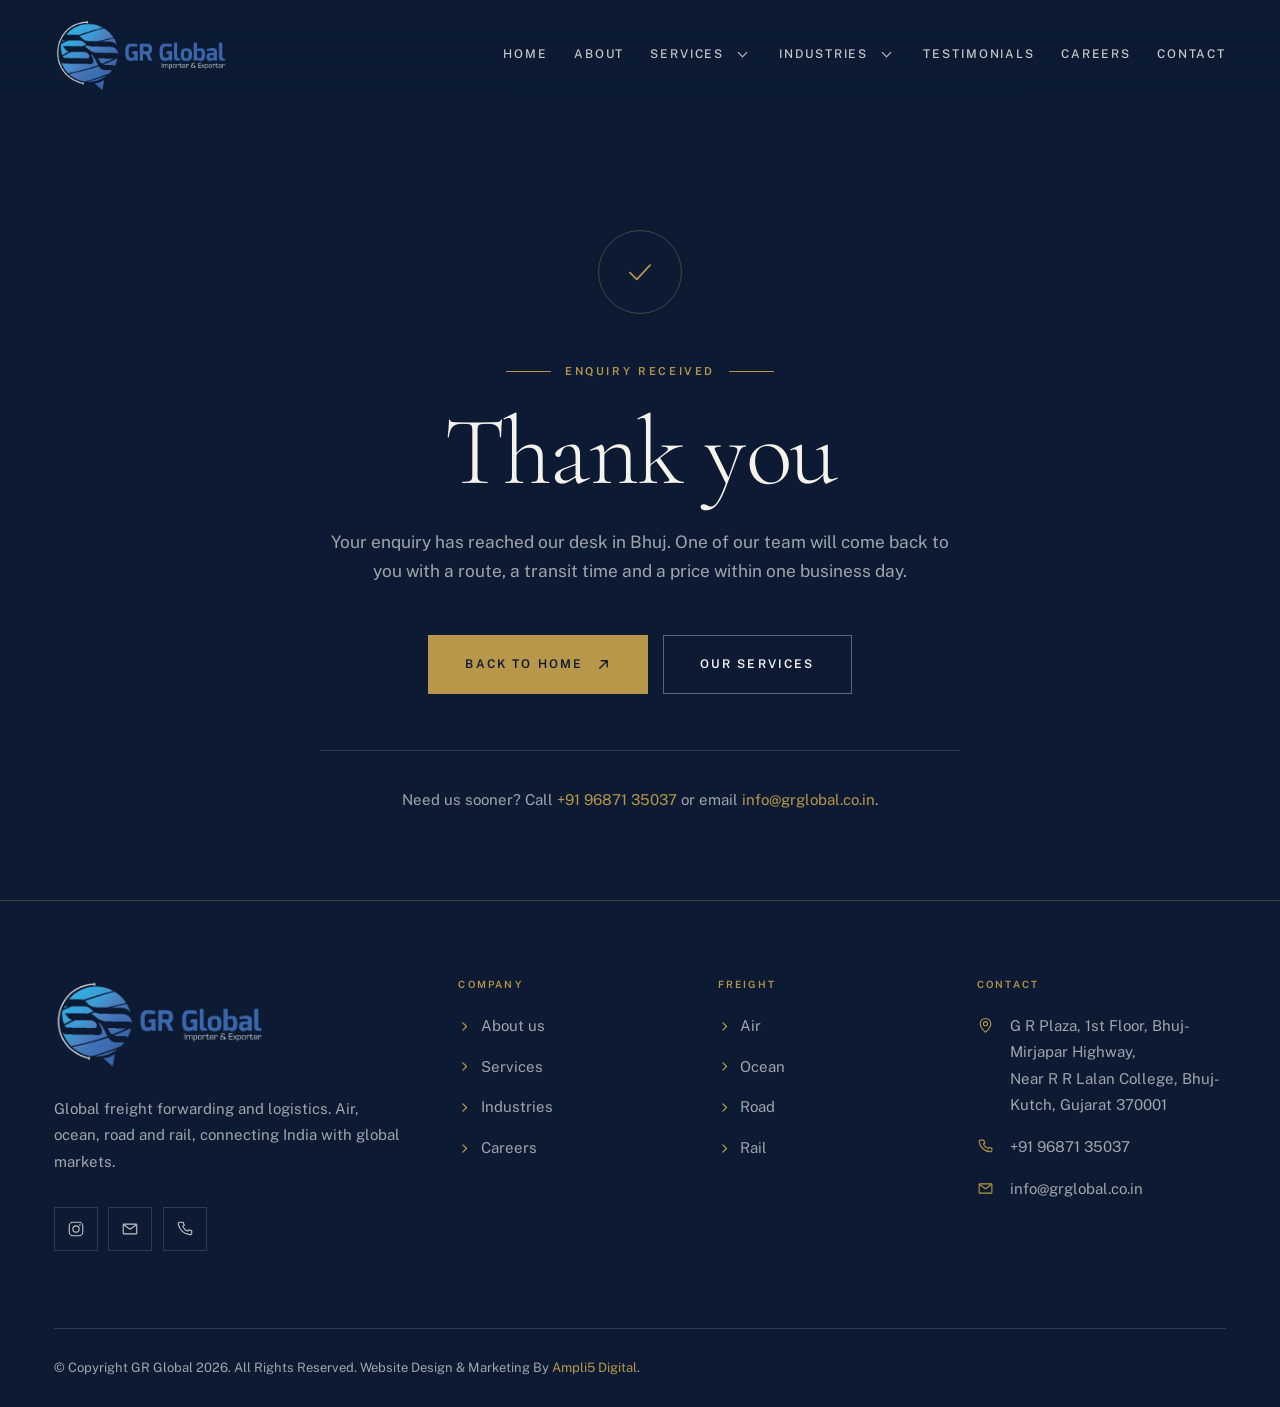
<file: thank-you.html>
<!doctype html>
<html lang="en">
<head>
<meta charset="utf-8">
<meta name="viewport" content="width=device-width, initial-scale=1">

<!-- Google Tag Manager -->
<script>(function(w,d,s,l,i){w[l]=w[l]||[];w[l].push({'gtm.start':
new Date().getTime(),event:'gtm.js'});var f=d.getElementsByTagName(s)[0],
j=d.createElement(s),dl=l!='dataLayer'?'&l='+l:'';j.async=true;j.src=
'https://www.googletagmanager.com/gtm.js?id='+i+dl;f.parentNode.insertBefore(j,f);
})(window,document,'script','dataLayer','GTM-KFMJKBCN');</script>
<!-- End Google Tag Manager -->

<title>Thank You | GR Global</title>
<meta name="description" content="Your enquiry has reached GR Global. Our team will reply within one business day.">
<link rel="canonical" href="https://grglobal.co.in/thank-you.html">

<meta name="theme-color" content="#0C1B33">
<meta name="robots" content="noindex, follow">

<meta property="og:type" content="website">
<meta property="og:site_name" content="GR Global">
<meta property="og:locale" content="en_IN">
<meta property="og:url" content="https://grglobal.co.in/thank-you.html">
<meta property="og:title" content="Thank You | GR Global">
<meta property="og:description" content="Your enquiry has reached GR Global. Our team will reply within one business day.">
<meta property="og:image" content="https://grglobal.co.in/img/hero-1600.webp">
<meta property="og:image:width" content="1600">
<meta property="og:image:height" content="900">
<meta property="og:image:alt" content="Aerial view of a loaded container ship under way at sea">
<meta name="twitter:card" content="summary_large_image">

<link rel="icon" href="/favicon.ico" sizes="32x32">
<link rel="icon" type="image/png" sizes="32x32" href="/favicon-32x32.png">
<link rel="icon" type="image/png" sizes="16x16" href="/favicon-16x16.png">
<link rel="apple-touch-icon" sizes="180x180" href="/apple-touch-icon.png">
<meta name="apple-mobile-web-app-title" content="GR Global">
<link rel="manifest" href="/site.webmanifest">

<link rel="preload" href="fonts/publicsans-var.woff2" as="font" type="font/woff2" crossorigin>
<link rel="preload" href="fonts/cormorant-var.woff2" as="font" type="font/woff2" crossorigin>

<link rel="stylesheet" href="css/style.css">
<script src="js/main.js" defer></script>

<script type="application/ld+json">
{
  "@context": "https://schema.org",
  "@graph": [
    {
      "@type": "Organization",
      "@id": "https://grglobal.co.in/#org",
      "name": "GR Global",
      "alternateName": "G R Global Importer & Exporter",
      "url": "https://grglobal.co.in/",
      "logo": { "@id": "https://grglobal.co.in/#logo" },
      "email": "info@grglobal.co.in",
      "telephone": "+91-96871-35037",
      "address": {
        "@type": "PostalAddress",
        "streetAddress": "G R Plaza, 1st Floor, Bhuj-Mirjapar Highway, Near R R Lalan College",
        "addressLocality": "Bhuj",
        "addressRegion": "Gujarat",
        "postalCode": "370001",
        "addressCountry": "IN"
      },
      "sameAs": ["https://www.instagram.com/g_r_global/"]
    },
    {
      "@type": "ImageObject",
      "@id": "https://grglobal.co.in/#logo",
      "url": "https://grglobal.co.in/img/logo.webp",
      "contentUrl": "https://grglobal.co.in/img/logo.webp",
      "width": 480,
      "height": 206,
      "caption": "GR Global"
    },
    {
      "@type": "WebSite",
      "@id": "https://grglobal.co.in/#website",
      "url": "https://grglobal.co.in/",
      "name": "GR Global",
      "inLanguage": "en-IN",
      "publisher": { "@id": "https://grglobal.co.in/#org" }
    },
    {
      "@type": "WebPage",
      "@id": "https://grglobal.co.in/thank-you.html#webpage",
      "url": "https://grglobal.co.in/thank-you.html",
      "name": "Thank You | GR Global",
      "description": "Your enquiry has reached GR Global. Our team will reply within one business day.",
      "inLanguage": "en-IN",
      "isPartOf": { "@id": "https://grglobal.co.in/#website" },
      "about": { "@id": "https://grglobal.co.in/#org" },
      "breadcrumb": { "@id": "https://grglobal.co.in/thank-you.html#breadcrumb" }
    },
    {
      "@type": "BreadcrumbList",
      "@id": "https://grglobal.co.in/thank-you.html#breadcrumb",
      "itemListElement": [
        { "@type": "ListItem", "position": 1, "name": "Home", "item": "https://grglobal.co.in/" },
        { "@type": "ListItem", "position": 2, "name": "Thank you" }
      ]
    }
  ]
}
</script>
</head>
<body>

<!-- Google Tag Manager (noscript) -->
<noscript><iframe src="https://www.googletagmanager.com/ns.html?id=GTM-KFMJKBCN"
height="0" width="0" style="display:none;visibility:hidden"></iframe></noscript>
<!-- End Google Tag Manager (noscript) -->

<a class="skip" href="#main">Skip to content</a>

<header class="site-header is-stuck">
  <div class="shell">
    <a class="brand" href="index.html" aria-label="GR Global home">
      <img src="img/logo-onblue.webp" width="480" height="206" alt="GR Global, importer and exporter">
    </a>

    <nav class="nav" id="primary-nav" aria-label="Primary">
      <a href="index.html">Home</a>
      <a href="about.html">About</a>

      <div class="nav__item has-mega">
        <a class="nav__toggle" href="service.html">Services</a>
        <button class="nav__more" type="button" aria-expanded="false" aria-controls="mega-services" aria-label="Show freight services menu"><span class="nav__caret" aria-hidden="true"></span></button>

        <div class="mega" id="mega-services">
          <div class="shell mega__inner">
            <div class="mega__lead">
              <p class="eyebrow">What we do</p>
              <h2>Four ways to move your cargo</h2>
              <p>Air, ocean, road and rail, with customs clearance and documentation handled by the same team.</p>
              <p><a class="textlink" href="service.html">All services <img class="ico" src="icons/arrow-light.svg" width="16" height="16" alt=""></a></p>
            </div>

            <ul class="mega__cards">
              <li><a href="service.html#air">
                <img class="mega__shot" src="img/svc-air.webp" width="395" height="450" loading="lazy" decoding="async" alt="">
                <b><img class="ico" src="icons/mode-air.svg" width="32" height="32" alt="" loading="lazy">Air</b>
                <small>Rapid delivery when the buyer is waiting</small>
              </a></li>
              <li><a href="service.html#ocean">
                <img class="mega__shot" src="img/svc-ocean.webp" width="395" height="450" loading="lazy" decoding="async" alt="">
                <b><img class="ico" src="icons/mode-ocean.svg" width="32" height="32" alt="" loading="lazy">Ocean</b>
                <small>Full and part container loads worldwide</small>
              </a></li>
              <li><a href="service.html#road">
                <img class="mega__shot" src="img/svc-road.webp" width="395" height="450" loading="lazy" decoding="async" alt="">
                <b><img class="ico" src="icons/mode-road.svg" width="32" height="32" alt="" loading="lazy">Road</b>
                <small>Factory collection to final delivery</small>
              </a></li>
              <li><a href="service.html#rail">
                <img class="mega__shot" src="img/svc-rail.webp" width="395" height="450" loading="lazy" decoding="async" alt="">
                <b><img class="ico" src="icons/mode-rail.svg" width="32" height="32" alt="" loading="lazy">Rail</b>
                <small>Heavy loads over long distances</small>
              </a></li>
            </ul>
          </div>
        </div>
      </div>

      <div class="nav__item has-mega">
        <a class="nav__toggle" href="industry.html">Industries</a>
        <button class="nav__more" type="button" aria-expanded="false" aria-controls="mega-industries" aria-label="Show industries menu"><span class="nav__caret" aria-hidden="true"></span></button>

        <div class="mega" id="mega-industries">
          <div class="shell mega__inner">
            <div class="mega__lead">
              <p class="eyebrow">Delivering beyond borders</p>
              <h2>Twelve export sectors</h2>
              <p>Each one carries its own packing rules, classification and clearance requirements.</p>
              <p><a class="textlink" href="industry.html">All industries <img class="ico" src="icons/arrow-light.svg" width="16" height="16" alt=""></a></p>
            </div>

            <ul class="mega__list">
              <li><a href="industry.html#agriculture"><img src="img/ind-agriculture.webp" width="395" height="450" loading="lazy" decoding="async" alt=""><span>Agriculture</span></a></li>
              <li><a href="industry.html#textile"><img src="img/ind-textile.webp" width="395" height="450" loading="lazy" decoding="async" alt=""><span>Textile Yarn</span></a></li>
              <li><a href="industry.html#vehicles"><img src="img/ind-vehicles.webp" width="395" height="450" loading="lazy" decoding="async" alt=""><span>Vehicles</span></a></li>
              <li><a href="industry.html#autoparts"><img src="img/ind-autoparts.webp" width="400" height="455" loading="lazy" decoding="async" alt=""><span>Auto Parts</span></a></li>
              <li><a href="industry.html#construction"><img src="img/ind-construction.webp" width="395" height="450" loading="lazy" decoding="async" alt=""><span>Construction</span></a></li>
              <li><a href="industry.html#mining"><img src="img/ind-mining.webp" width="395" height="450" loading="lazy" decoding="async" alt=""><span>Mining</span></a></li>
              <li><a href="industry.html#electronics"><img src="img/ind-electronics.webp" width="395" height="450" loading="lazy" decoding="async" alt=""><span>Electronics</span></a></li>
              <li><a href="industry.html#home"><img src="img/ind-home.webp" width="395" height="450" loading="lazy" decoding="async" alt=""><span>Home Materials</span></a></li>
              <li><a href="industry.html#gifts"><img src="img/ind-gifts.webp" width="395" height="450" loading="lazy" decoding="async" alt=""><span>Gifts</span></a></li>
              <li><a href="industry.html#fmcg"><img src="img/ind-fmcg.webp" width="395" height="450" loading="lazy" decoding="async" alt=""><span>FMCG</span></a></li>
              <li><a href="industry.html#food"><img src="img/ind-food.webp" width="395" height="450" loading="lazy" decoding="async" alt=""><span>Food</span></a></li>
              <li><a href="industry.html#borewell"><img src="img/ind-borewell.webp" width="395" height="450" loading="lazy" decoding="async" alt=""><span>Borewell</span></a></li>
            </ul>
          </div>
        </div>
      </div>

      <a href="testimonials.html">Testimonials</a>
      <a href="careers.html">Careers</a>
      <a href="contact.html">Contact</a>
      <a class="btn btn--gold nav-cta" href="index.html#enquiry">Get a quote <img class="ico" src="icons/arrow-light.svg" width="16" height="16" alt=""></a>
    </nav>

    <button class="burger" type="button" aria-expanded="false" aria-controls="primary-nav" aria-label="Menu">
      <span></span><span></span><span></span>
    </button>
  </div>
</header>

<main id="main">
  <section class="thanks" aria-labelledby="thanks-h">
    <div class="shell">
      <div class="thanks__mark">
        <img src="icons/check-gold.svg" width="34" height="34" alt="">
      </div>

      <p class="eyebrow">Enquiry received</p>
      <h1 class="display" id="thanks-h">Thank you</h1>
      <p class="lead">Your enquiry has reached our desk in Bhuj. One of our team will come back to you with a route, a transit time and a price within one business day.</p>

      <div class="thanks__actions">
        <a class="btn btn--gold" href="index.html">Back to home <img class="ico" src="icons/arrow-dark.svg" width="16" height="16" alt=""></a>
        <a class="btn btn--ghost" href="service.html">Our services</a>
      </div>

      <p class="thanks__meta">
        Need us sooner? Call <a href="tel:+919687135037">+91 96871 35037</a>
        or email <a href="mailto:info@grglobal.co.in">info@grglobal.co.in</a>.
      </p>
    </div>
  </section>
</main>

<footer class="site-footer">
  <div class="shell">
    <div class="footer__grid">
      <div class="footer__brand">
        <img src="img/logo-onblue.webp" width="480" height="206" loading="lazy" decoding="async" alt="GR Global">
        <p>Global freight forwarding and logistics. Air, ocean, road and rail, connecting India with global markets.</p>
        <div class="socials">
          <a href="https://www.instagram.com/g_r_global/" rel="noopener" target="_blank" aria-label="GR Global on Instagram"><img class="ico" src="icons/instagram.svg" width="24" height="24" alt=""></a>
          <a href="mailto:info@grglobal.co.in" aria-label="Email GR Global"><img class="ico" src="icons/mail.svg" width="24" height="24" alt=""></a>
          <a href="tel:+919687135037" aria-label="Call GR Global"><img class="ico" src="icons/phone.svg" width="24" height="24" alt=""></a>
        </div>
      </div>

      <div class="footer__col">
        <h3>Company</h3>
        <ul class="footer__menu">
          <li><a href="about.html"><img class="ico" src="icons/chevron-gold.svg" width="16" height="16" alt="" loading="lazy">About us</a></li>
          <li><a href="service.html"><img class="ico" src="icons/chevron-gold.svg" width="16" height="16" alt="" loading="lazy">Services</a></li>
          <li><a href="industry.html"><img class="ico" src="icons/chevron-gold.svg" width="16" height="16" alt="" loading="lazy">Industries</a></li>
          <li><a href="careers.html"><img class="ico" src="icons/chevron-gold.svg" width="16" height="16" alt="" loading="lazy">Careers</a></li>
        </ul>
      </div>

      <div class="footer__col">
        <h3>Freight</h3>
        <ul class="footer__menu">
          <li><a href="service.html"><img class="ico" src="icons/chevron-gold.svg" width="16" height="16" alt="" loading="lazy">Air</a></li>
          <li><a href="service.html"><img class="ico" src="icons/chevron-gold.svg" width="16" height="16" alt="" loading="lazy">Ocean</a></li>
          <li><a href="service.html"><img class="ico" src="icons/chevron-gold.svg" width="16" height="16" alt="" loading="lazy">Road</a></li>
          <li><a href="service.html"><img class="ico" src="icons/chevron-gold.svg" width="16" height="16" alt="" loading="lazy">Rail</a></li>
        </ul>
      </div>

      <div class="footer__col">
        <h3>Contact</h3>
        <ul class="footer__contact">
          <li>
            <img class="ico" src="icons/pin-gold.svg" width="24" height="24" alt="" loading="lazy">
            <address>G R Plaza, 1st Floor, Bhuj-Mirjapar Highway,<br>Near R R Lalan College, Bhuj-Kutch, Gujarat 370001</address>
          </li>
          <li>
            <img class="ico" src="icons/phone-gold.svg" width="24" height="24" alt="" loading="lazy">
            <a href="tel:+919687135037">+91 96871 35037</a>
          </li>
          <li>
            <img class="ico" src="icons/mail-gold.svg" width="24" height="24" alt="" loading="lazy">
            <a href="mailto:info@grglobal.co.in">info@grglobal.co.in</a>
          </li>
        </ul>
      </div>
    </div>

    <div class="colophon">
      <p>&copy; Copyright GR Global 2026. All Rights Reserved. Website Design &amp; Marketing By <a href="https://www.ampli5.digital/" rel="noopener" target="_blank">Ampli5 Digital</a>.</p>
    </div>
  </div>
</footer>

</body>
</html>
</file>
<file: css/style.css>
/* ==========================================================================
   GR Global — full-bleed editorial layout system.

   Sections run edge to edge. Nothing sits in a centred 1280px box. Reading
   measure is held by max-width on the text itself, not by a wrapper.
   ========================================================================== */

@font-face {
  font-family: 'Cormorant Garamond';
  src: url('../fonts/cormorant-var.woff2') format('woff2-variations');
  font-weight: 300 700;
  font-style: normal;
  font-display: swap;
}

@font-face {
  font-family: 'Public Sans';
  src: url('../fonts/publicsans-var.woff2') format('woff2-variations');
  font-weight: 300 800;
  font-style: normal;
  font-display: swap;
}

:root {
  /* Deep navy pulled from the logo's own blue (#4060B0), darkened.
     Header, footer and every dark band share it. */
  --ink:        #0C1B33;
  /* The second navy. It has to read as a different colour at a glance, not
     just measure as one, because whole sections are separated by it. */
  --ink-raised: #17314F;
  --ink-line:   rgba(246, 243, 237, .15);
  --ink-line-2: rgba(184, 150, 74, .34);

  --bone:       #F6F3ED;
  --bone-sink:  #ECE6DA;
  --bone-line:  rgba(12, 27, 51, .13);
  --bone-line-2: rgba(184, 150, 74, .4);

  --gold:       #B8964A;
  --gold-lift:  #DCC182;
  --error:      #E06B6B;

  /* The brand gold is legible on navy but only reaches 2.6:1 on the bone
     background, well under the 4.5:1 that small text needs. This darker
     bronze reaches 5.3:1 and is used for gold *text* on light bands. Borders
     and fills keep the brand gold, where contrast does not apply. */
  --gold-deep:  #7F6024;

  /* Resolves to whichever of the two suits the band it sits in. Dark
     containers below reset it; everything else inherits the light default. */
  --gold-text:  var(--gold-deep);

  --on-dark:        #F6F3ED;
  --on-dark-muted:  rgba(246, 243, 237, .64);
  --on-light:       #0C1B33;
  --on-light-muted: #525C66;

  --display: 'Cormorant Garamond', 'Times New Roman', serif;
  --sans: 'Public Sans', -apple-system, BlinkMacSystemFont, 'Segoe UI', Roboto, Arial, sans-serif;

  --gutter: clamp(1.25rem, 4.2vw, 5.5rem);
  --band: clamp(3.5rem, 6vw, 6.5rem);
  --measure: 34rem;
  --measure-wide: 46rem;

  --ease: cubic-bezier(.22, .61, .36, 1);
}

/* Every dark surface on the site. Inside these the brand gold is legible at
   6.1:1, so it takes back over from the darker bronze. Listed in one place so
   a new dark section only has to be added here. */
.band--dark,
.hero,
.page-hero,
.site-header,
.site-footer,
.thanks,
.mega,
.lightbox { --gold-text: var(--gold); }

*,
*::before,
*::after { box-sizing: border-box; }

html {
  -webkit-text-size-adjust: 100%;
  scroll-behavior: smooth;
}

body {
  margin: 0;
  background: var(--bone);
  color: var(--on-light);
  font-family: var(--sans);
  font-size: 1rem;
  line-height: 1.75;
  -webkit-font-smoothing: antialiased;
  overflow-x: clip;
}

img { display: block; max-width: 100%; }
video { display: block; }

/* Icons are separate .svg files loaded as images, never inline markup. */
.ico { width: 16px; height: 16px; flex: none; }
a { color: inherit; }
button { font: inherit; }

:focus-visible { outline: 2px solid var(--gold); outline-offset: 3px; }

/* Full-bleed row with side padding. No max-width anywhere. */
.shell { width: 100%; padding-inline: var(--gutter); }

.skip {
  position: absolute;
  left: -9999px;
  z-index: 100;
  background: var(--ink);
  color: var(--on-dark);
  padding: .75rem 1.25rem;
}
.skip:focus { left: 0; top: 0; }

/* --------------------------------------------------------------- type ---- */

.display {
  font-family: var(--display);
  font-weight: 300;
  line-height: 1.02;
  letter-spacing: -.018em;
  margin: 0;
  max-width: 22ch;
}

h1.display { font-size: clamp(3rem, 7.6vw, 7rem); }
h2.display { font-size: clamp(2.35rem, 5.2vw, 4.75rem); }

.display--quote {
  font-style: italic;
  font-size: clamp(1.85rem, 3.4vw, 3.15rem);
  line-height: 1.24;
  max-width: 19ch;
}

h3, h4 { font-family: var(--sans); line-height: 1.3; margin: 0; }
h3 { font-size: 1.25rem; font-weight: 600; letter-spacing: -.005em; }
h4 { font-size: 1rem; font-weight: 600; }

p { margin: 0 0 1.15em; }
p:last-child { margin-bottom: 0; }

.lead {
  max-width: var(--measure);
  font-size: clamp(1.0625rem, 1.35vw, 1.1875rem);
  line-height: 1.7;
  color: var(--on-light-muted);
}
.display + .lead,
.display + p { margin-top: 1.6rem; }

.eyebrow {
  display: flex;
  align-items: center;
  gap: .85rem;
  margin: 0 0 1.35rem;
  font-size: .6875rem;
  font-weight: 600;
  letter-spacing: .24em;
  text-transform: uppercase;
  color: var(--gold-text);
}
.eyebrow::before {
  content: '';
  width: clamp(1.75rem, 3.5vw, 3.5rem);
  height: 1px;
  background: currentColor;
  flex: none;
}

/* Numerals used as section indices. */
.numeral {
  display: block;
  font-family: var(--display);
  font-weight: 400;
  line-height: 1;
  color: var(--gold-text);
  font-variant-numeric: lining-nums;
}

/* ------------------------------------------------------------ buttons ---- */

.btn {
  --btn-bg: var(--ink);
  --btn-fg: var(--bone);
  --btn-bd: var(--ink);
  display: inline-flex;
  align-items: center;
  gap: .8rem;
  padding: 1.15rem 2.25rem;
  background: var(--btn-bg);
  color: var(--btn-fg);
  border: 1px solid var(--btn-bd);
  font-size: .75rem;
  font-weight: 600;
  letter-spacing: .18em;
  text-transform: uppercase;
  text-decoration: none;
  cursor: pointer;
  transition: background .4s var(--ease), color .4s var(--ease), border-color .4s var(--ease);
}
.btn .ico { width: 15px; height: 15px; flex: none; transition: transform .4s var(--ease); }
.btn:hover .ico { transform: translate(3px, -3px); }

.btn--gold { --btn-bg: var(--gold); --btn-fg: var(--ink); --btn-bd: var(--gold); }
.btn--gold:hover { --btn-bg: var(--gold-lift); --btn-bd: var(--gold-lift); }

.btn--ghost {
  --btn-bg: transparent;
  --btn-fg: var(--on-dark);
  --btn-bd: rgba(246, 243, 237, .34);
}
.btn--ghost:hover { --btn-bd: var(--gold); --btn-fg: var(--gold-lift); }

.textlink {
  display: inline-flex;
  align-items: center;
  gap: .7rem;
  padding-bottom: .4rem;
  border-bottom: 1px solid var(--gold);
  font-size: .75rem;
  font-weight: 600;
  letter-spacing: .18em;
  text-transform: uppercase;
  text-decoration: none;
  color: inherit;
  transition: gap .4s var(--ease);
}
.textlink:hover { gap: 1.15rem; }
.textlink .ico { width: 14px; height: 14px; }

/* ------------------------------------------------------------- header ---- */

.site-header {
  position: fixed;
  inset: 0 0 auto;
  z-index: 60;
  padding-block: clamp(.75rem, 1.3vw, 1.15rem);
  color: var(--on-dark);
  transition: background .45s var(--ease), padding .45s var(--ease);
}
.site-header::after {
  content: '';
  position: absolute;
  inset: 0;
  z-index: -1;
  background: linear-gradient(to bottom, rgba(12, 27, 51, .78), rgba(12, 27, 51, 0));
  transition: opacity .45s var(--ease);
}
.site-header.is-stuck {
  background: rgba(12, 27, 51, .96);
  padding-block: .55rem;
  border-bottom: 1px solid var(--ink-line);
}

/* The blur is applied only on the wide layout, and this is not cosmetic
   caution. A backdrop-filter makes its element the containing block for any
   position:fixed descendant. Below 1100px the nav *is* a fixed full-height
   drawer inside this header, so once the header went sticky the drawer was
   being positioned against the header instead of the viewport and collapsed
   into a sliver. At 96% opacity the blur is barely visible anyway. */
@media (min-width: 1100px) {
  .site-header.is-stuck { backdrop-filter: blur(12px); }
}
.site-header.is-stuck::after { opacity: 0; }

.site-header .shell {
  display: flex;
  align-items: center;
  justify-content: space-between;
  gap: 1.5rem;
}

.brand { display: block; flex: none; line-height: 0; }
.brand img {
  width: 178px;
  height: auto;
  transition: width .45s var(--ease);
}
.is-stuck .brand img { width: 146px; }

.nav { display: flex; align-items: center; gap: clamp(1.15rem, 2vw, 2.35rem); }
.nav a {
  position: relative;
  font-size: .75rem;
  font-weight: 500;
  letter-spacing: .16em;
  text-transform: uppercase;
  text-decoration: none;
  color: var(--on-dark);
  opacity: .8;
  transition: opacity .3s var(--ease), color .3s var(--ease);
}
.nav a:hover,
.nav a[aria-current='page'] { opacity: 1; color: var(--gold-lift); }

.nav-cta { display: none; }

.burger {
  display: flex;
  flex-direction: column;
  align-items: center;
  justify-content: center;
  gap: 6px;
  width: 44px;
  height: 44px;
  margin-right: -6px;
  padding: 0;
  background: none;
  border: 0;
  color: inherit;
  cursor: pointer;
}
.burger span {
  display: block;
  width: 25px;
  height: 1.5px;
  flex: none;
  background: currentColor;
  transition: transform .35s var(--ease), opacity .25s var(--ease);
}
.burger[aria-expanded='true'] span:nth-child(1) { transform: translateY(7.5px) rotate(45deg); }
.burger[aria-expanded='true'] span:nth-child(2) { opacity: 0; }
.burger[aria-expanded='true'] span:nth-child(3) { transform: translateY(-7.5px) rotate(-45deg); }

@media (max-width: 1099px) {
  .nav {
    position: fixed;
    inset: 0 0 0 auto;
    width: min(22rem, 86vw);
    flex-direction: column;
    align-items: flex-start;
    justify-content: center;
    gap: .25rem;
    padding: 5rem var(--gutter) 3rem;
    background: var(--ink);
    border-left: 1px solid var(--ink-line-2);
    transform: translateX(100%);
    visibility: hidden;
    transition: transform .5s var(--ease), visibility .5s;
  }
  .nav.is-open { transform: translateX(0); visibility: visible; }
  .nav a { font-size: .9375rem; padding-block: .95rem; letter-spacing: .14em; }
  .nav-cta { display: inline-flex; margin-top: 1.75rem; }

  /* The drawer CTA is an <a> inside .nav, so `.nav a` outranked the button's
     own foreground and painted the label bone at .8 opacity while the arrow
     stayed navy. Both are bone now, at full strength, so the button reads as
     one piece. The hover rule needs the extra class to beat `.nav a:hover`. */
  .nav .nav-cta { color: var(--bone); opacity: 1; }
  .nav .nav-cta:hover { color: var(--bone); }
}

@media (min-width: 1100px) { .burger { display: none; } }

/* ---------------------------------------------------------- mega menu ---- */

/* Services and Industries drop a full-width panel under the header. The panel
   is positioned against .site-header, which is fixed and therefore the
   containing block, so it spans the viewport rather than the nav item. */
.nav__item { position: static; }

/* The label is a real link, so Services and Industries still go to their own
   listing pages. Opening the panel is a separate small button beside it,
   which keeps both actions reachable by keyboard and on a touch screen. */
.nav__item { display: inline-flex; align-items: center; gap: .45rem; }

.nav__toggle {
  font-size: .75rem;
  font-weight: 500;
  letter-spacing: .16em;
  text-transform: uppercase;
  text-decoration: none;
  color: var(--on-dark);
  opacity: .8;
  transition: opacity .3s var(--ease), color .3s var(--ease);
}
.nav__toggle:hover,
.nav__toggle[aria-current],
.has-mega.is-open .nav__toggle { opacity: 1; color: var(--gold-lift); }

.nav__more {
  display: grid;
  place-items: center;
  width: 22px;
  height: 22px;
  padding: 0;
  background: none;
  border: 0;
  cursor: pointer;
  color: var(--on-dark);
  opacity: .8;
  transition: opacity .3s var(--ease), color .3s var(--ease);
}
.nav__more:hover,
.has-mega.is-open .nav__more { opacity: 1; color: var(--gold-lift); }

/* Chevron drawn in CSS so it can rotate without swapping an icon file. */
.nav__caret {
  display: block;
  width: 7px;
  height: 7px;
  border-right: 1.5px solid currentColor;
  border-bottom: 1.5px solid currentColor;
  transform: translateY(-2px) rotate(45deg);
  transition: transform .35s var(--ease);
}
.has-mega.is-open .nav__caret { transform: translateY(1px) rotate(225deg); }

.mega {
  position: absolute;
  left: 0;
  right: 0;
  top: 100%;
  max-height: calc(100vh - 5rem);
  overflow-y: auto;
  background: var(--ink-raised);
  border-top: 1px solid var(--ink-line-2);
  border-bottom: 1px solid var(--ink-line-2);
  box-shadow: 0 28px 56px rgba(0, 0, 0, .38);
  display: none;
}

/* Closed with display:none rather than visibility. A lazy image inside a
   visibility:hidden box still counts as on screen and downloads anyway, and
   the two panels carry 415KB of thumbnails between them. This way nothing is
   fetched until someone actually opens a menu. The entrance is an animation
   rather than a transition for the same reason: there is no open state to
   transition from. */
.has-mega.is-open > .mega { display: block; animation: mega-in .28s var(--ease) both; }

@keyframes mega-in {
  from { opacity: 0; transform: translateY(-10px); }
}

.mega__inner {
  display: grid;
  gap: clamp(1.5rem, 3vw, 3.5rem);
  padding-block: clamp(1.75rem, 3vw, 2.75rem);
}
.mega__lead .eyebrow { margin-bottom: 1rem; }
.mega__lead h2 {
  margin: 0 0 1.5rem;
  max-width: 14ch;
  font-family: var(--display);
  font-weight: 300;
  font-size: clamp(1.5rem, 2.2vw, 2.1rem);
  line-height: 1.1;
  letter-spacing: -.018em;
  color: var(--on-dark);
}
.mega__lead p { font-size: .9375rem; color: var(--on-dark-muted); max-width: 22rem; }

/* Four freight modes: photograph on top, mode icon and name beneath. */
.mega__cards {
  display: grid;
  gap: 1px;
  margin: 0;
  padding: 0;
  list-style: none;
  background: var(--ink-line);
  border: 1px solid var(--ink-line);
}
.mega__cards a {
  display: block;
  padding: .9rem;
  background: var(--ink-raised);
  text-decoration: none;
  transition: background .3s var(--ease);
}
.mega__cards a:hover,
.mega__cards a:focus-visible { background: var(--ink); }
.mega__cards img.mega__shot {
  width: 100%;
  height: auto;
  aspect-ratio: 4 / 3;
  object-fit: cover;
}
.mega__cards b {
  display: flex;
  align-items: center;
  gap: .6rem;
  margin-top: .9rem;
  font-size: .8125rem;
  font-weight: 600;
  letter-spacing: .1em;
  text-transform: uppercase;
  color: var(--on-dark);
}
.mega__cards b .ico { width: 20px; height: 20px; }
.mega__cards small {
  display: block;
  margin-top: .4rem;
  font-size: .8125rem;
  letter-spacing: 0;
  text-transform: none;
  color: var(--on-dark-muted);
}

/* Twelve sectors: a small square photograph beside the name. */
.mega__list {
  display: grid;
  gap: 1px;
  margin: 0;
  padding: 0;
  list-style: none;
  background: var(--ink-line);
  border: 1px solid var(--ink-line);
}
.mega__list a {
  display: grid;
  grid-template-columns: 3rem minmax(0, 1fr);
  gap: .9rem;
  align-items: center;
  padding: .6rem .8rem;
  background: var(--ink-raised);
  text-decoration: none;
  transition: background .3s var(--ease);
}
.mega__list a:hover,
.mega__list a:focus-visible { background: var(--ink); }
.mega__list img {
  width: 3rem;
  height: 3rem;
  object-fit: cover;
}
.mega__list span {
  font-size: .8125rem;
  font-weight: 500;
  letter-spacing: .08em;
  text-transform: uppercase;
  color: var(--on-dark);
}

@media (min-width: 1100px) {
  .mega__inner { grid-template-columns: minmax(0, 15rem) minmax(0, 1fr); align-items: start; }
  .mega__cards { grid-template-columns: repeat(4, minmax(0, 1fr)); }
  .mega__list { grid-template-columns: repeat(4, minmax(0, 1fr)); }
}

/* Inside the mobile drawer the panel is just an indented list. The photographs
   are dropped there: at that width they cost bandwidth without helping. */
@media (max-width: 1099px) {
  /* The drawer now holds two expandable menus, so it starts at the top and
     scrolls. Centring it would clip the first rows once a menu is open,
     because a flex container overflowing a centred axis cuts off the start. */
  .nav { justify-content: flex-start; overflow-y: auto; overscroll-behavior: contain; }

  /* In the drawer the label and the expander sit on one row: tapping the name
     goes to the listing page, tapping the chevron opens the sub-list. */
  .nav__item, .has-mega { display: flex; flex-wrap: wrap; width: 100%; align-items: center; }
  .nav__toggle {
    flex: 1;
    font-size: .9375rem;
    padding-block: .95rem;
    letter-spacing: .14em;
  }
  .nav__more { width: 44px; height: 44px; margin-right: -6px; }
  .mega { flex-basis: 100%; }
  .mega {
    position: static;
    max-height: none;
    overflow: visible;
    background: none;
    border: 0;
    box-shadow: none;
  }
  .has-mega.is-open > .mega { animation: none; }
  .mega__inner { padding-block: 0 .75rem; gap: .75rem; }
  .mega .shell { padding-inline: 0; }
  .mega__lead { display: none; }
  .mega__cards,
  .mega__list { background: none; border: 0; gap: 0; }
  .mega__cards a,
  .mega__list a {
    grid-template-columns: 1fr;
    padding: .55rem 0 .55rem 1rem;
    background: none;
    border-left: 1px solid var(--ink-line-2);
  }
  .mega__cards img.mega__shot,
  .mega__list img { display: none; }
  .mega__cards b { margin-top: 0; font-size: .8125rem; }
  .mega__cards small { display: none; }
}

/* --------------------------------------------------------------- hero ---- */

.hero {
  position: relative;
  display: flex;
  flex-direction: column;
  justify-content: flex-end;
  min-height: 100vh;
  min-height: 100svh;
  padding-top: 9rem;
  background: var(--ink);
  color: var(--on-dark);
  overflow: hidden;
}

.hero__media { position: absolute; inset: 0; z-index: 0; }
.hero__media img,
.hero__media video { width: 100%; height: 100%; object-fit: cover; }
.hero__media video {
  position: absolute;
  inset: 0;
  opacity: 0;
  transition: opacity 1.3s var(--ease);
}
.hero__media video.is-ready { opacity: 1; }
.hero__media::after {
  content: '';
  position: absolute;
  inset: 0;
  background:
    linear-gradient(to right, rgba(12, 27, 51, .94) 0%, rgba(12, 27, 51, .6) 48%, rgba(12, 27, 51, .26) 100%),
    linear-gradient(to top, rgba(12, 27, 51, .92) 0%, rgba(12, 27, 51, 0) 52%);
}

.hero__inner { position: relative; z-index: 1; padding-bottom: clamp(3rem, 6vw, 5rem); }
/* The hero stays left aligned; only the section heads below are centred. */
.hero .eyebrow { justify-content: flex-start; }
.hero .eyebrow::after { display: none; }
.hero h1 { color: var(--on-dark); max-width: 16ch; }
.hero h1 em { font-style: italic; color: var(--gold-lift); }

.hero__lead {
  max-width: 33rem;
  margin-top: 1.9rem;
  font-size: clamp(1.0625rem, 1.4vw, 1.1875rem);
  color: var(--on-dark-muted);
}

.hero__actions { display: flex; flex-wrap: wrap; gap: .9rem; margin-top: 2.75rem; }

.hero__modes {
  display: flex;
  flex-wrap: wrap;
  gap: .7rem 1.75rem;
  margin: 3rem 0 0;
  padding: 0;
  list-style: none;
  font-size: .6875rem;
  font-weight: 600;
  letter-spacing: .24em;
  text-transform: uppercase;
  color: var(--on-dark-muted);
}
.hero__modes li { display: flex; align-items: center; gap: .7rem; }
.hero__modes li::before {
  content: '';
  width: 5px;
  height: 5px;
  background: var(--gold);
  transform: rotate(45deg);
}

/* -------------------------------------------------------------- stats ---- */

.stats {
  position: relative;
  z-index: 1;
  border-top: 1px solid var(--ink-line-2);
  background: rgba(12, 27, 51, .58);
  backdrop-filter: blur(8px);
}
.stats ol {
  display: grid;
  grid-template-columns: repeat(2, 1fr);
  margin: 0;
  padding-inline: var(--gutter);
  padding-block: 0;
  list-style: none;
}
.stats li { padding: 1.6rem 0; border-top: 1px solid var(--ink-line); }
.stats li:nth-child(-n+2) { border-top: 0; }
.stats li:nth-child(2n) {
  border-left: 1px solid var(--ink-line);
  padding-left: clamp(1.25rem, 3vw, 3rem);
}

/* Figures use the sans. Cormorant ships old-style numerals, which turn 1
   into an I and 0 into an O at this size. */
.stat__num {
  display: block;
  font-family: var(--sans);
  font-size: clamp(1.9rem, 3vw, 2.9rem);
  font-weight: 300;
  line-height: 1;
  letter-spacing: -.02em;
  font-variant-numeric: lining-nums tabular-nums;
  color: var(--on-dark);
}
.stat__label {
  display: block;
  margin-top: .7rem;
  font-size: .625rem;
  font-weight: 600;
  letter-spacing: .2em;
  text-transform: uppercase;
  color: var(--on-dark-muted);
}

@media (min-width: 800px) {
  .stats ol { grid-template-columns: repeat(4, 1fr); }
  .stats li {
    padding: 2.25rem 0 2.25rem clamp(1.5rem, 3vw, 3.25rem);
    border-top: 0;
    border-left: 1px solid var(--ink-line);
  }
  .stats li:first-child { border-left: 0; padding-left: 0; }
}

/* --------------------------------------------------------------- band ---- */

.band { padding-block: var(--band); }
.band--flush { padding-block: 0; }
.band--dark { background: var(--ink); color: var(--on-dark); }
.band--sink { background: var(--bone-sink); }

/* A second dark tone, so two dark sections can meet and still show a seam.
   Always used alongside band--dark, which supplies the text colours; this
   only swaps the background. Same rule as the two bone tones on the light
   side: no two neighbouring sections ever share a background. */
.band--raised { background: var(--ink-raised); }
.band--dark .display { color: var(--on-dark); }
.band--dark .lead,
.band--dark p { color: var(--on-dark-muted); }

/* Only the section head is centred: its eyebrow, heading and standfirst.
   Everything inside the section below it keeps its own alignment. */
.band-head {
  margin-bottom: clamp(2.5rem, 4.5vw, 4rem);
  text-align: center;
}
.band-head .eyebrow { justify-content: center; }
.band-head .eyebrow::after {
  content: '';
  width: clamp(1.75rem, 3.5vw, 3.5rem);
  height: 1px;
  background: currentColor;
  flex: none;
}
.band-head .display,
.band-head .lead {
  max-width: 24ch;
  margin-inline: auto;
}
.band-head .lead { max-width: 44rem; }
.band-head--tight { margin-bottom: clamp(1.5rem, 2.5vw, 2.25rem); }

/* -------------------------------------------------------------- intro ---- */

.split {
  display: grid;
  align-items: stretch;
}
.split__media { position: relative; margin: 0; min-height: 60vw; }
.split__media img {
  position: absolute;
  inset: 0;
  width: 100%;
  height: 100%;
  object-fit: cover;
}
.split__stamp {
  position: absolute;
  right: 0;
  bottom: 0;
  padding: 1.5rem 1.75rem;
  background: var(--gold);
  color: var(--ink);
}
.split__stamp b {
  display: block;
  font-family: var(--sans);
  font-size: 2.5rem;
  font-weight: 300;
  line-height: 1;
  letter-spacing: -.02em;
  font-variant-numeric: lining-nums;
}
.split__stamp span {
  display: block;
  margin-top: .35rem;
  font-size: .625rem;
  font-weight: 600;
  letter-spacing: .2em;
  text-transform: uppercase;
}

.split__body {
  display: flex;
  flex-direction: column;
  justify-content: center;
  padding: clamp(2.75rem, 5.5vw, 5.5rem) var(--gutter);
}
.split__body > * { max-width: var(--measure-wide); }
.split__body > .lead { max-width: 38rem; }

@media (min-width: 900px) {
  .split { grid-template-columns: minmax(0, 46%) minmax(0, 54%); }
  .split__media { min-height: 100%; }
  .split--flip .split__media { order: 2; }
}

.assurance {
  margin: 2.25rem 0 2.5rem;
  padding: 0;
  list-style: none;
  border-top: 1px solid var(--bone-line);
  max-width: var(--measure);
}
.assurance li {
  display: flex;
  align-items: center;
  gap: 1rem;
  padding: .9rem 0;
  border-bottom: 1px solid var(--bone-line);
  font-weight: 500;
}
.assurance .ico { width: 17px; height: 17px; }

/* ----------------------------------------------------------- services ---- */

.filmstrip {
  display: grid;
  grid-template-columns: 1fr;
  border-top: 1px solid var(--ink-line);
}
.service {
  display: flex;
  flex-direction: column;
  border-bottom: 1px solid var(--ink-line);
}

.service__img { position: relative; aspect-ratio: 3 / 2; overflow: hidden; }
.service__img img {
  width: 100%;
  height: 100%;
  object-fit: cover;
  filter: saturate(.7) brightness(.8);
  transition: transform 1s var(--ease), filter .7s var(--ease);
}
.service:hover .service__img img { transform: scale(1.05); filter: saturate(1) brightness(.95); }

.service__body { padding: clamp(1.75rem, 2.6vw, 2.5rem); }
.service__ico { width: 38px; height: 38px; margin: 0 0 1.1rem; }
.service h3 { color: var(--on-dark); }
.service p { margin-top: .9rem; font-size: .9375rem; line-height: 1.8; }

@media (min-width: 640px) {
  .filmstrip { grid-template-columns: repeat(2, 1fr); }
  .service { border-left: 1px solid var(--ink-line); }
  .service:nth-child(2n+1) { border-left: 0; }
  .service__img { aspect-ratio: 4 / 5; }
}
@media (min-width: 1000px) {
  .filmstrip { grid-template-columns: repeat(4, 1fr); }
  .service:nth-child(2n+1) { border-left: 1px solid var(--ink-line); }
  .service:first-child { border-left: 0; }
}

/* ------------------------------------------------------------ sectors ---- */

.mosaic {
  display: grid;
  grid-template-columns: 1fr;
  border-top: 1px solid var(--bone-line);
}
.sector {
  position: relative;
  display: block;
  aspect-ratio: 3 / 4;
  overflow: hidden;
  text-decoration: none;
  border-left: 1px solid var(--bone-line);
  border-bottom: 1px solid var(--bone-line);
}
.sector:nth-child(2n+1) { border-left: 0; }
.sector img {
  position: absolute;
  inset: 0;
  width: 100%;
  height: 100%;
  object-fit: cover;
  filter: grayscale(1) contrast(1.04);
  transition: transform 1.1s var(--ease), filter .7s var(--ease);
}
.sector::after {
  content: '';
  position: absolute;
  inset: 0;
  background: linear-gradient(to top, rgba(12, 27, 51, .9) 0%, rgba(12, 27, 51, .05) 62%);
  transition: opacity .5s var(--ease);
}
.sector:hover img { transform: scale(1.07); filter: grayscale(0) contrast(1); }

.sector__label {
  position: absolute;
  inset: auto 0 0;
  z-index: 1;
  padding: 1.25rem;
}
.sector h3 {
  font-size: .8125rem;
  font-weight: 600;
  letter-spacing: .14em;
  text-transform: uppercase;
  color: var(--on-dark);
}

/* One sector per row on a phone, so each photograph is actually legible.
   Two from the larger handsets up, three once there is real width. */
@media (min-width: 560px) {
  .mosaic { grid-template-columns: repeat(2, 1fr); }
}
@media (min-width: 600px) {
  .mosaic { grid-template-columns: repeat(3, 1fr); }
  .sector:nth-child(2n+1) { border-left: 1px solid var(--bone-line); }
  .sector:nth-child(3n+1) { border-left: 0; }
}
@media (min-width: 1000px) {
  .mosaic { grid-template-columns: repeat(4, 1fr); }
  .sector:nth-child(3n+1) { border-left: 1px solid var(--bone-line); }
  .sector:nth-child(4n+1) { border-left: 0; }
  .sector__label { padding: 1.6rem; }
  .sector h3 { font-size: .875rem; }
}
@media (min-width: 1500px) {
  .mosaic { grid-template-columns: repeat(6, 1fr); }
  .sector:nth-child(4n+1) { border-left: 1px solid var(--bone-line); }
  .sector:nth-child(6n+1) { border-left: 0; }
}

/* ------------------------------------------------------------ pillars ---- */

.ledger { display: grid; gap: clamp(2rem, 4vw, 3.5rem); }
.ledger__title .display { max-width: 14ch; }

.ledger__list { border-top: 1px solid var(--bone-line); }
.entry {
  display: grid;
  gap: 1.25rem clamp(1.5rem, 3vw, 3rem);
  padding: clamp(1.75rem, 3vw, 2.5rem) 0;
  border-bottom: 1px solid var(--bone-line);
  align-items: start;
}
.entry__ico { width: 38px; height: 38px; }
.entry h3 { margin-bottom: .7rem; }
.entry p { color: var(--on-light-muted); max-width: 52ch; }
.entry__thumb { margin: 0; }
.entry__thumb img {
  width: 100%;
  height: auto;
  aspect-ratio: 3 / 2;
  object-fit: cover;
  filter: saturate(.85);
}

@media (min-width: 700px) {
  .entry {
    grid-template-columns: 3.5rem minmax(0, 1fr) minmax(0, 13rem);
    align-items: center;
  }
}
@media (min-width: 1100px) {
  .ledger { grid-template-columns: minmax(0, 1fr) minmax(0, 1.9fr); align-items: start; }
  .ledger__title { position: sticky; top: 7rem; }
  .ledger__list { border-top: 0; }
  .entry:first-child { padding-top: 0; }
  .entry { grid-template-columns: 4rem minmax(0, 1fr) minmax(0, 15rem); }
}

/* ----------------------------------------------------------- director ---- */

/* The portrait is only 397px wide, so it is never stretched across half the
   viewport. A bordered plate holds it at a size it can fill, which turns the
   space around it into deliberate framing rather than a gap. */
.director__portrait.split__media {
  display: grid;
  place-content: center;
  min-height: 0;
  padding: clamp(2.5rem, 5vw, 4.5rem) var(--gutter);
  background: var(--ink-raised);
}

.director__plate {
  display: flex;
  flex-direction: column;
  align-items: center;
  gap: clamp(1.5rem, 2.5vw, 2rem);
  width: 100%;
  max-width: 27rem;
  margin: 0;
  padding: clamp(1.75rem, 3vw, 2.75rem);
  border: 1px solid var(--ink-line-2);
  background: var(--ink);
}

/* Undoes the absolute fill that every other .split__media image takes. */
.director__plate img {
  position: static;
  inset: auto;
  width: 100%;
  max-width: 340px;
  height: auto;
  aspect-ratio: 1 / 1;
  object-fit: cover;
  object-position: center 18%;
  filter: grayscale(1) contrast(1.04);
}

.director__plate figcaption {
  position: relative;
  width: 100%;
  padding-top: clamp(1.25rem, 2vw, 1.6rem);
  border-top: 1px solid var(--ink-line);
  text-align: center;
}

/* A gold segment laid over the middle of the hairline, matching the rule
   that hangs off every eyebrow. */
.director__plate figcaption::before {
  content: '';
  position: absolute;
  top: -1px;
  left: 50%;
  width: 3rem;
  height: 1px;
  margin-left: -1.5rem;
  background: var(--gold);
}

.director__plate strong {
  display: block;
  font-size: 1.0625rem;
  font-weight: 600;
  color: var(--on-dark);
}
.director__plate figcaption span {
  display: block;
  margin-top: .35rem;
  font-size: .625rem;
  font-weight: 600;
  letter-spacing: .2em;
  text-transform: uppercase;
  color: var(--gold-text);
}

.director__note { margin-top: 2rem; max-width: var(--measure); }

/* --------------------------------------------------------------- team ---- */

.roster {
  display: grid;
  grid-template-columns: 1fr;
  border-top: 1px solid var(--bone-line);
}
.roster figure {
  margin: 0;
  border-left: 1px solid var(--bone-line);
  border-bottom: 1px solid var(--bone-line);
}
.roster figure:nth-child(2n+1) { border-left: 0; }
.roster img {
  width: 100%;
  height: auto;
  aspect-ratio: 1 / 1;
  object-fit: cover;
  filter: grayscale(1);
  transition: filter .6s var(--ease);
}
.roster figure:hover img { filter: grayscale(0); }
.roster figcaption { padding: 1.25rem clamp(1rem, 1.6vw, 1.5rem) 1.6rem; }
.roster h3 { font-size: 1rem; }
.roster p {
  margin-top: .35rem;
  font-size: .6875rem;
  font-weight: 600;
  letter-spacing: .16em;
  text-transform: uppercase;
  color: var(--gold-text);
}

/* One face per row on a phone, two from the larger handsets. */
@media (min-width: 560px) {
  .roster { grid-template-columns: repeat(2, 1fr); }
}

/* Four across, never more, so the faces stay a readable size. */
@media (min-width: 700px) {
  .roster { grid-template-columns: repeat(4, 1fr); }
  .roster figure:nth-child(2n+1) { border-left: 1px solid var(--bone-line); }
  .roster figure:nth-child(4n+1) { border-left: 0; }
}

/* ------------------------------------------------------- testimonials ---- */

.voices { display: grid; border-top: 1px solid var(--ink-line); }
.voice {
  display: flex;
  flex-direction: column;
  gap: 1.5rem;
  margin: 0;
  padding: clamp(2rem, 3.5vw, 3.25rem) 0;
  border-bottom: 1px solid var(--ink-line);
}
.voice__tag {
  font-size: .625rem;
  font-weight: 600;
  letter-spacing: .22em;
  text-transform: uppercase;
  color: var(--gold-text);
}
/* Cormorant is a high-contrast display serif. At 300 its thin strokes hold up
   at headline sizes but wash out at reading size, especially against the warm
   bone background. Quotes run at 400 for that reason. */
.voice blockquote {
  flex: 1;
  margin: 0;
  font-family: var(--display);
  font-size: clamp(1.375rem, 1.9vw, 1.75rem);
  font-weight: 400;
  line-height: 1.5;
  color: var(--on-dark);
}
.voice figcaption { display: flex; align-items: center; gap: 1rem; }
.voice__mono {
  display: grid;
  place-items: center;
  width: 3rem;
  height: 3rem;
  flex: none;
  border: 1px solid var(--ink-line-2);
  font-family: var(--display);
  font-size: 1rem;
  letter-spacing: .05em;
  color: var(--gold-text);
}
.voice cite { font-style: normal; font-size: .9375rem; font-weight: 600; color: var(--on-dark); }
.voice cite span { display: block; font-size: .8125rem; font-weight: 400; color: var(--on-dark-muted); }

/* Link out to the full testimonials page, set clear of the last quote. */
.voices__more { margin-top: clamp(2.5rem, 4vw, 3.5rem); }

@media (min-width: 760px) {
  .voices { grid-template-columns: repeat(2, 1fr); }
  .voice {
    padding-left: clamp(2rem, 3.5vw, 3.5rem);
    padding-right: clamp(2rem, 3.5vw, 3.5rem);
    border-left: 1px solid var(--ink-line);
  }
  .voice:nth-child(2n+1) { border-left: 0; padding-left: 0; }
}
@media (min-width: 1200px) {
  .voices { grid-template-columns: repeat(3, 1fr); }
  .voice:nth-child(2n+1) { border-left: 1px solid var(--ink-line); padding-left: clamp(2rem, 3.5vw, 3.5rem); }
  .voice:nth-child(3n+1) { border-left: 0; padding-left: 0; }
}

/* The grid is dark by default because the homepage sets it on a dark band.
   On a light band it takes the bone rules instead. Only colours are swapped,
   never border widths, so the column rules above stay in charge of which
   edges are drawn at each breakpoint. */
.voices--light { border-top-color: var(--bone-line); }
.voices--light .voice { border-bottom-color: var(--bone-line); }
.voices--light .voice blockquote { color: var(--on-light); }
.voices--light .voice__mono { border-color: var(--bone-line-2); }
.voices--light .voice cite { color: var(--on-light); }
.voices--light .voice cite span { color: var(--on-light-muted); }

@media (min-width: 760px) {
  .voices--light .voice { border-left-color: var(--bone-line); }
}
@media (min-width: 1200px) {
  .voices--light .voice:nth-child(2n+1) { border-left-color: var(--bone-line); }
}

/* ----------------------------------------------------------- partners ---- */

.partners {
  display: grid;
  grid-template-columns: repeat(2, 1fr);
  margin: 0;
  padding: 0;
  list-style: none;
  border-top: 1px solid var(--bone-line);
}
.partners li {
  display: grid;
  place-items: center;
  min-width: 0;
  padding: clamp(2rem, 3.5vw, 3.25rem) 1.5rem;
  border-left: 1px solid var(--bone-line);
  border-bottom: 1px solid var(--bone-line);
}
.partners li:nth-child(2n+1) { border-left: 0; }
/* Every logo is normalised into the same box, whatever its own proportions. */
.partners img {
  width: 100%;
  max-width: 190px;
  height: 62px;
  object-fit: contain;
  filter: grayscale(1);
  opacity: .55;
  transition: filter .45s var(--ease), opacity .45s var(--ease);
}
.partners li:hover img { filter: grayscale(0); opacity: 1; }

@media (min-width: 800px) {
  .partners { grid-template-columns: repeat(5, 1fr); }
  .partners li:nth-child(2n+1) { border-left: 1px solid var(--bone-line); }
  .partners li:first-child { border-left: 0; }
}

/* ------------------------------------------------------------ enquiry ---- */

.enquiry { display: grid; }
.enquiry__intro {
  display: flex;
  flex-direction: column;
  justify-content: center;
  padding: clamp(2.75rem, 5.5vw, 5.5rem) var(--gutter);
}
.enquiry__intro > * { max-width: var(--measure-wide); }

.enquiry__panel {
  padding: clamp(2.5rem, 5vw, 4.5rem) var(--gutter);
  background: var(--ink-raised);
  border-top: 1px solid var(--ink-line-2);
}

.contact-list {
  margin: 2.25rem 0 0;
  padding: 0;
  list-style: none;
  border-top: 1px solid var(--ink-line);
  max-width: var(--measure);
}
.contact-list li { padding: 1.15rem 0; border-bottom: 1px solid var(--ink-line); }
.contact-list b {
  display: block;
  margin-bottom: .35rem;
  font-size: .625rem;
  font-weight: 600;
  letter-spacing: .2em;
  text-transform: uppercase;
  color: var(--gold-text);
}
.contact-list a { text-decoration: none; }
.contact-list a:hover { color: var(--gold-lift); }
.contact-list address { font-style: normal; color: var(--on-dark-muted); }

.form { display: grid; gap: 1.25rem; }
.form > *, .form__row > * { margin: 0; }
.form__row { display: grid; gap: 1.25rem; align-items: start; }
@media (min-width: 560px) { .form__row { grid-template-columns: 1fr 1fr; } }

.field { display: grid; gap: .55rem; margin: 0; }
.field label {
  font-size: .625rem;
  font-weight: 600;
  letter-spacing: .2em;
  text-transform: uppercase;
  color: var(--on-dark-muted);
}

/* Marks a required field. Hidden from screen readers, which already
   announce the input's own required state. */
.req { color: var(--gold-text); }
.field input,
.field select,
.field textarea {
  width: 100%;
  padding: 1rem 1.1rem;
  background: rgba(246, 243, 237, .04);
  border: 1px solid var(--ink-line);
  border-radius: 0;
  color: var(--on-dark);
  font: inherit;
  font-size: .9375rem;
  transition: border-color .35s var(--ease), background .35s var(--ease);
}
.field textarea { min-height: 8.5rem; resize: vertical; }
.field input:focus,
.field select:focus,
.field textarea:focus {
  outline: none;
  border-color: var(--gold-text);
  background: rgba(246, 243, 237, .07);
}
.field input::placeholder,
.field textarea::placeholder { color: rgba(246, 243, 237, .35); }
.field select { appearance: none; }
.field select option { background: var(--ink); color: var(--on-dark); }

/* Validation is handled in script, so the browser's own bubble never fires.
   An empty required field is marked on the field itself instead. */
.field.is-invalid input,
.field.is-invalid select,
.field.is-invalid textarea {
  border-color: var(--error);
  background: rgba(224, 82, 82, .07);
}
.field.is-invalid label { color: var(--error); }
.field__error {
  display: none;
  font-size: .75rem;
  color: var(--error);
}
.field.is-invalid .field__error { display: block; }

.form__actions {
  display: flex;
  flex-wrap: wrap;
  align-items: center;
  justify-content: flex-end;
  gap: 1rem 1.5rem;
}
.form__note { font-size: .8125rem; color: var(--on-dark-muted); }
/* Sits under the form. Only ever shown when a send fails, because success
   navigates straight to the thank-you page. */
.form__status {
  padding: 1rem 1.1rem;
  border: 1px solid var(--error);
  background: rgba(224, 107, 107, .08);
  font-size: .875rem;
  color: var(--error);
}

.btn:disabled { opacity: .6; cursor: progress; }
.hp { position: absolute; left: -9999px; width: 1px; height: 1px; overflow: hidden; }

@media (min-width: 1000px) {
  .enquiry { grid-template-columns: minmax(0, 1fr) minmax(0, 1.15fr); }
  .enquiry__panel { border-top: 0; border-left: 1px solid var(--ink-line-2); }
}

/* ------------------------------------------------------------- footer ---- */

.site-footer {
  background: var(--ink);
  color: var(--on-dark);
  border-top: 1px solid var(--ink-line-2);
}
.footer__grid {
  display: grid;
  gap: clamp(2.5rem, 4vw, 4rem);
  padding-block: clamp(3.5rem, 6vw, 5.5rem);
}
.footer__brand img { width: 216px; height: auto; }
.footer__brand p {
  max-width: 24rem;
  margin-top: 1.6rem;
  font-size: .9375rem;
  color: var(--on-dark-muted);
}

.footer__col h3 {
  margin-bottom: 1.4rem;
  font-size: .625rem;
  font-weight: 600;
  letter-spacing: .22em;
  text-transform: uppercase;
  color: var(--gold-text);
}
.footer__col ul { margin: 0; padding: 0; list-style: none; }
.footer__col li + li { margin-top: .75rem; }
.footer__col a {
  font-size: .9375rem;
  text-decoration: none;
  color: var(--on-dark-muted);
  transition: color .3s var(--ease);
}
.footer__col a:hover { color: var(--gold-lift); }
.footer__col address { font-style: normal; font-size: .9375rem; color: var(--on-dark-muted); }

/* Menu links carry a small chevron that steps forward on hover. */
.footer__menu a {
  display: inline-flex;
  align-items: center;
  gap: .6rem;
}
.footer__menu .ico {
  width: 13px;
  height: 13px;
  transition: transform .3s var(--ease);
}
.footer__menu a:hover .ico { transform: translateX(3px); }

.footer__contact li {
  display: grid;
  grid-template-columns: 1.25rem 1fr;
  gap: .85rem;
  align-items: start;
}
.footer__contact li + li { margin-top: 1rem; }
.footer__contact .ico { width: 17px; height: 17px; margin-top: .22rem; }

.socials { display: flex; gap: .65rem; margin-top: 2rem; }
.socials a {
  display: grid;
  place-items: center;
  width: 44px;
  height: 44px;
  border: 1px solid var(--ink-line);
  transition: border-color .35s var(--ease), background .35s var(--ease);
}
.socials a:hover { border-color: var(--gold-text); background: rgba(184, 150, 74, .1); }
.socials .ico { width: 18px; height: 18px; opacity: .78; transition: opacity .35s var(--ease); }
.socials a:hover .ico { opacity: 1; }

.colophon {
  padding-block: 1.75rem;
  border-top: 1px solid var(--ink-line);
  font-size: .8125rem;
  color: var(--on-dark-muted);
}
.colophon p { margin: 0; }
.colophon a {
  color: var(--gold-text);
  text-decoration: none;
  border-bottom: 1px solid transparent;
  transition: color .3s var(--ease), border-color .3s var(--ease);
}
.colophon a:hover { color: var(--gold-lift); border-bottom-color: currentColor; }

/* On a phone the two short link lists share a row instead of stacking, which
   cuts a lot of scrolling out of the footer. The brand block and the contact
   details keep the full width, because the address needs the measure. */
@media (max-width: 759px) {
  .footer__grid {
    grid-template-columns: repeat(2, minmax(0, 1fr));
    column-gap: clamp(1.25rem, 6vw, 2.5rem);
    row-gap: clamp(2rem, 7vw, 2.75rem);
  }
  .footer__brand,
  .footer__col:last-child { grid-column: 1 / -1; }
}

@media (min-width: 760px) { .footer__grid { grid-template-columns: 1.5fr 1fr 1fr; } }
@media (min-width: 1100px) { .footer__grid { grid-template-columns: 1.7fr 1fr 1fr 1.2fr; } }

/* ------------------------------------------------------------- thanks ---- */

/* Confirmation page shown after the enquiry form posts. A single centred
   column that holds the full viewport, so the message lands without a scroll. */
.thanks {
  display: flex;
  flex-direction: column;
  justify-content: center;
  min-height: 100vh;
  min-height: 100svh;
  padding-top: 9rem;
  background: var(--ink);
  color: var(--on-dark);
  text-align: center;
}

.thanks__mark {
  width: 84px;
  height: 84px;
  margin: 0 auto clamp(2rem, 4vw, 3rem);
  display: grid;
  place-items: center;
  border: 1px solid var(--ink-line-2);
  border-radius: 50%;
}
.thanks__mark img { width: 34px; height: 34px; }

/* The eyebrow hangs one rule to its left everywhere else. Centred here, it
   needs a matching rule on the right to stay symmetrical. */
.thanks .eyebrow { justify-content: center; }
.thanks .eyebrow::after {
  content: '';
  width: clamp(1.75rem, 3.5vw, 3.5rem);
  height: 1px;
  background: currentColor;
  flex: none;
}

.thanks .display { margin-inline: auto; }
.thanks .lead { margin-inline: auto; max-width: 40rem; color: var(--on-dark-muted); }

.thanks__actions {
  display: flex;
  flex-wrap: wrap;
  justify-content: center;
  gap: .9rem;
  margin-top: clamp(2.25rem, 4vw, 3rem);
}

.thanks__meta {
  max-width: 40rem;
  margin-top: clamp(2.5rem, 4.5vw, 3.5rem);
  margin-inline: auto;
  padding-top: clamp(1.75rem, 3vw, 2.25rem);
  border-top: 1px solid var(--ink-line);
  font-size: .9375rem;
  color: var(--on-dark-muted);
}
.thanks__meta a { color: var(--gold-text); text-decoration: none; transition: color .3s var(--ease); }
.thanks__meta a:hover { color: var(--gold-lift); }

/* ==========================================================================
   Inner pages. Everything below is used by about, service, industry,
   testimonials, careers and contact.
   ========================================================================== */

/* ---------------------------------------------------------- page hero ---- */

/* Every inner page opens the same way: a photograph held back behind a dark
   wash, with the title sitting on the baseline. Only the photograph changes
   from page to page. */
.page-hero {
  position: relative;
  display: flex;
  align-items: flex-end;
  min-height: clamp(21rem, 40vw, 31rem);
  padding-top: clamp(7rem, 12vw, 10rem);
  padding-bottom: clamp(2.75rem, 5vw, 4.5rem);
  background: var(--ink);
  color: var(--on-dark);
  overflow: hidden;
}
.page-hero__media { position: absolute; inset: 0; }
.page-hero__media img {
  width: 100%;
  height: 100%;
  object-fit: cover;
  opacity: .3;
}

/* Only the homepage hero has a photograph wide enough to fill a banner. The
   other pages lay four of the square ones side by side instead, which keeps
   every image at roughly its native size rather than stretching one of them. */
.page-hero__media--strip { display: grid; grid-template-columns: repeat(2, 1fr); }
@media (min-width: 700px) {
  .page-hero__media--strip { grid-template-columns: repeat(4, 1fr); }
}
.page-hero::after {
  content: "";
  position: absolute;
  inset: 0;
  background: linear-gradient(to bottom, rgba(12, 27, 51, .82) 0%, rgba(12, 27, 51, .5) 45%, var(--ink) 100%);
}
.page-hero__inner { position: relative; z-index: 1; width: 100%; }
.page-hero h1 { max-width: 18ch; }
.page-hero .lead {
  margin-top: 1.5rem;
  max-width: 42rem;
  color: var(--on-dark-muted);
}

/* Breadcrumb trail, set above the title. */
.crumbs {
  display: flex;
  flex-wrap: wrap;
  align-items: center;
  gap: .6rem;
  margin: 0 0 1.5rem;
  padding: 0;
  list-style: none;
  font-size: .6875rem;
  font-weight: 600;
  letter-spacing: .18em;
  text-transform: uppercase;
  color: var(--on-dark-muted);
}
.crumbs a { color: var(--gold-text); text-decoration: none; transition: color .3s var(--ease); }
.crumbs a:hover { color: var(--gold-lift); }
.crumbs li + li::before { content: "/"; margin-right: .6rem; opacity: .5; }
.crumbs [aria-current] { color: var(--on-dark); }

/* -------------------------------------------------------- prose split ---- */

/* A narrative opening: heading held left, the argument set in two columns
   beside it so long copy never runs to an unreadable measure. */
.prose-split { display: grid; gap: clamp(2rem, 4vw, 3.5rem); }
.prose-split__body { display: grid; gap: clamp(1.5rem, 2.5vw, 2.25rem); }
.prose-split__body p { max-width: 38rem; }

@media (min-width: 900px) {
  .prose-split { grid-template-columns: minmax(0, .85fr) minmax(0, 1.15fr); }
  .prose-split__body { grid-template-columns: repeat(2, minmax(0, 1fr)); }
  .prose-split__body p { max-width: none; }
}

/* ------------------------------------------------------------ values ---- */

/* Ruled cells rather than boxes, so the grid reads as a contents list
   rather than a row of cards. */
.values {
  display: grid;
  margin: 0;
  padding: 0;
  list-style: none;
  border-top: 1px solid var(--bone-line);
}
.values li {
  padding: clamp(1.85rem, 3vw, 2.6rem) 0;
  border-bottom: 1px solid var(--bone-line);
}
.values .ico { width: 30px; height: 30px; margin-bottom: 1.4rem; }
.values h3 { margin-bottom: .75rem; }
.values p { max-width: 32rem; color: var(--on-light-muted); }

.band--dark .values { border-top-color: var(--ink-line); }
.band--dark .values li { border-bottom-color: var(--ink-line); }

@media (min-width: 760px) {
  .values { grid-template-columns: repeat(2, minmax(0, 1fr)); column-gap: clamp(2rem, 4vw, 4.5rem); }
}
@media (min-width: 1200px) {
  .values { grid-template-columns: repeat(3, minmax(0, 1fr)); }
}


/* ------------------------------------------------------------ switcher ---- */

/* Pick a freight mode or a sector and only that one's title, description and
   photographs are shown. Hidden panels use the hidden attribute, so the
   photographs inside them are never downloaded until their tab is chosen. */
.switch__tabs {
  display: grid;
  grid-template-columns: repeat(2, minmax(0, 1fr));
  gap: 1px;
  background: var(--ink-line);
  border: 1px solid var(--ink-line);
}
.switch__tab {
  display: flex;
  flex-direction: column;
  align-items: center;
  justify-content: center;
  gap: .75rem;
  min-height: 6.5rem;
  padding: 1.25rem .85rem;
  background: var(--ink-raised);
  border: 0;
  cursor: pointer;
  font-size: .6875rem;
  font-weight: 600;
  letter-spacing: .16em;
  text-transform: uppercase;
  color: var(--on-dark-muted);
  transition: background .35s var(--ease), color .35s var(--ease);
}
.switch__tab .ico { width: 30px; height: 30px; transition: transform .35s var(--ease); }
.switch__tab:hover { background: var(--ink); color: var(--on-dark); }
.switch__tab:hover .ico { transform: translateY(-3px); }

/* The chosen tab reverses to gold. The icons are gold-stroked SVG files, so
   they are brightened to near-black to stay legible on it. */
.switch__tab[aria-selected='true'] {
  background: var(--gold);
  color: var(--ink);
}
.switch__tab[aria-selected='true'] .ico { filter: brightness(0) saturate(100%) opacity(.82); }

.switch__panel { padding-top: clamp(2.25rem, 4vw, 3.5rem); }
.switch__panel[hidden] { display: none; }

.switch__intro { margin-bottom: clamp(1.75rem, 3vw, 2.5rem); }
.switch__intro h3 {
  max-width: 20ch;
  font-family: var(--display);
  font-weight: 300;
  font-size: clamp(1.85rem, 3.4vw, 3rem);
  line-height: 1.06;
  letter-spacing: -.018em;
}
.switch__intro p {
  max-width: 44rem;
  margin-top: 1.35rem;
  font-size: clamp(1rem, 1.25vw, 1.125rem);
  line-height: 1.7;
}

/* Photographs sit edge to edge in a ruled grid, the same language as the
   sector mosaic on the homepage. */
/* Photographs are separated by a real gap. They used to be butted together
   with a 1px gap over a coloured container, but that container also showed
   through wherever a row ran short, leaving an empty grey cell. With a plain
   gap an unfilled cell simply shows the band behind it. */
.gallery {
  display: grid;
  grid-template-columns: minmax(0, 1fr);
  gap: clamp(.5rem, .9vw, .9rem);
  margin: 0;
  padding: 0;
  list-style: none;
}
.gallery img {
  width: 100%;
  height: auto;
  aspect-ratio: 4 / 3;
  object-fit: cover;
  transition: transform .6s var(--ease), opacity .4s var(--ease);
}
.gallery li { overflow: hidden; }
.gallery li:hover img { transform: scale(1.045); }

/* One photograph per row on a phone. At two the cargo in each shot was too
   small to make out, which is the whole point of the gallery. */
@media (min-width: 560px) {
  .gallery { grid-template-columns: repeat(2, minmax(0, 1fr)); }
}

@media (min-width: 700px) {
  .switch__tabs { grid-template-columns: repeat(4, minmax(0, 1fr)); }
  .gallery { grid-template-columns: repeat(3, minmax(0, 1fr)); }
}
@media (min-width: 1100px) {
  .gallery { grid-template-columns: repeat(4, minmax(0, 1fr)); }
}

/* ---------------------------------------------------------- lightbox ---- */

/* The overlay markup is built by script on first use, so no page carries it
   in its source. Gallery photographs advertise themselves as enlargeable. */
.gallery li { cursor: zoom-in; }

.lightbox {
  position: fixed;
  inset: 0;
  z-index: 200;
  display: grid;
  grid-template-rows: auto 1fr auto;
  gap: 1rem;
  padding: clamp(1rem, 3vw, 2.5rem);
  background: rgba(6, 14, 26, .95);
  animation: mega-in .25s var(--ease) both;
}
.lightbox[hidden] { display: none; }

.lightbox__bar {
  display: flex;
  align-items: center;
  justify-content: space-between;
  gap: 1rem;
  color: var(--on-dark-muted);
  font-size: .6875rem;
  font-weight: 600;
  letter-spacing: .2em;
  text-transform: uppercase;
}

.lightbox__stage {
  position: relative;
  display: grid;
  place-items: center;
  min-height: 0;
  margin: 0;
}
.lightbox__stage img {
  max-width: 100%;
  max-height: 100%;
  width: auto;
  height: auto;
  object-fit: contain;
  border: 1px solid var(--ink-line-2);
}

.lightbox__cap {
  min-height: 1.5rem;
  text-align: center;
  font-size: .9375rem;
  color: var(--on-dark-muted);
}

.lightbox button {
  display: grid;
  place-items: center;
  width: 2.75rem;
  height: 2.75rem;
  flex: none;
  padding: 0;
  background: none;
  border: 1px solid var(--ink-line);
  cursor: pointer;
  color: var(--on-dark);
  transition: border-color .3s var(--ease), background .3s var(--ease), color .3s var(--ease);
}
.lightbox button:hover { border-color: var(--gold-text); background: rgba(184, 150, 74, .12); color: var(--gold-lift); }
.lightbox button[disabled] { opacity: .3; cursor: default; }
.lightbox button[disabled]:hover { border-color: var(--ink-line); background: none; color: var(--on-dark); }

/* Arrows and cross drawn from borders, so the overlay needs no icon files. */
.lightbox__glyph {
  display: block;
  width: 10px;
  height: 10px;
  border-right: 1.5px solid currentColor;
  border-bottom: 1.5px solid currentColor;
}
.lightbox__prev .lightbox__glyph { transform: translateX(2px) rotate(135deg); }
.lightbox__next .lightbox__glyph { transform: translateX(-2px) rotate(-45deg); }
.lightbox__close .lightbox__glyph {
  width: 14px;
  height: 14px;
  border: 0;
  background:
    linear-gradient(currentColor, currentColor) center / 100% 1.5px no-repeat,
    linear-gradient(currentColor, currentColor) center / 1.5px 100% no-repeat;
  transform: rotate(45deg);
}

.lightbox__nav { display: flex; gap: .6rem; }

/* The switcher is dark by default. On a light band the tabs, the panel and
   the gallery rules take the bone palette instead, so a page can alternate
   light and dark properly rather than stacking two navies. The selected tab
   keeps its gold and needs the extra weight to beat the rule above it. */
.switch--light .switch__tabs { background: var(--bone-line); border-color: var(--bone-line); }
.switch--light .switch__tab { background: var(--bone); color: var(--on-light-muted); }
.switch--light .switch__tab:hover { background: var(--bone-sink); color: var(--on-light); }
.switch--light .switch__tab[aria-selected='true'] { background: var(--gold); color: var(--ink); }

/* Twelve sectors need more rows than four freight modes do, and they have no
   icon of their own, so those tabs are set as plain labels. */
/* Sector tabs carry a photograph rather than a drawn icon, the same treatment
   the Industries mega menu uses, so the two read as one system. The thumbnail
   sits beside the label rather than above it, which keeps twelve tabs from
   turning into a tall block. */
.switch--sectors .switch__tabs { grid-template-columns: minmax(0, 1fr); }
.switch--sectors .switch__tab {
  flex-direction: row;
  align-items: center;
  justify-content: flex-start;
  gap: .85rem;
  min-height: 0;
  padding: .55rem .8rem;
  text-align: left;
}
.switch--sectors .switch__tab img {
  width: 2.6rem;
  height: 2.6rem;
  flex: none;
  object-fit: cover;
}

/* The chosen tab reverses to navy, not to gold. A photograph sitting on a
   gold field reads as a mistake; on navy it reads as selected. */
.switch--sectors .switch__tab[aria-selected='true'],
.switch--light.switch--sectors .switch__tab[aria-selected='true'] {
  background: var(--ink);
  color: var(--on-dark);
}

@media (min-width: 560px) {
  .switch--sectors .switch__tabs { grid-template-columns: repeat(2, minmax(0, 1fr)); }
}
@media (min-width: 900px) {
  .switch--sectors .switch__tabs { grid-template-columns: repeat(3, minmax(0, 1fr)); }
}
@media (min-width: 1300px) {
  .switch--sectors .switch__tabs { grid-template-columns: repeat(4, minmax(0, 1fr)); }
}

/* On a phone the tab grid and the panel below it are too far apart to read as
   one control: tapping a sector near the bottom of twelve opened a panel that
   was already off the screen, so nothing appeared to happen. Below 700px the
   same markup is laid out as an accordion instead. The tab list is unwrapped
   with display:contents so its buttons become flex children of the switcher,
   then order interleaves each panel directly beneath its own tab. No markup
   or script changes, and the tablist keeps working exactly as before. */
@media (max-width: 699px) {
  .switch { display: flex; flex-direction: column; }
  .switch__tabs { display: contents; }

  .switch__tab {
    flex-direction: row;
    align-items: center;
    justify-content: flex-start;
    gap: .85rem;
    min-height: 0;
    padding: .8rem 1rem;
    text-align: left;
    border: 1px solid var(--ink-line);
    border-top: 0;
  }
  .switch__tab:first-child { border-top: 1px solid var(--ink-line); }
  .switch--light .switch__tab { border-color: var(--bone-line); }

  /* A caret so the row reads as something that opens, drawn rather than
     fetched so no page carries another icon file for it. */
  .switch__tab::after {
    content: '';
    flex: none;
    width: .45rem;
    height: .45rem;
    margin-left: auto;
    margin-right: .15rem;
    border-right: 2px solid currentColor;
    border-bottom: 2px solid currentColor;
    transform: translateY(-2px) rotate(45deg);
    opacity: .5;
    transition: transform .3s var(--ease), opacity .3s var(--ease);
  }
  .switch__tab[aria-selected='true']::after {
    transform: translateY(1px) rotate(-135deg);
    opacity: 1;
  }

  /* The open panel is a card hanging off the row that opened it. */
  .switch__panel {
    padding: 1.4rem 1.1rem 1.85rem;
    border: 1px solid var(--ink-line);
    border-top: 0;
    background: var(--ink-raised);
  }
  .switch--light .switch__panel { border-color: var(--bone-line); background: var(--bone); }

  .switch__intro { margin-bottom: 1.35rem; }
  .switch__intro h3 { font-size: 1.4rem; max-width: none; }
  .switch__intro p { margin-top: .9rem; font-size: .9375rem; }

  /* Tab n and the panel it controls take orders 2n-1 and 2n. Panels are
     children of the switcher after the tab list, so panel n is nth-child
     n+1. Twelve pairs covers the sectors; four covers the freight modes. */
  .switch__tab:nth-child(1)   { order: 1; }
  .switch__panel:nth-child(2) { order: 2; }
  .switch__tab:nth-child(2)   { order: 3; }
  .switch__panel:nth-child(3) { order: 4; }
  .switch__tab:nth-child(3)   { order: 5; }
  .switch__panel:nth-child(4) { order: 6; }
  .switch__tab:nth-child(4)   { order: 7; }
  .switch__panel:nth-child(5) { order: 8; }
  .switch__tab:nth-child(5)   { order: 9; }
  .switch__panel:nth-child(6) { order: 10; }
  .switch__tab:nth-child(6)   { order: 11; }
  .switch__panel:nth-child(7) { order: 12; }
  .switch__tab:nth-child(7)   { order: 13; }
  .switch__panel:nth-child(8) { order: 14; }
  .switch__tab:nth-child(8)   { order: 15; }
  .switch__panel:nth-child(9) { order: 16; }
  .switch__tab:nth-child(9)    { order: 17; }
  .switch__panel:nth-child(10) { order: 18; }
  .switch__tab:nth-child(10)   { order: 19; }
  .switch__panel:nth-child(11) { order: 20; }
  .switch__tab:nth-child(11)   { order: 21; }
  .switch__panel:nth-child(12) { order: 22; }
  .switch__tab:nth-child(12)   { order: 23; }
  .switch__panel:nth-child(13) { order: 24; }
}

/* ----------------------------------------------------------- process ---- */

/* Numbered steps, each opening under its own rule. */
.process {
  display: grid;
  margin: 0;
  padding: 0;
  list-style: none;
  counter-reset: step;
}
.process li {
  counter-increment: step;
  padding: clamp(1.85rem, 3vw, 2.5rem) 0;
  border-top: 1px solid var(--bone-line);
}
.process li::before {
  content: counter(step, decimal-leading-zero);
  display: block;
  margin-bottom: 1.1rem;
  font-family: var(--display);
  font-size: 1.6rem;
  line-height: 1;
  color: var(--gold-text);
  font-variant-numeric: lining-nums;
}
.process h3 { margin-bottom: .7rem; }
.process p { font-size: .9375rem; color: var(--on-light-muted); max-width: 26rem; }

/* Steps are written for a light band. These two lines let the same markup sit
   on a dark one, which is what keeps a page alternating. */
.band--dark .process li { border-top-color: var(--ink-line); }
.band--dark .process p { color: var(--on-dark-muted); }

@media (min-width: 700px) {
  .process { grid-template-columns: repeat(2, minmax(0, 1fr)); column-gap: clamp(2rem, 4vw, 4rem); }
}
@media (min-width: 1100px) {
  .process { grid-template-columns: repeat(3, minmax(0, 1fr)); }
}

/* ------------------------------------------------------------ addons ---- */

.addons {
  display: grid;
  margin: 0;
  padding: 0;
  list-style: none;
  border-top: 1px solid var(--ink-line);
}
.addons li {
  display: grid;
  grid-template-columns: 2.25rem minmax(0, 1fr);
  gap: 1.25rem;
  align-items: start;
  padding: clamp(1.6rem, 2.6vw, 2.15rem) 0;
  border-bottom: 1px solid var(--ink-line);
}
.addons .ico { width: 26px; height: 26px; margin-top: .2rem; }
.addons h3 { margin-bottom: .5rem; font-size: 1.0625rem; }
.addons p { font-size: .9375rem; color: var(--on-dark-muted); }

/* The mirror of the above: this list is written dark, so it needs the bone
   rules to sit on a light band. */
.addons--light { border-top-color: var(--bone-line); }
.addons--light li { border-bottom-color: var(--bone-line); }
.addons--light p { color: var(--on-light-muted); }

@media (min-width: 800px) {
  .addons { grid-template-columns: repeat(2, minmax(0, 1fr)); column-gap: clamp(2.5rem, 5vw, 5rem); }
}


/* ------------------------------------------------------ voice feature ---- */

/* One quote pulled out at display size, ahead of the grid of the rest. */
.voice--lead {
  margin: 0;
  padding: clamp(2.5rem, 5vw, 4.5rem) 0 0;
  text-align: center;
}
.voice--lead blockquote {
  margin: 0 auto;
  max-width: 26ch;
  font-family: var(--display);
  font-weight: 400;
  font-style: italic;
  font-size: clamp(1.85rem, 3.6vw, 3.15rem);
  line-height: 1.24;
}
.voice--lead figcaption {
  margin-top: clamp(2rem, 3.5vw, 2.75rem);
  text-align: center;
}
.voice--lead cite {
  font-style: normal;
  font-size: .9375rem;
  font-weight: 600;
}
/* The feature quote and the grid now share one band, so the grid needs its
   own clearance rather than relying on a section boundary. */
.voice--lead + .voices { margin-top: clamp(2.5rem, 4.5vw, 4rem); }

.voice--lead cite span {
  display: block;
  margin-top: .3rem;
  font-size: .6875rem;
  font-weight: 600;
  letter-spacing: .2em;
  text-transform: uppercase;
  color: var(--gold-text);
}

/* ------------------------------------------------------------- perks ---- */

.perks {
  display: grid;
  margin: 0;
  padding: 0;
  list-style: none;
  gap: 1px;
  background: var(--ink-line);
  border: 1px solid var(--ink-line);
}
.perks li {
  padding: clamp(1.85rem, 3vw, 2.5rem);
  background: var(--ink);
}
.perks .ico { width: 28px; height: 28px; margin-bottom: 1.3rem; }
.perks h3 { margin-bottom: .65rem; font-size: 1.0625rem; }
.perks p { font-size: .9375rem; color: var(--on-dark-muted); }

@media (min-width: 700px) { .perks { grid-template-columns: repeat(2, minmax(0, 1fr)); } }
@media (min-width: 1100px) { .perks { grid-template-columns: repeat(3, minmax(0, 1fr)); } }

/* ------------------------------------------------------------- roles ---- */

.roles { display: grid; border-top: 1px solid var(--bone-line); }
.role {
  display: grid;
  gap: 1.25rem;
  padding: clamp(1.85rem, 3vw, 2.6rem) 0;
  border-bottom: 1px solid var(--bone-line);
  align-items: center;
}
.role h3 { font-size: clamp(1.2rem, 1.8vw, 1.45rem); }
.role p { margin-top: .6rem; font-size: .9375rem; color: var(--on-light-muted); max-width: 34rem; }
.role__meta {
  display: flex;
  flex-wrap: wrap;
  gap: 1.5rem;
  margin: 0;
  padding: 0;
  list-style: none;
  font-size: .6875rem;
  font-weight: 600;
  letter-spacing: .16em;
  text-transform: uppercase;
  color: var(--on-light-muted);
}
.role__meta b { display: block; margin-bottom: .3rem; color: var(--gold-text); font-weight: 600; }

@media (min-width: 900px) {
  .role { grid-template-columns: minmax(0, 1.4fr) minmax(0, 1fr) auto; gap: clamp(1.5rem, 3vw, 3rem); }
}

/* --------------------------------------------------------------- faq ---- */

.faq { border-top: 1px solid var(--bone-line); }
.faq details { border-bottom: 1px solid var(--bone-line); }
.faq summary {
  display: flex;
  align-items: center;
  justify-content: space-between;
  gap: 1.5rem;
  padding: clamp(1.25rem, 2.2vw, 1.75rem) 0;
  font-size: clamp(1.0625rem, 1.5vw, 1.2rem);
  font-weight: 600;
  cursor: pointer;
  list-style: none;
}
.faq summary::-webkit-details-marker { display: none; }
.faq summary::after {
  content: "";
  flex: none;
  width: 11px;
  height: 11px;
  border-right: 1px solid var(--gold);
  border-bottom: 1px solid var(--gold);
  transform: rotate(45deg) translateY(-3px);
  transition: transform .35s var(--ease);
}
.faq details[open] summary::after { transform: rotate(225deg) translateY(-3px); }
.faq p {
  padding-bottom: clamp(1.25rem, 2.2vw, 1.75rem);
  color: var(--on-light-muted);
  max-width: 46rem;
}

/* ------------------------------------------------------------ contact ---- */

.contact-cards {
  display: grid;
  gap: 1px;
  margin: 0;
  padding: 0;
  list-style: none;
  background: var(--bone-line);
  border: 1px solid var(--bone-line);
}
.contact-card { padding: clamp(1.85rem, 3vw, 2.75rem); background: var(--bone); }
.contact-card .ico { width: 26px; height: 26px; margin-bottom: 1.3rem; }
.contact-card h3 {
  margin-bottom: .9rem;
  font-size: .625rem;
  font-weight: 600;
  letter-spacing: .22em;
  text-transform: uppercase;
  color: var(--gold-text);
}
.contact-card address,
.contact-card p { font-style: normal; font-size: 1rem; color: var(--on-light); }
.contact-card a { color: inherit; text-decoration: none; border-bottom: 1px solid var(--bone-line-2); }
.contact-card a:hover { color: var(--gold-text); }
.contact-card small { display: block; margin-top: .65rem; font-size: .875rem; color: var(--on-light-muted); }

@media (min-width: 700px) { .contact-cards { grid-template-columns: repeat(2, minmax(0, 1fr)); } }
@media (min-width: 1100px) { .contact-cards { grid-template-columns: repeat(4, minmax(0, 1fr)); } }

/* The map is framed like a photograph and only loads as it scrolls near. */
.map {
  margin: 0;
  border: 1px solid var(--bone-line);
  line-height: 0;
}
.map iframe {
  display: block;
  width: 100%;
  height: clamp(20rem, 42vw, 30rem);
  border: 0;
  filter: grayscale(1) contrast(1.05);
}

/* ----------------------------------------------------------- cta band ---- */

.cta { text-align: center; }
.cta .eyebrow { justify-content: center; }
.cta .eyebrow::after {
  content: "";
  width: clamp(1.75rem, 3.5vw, 3.5rem);
  height: 1px;
  background: currentColor;
  flex: none;
}
.cta .display { margin-inline: auto; }
.cta .lead { margin-inline: auto; max-width: 40rem; }
.cta__actions {
  display: flex;
  flex-wrap: wrap;
  justify-content: center;
  gap: .9rem;
  margin-top: clamp(2.25rem, 4vw, 3rem);
}

/* ------------------------------------------------------------- reveal ---- */

.reveal {
  opacity: 0;
  transform: translateY(28px);
  transition: opacity .9s var(--ease), transform .9s var(--ease);
}
.reveal.is-in { opacity: 1; transform: none; }

@media (prefers-reduced-motion: reduce) {
  html { scroll-behavior: auto; }
  .reveal { opacity: 1; transform: none; transition: none; }
  *, *::before, *::after {
    animation-duration: .001ms !important;
    transition-duration: .001ms !important;
  }
}
</file>
